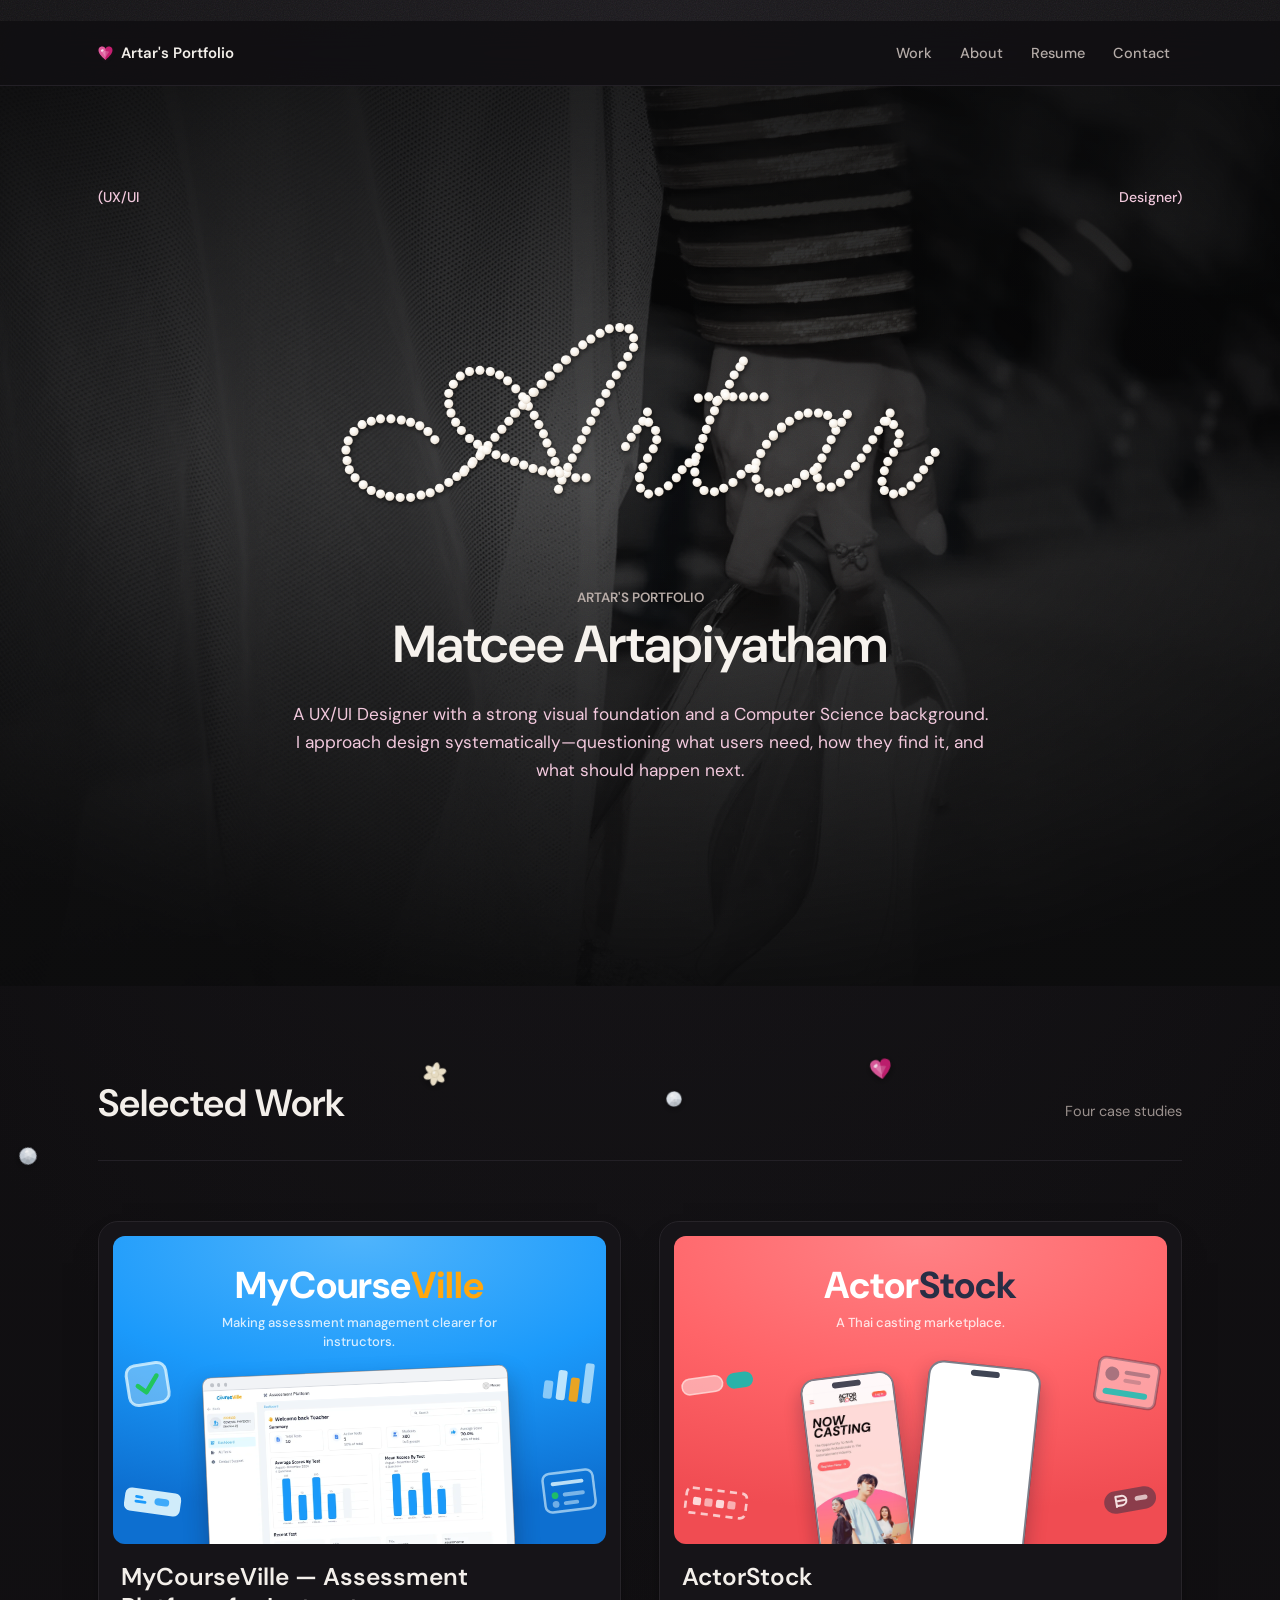
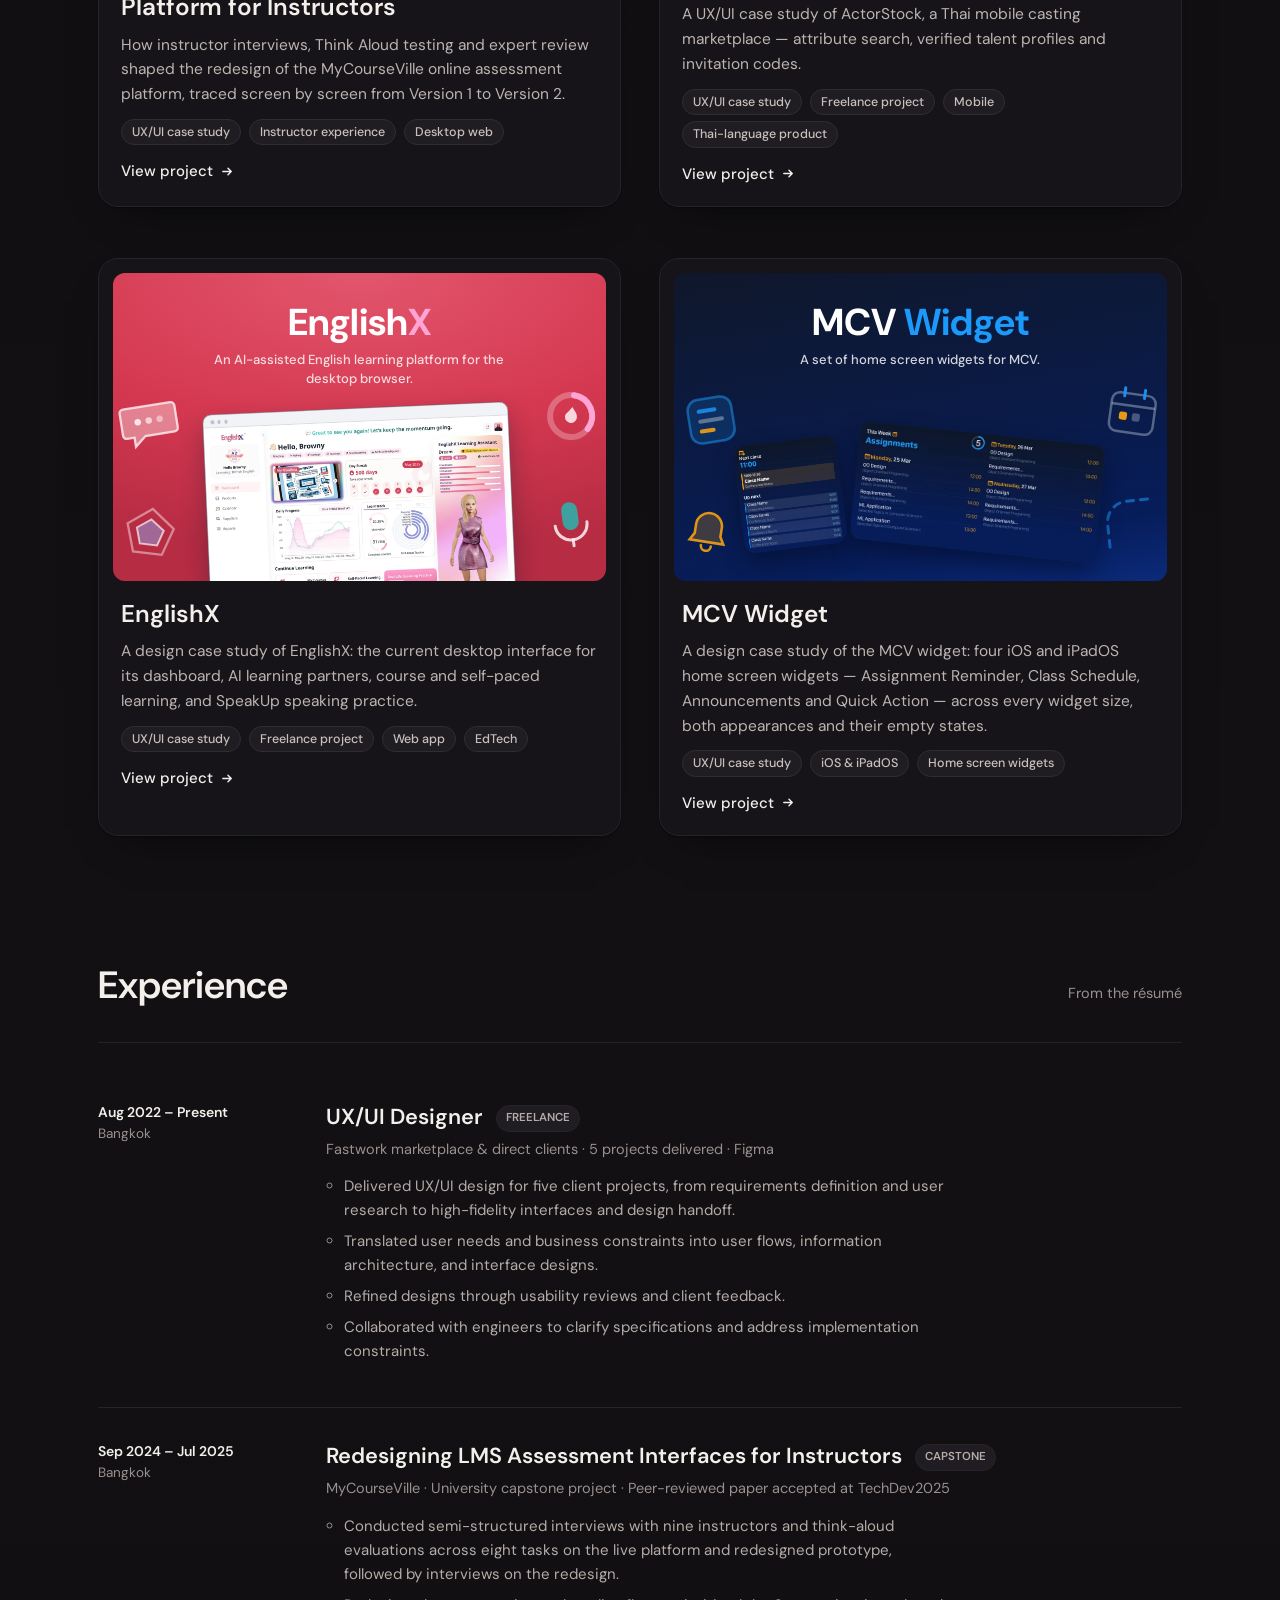
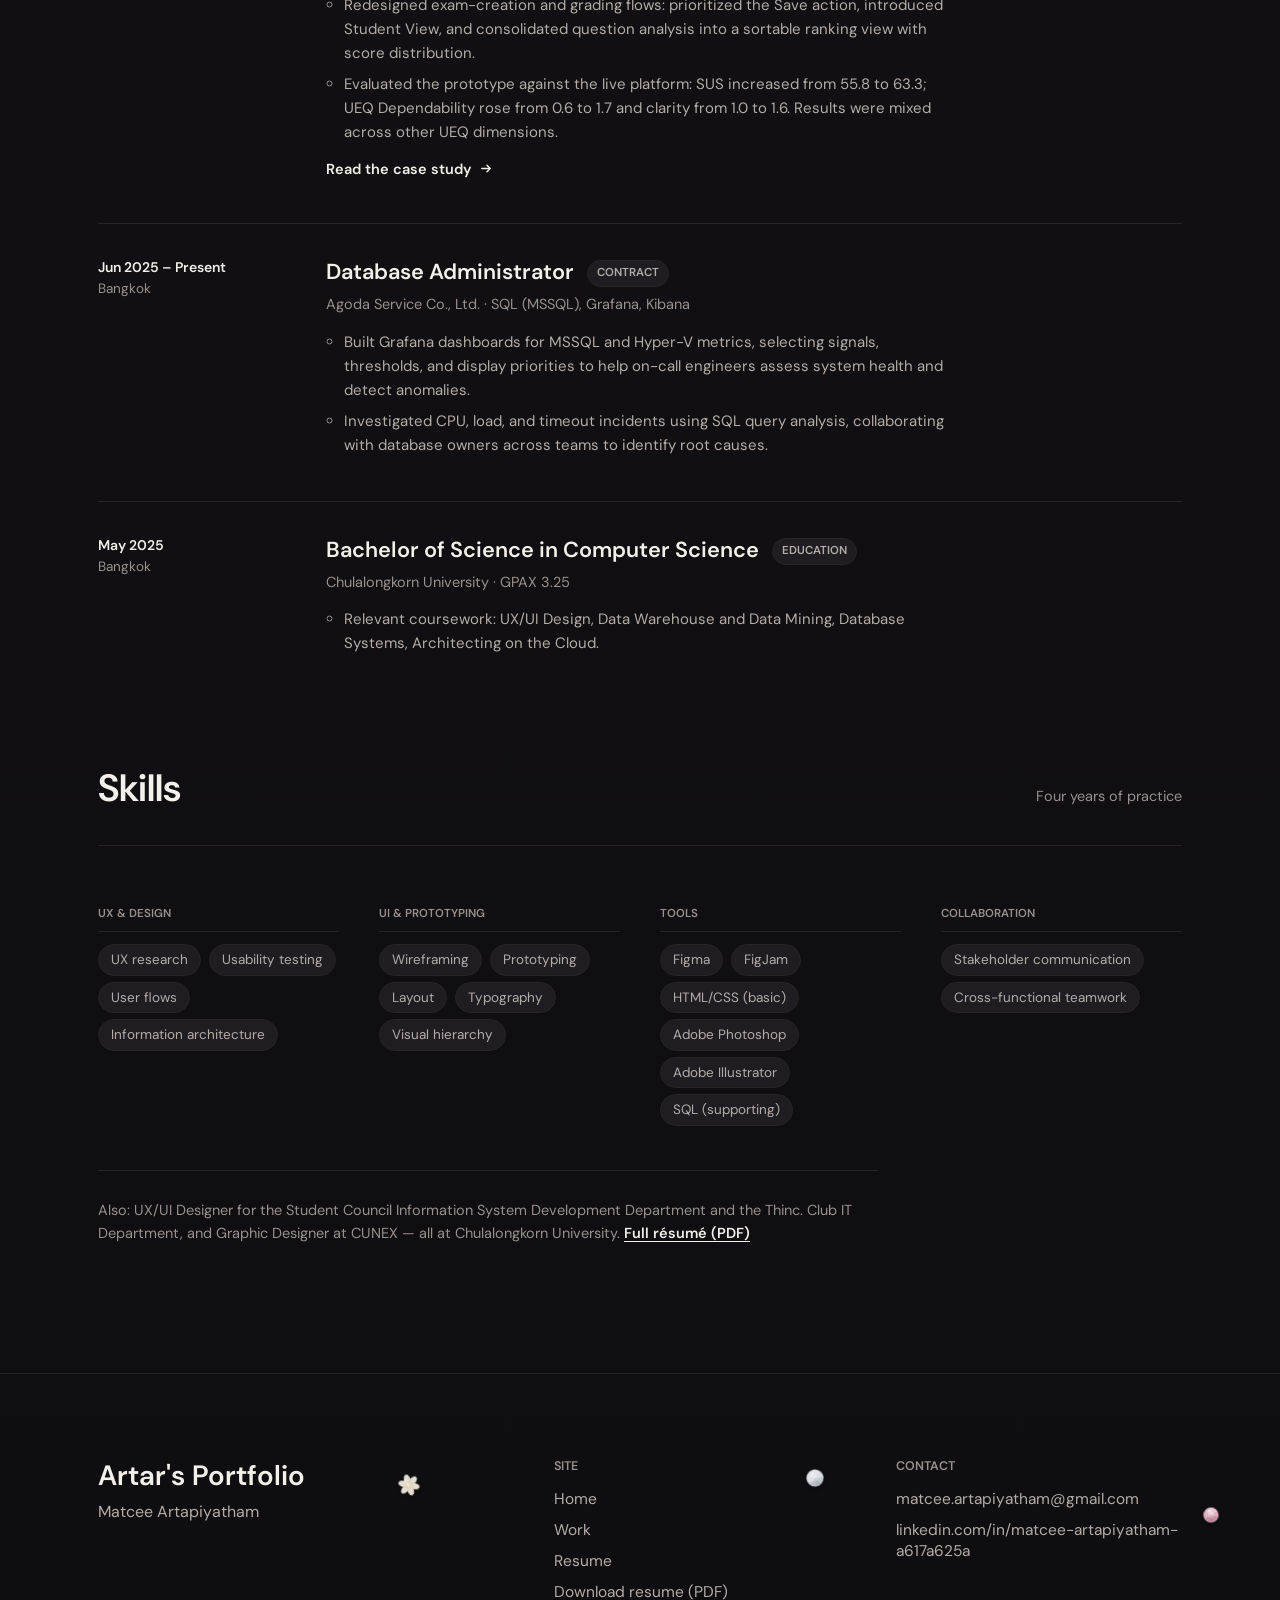
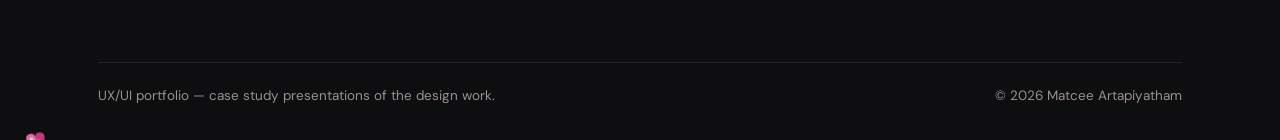
<file: index.html>
<!doctype html>
<html lang="en" class="pf-home-doc">
<head>
<meta charset="utf-8">
<meta name="viewport" content="width=device-width, initial-scale=1">
<title>Artar's Portfolio — Matcee Artapiyatham</title>
<meta name="description" content="UX/UI design portfolio of Matcee Artapiyatham — four case studies: ActorStock, EnglishX, MCV Widget and the MyCourseVille Assessment Platform for instructors.">
<link rel="preconnect" href="https://fonts.googleapis.com">
<link rel="preconnect" href="https://fonts.gstatic.com" crossorigin>
<link rel="stylesheet" href="https://fonts.googleapis.com/css2?family=DM+Sans:opsz,wght@9..40,400;9..40,500;9..40,600;9..40,700&display=swap">
<link rel="stylesheet" href="assets/css/shell.css">
<script>document.documentElement.classList.add('pf-js');</script>
<link rel="icon" href="data:image/svg+xml,<svg xmlns='http://www.w3.org/2000/svg' viewBox='0 0 100 100'><text y='.9em' font-size='90'>✳️</text></svg>">
</head>
<body class="pf-home">

<svg class="pf-gemdefs" aria-hidden="true" focusable="false" xmlns="http://www.w3.org/2000/svg">
  <defs>
  <symbol id="pf-g-daisy" viewBox="0 0 44 44">
    <ellipse cx="22.0" cy="11.5" rx="5.6" ry="9.2" fill="currentColor" stroke="#C9BFA6" stroke-opacity=".45" stroke-width="1" transform="rotate(0 22.0 11.5)"/>
    <ellipse cx="31.1" cy="16.8" rx="5.6" ry="9.2" fill="currentColor" stroke="#C9BFA6" stroke-opacity=".45" stroke-width="1" transform="rotate(60 31.1 16.8)"/>
    <ellipse cx="31.1" cy="27.2" rx="5.6" ry="9.2" fill="currentColor" stroke="#C9BFA6" stroke-opacity=".45" stroke-width="1" transform="rotate(120 31.1 27.2)"/>
    <ellipse cx="22.0" cy="32.5" rx="5.6" ry="9.2" fill="currentColor" stroke="#C9BFA6" stroke-opacity=".45" stroke-width="1" transform="rotate(180 22.0 32.5)"/>
    <ellipse cx="12.9" cy="27.3" rx="5.6" ry="9.2" fill="currentColor" stroke="#C9BFA6" stroke-opacity=".45" stroke-width="1" transform="rotate(240 12.9 27.3)"/>
    <ellipse cx="12.9" cy="16.8" rx="5.6" ry="9.2" fill="currentColor" stroke="#C9BFA6" stroke-opacity=".45" stroke-width="1" transform="rotate(300 12.9 16.8)"/>
    <ellipse cx="18.4" cy="13.6" rx="2.6" ry="4.2" fill="#fff" fill-opacity=".6" transform="rotate(-18 18.4 13.6)"/>
    <circle cx="22" cy="22" r="6.4" fill="#EFE3C8"/>
    <circle cx="22" cy="22" r="6.4" fill="none" stroke="#C2B393" stroke-opacity=".55" stroke-width="1"/>
    <circle cx="19.9" cy="19.9" r="2.1" fill="#fff" fill-opacity=".85"/>
  </symbol>
  <symbol id="pf-g-butterfly" viewBox="0 0 44 36">
    <g>
      <path d="M21 17C17.5 5.5 9 1.5 5.5 6.5 2 11.5 11 16 21 17Z" fill="currentColor" stroke="#B9B2CC" stroke-opacity=".5" stroke-width="1"/>
      <path d="M21 17C18 25.5 12.5 31 8.5 27.5 5 24.5 13 19.5 21 17Z" fill="currentColor" fill-opacity=".82" stroke="#B9B2CC" stroke-opacity=".5" stroke-width="1"/>
      <path d="M17 6.5C13 4 9 3.5 7 6" stroke="#fff" stroke-opacity=".7" stroke-width="1.6" fill="none" stroke-linecap="round"/>
    </g>
    <g transform="translate(44 0) scale(-1 1)">
      <path d="M21 17C17.5 5.5 9 1.5 5.5 6.5 2 11.5 11 16 21 17Z" fill="currentColor" fill-opacity=".9" stroke="#B9B2CC" stroke-opacity=".5" stroke-width="1"/>
      <path d="M21 17C18 25.5 12.5 31 8.5 27.5 5 24.5 13 19.5 21 17Z" fill="currentColor" fill-opacity=".72" stroke="#B9B2CC" stroke-opacity=".5" stroke-width="1"/>
    </g>
    <ellipse cx="22" cy="18" rx="1.7" ry="7" fill="#9C93AE"/>
    <path d="M22 11.5 19 6.5M22 11.5 25 6.5" stroke="#9C93AE" stroke-width="1.2" stroke-linecap="round"/>
  </symbol>
  <symbol id="pf-g-cherries" viewBox="0 0 44 44">
    <path d="M15 31C19 21 22 14 24 8" stroke="#7E5C3A" stroke-width="2" fill="none" stroke-linecap="round"/>
    <path d="M31 33C30 24 27 15 24 8" stroke="#7E5C3A" stroke-width="2" fill="none" stroke-linecap="round"/>
    <path d="M24 8C28 3 35 3 38 6 34 11 27 11 24 8Z" fill="#2E7D4F" stroke="#215B39" stroke-opacity=".7" stroke-width="1"/>
    <circle cx="14" cy="33" r="9" fill="currentColor"/>
    <path d="M14 24a9 9 0 0 0-9 9 9 9 0 0 0 9 9Z" fill="#fff" fill-opacity=".25"/>
    <ellipse cx="10.6" cy="29.4" rx="2.8" ry="1.8" fill="#fff" fill-opacity=".8" transform="rotate(-35 10.6 29.4)"/>
    <circle cx="31" cy="35" r="7.6" fill="currentColor"/>
    <path d="M31 27.4a7.6 7.6 0 0 0-7.6 7.6 7.6 7.6 0 0 0 7.6 7.6Z" fill="#fff" fill-opacity=".22"/>
    <ellipse cx="28.2" cy="31.6" rx="2.3" ry="1.5" fill="#fff" fill-opacity=".75" transform="rotate(-35 28.2 31.6)"/>
  </symbol>
  <symbol id="pf-g-heart" viewBox="0 0 40 38">
    <path d="M20 37C6.2 26 1.5 18.4 1.5 11.6A9.6 9.6 0 0 1 20 7.4 9.6 9.6 0 0 1 38.5 11.6C38.5 18.4 33.8 26 20 37Z" fill="currentColor"/>
    <path d="M20 37C6.2 26 1.5 18.4 1.5 11.6A9.6 9.6 0 0 1 20 7.4Z" fill="#fff" fill-opacity=".26"/>
    <path d="M20 7.4A9.6 9.6 0 0 1 38.5 11.6C38.5 18.4 33.8 26 20 37Z" fill="#000" fill-opacity=".08"/>
    <path d="M20 12.5 30 15.5 20 30 10 15.5Z" fill="#fff" fill-opacity=".22"/>
    <ellipse cx="11.5" cy="12" rx="4.2" ry="2.7" fill="#fff" fill-opacity=".8" transform="rotate(-30 11.5 12)"/>
  </symbol>
  <symbol id="pf-g-round" viewBox="0 0 40 40">
    <circle cx="20" cy="20" r="19" fill="currentColor"/>
    <path d="M20 1 32.4 6.1 20 20Z" fill="#fff" fill-opacity=".5"/>
    <path d="M32.4 6.1 39 20 20 20Z" fill="#fff" fill-opacity=".2"/>
    <path d="M39 20 32.4 33.9 20 20Z" fill="#000" fill-opacity=".09"/>
    <path d="M32.4 33.9 20 39 20 20Z" fill="#000" fill-opacity=".16"/>
    <path d="M20 39 7.6 33.9 20 20Z" fill="#000" fill-opacity=".11"/>
    <path d="M7.6 33.9 1 20 20 20Z" fill="#fff" fill-opacity=".16"/>
    <path d="M1 20 7.6 6.1 20 20Z" fill="#fff" fill-opacity=".3"/>
    <path d="M7.6 6.1 20 1 20 20Z" fill="#fff" fill-opacity=".55"/>
    <circle cx="20" cy="20" r="8" fill="#fff" fill-opacity=".3"/>
    <circle cx="20" cy="20" r="18.4" fill="none" stroke="#A9AEB8" stroke-opacity=".55" stroke-width="1.1"/>
    <ellipse cx="13.6" cy="11.8" rx="4.4" ry="2.6" fill="#fff" fill-opacity=".9" transform="rotate(-38 13.6 11.8)"/>
  </symbol>
  </defs>
</svg>

<a class="pf-skip" href="#main">Skip to content</a>

<!-- ============================ SITE HEADER ============================ -->
<header class="pf-header">
  <div class="pf-header__inner">
    <a class="pf-brand" href="./" aria-current="page"><svg class="pf-brand__gem" viewBox="0 0 40 38" aria-hidden="true" focusable="false"><path d="M20 37C6.2 26 1.5 18.4 1.5 11.6A9.6 9.6 0 0 1 20 7.4 9.6 9.6 0 0 1 38.5 11.6C38.5 18.4 33.8 26 20 37Z" fill="currentColor"/><path d="M20 37C6.2 26 1.5 18.4 1.5 11.6A9.6 9.6 0 0 1 20 7.4Z" fill="#fff" fill-opacity=".26"/><path d="M20 7.4A9.6 9.6 0 0 1 38.5 11.6C38.5 18.4 33.8 26 20 37Z" fill="#000" fill-opacity=".08"/><path d="M20 12.5 30 15.5 20 30 10 15.5Z" fill="#fff" fill-opacity=".22"/><ellipse cx="11.5" cy="12" rx="4.2" ry="2.7" fill="#fff" fill-opacity=".8" transform="rotate(-30 11.5 12)"/></svg><span class="pf-brand__name">Artar's Portfolio</span></a>

    <nav aria-label="Main">
      <ul class="pf-nav">
        <li><a href="#work">Work</a></li>
        <li><a href="#about">About</a></li>
        <li><a href="assets/resume/Matcee-Artapiyatham-Resume-UXUI.pdf" target="_blank" rel="noopener">Resume</a></li>
        <li><a href="#contact">Contact</a></li>
      </ul>
    </nav>

    <button class="pf-menubtn" type="button" data-pf-menu-button aria-expanded="false" aria-controls="pf-menu">
      <span class="pf-menubtn__bars" aria-hidden="true"><span></span><span></span><span></span></span>
      Menu
    </button>
  </div>
</header>

<div class="pf-menu" id="pf-menu" data-pf-menu hidden>
  <nav aria-label="Main, mobile">
    <ul>
      <li><a href="#work">Work</a></li>
      <li><a href="#about">About</a></li>
      <li><a href="assets/resume/Matcee-Artapiyatham-Resume-UXUI.pdf" target="_blank" rel="noopener">Resume</a></li>
      <li><a href="#contact">Contact</a></li>
    </ul>
  </nav>
</div>

<main id="main">

  <!-- ============================ INTRODUCTION ============================ -->
  <section class="pf-intro" id="about">
    <div class="pf-intro__wash" aria-hidden="true"></div>
      <div class="pf-gems" aria-hidden="true">
        <span class="pf-gem" style="--x:5%;--y:5%;--s:30px;--c:#F2E7CE;--r:-8deg;--o:0.96;--t:5.4s;--d:0.0s"><svg aria-hidden="true"><use href="#pf-g-daisy"/></svg></span>
        <span class="pf-gem" style="--x:24%;--y:9%;--s:24px;--c:#D6217A;--r:12deg;--o:0.95;--t:6.2s;--d:0.7s"><svg aria-hidden="true"><use href="#pf-g-heart"/></svg></span>
        <span class="pf-gem" data-drop="sm" style="--x:41%;--y:3%;--s:20px;--c:#DCE3EB;--r:18deg;--o:0.95;--t:5.2s;--d:0.4s"><svg aria-hidden="true"><use href="#pf-g-round"/></svg></span>
        <span class="pf-gem" style="--x:58%;--y:11%;--s:32px;--c:#F7F1E3;--r:6deg;--o:0.96;--t:5.8s;--d:1.4s"><svg aria-hidden="true"><use href="#pf-g-daisy"/></svg></span>
        <span class="pf-gem" data-drop="sm" style="--x:76%;--y:4%;--s:28px;--c:#E6E1F1;--r:-6deg;--o:0.92;--t:5.5s;--d:1.6s"><svg aria-hidden="true"><use href="#pf-g-butterfly"/></svg></span>
        <span class="pf-gem" style="--x:91%;--y:10%;--s:22px;--c:#D6217A;--r:0deg;--o:0.95;--t:6.4s;--d:0.2s"><svg aria-hidden="true"><use href="#pf-g-round"/></svg></span>
        <span class="pf-gem" data-drop="md" style="--x:86%;--y:30%;--s:32px;--c:#E23F8C;--r:-12deg;--o:0.95;--t:5.9s;--d:0.9s"><svg aria-hidden="true"><use href="#pf-g-cherries"/></svg></span>
        <span class="pf-gem" data-drop="md" style="--x:80%;--y:46%;--s:18px;--c:#C9D2DD;--r:-10deg;--o:0.95;--t:5.0s;--d:1.8s"><svg aria-hidden="true"><use href="#pf-g-round"/></svg></span>
        <span class="pf-gem" data-drop="md" style="--x:92%;--y:56%;--s:28px;--c:#F2E7CE;--r:10deg;--o:0.96;--t:5.6s;--d:1.1s"><svg aria-hidden="true"><use href="#pf-g-daisy"/></svg></span>
        <span class="pf-gem" data-drop="md" style="--x:82%;--y:68%;--s:24px;--c:#E6E1F1;--r:8deg;--o:0.92;--t:6.8s;--d:2.9s"><svg aria-hidden="true"><use href="#pf-g-butterfly"/></svg></span>
        <span class="pf-gem" style="--x:8%;--y:88%;--s:24px;--c:#E23F8C;--r:-14deg;--o:0.95;--t:5.7s;--d:2.0s"><svg aria-hidden="true"><use href="#pf-g-heart"/></svg></span>
        <span class="pf-gem" data-drop="sm" style="--x:27%;--y:93%;--s:20px;--c:#DCE3EB;--r:16deg;--o:0.95;--t:6.1s;--d:2.3s"><svg aria-hidden="true"><use href="#pf-g-round"/></svg></span>
        <span class="pf-gem" style="--x:46%;--y:86%;--s:26px;--c:#EDE6DA;--r:-5deg;--o:0.96;--t:6.0s;--d:2.6s"><svg aria-hidden="true"><use href="#pf-g-daisy"/></svg></span>
        <span class="pf-gem" style="--x:67%;--y:92%;--s:22px;--c:#E8A9BE;--r:9deg;--o:0.95;--t:6.3s;--d:0.5s"><svg aria-hidden="true"><use href="#pf-g-round"/></svg></span>
        <span class="pf-gem" data-drop="sm" style="--x:88%;--y:85%;--s:26px;--c:#E6E1F1;--r:22deg;--o:0.92;--t:6.7s;--d:1.7s"><svg aria-hidden="true"><use href="#pf-g-butterfly"/></svg></span>
      </div>
    <div class="pf-wrap">
      <p class="pf-intro__kicker pf-reveal"><span>(UX/UI</span><span>Designer)</span></p>
      <svg class="pf-intro__word pf-reveal" xmlns="http://www.w3.org/2000/svg" viewBox="0 0 2077 860" width="100%" aria-hidden="true" focusable="false">
        <defs>
          <!-- bright field: the bead stays creamy and gets its edge from a narrow
               rim stop plus a warm drop shadow, not from darkening the whole pearl -->
          <radialGradient id="pf-s-pearl" cx="36%" cy="32%" r="76%">
            <stop offset="0%"  stop-color="#ffffff"/>
            <stop offset="46%" stop-color="#fbf7f1"/>
            <stop offset="84%" stop-color="#ece4d9"/>
            <stop offset="93%" stop-color="#d8cbbb"/>
            <stop offset="100%" stop-color="#b6a694"/>
          </radialGradient>
          <radialGradient id="pf-s-glint" cx="50%" cy="50%" r="50%">
            <stop offset="0%" stop-color="#ffffff" stop-opacity=".98"/>
            <stop offset="100%" stop-color="#ffffff" stop-opacity="0"/>
          </radialGradient>
          <filter id="pf-s-shadow" x="-6%" y="-6%" width="112%" height="115%">
            <feDropShadow dx="3" dy="6" stdDeviation="6" flood-color="#000000" flood-opacity=".55"/>
          </filter>
        </defs>
        <g filter="url(#pf-s-shadow)">
      <circle cx="446.7" cy="506.7" r="13.0" fill="url(#pf-s-pearl)"/>
      <circle cx="442.8" cy="502.0" r="4.2" fill="url(#pf-s-glint)"/>
      <circle cx="426.7" cy="483.3" r="13.0" fill="url(#pf-s-pearl)"/>
      <circle cx="422.8" cy="478.7" r="4.2" fill="url(#pf-s-glint)"/>
      <circle cx="403.3" cy="466.7" r="13.0" fill="url(#pf-s-pearl)"/>
      <circle cx="399.4" cy="462.0" r="4.2" fill="url(#pf-s-glint)"/>
      <circle cx="376.7" cy="456.7" r="13.0" fill="url(#pf-s-pearl)"/>
      <circle cx="372.8" cy="452.0" r="4.2" fill="url(#pf-s-glint)"/>
      <circle cx="350.0" cy="450.0" r="13.0" fill="url(#pf-s-pearl)"/>
      <circle cx="346.1" cy="445.3" r="4.2" fill="url(#pf-s-glint)"/>
      <circle cx="320.0" cy="446.7" r="13.0" fill="url(#pf-s-pearl)"/>
      <circle cx="316.1" cy="442.0" r="4.2" fill="url(#pf-s-glint)"/>
      <circle cx="290.0" cy="446.7" r="13.0" fill="url(#pf-s-pearl)"/>
      <circle cx="286.1" cy="442.0" r="4.2" fill="url(#pf-s-glint)"/>
      <circle cx="263.3" cy="453.3" r="13.0" fill="url(#pf-s-pearl)"/>
      <circle cx="259.4" cy="448.7" r="4.2" fill="url(#pf-s-glint)"/>
      <circle cx="236.7" cy="463.3" r="13.0" fill="url(#pf-s-pearl)"/>
      <circle cx="232.8" cy="458.7" r="4.2" fill="url(#pf-s-glint)"/>
      <circle cx="213.3" cy="483.3" r="13.0" fill="url(#pf-s-pearl)"/>
      <circle cx="209.4" cy="478.7" r="4.2" fill="url(#pf-s-glint)"/>
      <circle cx="196.7" cy="510.0" r="13.0" fill="url(#pf-s-pearl)"/>
      <circle cx="192.8" cy="505.3" r="4.2" fill="url(#pf-s-glint)"/>
      <circle cx="190.0" cy="536.7" r="13.0" fill="url(#pf-s-pearl)"/>
      <circle cx="186.1" cy="532.0" r="4.2" fill="url(#pf-s-glint)"/>
      <circle cx="193.3" cy="566.7" r="13.0" fill="url(#pf-s-pearl)"/>
      <circle cx="189.4" cy="562.0" r="4.2" fill="url(#pf-s-glint)"/>
      <circle cx="200.0" cy="593.3" r="13.0" fill="url(#pf-s-pearl)"/>
      <circle cx="196.1" cy="588.7" r="4.2" fill="url(#pf-s-glint)"/>
      <circle cx="216.7" cy="616.7" r="13.0" fill="url(#pf-s-pearl)"/>
      <circle cx="212.8" cy="612.0" r="4.2" fill="url(#pf-s-glint)"/>
      <circle cx="240.0" cy="636.7" r="13.0" fill="url(#pf-s-pearl)"/>
      <circle cx="236.1" cy="632.0" r="4.2" fill="url(#pf-s-glint)"/>
      <circle cx="263.3" cy="653.3" r="13.0" fill="url(#pf-s-pearl)"/>
      <circle cx="259.4" cy="648.7" r="4.2" fill="url(#pf-s-glint)"/>
      <circle cx="290.0" cy="663.3" r="13.0" fill="url(#pf-s-pearl)"/>
      <circle cx="286.1" cy="658.7" r="4.2" fill="url(#pf-s-glint)"/>
      <circle cx="316.7" cy="670.0" r="13.0" fill="url(#pf-s-pearl)"/>
      <circle cx="312.8" cy="665.3" r="4.2" fill="url(#pf-s-glint)"/>
      <circle cx="346.7" cy="673.3" r="13.0" fill="url(#pf-s-pearl)"/>
      <circle cx="342.8" cy="668.7" r="4.2" fill="url(#pf-s-glint)"/>
      <circle cx="376.7" cy="673.3" r="13.0" fill="url(#pf-s-pearl)"/>
      <circle cx="372.8" cy="668.7" r="4.2" fill="url(#pf-s-glint)"/>
      <circle cx="406.7" cy="666.7" r="13.0" fill="url(#pf-s-pearl)"/>
      <circle cx="402.8" cy="662.0" r="4.2" fill="url(#pf-s-glint)"/>
      <circle cx="433.3" cy="660.0" r="13.0" fill="url(#pf-s-pearl)"/>
      <circle cx="429.4" cy="655.3" r="4.2" fill="url(#pf-s-glint)"/>
      <circle cx="460.0" cy="646.7" r="13.0" fill="url(#pf-s-pearl)"/>
      <circle cx="456.1" cy="642.0" r="4.2" fill="url(#pf-s-glint)"/>
      <circle cx="486.7" cy="630.0" r="13.0" fill="url(#pf-s-pearl)"/>
      <circle cx="482.8" cy="625.3" r="4.2" fill="url(#pf-s-glint)"/>
      <circle cx="510.0" cy="613.3" r="13.0" fill="url(#pf-s-pearl)"/>
      <circle cx="506.1" cy="608.7" r="4.2" fill="url(#pf-s-glint)"/>
      <circle cx="533.3" cy="593.3" r="13.0" fill="url(#pf-s-pearl)"/>
      <circle cx="529.4" cy="588.7" r="4.2" fill="url(#pf-s-glint)"/>
      <circle cx="556.7" cy="570.0" r="13.0" fill="url(#pf-s-pearl)"/>
      <circle cx="552.8" cy="565.3" r="4.2" fill="url(#pf-s-glint)"/>
      <circle cx="580.0" cy="546.7" r="13.0" fill="url(#pf-s-pearl)"/>
      <circle cx="576.1" cy="542.0" r="4.2" fill="url(#pf-s-glint)"/>
      <circle cx="600.0" cy="523.3" r="13.0" fill="url(#pf-s-pearl)"/>
      <circle cx="596.1" cy="518.7" r="4.2" fill="url(#pf-s-glint)"/>
      <circle cx="620.0" cy="500.0" r="13.0" fill="url(#pf-s-pearl)"/>
      <circle cx="616.1" cy="495.3" r="4.2" fill="url(#pf-s-glint)"/>
      <circle cx="640.0" cy="476.7" r="13.0" fill="url(#pf-s-pearl)"/>
      <circle cx="636.1" cy="472.0" r="4.2" fill="url(#pf-s-glint)"/>
      <circle cx="660.0" cy="453.3" r="13.0" fill="url(#pf-s-pearl)"/>
      <circle cx="656.1" cy="448.7" r="4.2" fill="url(#pf-s-glint)"/>
      <circle cx="680.0" cy="430.0" r="13.0" fill="url(#pf-s-pearl)"/>
      <circle cx="676.1" cy="425.3" r="4.2" fill="url(#pf-s-glint)"/>
      <circle cx="703.3" cy="406.7" r="13.0" fill="url(#pf-s-pearl)"/>
      <circle cx="699.4" cy="402.0" r="4.2" fill="url(#pf-s-glint)"/>
      <circle cx="700.0" cy="383.3" r="13.0" fill="url(#pf-s-pearl)"/>
      <circle cx="696.1" cy="378.7" r="4.2" fill="url(#pf-s-glint)"/>
      <circle cx="680.0" cy="360.0" r="13.0" fill="url(#pf-s-pearl)"/>
      <circle cx="676.1" cy="355.3" r="4.2" fill="url(#pf-s-glint)"/>
      <circle cx="656.7" cy="336.7" r="13.0" fill="url(#pf-s-pearl)"/>
      <circle cx="652.8" cy="332.0" r="4.2" fill="url(#pf-s-glint)"/>
      <circle cx="633.3" cy="320.0" r="13.0" fill="url(#pf-s-pearl)"/>
      <circle cx="629.4" cy="315.3" r="4.2" fill="url(#pf-s-glint)"/>
      <circle cx="606.7" cy="310.0" r="13.0" fill="url(#pf-s-pearl)"/>
      <circle cx="602.8" cy="305.3" r="4.2" fill="url(#pf-s-glint)"/>
      <circle cx="576.7" cy="306.7" r="13.0" fill="url(#pf-s-pearl)"/>
      <circle cx="572.8" cy="302.0" r="4.2" fill="url(#pf-s-glint)"/>
      <circle cx="546.7" cy="310.0" r="13.0" fill="url(#pf-s-pearl)"/>
      <circle cx="542.8" cy="305.3" r="4.2" fill="url(#pf-s-glint)"/>
      <circle cx="520.0" cy="323.3" r="13.0" fill="url(#pf-s-pearl)"/>
      <circle cx="516.1" cy="318.7" r="4.2" fill="url(#pf-s-glint)"/>
      <circle cx="500.0" cy="346.7" r="13.0" fill="url(#pf-s-pearl)"/>
      <circle cx="496.1" cy="342.0" r="4.2" fill="url(#pf-s-glint)"/>
      <circle cx="486.7" cy="373.3" r="13.0" fill="url(#pf-s-pearl)"/>
      <circle cx="482.8" cy="368.7" r="4.2" fill="url(#pf-s-glint)"/>
      <circle cx="486.7" cy="403.3" r="13.0" fill="url(#pf-s-pearl)"/>
      <circle cx="482.8" cy="398.7" r="4.2" fill="url(#pf-s-glint)"/>
      <circle cx="493.3" cy="430.0" r="13.0" fill="url(#pf-s-pearl)"/>
      <circle cx="489.4" cy="425.3" r="4.2" fill="url(#pf-s-glint)"/>
      <circle cx="506.7" cy="456.7" r="13.0" fill="url(#pf-s-pearl)"/>
      <circle cx="502.8" cy="452.0" r="4.2" fill="url(#pf-s-glint)"/>
      <circle cx="523.3" cy="480.0" r="13.0" fill="url(#pf-s-pearl)"/>
      <circle cx="519.4" cy="475.3" r="4.2" fill="url(#pf-s-glint)"/>
      <circle cx="546.7" cy="503.3" r="13.0" fill="url(#pf-s-pearl)"/>
      <circle cx="542.8" cy="498.7" r="4.2" fill="url(#pf-s-glint)"/>
      <circle cx="570.0" cy="520.0" r="13.0" fill="url(#pf-s-pearl)"/>
      <circle cx="566.1" cy="515.3" r="4.2" fill="url(#pf-s-glint)"/>
      <circle cx="583.3" cy="536.7" r="13.0" fill="url(#pf-s-pearl)"/>
      <circle cx="579.4" cy="532.0" r="4.2" fill="url(#pf-s-glint)"/>
      <circle cx="803.3" cy="650.0" r="13.0" fill="url(#pf-s-pearl)"/>
      <circle cx="799.4" cy="645.3" r="4.2" fill="url(#pf-s-glint)"/>
      <circle cx="813.3" cy="623.3" r="13.0" fill="url(#pf-s-pearl)"/>
      <circle cx="809.4" cy="618.7" r="4.2" fill="url(#pf-s-glint)"/>
      <circle cx="803.3" cy="596.7" r="13.0" fill="url(#pf-s-pearl)"/>
      <circle cx="799.4" cy="592.0" r="4.2" fill="url(#pf-s-glint)"/>
      <circle cx="793.3" cy="570.0" r="13.0" fill="url(#pf-s-pearl)"/>
      <circle cx="789.4" cy="565.3" r="4.2" fill="url(#pf-s-glint)"/>
      <circle cx="783.3" cy="543.3" r="13.0" fill="url(#pf-s-pearl)"/>
      <circle cx="779.4" cy="538.7" r="4.2" fill="url(#pf-s-glint)"/>
      <circle cx="770.0" cy="516.7" r="13.0" fill="url(#pf-s-pearl)"/>
      <circle cx="766.1" cy="512.0" r="4.2" fill="url(#pf-s-glint)"/>
      <circle cx="760.0" cy="490.0" r="13.0" fill="url(#pf-s-pearl)"/>
      <circle cx="756.1" cy="485.3" r="4.2" fill="url(#pf-s-glint)"/>
      <circle cx="746.7" cy="463.3" r="13.0" fill="url(#pf-s-pearl)"/>
      <circle cx="742.8" cy="458.7" r="4.2" fill="url(#pf-s-glint)"/>
      <circle cx="733.3" cy="436.7" r="13.0" fill="url(#pf-s-pearl)"/>
      <circle cx="729.4" cy="432.0" r="4.2" fill="url(#pf-s-glint)"/>
      <circle cx="716.7" cy="410.0" r="13.0" fill="url(#pf-s-pearl)"/>
      <circle cx="712.8" cy="405.3" r="4.2" fill="url(#pf-s-glint)"/>
      <circle cx="883.3" cy="616.7" r="13.0" fill="url(#pf-s-pearl)"/>
      <circle cx="879.4" cy="612.0" r="4.2" fill="url(#pf-s-glint)"/>
      <circle cx="853.3" cy="616.7" r="13.0" fill="url(#pf-s-pearl)"/>
      <circle cx="849.4" cy="612.0" r="4.2" fill="url(#pf-s-glint)"/>
      <circle cx="826.7" cy="603.3" r="13.0" fill="url(#pf-s-pearl)"/>
      <circle cx="822.8" cy="598.7" r="4.2" fill="url(#pf-s-glint)"/>
      <circle cx="996.7" cy="526.7" r="13.0" fill="url(#pf-s-pearl)"/>
      <circle cx="992.8" cy="522.0" r="4.2" fill="url(#pf-s-glint)"/>
      <circle cx="1013.3" cy="500.0" r="13.0" fill="url(#pf-s-pearl)"/>
      <circle cx="1009.4" cy="495.3" r="4.2" fill="url(#pf-s-glint)"/>
      <circle cx="1030.0" cy="476.7" r="13.0" fill="url(#pf-s-pearl)"/>
      <circle cx="1026.1" cy="472.0" r="4.2" fill="url(#pf-s-glint)"/>
      <circle cx="1046.7" cy="453.3" r="13.0" fill="url(#pf-s-pearl)"/>
      <circle cx="1042.8" cy="448.7" r="4.2" fill="url(#pf-s-glint)"/>
      <circle cx="1060.0" cy="426.7" r="13.0" fill="url(#pf-s-pearl)"/>
      <circle cx="1056.1" cy="422.0" r="4.2" fill="url(#pf-s-glint)"/>
      <circle cx="1206.7" cy="386.7" r="13.0" fill="url(#pf-s-pearl)"/>
      <circle cx="1202.8" cy="382.0" r="4.2" fill="url(#pf-s-glint)"/>
      <circle cx="1236.7" cy="383.3" r="13.0" fill="url(#pf-s-pearl)"/>
      <circle cx="1232.8" cy="378.7" r="4.2" fill="url(#pf-s-glint)"/>
      <circle cx="1263.3" cy="393.3" r="13.0" fill="url(#pf-s-pearl)"/>
      <circle cx="1259.4" cy="388.7" r="4.2" fill="url(#pf-s-glint)"/>
      <circle cx="1283.3" cy="373.3" r="13.0" fill="url(#pf-s-pearl)"/>
      <circle cx="1279.4" cy="368.7" r="4.2" fill="url(#pf-s-glint)"/>
      <circle cx="1296.7" cy="346.7" r="13.0" fill="url(#pf-s-pearl)"/>
      <circle cx="1292.8" cy="342.0" r="4.2" fill="url(#pf-s-glint)"/>
      <circle cx="1310.0" cy="320.0" r="13.0" fill="url(#pf-s-pearl)"/>
      <circle cx="1306.1" cy="315.3" r="4.2" fill="url(#pf-s-glint)"/>
      <circle cx="1326.7" cy="296.7" r="13.0" fill="url(#pf-s-pearl)"/>
      <circle cx="1322.8" cy="292.0" r="4.2" fill="url(#pf-s-glint)"/>
      <circle cx="1336.7" cy="280.0" r="13.0" fill="url(#pf-s-pearl)"/>
      <circle cx="1332.8" cy="275.3" r="4.2" fill="url(#pf-s-glint)"/>
      <circle cx="1396.7" cy="383.3" r="13.0" fill="url(#pf-s-pearl)"/>
      <circle cx="1392.8" cy="378.7" r="4.2" fill="url(#pf-s-glint)"/>
      <circle cx="1366.7" cy="383.3" r="13.0" fill="url(#pf-s-pearl)"/>
      <circle cx="1362.8" cy="378.7" r="4.2" fill="url(#pf-s-glint)"/>
      <circle cx="1336.7" cy="383.3" r="13.0" fill="url(#pf-s-pearl)"/>
      <circle cx="1332.8" cy="378.7" r="4.2" fill="url(#pf-s-glint)"/>
      <circle cx="1306.7" cy="383.3" r="13.0" fill="url(#pf-s-pearl)"/>
      <circle cx="1302.8" cy="378.7" r="4.2" fill="url(#pf-s-glint)"/>
      <circle cx="1286.7" cy="380.0" r="13.0" fill="url(#pf-s-pearl)"/>
      <circle cx="1282.8" cy="375.3" r="4.2" fill="url(#pf-s-glint)"/>
      <circle cx="1636.7" cy="433.3" r="13.0" fill="url(#pf-s-pearl)"/>
      <circle cx="1632.8" cy="428.7" r="4.2" fill="url(#pf-s-glint)"/>
      <circle cx="1620.0" cy="456.7" r="13.0" fill="url(#pf-s-pearl)"/>
      <circle cx="1616.1" cy="452.0" r="4.2" fill="url(#pf-s-glint)"/>
      <circle cx="1603.3" cy="480.0" r="13.0" fill="url(#pf-s-pearl)"/>
      <circle cx="1599.4" cy="475.3" r="4.2" fill="url(#pf-s-glint)"/>
      <circle cx="1590.0" cy="506.7" r="13.0" fill="url(#pf-s-pearl)"/>
      <circle cx="1586.1" cy="502.0" r="4.2" fill="url(#pf-s-glint)"/>
      <circle cx="1576.7" cy="533.3" r="13.0" fill="url(#pf-s-pearl)"/>
      <circle cx="1572.8" cy="528.7" r="4.2" fill="url(#pf-s-glint)"/>
      <circle cx="1563.3" cy="560.0" r="13.0" fill="url(#pf-s-pearl)"/>
      <circle cx="1559.4" cy="555.3" r="4.2" fill="url(#pf-s-glint)"/>
      <circle cx="1550.0" cy="586.7" r="13.0" fill="url(#pf-s-pearl)"/>
      <circle cx="1546.1" cy="582.0" r="4.2" fill="url(#pf-s-glint)"/>
      <circle cx="1550.0" cy="616.7" r="13.0" fill="url(#pf-s-pearl)"/>
      <circle cx="1546.1" cy="612.0" r="4.2" fill="url(#pf-s-glint)"/>
      <circle cx="1560.0" cy="643.3" r="13.0" fill="url(#pf-s-pearl)"/>
      <circle cx="1556.1" cy="638.7" r="4.2" fill="url(#pf-s-glint)"/>
      <circle cx="1590.0" cy="643.3" r="13.0" fill="url(#pf-s-pearl)"/>
      <circle cx="1586.1" cy="638.7" r="4.2" fill="url(#pf-s-glint)"/>
      <circle cx="1616.7" cy="630.0" r="13.0" fill="url(#pf-s-pearl)"/>
      <circle cx="1612.8" cy="625.3" r="4.2" fill="url(#pf-s-glint)"/>
      <circle cx="1640.0" cy="606.7" r="13.0" fill="url(#pf-s-pearl)"/>
      <circle cx="1636.1" cy="602.0" r="4.2" fill="url(#pf-s-glint)"/>
      <circle cx="1660.0" cy="583.3" r="13.0" fill="url(#pf-s-pearl)"/>
      <circle cx="1656.1" cy="578.7" r="4.2" fill="url(#pf-s-glint)"/>
      <circle cx="1676.7" cy="560.0" r="13.0" fill="url(#pf-s-pearl)"/>
      <circle cx="1672.8" cy="555.3" r="4.2" fill="url(#pf-s-glint)"/>
      <circle cx="1693.3" cy="533.3" r="13.0" fill="url(#pf-s-pearl)"/>
      <circle cx="1689.4" cy="528.7" r="4.2" fill="url(#pf-s-glint)"/>
      <circle cx="1710.0" cy="506.7" r="13.0" fill="url(#pf-s-pearl)"/>
      <circle cx="1706.1" cy="502.0" r="4.2" fill="url(#pf-s-glint)"/>
      <circle cx="1726.7" cy="480.0" r="13.0" fill="url(#pf-s-pearl)"/>
      <circle cx="1722.8" cy="475.3" r="4.2" fill="url(#pf-s-glint)"/>
      <circle cx="1743.3" cy="453.3" r="13.0" fill="url(#pf-s-pearl)"/>
      <circle cx="1739.4" cy="448.7" r="4.2" fill="url(#pf-s-glint)"/>
      <circle cx="1760.0" cy="430.0" r="13.0" fill="url(#pf-s-pearl)"/>
      <circle cx="1756.1" cy="425.3" r="4.2" fill="url(#pf-s-glint)"/>
      <circle cx="1890.0" cy="543.3" r="13.0" fill="url(#pf-s-pearl)"/>
      <circle cx="1886.1" cy="538.7" r="4.2" fill="url(#pf-s-glint)"/>
      <circle cx="1873.3" cy="566.7" r="13.0" fill="url(#pf-s-pearl)"/>
      <circle cx="1869.4" cy="562.0" r="4.2" fill="url(#pf-s-glint)"/>
      <circle cx="1856.7" cy="593.3" r="13.0" fill="url(#pf-s-pearl)"/>
      <circle cx="1852.8" cy="588.7" r="4.2" fill="url(#pf-s-glint)"/>
      <circle cx="1840.0" cy="616.7" r="13.0" fill="url(#pf-s-pearl)"/>
      <circle cx="1836.1" cy="612.0" r="4.2" fill="url(#pf-s-glint)"/>
      <circle cx="1820.0" cy="640.0" r="13.0" fill="url(#pf-s-pearl)"/>
      <circle cx="1816.1" cy="635.3" r="4.2" fill="url(#pf-s-glint)"/>
      <circle cx="1796.7" cy="656.7" r="13.0" fill="url(#pf-s-pearl)"/>
      <circle cx="1792.8" cy="652.0" r="4.2" fill="url(#pf-s-glint)"/>
      <circle cx="1770.0" cy="663.3" r="13.0" fill="url(#pf-s-pearl)"/>
      <circle cx="1766.1" cy="658.7" r="4.2" fill="url(#pf-s-glint)"/>
      <circle cx="1743.3" cy="653.3" r="13.0" fill="url(#pf-s-pearl)"/>
      <circle cx="1739.4" cy="648.7" r="4.2" fill="url(#pf-s-glint)"/>
      <circle cx="1736.7" cy="626.7" r="13.0" fill="url(#pf-s-pearl)"/>
      <circle cx="1732.8" cy="622.0" r="4.2" fill="url(#pf-s-glint)"/>
      <circle cx="1743.3" cy="596.7" r="13.0" fill="url(#pf-s-pearl)"/>
      <circle cx="1739.4" cy="592.0" r="4.2" fill="url(#pf-s-glint)"/>
      <circle cx="1753.3" cy="570.0" r="13.0" fill="url(#pf-s-pearl)"/>
      <circle cx="1749.4" cy="565.3" r="4.2" fill="url(#pf-s-glint)"/>
      <circle cx="1770.0" cy="543.3" r="13.0" fill="url(#pf-s-pearl)"/>
      <circle cx="1766.1" cy="538.7" r="4.2" fill="url(#pf-s-glint)"/>
      <circle cx="1783.3" cy="516.7" r="13.0" fill="url(#pf-s-pearl)"/>
      <circle cx="1779.4" cy="512.0" r="4.2" fill="url(#pf-s-glint)"/>
      <circle cx="1786.7" cy="490.0" r="13.0" fill="url(#pf-s-pearl)"/>
      <circle cx="1782.8" cy="485.3" r="4.2" fill="url(#pf-s-glint)"/>
      <circle cx="1770.0" cy="463.3" r="13.0" fill="url(#pf-s-pearl)"/>
      <circle cx="1766.1" cy="458.7" r="4.2" fill="url(#pf-s-glint)"/>
      <circle cx="1750.0" cy="453.3" r="13.0" fill="url(#pf-s-pearl)"/>
      <circle cx="1746.1" cy="448.7" r="4.2" fill="url(#pf-s-glint)"/>
      <circle cx="530.0" cy="600.0" r="13.0" fill="url(#pf-s-pearl)"/>
      <circle cx="526.1" cy="595.3" r="4.2" fill="url(#pf-s-glint)"/>
      <circle cx="553.3" cy="576.7" r="13.0" fill="url(#pf-s-pearl)"/>
      <circle cx="549.4" cy="572.0" r="4.2" fill="url(#pf-s-glint)"/>
      <circle cx="576.7" cy="553.3" r="13.0" fill="url(#pf-s-pearl)"/>
      <circle cx="572.8" cy="548.7" r="4.2" fill="url(#pf-s-glint)"/>
      <circle cx="596.7" cy="536.7" r="13.0" fill="url(#pf-s-pearl)"/>
      <circle cx="592.8" cy="532.0" r="4.2" fill="url(#pf-s-glint)"/>
      <circle cx="623.3" cy="550.0" r="13.0" fill="url(#pf-s-pearl)"/>
      <circle cx="619.4" cy="545.3" r="4.2" fill="url(#pf-s-glint)"/>
      <circle cx="650.0" cy="560.0" r="13.0" fill="url(#pf-s-pearl)"/>
      <circle cx="646.1" cy="555.3" r="4.2" fill="url(#pf-s-glint)"/>
      <circle cx="676.7" cy="570.0" r="13.0" fill="url(#pf-s-pearl)"/>
      <circle cx="672.8" cy="565.3" r="4.2" fill="url(#pf-s-glint)"/>
      <circle cx="703.3" cy="580.0" r="13.0" fill="url(#pf-s-pearl)"/>
      <circle cx="699.4" cy="575.3" r="4.2" fill="url(#pf-s-glint)"/>
      <circle cx="730.0" cy="590.0" r="13.0" fill="url(#pf-s-pearl)"/>
      <circle cx="726.1" cy="585.3" r="4.2" fill="url(#pf-s-glint)"/>
      <circle cx="756.7" cy="596.7" r="13.0" fill="url(#pf-s-pearl)"/>
      <circle cx="752.8" cy="592.0" r="4.2" fill="url(#pf-s-glint)"/>
      <circle cx="783.3" cy="603.3" r="13.0" fill="url(#pf-s-pearl)"/>
      <circle cx="779.4" cy="598.7" r="4.2" fill="url(#pf-s-glint)"/>
      <circle cx="806.7" cy="603.3" r="13.0" fill="url(#pf-s-pearl)"/>
      <circle cx="802.8" cy="598.7" r="4.2" fill="url(#pf-s-glint)"/>
      <circle cx="676.7" cy="430.0" r="13.0" fill="url(#pf-s-pearl)"/>
      <circle cx="672.8" cy="425.3" r="4.2" fill="url(#pf-s-glint)"/>
      <circle cx="700.0" cy="406.7" r="13.0" fill="url(#pf-s-pearl)"/>
      <circle cx="696.1" cy="402.0" r="4.2" fill="url(#pf-s-glint)"/>
      <circle cx="710.0" cy="390.0" r="13.0" fill="url(#pf-s-pearl)"/>
      <circle cx="706.1" cy="385.3" r="4.2" fill="url(#pf-s-glint)"/>
      <circle cx="733.3" cy="370.0" r="13.0" fill="url(#pf-s-pearl)"/>
      <circle cx="729.4" cy="365.3" r="4.2" fill="url(#pf-s-glint)"/>
      <circle cx="756.7" cy="346.7" r="13.0" fill="url(#pf-s-pearl)"/>
      <circle cx="752.8" cy="342.0" r="4.2" fill="url(#pf-s-glint)"/>
      <circle cx="780.0" cy="323.3" r="13.0" fill="url(#pf-s-pearl)"/>
      <circle cx="776.1" cy="318.7" r="4.2" fill="url(#pf-s-glint)"/>
      <circle cx="803.3" cy="300.0" r="13.0" fill="url(#pf-s-pearl)"/>
      <circle cx="799.4" cy="295.3" r="4.2" fill="url(#pf-s-glint)"/>
      <circle cx="826.7" cy="276.7" r="13.0" fill="url(#pf-s-pearl)"/>
      <circle cx="822.8" cy="272.0" r="4.2" fill="url(#pf-s-glint)"/>
      <circle cx="850.0" cy="253.3" r="13.0" fill="url(#pf-s-pearl)"/>
      <circle cx="846.1" cy="248.7" r="4.2" fill="url(#pf-s-glint)"/>
      <circle cx="873.3" cy="233.3" r="13.0" fill="url(#pf-s-pearl)"/>
      <circle cx="869.4" cy="228.7" r="4.2" fill="url(#pf-s-glint)"/>
      <circle cx="896.7" cy="216.7" r="13.0" fill="url(#pf-s-pearl)"/>
      <circle cx="892.8" cy="212.0" r="4.2" fill="url(#pf-s-glint)"/>
      <circle cx="923.3" cy="200.0" r="13.0" fill="url(#pf-s-pearl)"/>
      <circle cx="919.4" cy="195.3" r="4.2" fill="url(#pf-s-glint)"/>
      <circle cx="950.0" cy="186.7" r="13.0" fill="url(#pf-s-pearl)"/>
      <circle cx="946.1" cy="182.0" r="4.2" fill="url(#pf-s-glint)"/>
      <circle cx="980.0" cy="183.3" r="13.0" fill="url(#pf-s-pearl)"/>
      <circle cx="976.1" cy="178.7" r="4.2" fill="url(#pf-s-glint)"/>
      <circle cx="1006.7" cy="186.7" r="13.0" fill="url(#pf-s-pearl)"/>
      <circle cx="1002.8" cy="182.0" r="4.2" fill="url(#pf-s-glint)"/>
      <circle cx="1020.0" cy="213.3" r="13.0" fill="url(#pf-s-pearl)"/>
      <circle cx="1016.1" cy="208.7" r="4.2" fill="url(#pf-s-glint)"/>
      <circle cx="1020.0" cy="240.0" r="13.0" fill="url(#pf-s-pearl)"/>
      <circle cx="1016.1" cy="235.3" r="4.2" fill="url(#pf-s-glint)"/>
      <circle cx="1003.3" cy="266.7" r="13.0" fill="url(#pf-s-pearl)"/>
      <circle cx="999.4" cy="262.0" r="4.2" fill="url(#pf-s-glint)"/>
      <circle cx="986.7" cy="293.3" r="13.0" fill="url(#pf-s-pearl)"/>
      <circle cx="982.8" cy="288.7" r="4.2" fill="url(#pf-s-glint)"/>
      <circle cx="970.0" cy="320.0" r="13.0" fill="url(#pf-s-pearl)"/>
      <circle cx="966.1" cy="315.3" r="4.2" fill="url(#pf-s-glint)"/>
      <circle cx="953.3" cy="346.7" r="13.0" fill="url(#pf-s-pearl)"/>
      <circle cx="949.4" cy="342.0" r="4.2" fill="url(#pf-s-glint)"/>
      <circle cx="940.0" cy="373.3" r="13.0" fill="url(#pf-s-pearl)"/>
      <circle cx="936.1" cy="368.7" r="4.2" fill="url(#pf-s-glint)"/>
      <circle cx="923.3" cy="400.0" r="13.0" fill="url(#pf-s-pearl)"/>
      <circle cx="919.4" cy="395.3" r="4.2" fill="url(#pf-s-glint)"/>
      <circle cx="910.0" cy="426.7" r="13.0" fill="url(#pf-s-pearl)"/>
      <circle cx="906.1" cy="422.0" r="4.2" fill="url(#pf-s-glint)"/>
      <circle cx="896.7" cy="453.3" r="13.0" fill="url(#pf-s-pearl)"/>
      <circle cx="892.8" cy="448.7" r="4.2" fill="url(#pf-s-glint)"/>
      <circle cx="883.3" cy="480.0" r="13.0" fill="url(#pf-s-pearl)"/>
      <circle cx="879.4" cy="475.3" r="4.2" fill="url(#pf-s-glint)"/>
      <circle cx="870.0" cy="506.7" r="13.0" fill="url(#pf-s-pearl)"/>
      <circle cx="866.1" cy="502.0" r="4.2" fill="url(#pf-s-glint)"/>
      <circle cx="856.7" cy="533.3" r="13.0" fill="url(#pf-s-pearl)"/>
      <circle cx="852.8" cy="528.7" r="4.2" fill="url(#pf-s-glint)"/>
      <circle cx="843.3" cy="560.0" r="13.0" fill="url(#pf-s-pearl)"/>
      <circle cx="839.4" cy="555.3" r="4.2" fill="url(#pf-s-glint)"/>
      <circle cx="830.0" cy="586.7" r="13.0" fill="url(#pf-s-pearl)"/>
      <circle cx="826.1" cy="582.0" r="4.2" fill="url(#pf-s-glint)"/>
      <circle cx="730.0" cy="370.0" r="13.0" fill="url(#pf-s-pearl)"/>
      <circle cx="726.1" cy="365.3" r="4.2" fill="url(#pf-s-glint)"/>
      <circle cx="753.3" cy="346.7" r="13.0" fill="url(#pf-s-pearl)"/>
      <circle cx="749.4" cy="342.0" r="4.2" fill="url(#pf-s-glint)"/>
      <circle cx="776.7" cy="323.3" r="13.0" fill="url(#pf-s-pearl)"/>
      <circle cx="772.8" cy="318.7" r="4.2" fill="url(#pf-s-glint)"/>
      <circle cx="800.0" cy="300.0" r="13.0" fill="url(#pf-s-pearl)"/>
      <circle cx="796.1" cy="295.3" r="4.2" fill="url(#pf-s-glint)"/>
      <circle cx="823.3" cy="276.7" r="13.0" fill="url(#pf-s-pearl)"/>
      <circle cx="819.4" cy="272.0" r="4.2" fill="url(#pf-s-glint)"/>
      <circle cx="1036.7" cy="613.3" r="13.0" fill="url(#pf-s-pearl)"/>
      <circle cx="1032.8" cy="608.7" r="4.2" fill="url(#pf-s-glint)"/>
      <circle cx="1046.7" cy="586.7" r="13.0" fill="url(#pf-s-pearl)"/>
      <circle cx="1042.8" cy="582.0" r="4.2" fill="url(#pf-s-glint)"/>
      <circle cx="1060.0" cy="560.0" r="13.0" fill="url(#pf-s-pearl)"/>
      <circle cx="1056.1" cy="555.3" r="4.2" fill="url(#pf-s-glint)"/>
      <circle cx="1076.7" cy="533.3" r="13.0" fill="url(#pf-s-pearl)"/>
      <circle cx="1072.8" cy="528.7" r="4.2" fill="url(#pf-s-glint)"/>
      <circle cx="1086.7" cy="506.7" r="13.0" fill="url(#pf-s-pearl)"/>
      <circle cx="1082.8" cy="502.0" r="4.2" fill="url(#pf-s-glint)"/>
      <circle cx="1083.3" cy="480.0" r="13.0" fill="url(#pf-s-pearl)"/>
      <circle cx="1079.4" cy="475.3" r="4.2" fill="url(#pf-s-glint)"/>
      <circle cx="1063.3" cy="456.7" r="13.0" fill="url(#pf-s-pearl)"/>
      <circle cx="1059.4" cy="452.0" r="4.2" fill="url(#pf-s-glint)"/>
      <circle cx="1036.7" cy="616.7" r="13.0" fill="url(#pf-s-pearl)"/>
      <circle cx="1032.8" cy="612.0" r="4.2" fill="url(#pf-s-glint)"/>
      <circle cx="1040.0" cy="646.7" r="13.0" fill="url(#pf-s-pearl)"/>
      <circle cx="1036.1" cy="642.0" r="4.2" fill="url(#pf-s-glint)"/>
      <circle cx="1063.3" cy="663.3" r="13.0" fill="url(#pf-s-pearl)"/>
      <circle cx="1059.4" cy="658.7" r="4.2" fill="url(#pf-s-glint)"/>
      <circle cx="1093.3" cy="656.7" r="13.0" fill="url(#pf-s-pearl)"/>
      <circle cx="1089.4" cy="652.0" r="4.2" fill="url(#pf-s-glint)"/>
      <circle cx="1120.0" cy="640.0" r="13.0" fill="url(#pf-s-pearl)"/>
      <circle cx="1116.1" cy="635.3" r="4.2" fill="url(#pf-s-glint)"/>
      <circle cx="1143.3" cy="616.7" r="13.0" fill="url(#pf-s-pearl)"/>
      <circle cx="1139.4" cy="612.0" r="4.2" fill="url(#pf-s-glint)"/>
      <circle cx="1160.0" cy="593.3" r="13.0" fill="url(#pf-s-pearl)"/>
      <circle cx="1156.1" cy="588.7" r="4.2" fill="url(#pf-s-glint)"/>
      <circle cx="1180.0" cy="573.3" r="13.0" fill="url(#pf-s-pearl)"/>
      <circle cx="1176.1" cy="568.7" r="4.2" fill="url(#pf-s-glint)"/>
      <circle cx="1200.0" cy="556.7" r="13.0" fill="url(#pf-s-pearl)"/>
      <circle cx="1196.1" cy="552.0" r="4.2" fill="url(#pf-s-glint)"/>
      <circle cx="1210.0" cy="530.0" r="13.0" fill="url(#pf-s-pearl)"/>
      <circle cx="1206.1" cy="525.3" r="4.2" fill="url(#pf-s-glint)"/>
      <circle cx="1220.0" cy="503.3" r="13.0" fill="url(#pf-s-pearl)"/>
      <circle cx="1216.1" cy="498.7" r="4.2" fill="url(#pf-s-glint)"/>
      <circle cx="1230.0" cy="476.7" r="13.0" fill="url(#pf-s-pearl)"/>
      <circle cx="1226.1" cy="472.0" r="4.2" fill="url(#pf-s-glint)"/>
      <circle cx="1240.0" cy="450.0" r="13.0" fill="url(#pf-s-pearl)"/>
      <circle cx="1236.1" cy="445.3" r="4.2" fill="url(#pf-s-glint)"/>
      <circle cx="1253.3" cy="423.3" r="13.0" fill="url(#pf-s-pearl)"/>
      <circle cx="1249.4" cy="418.7" r="4.2" fill="url(#pf-s-glint)"/>
      <circle cx="1260.0" cy="396.7" r="13.0" fill="url(#pf-s-pearl)"/>
      <circle cx="1256.1" cy="392.0" r="4.2" fill="url(#pf-s-glint)"/>
      <circle cx="1196.7" cy="570.0" r="13.0" fill="url(#pf-s-pearl)"/>
      <circle cx="1192.8" cy="565.3" r="4.2" fill="url(#pf-s-glint)"/>
      <circle cx="1196.7" cy="600.0" r="13.0" fill="url(#pf-s-pearl)"/>
      <circle cx="1192.8" cy="595.3" r="4.2" fill="url(#pf-s-glint)"/>
      <circle cx="1203.3" cy="630.0" r="13.0" fill="url(#pf-s-pearl)"/>
      <circle cx="1199.4" cy="625.3" r="4.2" fill="url(#pf-s-glint)"/>
      <circle cx="1223.3" cy="653.3" r="13.0" fill="url(#pf-s-pearl)"/>
      <circle cx="1219.4" cy="648.7" r="4.2" fill="url(#pf-s-glint)"/>
      <circle cx="1253.3" cy="656.7" r="13.0" fill="url(#pf-s-pearl)"/>
      <circle cx="1249.4" cy="652.0" r="4.2" fill="url(#pf-s-glint)"/>
      <circle cx="1280.0" cy="646.7" r="13.0" fill="url(#pf-s-pearl)"/>
      <circle cx="1276.1" cy="642.0" r="4.2" fill="url(#pf-s-glint)"/>
      <circle cx="1306.7" cy="630.0" r="13.0" fill="url(#pf-s-pearl)"/>
      <circle cx="1302.8" cy="625.3" r="4.2" fill="url(#pf-s-glint)"/>
      <circle cx="1330.0" cy="606.7" r="13.0" fill="url(#pf-s-pearl)"/>
      <circle cx="1326.1" cy="602.0" r="4.2" fill="url(#pf-s-glint)"/>
      <circle cx="1353.3" cy="590.0" r="13.0" fill="url(#pf-s-pearl)"/>
      <circle cx="1349.4" cy="585.3" r="4.2" fill="url(#pf-s-glint)"/>
      <circle cx="1373.3" cy="573.3" r="13.0" fill="url(#pf-s-pearl)"/>
      <circle cx="1369.4" cy="568.7" r="4.2" fill="url(#pf-s-glint)"/>
      <circle cx="1386.7" cy="546.7" r="13.0" fill="url(#pf-s-pearl)"/>
      <circle cx="1382.8" cy="542.0" r="4.2" fill="url(#pf-s-glint)"/>
      <circle cx="1403.3" cy="520.0" r="13.0" fill="url(#pf-s-pearl)"/>
      <circle cx="1399.4" cy="515.3" r="4.2" fill="url(#pf-s-glint)"/>
      <circle cx="1423.3" cy="496.7" r="13.0" fill="url(#pf-s-pearl)"/>
      <circle cx="1419.4" cy="492.0" r="4.2" fill="url(#pf-s-glint)"/>
      <circle cx="1446.7" cy="473.3" r="13.0" fill="url(#pf-s-pearl)"/>
      <circle cx="1442.8" cy="468.7" r="4.2" fill="url(#pf-s-glint)"/>
      <circle cx="1470.0" cy="453.3" r="13.0" fill="url(#pf-s-pearl)"/>
      <circle cx="1466.1" cy="448.7" r="4.2" fill="url(#pf-s-glint)"/>
      <circle cx="1496.7" cy="436.7" r="13.0" fill="url(#pf-s-pearl)"/>
      <circle cx="1492.8" cy="432.0" r="4.2" fill="url(#pf-s-glint)"/>
      <circle cx="1523.3" cy="430.0" r="13.0" fill="url(#pf-s-pearl)"/>
      <circle cx="1519.4" cy="425.3" r="4.2" fill="url(#pf-s-glint)"/>
      <circle cx="1553.3" cy="430.0" r="13.0" fill="url(#pf-s-pearl)"/>
      <circle cx="1549.4" cy="425.3" r="4.2" fill="url(#pf-s-glint)"/>
      <circle cx="1580.0" cy="436.7" r="13.0" fill="url(#pf-s-pearl)"/>
      <circle cx="1576.1" cy="432.0" r="4.2" fill="url(#pf-s-glint)"/>
      <circle cx="1596.7" cy="460.0" r="13.0" fill="url(#pf-s-pearl)"/>
      <circle cx="1592.8" cy="455.3" r="4.2" fill="url(#pf-s-glint)"/>
      <circle cx="1370.0" cy="590.0" r="13.0" fill="url(#pf-s-pearl)"/>
      <circle cx="1366.1" cy="585.3" r="4.2" fill="url(#pf-s-glint)"/>
      <circle cx="1373.3" cy="620.0" r="13.0" fill="url(#pf-s-pearl)"/>
      <circle cx="1369.4" cy="615.3" r="4.2" fill="url(#pf-s-glint)"/>
      <circle cx="1383.3" cy="646.7" r="13.0" fill="url(#pf-s-pearl)"/>
      <circle cx="1379.4" cy="642.0" r="4.2" fill="url(#pf-s-glint)"/>
      <circle cx="1410.0" cy="660.0" r="13.0" fill="url(#pf-s-pearl)"/>
      <circle cx="1406.1" cy="655.3" r="4.2" fill="url(#pf-s-glint)"/>
      <circle cx="1440.0" cy="656.7" r="13.0" fill="url(#pf-s-pearl)"/>
      <circle cx="1436.1" cy="652.0" r="4.2" fill="url(#pf-s-glint)"/>
      <circle cx="1466.7" cy="646.7" r="13.0" fill="url(#pf-s-pearl)"/>
      <circle cx="1462.8" cy="642.0" r="4.2" fill="url(#pf-s-glint)"/>
      <circle cx="1490.0" cy="630.0" r="13.0" fill="url(#pf-s-pearl)"/>
      <circle cx="1486.1" cy="625.3" r="4.2" fill="url(#pf-s-glint)"/>
      <circle cx="1513.3" cy="606.7" r="13.0" fill="url(#pf-s-pearl)"/>
      <circle cx="1509.4" cy="602.0" r="4.2" fill="url(#pf-s-glint)"/>
      <circle cx="1540.0" cy="596.7" r="13.0" fill="url(#pf-s-pearl)"/>
      <circle cx="1536.1" cy="592.0" r="4.2" fill="url(#pf-s-glint)"/>
      <circle cx="1423.3" cy="493.3" r="13.0" fill="url(#pf-s-pearl)"/>
      <circle cx="1419.4" cy="488.7" r="4.2" fill="url(#pf-s-glint)"/>
      <circle cx="1446.7" cy="470.0" r="13.0" fill="url(#pf-s-pearl)"/>
      <circle cx="1442.8" cy="465.3" r="4.2" fill="url(#pf-s-glint)"/>
      <circle cx="1490.0" cy="633.3" r="13.0" fill="url(#pf-s-pearl)"/>
      <circle cx="1486.1" cy="628.7" r="4.2" fill="url(#pf-s-glint)"/>
      <circle cx="1513.3" cy="610.0" r="13.0" fill="url(#pf-s-pearl)"/>
      <circle cx="1509.4" cy="605.3" r="4.2" fill="url(#pf-s-glint)"/>
        </g>
      </svg>
      <p class="pf-intro__eyebrow pf-reveal">Artar's Portfolio</p>
      <h1 class="pf-intro__name pf-reveal">Matcee Artapiyatham</h1>
      <p class="pf-intro__lede pf-reveal">A UX/UI Designer with a strong visual foundation and a Computer Science background. I approach design systematically—questioning what users need, how they find it, and what should happen next.</p>
      <div class="pf-intro__actions pf-reveal">
        <a class="pf-btn pf-btn--primary" href="#work">View my work</a>
        <a class="pf-btn pf-btn--ghost" href="assets/resume/Matcee-Artapiyatham-Resume-UXUI.pdf" target="_blank" rel="noopener">View resume</a>
      </div>
    </div>
  </section>

  <!-- ============================ SELECTED WORK ============================ -->
  <section class="pf-work" id="work">
      <div class="pf-gems" aria-hidden="true">
        <span class="pf-gem" style="--x:33%;--y:0.8%;--s:26px;--c:#F2E7CE;--r:11deg;--o:0.96;--t:5.6s;--d:1.2s"><svg aria-hidden="true"><use href="#pf-g-daisy"/></svg></span>
        <span class="pf-gem" data-drop="md" style="--x:52%;--y:2.4%;--s:16px;--c:#DCE3EB;--r:4deg;--o:0.95;--t:5.3s;--d:2.2s"><svg aria-hidden="true"><use href="#pf-g-round"/></svg></span>
        <span class="pf-gem" data-drop="sm" style="--x:68%;--y:0.5%;--s:22px;--c:#D6217A;--r:-9deg;--o:0.95;--t:6.0s;--d:0.3s"><svg aria-hidden="true"><use href="#pf-g-heart"/></svg></span>
        <span class="pf-gem" data-drop="sm" style="--x:1.5%;--y:6%;--s:18px;--c:#C9D2DD;--r:22deg;--o:0.95;--t:6.7s;--d:1.7s"><svg aria-hidden="true"><use href="#pf-g-round"/></svg></span>
        <span class="pf-gem" style="--x:93%;--y:5%;--s:28px;--c:#F7F1E3;--r:-7deg;--o:0.96;--t:6.4s;--d:0.8s"><svg aria-hidden="true"><use href="#pf-g-daisy"/></svg></span>
      </div>
    <div class="pf-wrap">
      <div class="pf-work__head pf-reveal">
        <h2 class="pf-work__title">Selected Work</h2>
        <p class="pf-work__count">Four case studies</p>
      </div>

      <ul class="pf-cardgrid pf-cardgrid--2">

        <!-- ActorStock -->
        <li class="pf-card pf-reveal">
          <a class="pf-card__link" href="projects/assessment-platform/">
            <div class="pf-card__media pf-card__media--cover">
              <div class="pf-cover pf-cover--assessment-platform pf-cover--motif">
              <div class="pf-cover__motifs" aria-hidden="true"><svg class="" style="left:2%;top:41%;width:10cqw;transform:rotate(-9deg)" viewBox="0 0 44 44" width="44" height="44" fill="none" xmlns="http://www.w3.org/2000/svg" aria-hidden="true"><rect x="2" y="2" width="40" height="40" rx="9" fill="#E6FAFF" fill-opacity=".35" stroke="#E6FAFF" stroke-opacity=".75" stroke-width="3"/><path d="M12 22.5 19.5 30 32 15" stroke="#22C55E" stroke-width="4.5" stroke-linecap="round" stroke-linejoin="round"/></svg><svg class="" style="right:2%;top:38%;width:11cqw;transform:rotate(7deg)" viewBox="0 0 52 50" width="52" height="50" fill="none" xmlns="http://www.w3.org/2000/svg" aria-hidden="true"><rect x="2" y="30" width="9" height="18" rx="2.5" fill="#E6FAFF" fill-opacity=".55"/><rect x="15" y="18" width="9" height="30" rx="2.5" fill="#E6FAFF" fill-opacity=".8"/><rect x="28" y="24" width="9" height="24" rx="2.5" fill="#FFA70F" fill-opacity=".9"/><rect x="41" y="8" width="9" height="40" rx="2.5" fill="#E6FAFF" fill-opacity=".65"/></svg><svg class="" style="left:2%;bottom:9%;width:12cqw;transform:rotate(8deg)" viewBox="0 0 64 28" width="64" height="28" fill="none" xmlns="http://www.w3.org/2000/svg" aria-hidden="true"><rect x="1.5" y="1.5" width="61" height="25" rx="7" fill="#E6FAFF" fill-opacity=".9"/><path d="M14 10.5h6m-6 5h10" stroke="#1B9AFB" stroke-width="3" stroke-linecap="round"/><rect x="34" y="9" width="16" height="8" rx="4" fill="#1B9AFB" fill-opacity=".8"/></svg><svg class="" style="right:2%;bottom:10%;width:11cqw;transform:rotate(-7deg)" viewBox="0 0 56 44" width="56" height="44" fill="none" xmlns="http://www.w3.org/2000/svg" aria-hidden="true"><rect x="2" y="2" width="52" height="40" rx="7" fill="none" stroke="#E6FAFF" stroke-opacity=".6" stroke-width="2.6"/><rect x="10" y="11" width="34" height="4" rx="2" fill="#E6FAFF" fill-opacity=".8"/><circle cx="13" cy="25" r="3.5" fill="#22C55E" fill-opacity=".9"/><rect x="21" y="23" width="23" height="4" rx="2" fill="#E6FAFF" fill-opacity=".5"/><circle cx="13" cy="34" r="3.5" fill="#E6FAFF" fill-opacity=".45"/><rect x="21" y="32" width="16" height="4" rx="2" fill="#E6FAFF" fill-opacity=".5"/></svg></div>
                <div class="pf-cover__head">
                  <p class="pf-cover__mark">MyCourse<em>Ville</em></p>
                  <p class="pf-cover__tag">Making assessment management clearer for instructors.</p>
                </div>
                <div class="pf-cover__stage"><div class="pf-cover__browser pf-cover__tilt-c"><span></span><span></span><span></span><img src="projects/assessment-platform/assets/img/v2-dashboard-960.webp" width="960" height="737" loading="lazy" decoding="async" alt="The Version 2 dashboard of the MyCourseVille Assessment Platform"></div></div>
              </div>
            </div>
            <div class="pf-card__body">
              <h3 class="pf-card__title">MyCourseVille — Assessment Platform for Instructors</h3>
              <p class="pf-card__desc">How instructor interviews, Think Aloud testing and expert review shaped the redesign of the MyCourseVille online assessment platform, traced screen by screen from Version 1 to Version 2.</p>
              <ul class="pf-card__labels">
                <li>UX/UI case study</li>
                <li>Instructor experience</li>
                <li>Desktop web</li>
              </ul>
              <span class="pf-card__cta">View project
                <svg width="15" height="15" viewBox="0 0 16 16" fill="none" aria-hidden="true"><path d="M3 8h9M8.5 4.5 12 8l-3.5 3.5" stroke="currentColor" stroke-width="1.5" stroke-linecap="round" stroke-linejoin="round"/></svg>
              </span>
            </div>
          </a>
        </li>

        <li class="pf-card pf-reveal">
          <a class="pf-card__link" href="projects/actorstock/">
            <div class="pf-card__media pf-card__media--cover">
              <div class="pf-cover pf-cover--actorstock pf-cover--motif">
              <div class="pf-cover__motifs" aria-hidden="true"><svg class="" style="left:1.5%;top:44%;width:15cqw;transform:rotate(-8deg)" viewBox="0 0 94 23" width="94" height="23" fill="none" xmlns="http://www.w3.org/2000/svg" aria-hidden="true"><rect x="1" y="1" width="52" height="20" rx="10" fill="#FFF2F1" fill-opacity=".5" stroke="#FFDFDC" stroke-opacity=".8" stroke-width="2"/><rect x="58" y="1" width="34" height="20" rx="10" fill="#07C1B6" fill-opacity=".85"/></svg><svg class="" style="right:1.5%;top:40%;width:13cqw;transform:rotate(9deg)" viewBox="0 0 64 48" width="64" height="48" fill="none" xmlns="http://www.w3.org/2000/svg" aria-hidden="true"><rect x="1.5" y="1.5" width="61" height="45" rx="7" fill="#FFF2F1" fill-opacity=".45" stroke="#282E45" stroke-opacity=".35" stroke-width="3"/><circle cx="16" cy="17" r="7" fill="#282E45" fill-opacity=".4"/><rect x="28" y="12" width="26" height="4" rx="2" fill="#282E45" fill-opacity=".35"/><rect x="28" y="20" width="18" height="4" rx="2" fill="#282E45" fill-opacity=".22"/><rect x="9" y="32" width="45" height="6" rx="3" fill="#07C1B6" fill-opacity=".8"/></svg><svg class="" style="left:2%;bottom:8%;width:13cqw;transform:rotate(7deg)" viewBox="0 0 72 32" width="72" height="32" fill="none" xmlns="http://www.w3.org/2000/svg" aria-hidden="true"><rect x="2" y="2" width="68" height="28" rx="6" fill="none" stroke="#FFF2F1" stroke-opacity=".75" stroke-width="3" stroke-dasharray="8 6"/><rect x="10" y="12" width="9" height="9" rx="2" fill="#FFF2F1" fill-opacity=".85"/><rect x="23" y="12" width="9" height="9" rx="2" fill="#FFF2F1" fill-opacity=".6"/><rect x="36" y="12" width="9" height="9" rx="2" fill="#FFF2F1" fill-opacity=".85"/><rect x="49" y="12" width="9" height="9" rx="2" fill="#FFF2F1" fill-opacity=".6"/></svg><svg class="" style="right:2%;bottom:10%;width:11cqw;transform:rotate(-10deg)" viewBox="0 0 58 26" width="58" height="26" fill="none" xmlns="http://www.w3.org/2000/svg" aria-hidden="true"><rect x="1" y="1" width="56" height="24" rx="12" fill="#282E45" fill-opacity=".5"/><path d="M14 7h6a5 5 0 0 1 0 10h-6m0-5h9m-9-5v11" stroke="#FFF2F1" stroke-opacity=".9" stroke-width="2.2" stroke-linecap="round"/><rect x="34" y="10" width="14" height="5" rx="2.5" fill="#FFF2F1" fill-opacity=".7"/></svg></div>
                <div class="pf-cover__head">
                  <p class="pf-cover__mark">Actor<em>Stock</em></p>
                  <p class="pf-cover__tag">A Thai casting marketplace.</p>
                </div>
                <div class="pf-cover__stage"><div class="pf-cover__phone pf-cover__phone--back pf-cover__tilt-l"><img src="projects/actorstock/assets/screens/home.webp" width="440" height="9436" loading="lazy" decoding="async" alt="The ActorStock home screen"></div><div class="pf-cover__phone pf-cover__phone--lead pf-cover__tilt-r"><img src="projects/actorstock/assets/screens/job-search.webp" width="464" height="2414" loading="lazy" decoding="async" alt="The ActorStock job search screen"></div></div>
              </div>
            </div>
            <div class="pf-card__body">
              <h3 class="pf-card__title">ActorStock</h3>
              <p class="pf-card__desc">A UX/UI case study of ActorStock, a Thai mobile casting marketplace — attribute search, verified talent profiles and invitation codes.</p>
              <ul class="pf-card__labels">
                <li>UX/UI case study</li>
                <li>Freelance project</li>
                <li>Mobile</li>
                <li>Thai-language product</li>
              </ul>
              <span class="pf-card__cta">View project
                <svg width="15" height="15" viewBox="0 0 16 16" fill="none" aria-hidden="true"><path d="M3 8h9M8.5 4.5 12 8l-3.5 3.5" stroke="currentColor" stroke-width="1.5" stroke-linecap="round" stroke-linejoin="round"/></svg>
              </span>
            </div>
          </a>
        </li>

        <li class="pf-card pf-reveal">
          <a class="pf-card__link" href="projects/englishx/">
            <div class="pf-card__media pf-card__media--cover">
              <div class="pf-cover pf-cover--englishx pf-cover--motif">
              <div class="pf-cover__motifs" aria-hidden="true"><svg class="" style="left:1.5%;top:42%;width:12cqw;transform:rotate(-9deg)" viewBox="0 0 64 48" width="64" height="48" fill="none" xmlns="http://www.w3.org/2000/svg" aria-hidden="true"><path d="M6 2h52a4 4 0 0 1 4 4v24a4 4 0 0 1-4 4H26l-12 10V34H6a4 4 0 0 1-4-4V6a4 4 0 0 1 4-4Z" fill="#FFF3F4" fill-opacity=".4" stroke="#FFF3F4" stroke-opacity=".8" stroke-width="2.5"/><circle cx="20" cy="18" r="3.5" fill="#FFF3F4" fill-opacity=".9"/><circle cx="32" cy="18" r="3.5" fill="#FFF3F4" fill-opacity=".7"/><circle cx="44" cy="18" r="3.5" fill="#FFF3F4" fill-opacity=".5"/></svg><svg class="" style="right:1.5%;top:38%;width:11cqw;transform:rotate(8deg)" viewBox="0 0 52 52" width="52" height="52" fill="none" xmlns="http://www.w3.org/2000/svg" aria-hidden="true"><circle cx="26" cy="26" r="21" stroke="#FFF3F4" stroke-opacity=".28" stroke-width="6"/><path d="M26 5a21 21 0 0 1 18.2 31.5" stroke="#FEA5D5" stroke-width="6" stroke-linecap="round"/><path d="M26 17c3 4 6 6 6 10a6 6 0 0 1-12 0c0-3 3-4 6-10Z" fill="#FFF3F4" fill-opacity=".85"/></svg><svg class="" style="left:2%;bottom:8%;width:11cqw;transform:rotate(7deg)" viewBox="0 0 56 50" width="56" height="50" fill="none" xmlns="http://www.w3.org/2000/svg" aria-hidden="true"><path d="M28 2 52 20l-9 28H13L4 20 28 2Z" stroke="#FFF3F4" stroke-opacity=".45" stroke-width="2.4"/><path d="M28 13 42 23l-5 16H19l-5-16L28 13Z" fill="#9098D9" fill-opacity=".55" stroke="#FFF3F4" stroke-opacity=".7" stroke-width="2"/></svg><svg class="" style="right:2.5%;bottom:10%;width:9cqw;transform:rotate(-8deg)" viewBox="0 0 44 50" width="44" height="50" fill="none" xmlns="http://www.w3.org/2000/svg" aria-hidden="true"><rect x="14" y="2" width="16" height="28" rx="8" fill="#20BFB6" fill-opacity=".8"/><path d="M6 24a16 16 0 0 0 32 0" stroke="#FFF3F4" stroke-opacity=".85" stroke-width="3" stroke-linecap="round"/><path d="M22 40v6" stroke="#FFF3F4" stroke-opacity=".85" stroke-width="3" stroke-linecap="round"/></svg></div>
                <div class="pf-cover__head">
                  <p class="pf-cover__mark">English<em>X</em></p>
                  <p class="pf-cover__tag">An AI-assisted English learning platform for the desktop browser.</p>
                </div>
                <div class="pf-cover__stage"><div class="pf-cover__browser pf-cover__tilt-c"><span></span><span></span><span></span><img src="projects/englishx/assets/img/dashboard-1120.webp" width="1120" height="796" loading="lazy" decoding="async" alt="The EnglishX learning dashboard"></div></div>
              </div>
            </div>
            <div class="pf-card__body">
              <h3 class="pf-card__title">EnglishX</h3>
              <p class="pf-card__desc">A design case study of EnglishX: the current desktop interface for its dashboard, AI learning partners, course and self-paced learning, and SpeakUp speaking practice.</p>
              <ul class="pf-card__labels">
                <li>UX/UI case study</li>
                <li>Freelance project</li>
                <li>Web app</li>
                <li>EdTech</li>
              </ul>
              <span class="pf-card__cta">View project
                <svg width="15" height="15" viewBox="0 0 16 16" fill="none" aria-hidden="true"><path d="M3 8h9M8.5 4.5 12 8l-3.5 3.5" stroke="currentColor" stroke-width="1.5" stroke-linecap="round" stroke-linejoin="round"/></svg>
              </span>
            </div>
          </a>
        </li>

        <li class="pf-card pf-reveal">
          <a class="pf-card__link" href="projects/mcv-widget/">
            <div class="pf-card__media pf-card__media--cover">
              <div class="pf-cover pf-cover--mcv-widget pf-cover--motif">
              <div class="pf-cover__motifs" aria-hidden="true"><svg class="" style="left:2%;top:40%;width:11cqw;transform:rotate(-9deg)" viewBox="0 0 48 48" width="48" height="48" fill="none" xmlns="http://www.w3.org/2000/svg" aria-hidden="true"><rect x="2" y="2" width="44" height="44" rx="11" fill="#1B9AFB" fill-opacity=".16" stroke="#1B9AFB" stroke-opacity=".5" stroke-width="2.5"/><rect x="11" y="12" width="20" height="4" rx="2" fill="#1B9AFB" fill-opacity=".8"/><rect x="11" y="22" width="26" height="4" rx="2" fill="#94A3B8" fill-opacity=".6"/><rect x="11" y="32" width="16" height="4" rx="2" fill="#FFA70F" fill-opacity=".85"/></svg><svg class="" style="right:2%;top:37%;width:10cqw;transform:rotate(8deg)" viewBox="0 0 48 48" width="48" height="48" fill="none" xmlns="http://www.w3.org/2000/svg" aria-hidden="true"><rect x="2" y="7" width="44" height="39" rx="8" stroke="#94A3B8" stroke-opacity=".55" stroke-width="2.5"/><path d="M2 19h44" stroke="#94A3B8" stroke-opacity=".55" stroke-width="2.5"/><path d="M14 2v8M34 2v8" stroke="#1B9AFB" stroke-opacity=".9" stroke-width="3" stroke-linecap="round"/><rect x="11" y="26" width="8" height="8" rx="2" fill="#FFA70F" fill-opacity=".9"/><rect x="24" y="26" width="8" height="8" rx="2" fill="#94A3B8" fill-opacity=".45"/></svg><svg class="" style="left:2.5%;bottom:9%;width:9cqw;transform:rotate(9deg)" viewBox="0 0 44 44" width="44" height="44" fill="none" xmlns="http://www.w3.org/2000/svg" aria-hidden="true"><path d="M22 4a13 13 0 0 1 13 13v9l4 7H5l4-7v-9A13 13 0 0 1 22 4Z" fill="#FFA70F" fill-opacity=".22" stroke="#FFA70F" stroke-opacity=".85" stroke-width="2.6"/><path d="M17 37a5 5 0 0 0 10 0" stroke="#FFA70F" stroke-opacity=".85" stroke-width="2.6" stroke-linecap="round"/></svg><svg class="" style="right:2.5%;bottom:11%;width:10cqw;transform:rotate(-6deg)" viewBox="0 0 48 48" width="48" height="48" fill="none" xmlns="http://www.w3.org/2000/svg" aria-hidden="true"><path d="M2 46V23A21 21 0 0 1 23 2h23" stroke="#1B9AFB" stroke-opacity=".55" stroke-width="3" stroke-linecap="round" stroke-dasharray="7 7"/></svg></div>
                <div class="pf-cover__head">
                  <p class="pf-cover__mark">MCV <em>Widget</em></p>
                  <p class="pf-cover__tag">A set of home screen widgets for MCV.</p>
                </div>
                <div class="pf-cover__stage"><div class="pf-cover__widget pf-cover__widget--tall pf-cover__tilt-l"><img src="projects/mcv-widget/assets/img/cs-iphone-large-dark.webp" width="676" height="708" loading="lazy" decoding="async" alt="The Class Schedule widget for iPhone, dark appearance"></div><div class="pf-cover__widget pf-cover__widget--wide pf-cover__tilt-r"><img src="projects/mcv-widget/assets/img/ar-ipad-xl-dark-628.webp" width="628" height="300" loading="lazy" decoding="async" alt="The Extra Large Assignment Reminder widget for iPad, dark appearance"></div></div>
              </div>
            </div>
            <div class="pf-card__body">
              <h3 class="pf-card__title">MCV Widget</h3>
              <p class="pf-card__desc">A design case study of the MCV widget: four iOS and iPadOS home screen widgets — Assignment Reminder, Class Schedule, Announcements and Quick Action — across every widget size, both appearances and their empty states.</p>
              <ul class="pf-card__labels">
                <li>UX/UI case study</li>
                <li>iOS &amp; iPadOS</li>
                <li>Home screen widgets</li>
              </ul>
              <span class="pf-card__cta">View project
                <svg width="15" height="15" viewBox="0 0 16 16" fill="none" aria-hidden="true"><path d="M3 8h9M8.5 4.5 12 8l-3.5 3.5" stroke="currentColor" stroke-width="1.5" stroke-linecap="round" stroke-linejoin="round"/></svg>
              </span>
            </div>
          </a>
        </li>

      </ul>
    </div>
  </section>


<!-- ===================== EXPERIENCE (from the CV) ===================== -->
<section class="pf-cv" id="experience">
  <div class="pf-wrap">
    <div class="pf-work__head pf-reveal">
      <h2 class="pf-work__title">Experience</h2>
      <p class="pf-work__count">From the résumé</p>
    </div>

    <ol class="pf-cv__list">
      <li class="pf-cv__item pf-reveal">
        <div class="pf-cv__meta">
          <p class="pf-cv__when">Aug 2022 &ndash; Present</p>
          <p class="pf-cv__where">Bangkok</p>
        </div>
        <div class="pf-cv__body">
          <h3 class="pf-cv__role">UX/UI Designer <span class="pf-cv__kind">Freelance</span></h3>
          <p class="pf-cv__org">Fastwork marketplace &amp; direct clients · 5 projects delivered · Figma</p>
          <ul class="pf-cv__points">
            <li>Delivered UX/UI design for five client projects, from requirements definition and
                user research to high-fidelity interfaces and design handoff.</li>
            <li>Translated user needs and business constraints into user flows, information
                architecture, and interface designs.</li>
            <li>Refined designs through usability reviews and client feedback.</li>
            <li>Collaborated with engineers to clarify specifications and address implementation
                constraints.</li>
          </ul>
        </div>
      </li>

      <li class="pf-cv__item pf-reveal">
        <div class="pf-cv__meta">
          <p class="pf-cv__when">Sep 2024 &ndash; Jul 2025</p>
          <p class="pf-cv__where">Bangkok</p>
        </div>
        <div class="pf-cv__body">
          <h3 class="pf-cv__role">Redesigning LMS Assessment Interfaces for Instructors
            <span class="pf-cv__kind">Capstone</span></h3>
          <p class="pf-cv__org">MyCourseVille · University capstone project · Peer-reviewed paper
             accepted at TechDev2025</p>
          <ul class="pf-cv__points">
            <li>Conducted semi-structured interviews with nine instructors and think-aloud
                evaluations across eight tasks on the live platform and redesigned prototype,
                followed by interviews on the redesign.</li>
            <li>Redesigned exam-creation and grading flows: prioritized the Save action,
                introduced Student View, and consolidated question analysis into a sortable
                ranking view with score distribution.</li>
            <li>Evaluated the prototype against the live platform: SUS increased from 55.8 to
                63.3; UEQ Dependability rose from 0.6 to 1.7 and clarity from 1.0 to 1.6. Results
                were mixed across other UEQ dimensions.</li>
          </ul>
          <p class="pf-cv__link"><a href="projects/assessment-platform/">Read the case study
            <svg width="15" height="15" viewBox="0 0 16 16" fill="none" aria-hidden="true"><path d="M3 8h9M8.5 4.5 12 8l-3.5 3.5" stroke="currentColor" stroke-width="1.5" stroke-linecap="round" stroke-linejoin="round"/></svg></a></p>
        </div>
      </li>

      <li class="pf-cv__item pf-reveal">
        <div class="pf-cv__meta">
          <p class="pf-cv__when">Jun 2025 &ndash; Present</p>
          <p class="pf-cv__where">Bangkok</p>
        </div>
        <div class="pf-cv__body">
          <h3 class="pf-cv__role">Database Administrator <span class="pf-cv__kind">Contract</span></h3>
          <p class="pf-cv__org">Agoda Service Co., Ltd. · SQL (MSSQL), Grafana, Kibana</p>
          <ul class="pf-cv__points">
            <li>Built Grafana dashboards for MSSQL and Hyper-V metrics, selecting signals,
                thresholds, and display priorities to help on-call engineers assess system health
                and detect anomalies.</li>
            <li>Investigated CPU, load, and timeout incidents using SQL query analysis,
                collaborating with database owners across teams to identify root causes.</li>
          </ul>
        </div>
      </li>

      <li class="pf-cv__item pf-reveal">
        <div class="pf-cv__meta">
          <p class="pf-cv__when">May 2025</p>
          <p class="pf-cv__where">Bangkok</p>
        </div>
        <div class="pf-cv__body">
          <h3 class="pf-cv__role">Bachelor of Science in Computer Science
            <span class="pf-cv__kind">Education</span></h3>
          <p class="pf-cv__org">Chulalongkorn University · GPAX 3.25</p>
          <ul class="pf-cv__points">
            <li>Relevant coursework: UX/UI Design, Data Warehouse and Data Mining, Database
                Systems, Architecting on the Cloud.</li>
          </ul>
        </div>
      </li>
    </ol>
  </div>
</section>

<!-- ======================= SKILLS (from the CV) ======================= -->
<section class="pf-cv pf-cv--skills" id="skills">
  <div class="pf-wrap">
    <div class="pf-work__head pf-reveal">
      <h2 class="pf-work__title">Skills</h2>
      <p class="pf-work__count">Four years of practice</p>
    </div>

    <dl class="pf-skills">
      <div class="pf-skills__group pf-reveal">
        <dt>UX &amp; Design</dt>
        <dd><ul><li>UX research</li><li>Usability testing</li><li>User flows</li><li>Information architecture</li></ul></dd>
      </div>
      <div class="pf-skills__group pf-reveal">
        <dt>UI &amp; Prototyping</dt>
        <dd><ul><li>Wireframing</li><li>Prototyping</li><li>Layout</li><li>Typography</li><li>Visual hierarchy</li></ul></dd>
      </div>
      <div class="pf-skills__group pf-reveal">
        <dt>Tools</dt>
        <dd><ul><li>Figma</li><li>FigJam</li><li>HTML/CSS (basic)</li><li>Adobe Photoshop</li><li>Adobe Illustrator</li><li>SQL (supporting)</li></ul></dd>
      </div>
      <div class="pf-skills__group pf-reveal">
        <dt>Collaboration</dt>
        <dd><ul><li>Stakeholder communication</li><li>Cross-functional teamwork</li></ul></dd>
      </div>
    </dl>

    <p class="pf-cv__foot pf-reveal">
      Also: UX/UI Designer for the Student Council Information System Development Department and
      the Thinc. Club IT Department, and Graphic Designer at CUNEX &mdash; all at Chulalongkorn
      University.
      <a href="assets/resume/Matcee-Artapiyatham-Resume-UXUI.pdf" target="_blank" rel="noopener">Full résumé (PDF)</a>
    </p>
  </div>
</section>

</main>

<!-- ============================ SITE FOOTER ============================ -->
<footer class="pf-footer" id="contact">
  <div class="pf-gems" aria-hidden="true">
    <span class="pf-gem" data-drop="sm" style="--x:31%;--y:10%;--s:24px;--c:#EDE6DA;--r:-18deg;--o:0.96;--t:6.2s;--d:0.6s"><svg aria-hidden="true"><use href="#pf-g-daisy"/></svg></span>
    <span class="pf-gem" data-drop="md" style="--x:63%;--y:8%;--s:18px;--c:#DCE3EB;--r:-4deg;--o:0.95;--t:6.5s;--d:2.4s"><svg aria-hidden="true"><use href="#pf-g-round"/></svg></span>
    <span class="pf-gem" style="--x:47%;--y:84%;--s:26px;--c:#E6E1F1;--r:7deg;--o:0.92;--t:5.8s;--d:1.5s"><svg aria-hidden="true"><use href="#pf-g-butterfly"/></svg></span>
    <span class="pf-gem" style="--x:94%;--y:18%;--s:16px;--c:#E8A9BE;--r:14deg;--o:0.95;--t:5.4s;--d:1.0s"><svg aria-hidden="true"><use href="#pf-g-round"/></svg></span>
    <span class="pf-gem" data-drop="sm" style="--x:2%;--y:80%;--s:20px;--c:#E23F8C;--r:-9deg;--o:0.95;--t:6.9s;--d:3.1s"><svg aria-hidden="true"><use href="#pf-g-heart"/></svg></span>
    <span class="pf-gem" data-drop="md" style="--x:78%;--y:86%;--s:24px;--c:#D6217A;--r:0deg;--o:0.95;--t:5.1s;--d:1.9s"><svg aria-hidden="true"><use href="#pf-g-cherries"/></svg></span>
  </div>
  <div class="pf-wrap">
    <div class="pf-footer__grid">
      <div>
        <p class="pf-footer__brand">Artar's Portfolio</p>
        <p class="pf-footer__name">Matcee Artapiyatham</p>
      </div>

      <div>
        <h2>Site</h2>
        <ul>
          <li><a href="./">Home</a></li>
          <li><a href="#work">Work</a></li>
          <li><a href="assets/resume/Matcee-Artapiyatham-Resume-UXUI.pdf" target="_blank" rel="noopener">Resume</a></li>
          <li><a href="assets/resume/Matcee-Artapiyatham-Resume-UXUI.pdf" download="Matcee-Artapiyatham-Resume-UXUI.pdf">Download resume (PDF)</a></li>
        </ul>
      </div>

      <div>
        <h2>Contact</h2>
        <ul>
          <li><a href="mailto:matcee.artapiyatham@gmail.com">matcee.artapiyatham@gmail.com</a></li>
          <li><a href="https://www.linkedin.com/in/matcee-artapiyatham-a617a625a" target="_blank" rel="noopener">linkedin.com/in/matcee-artapiyatham-a617a625a</a></li>
        </ul>
      </div>
    </div>

    <div class="pf-footer__bottom">
      <p>UX/UI portfolio — case study presentations of the design work.</p>
      <p>© 2026 Matcee Artapiyatham</p>
    </div>
  </div>
</footer>

<script src="assets/js/shell.js" defer></script>
</body>
</html>
</file>
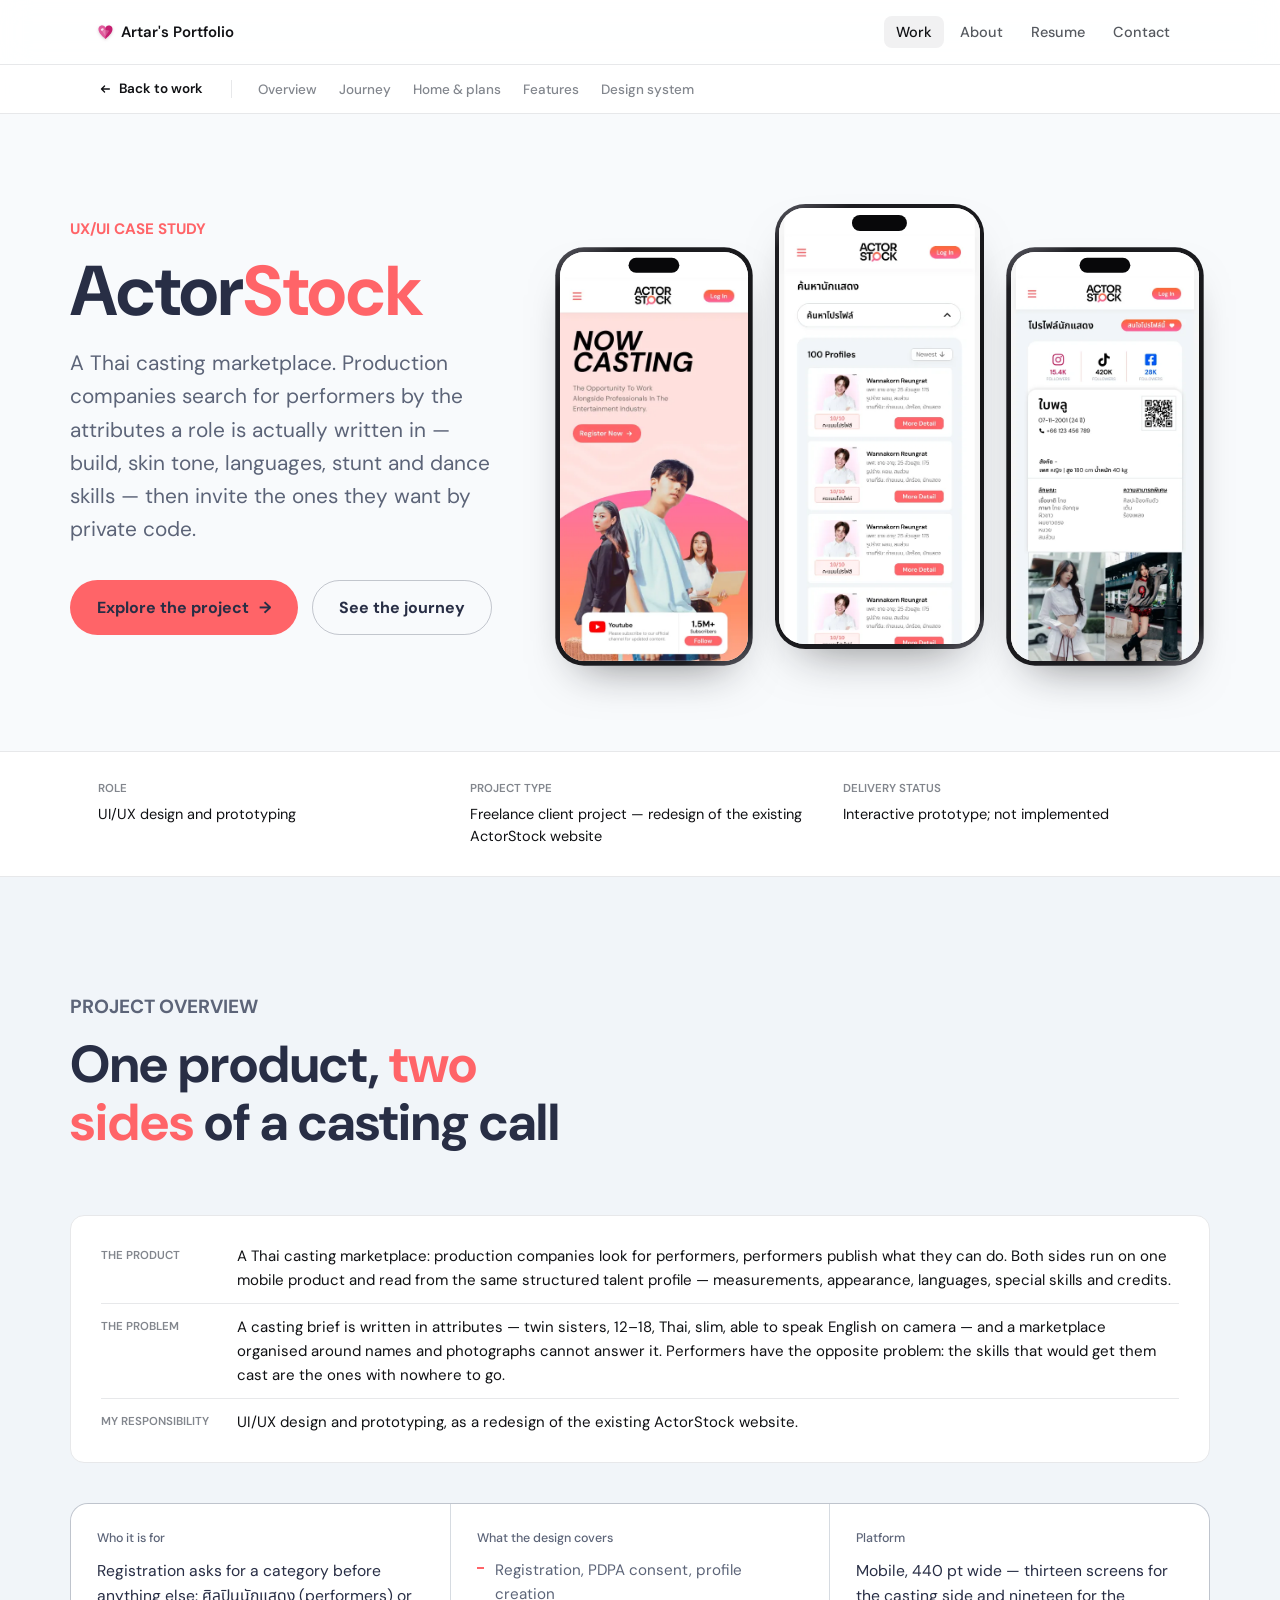
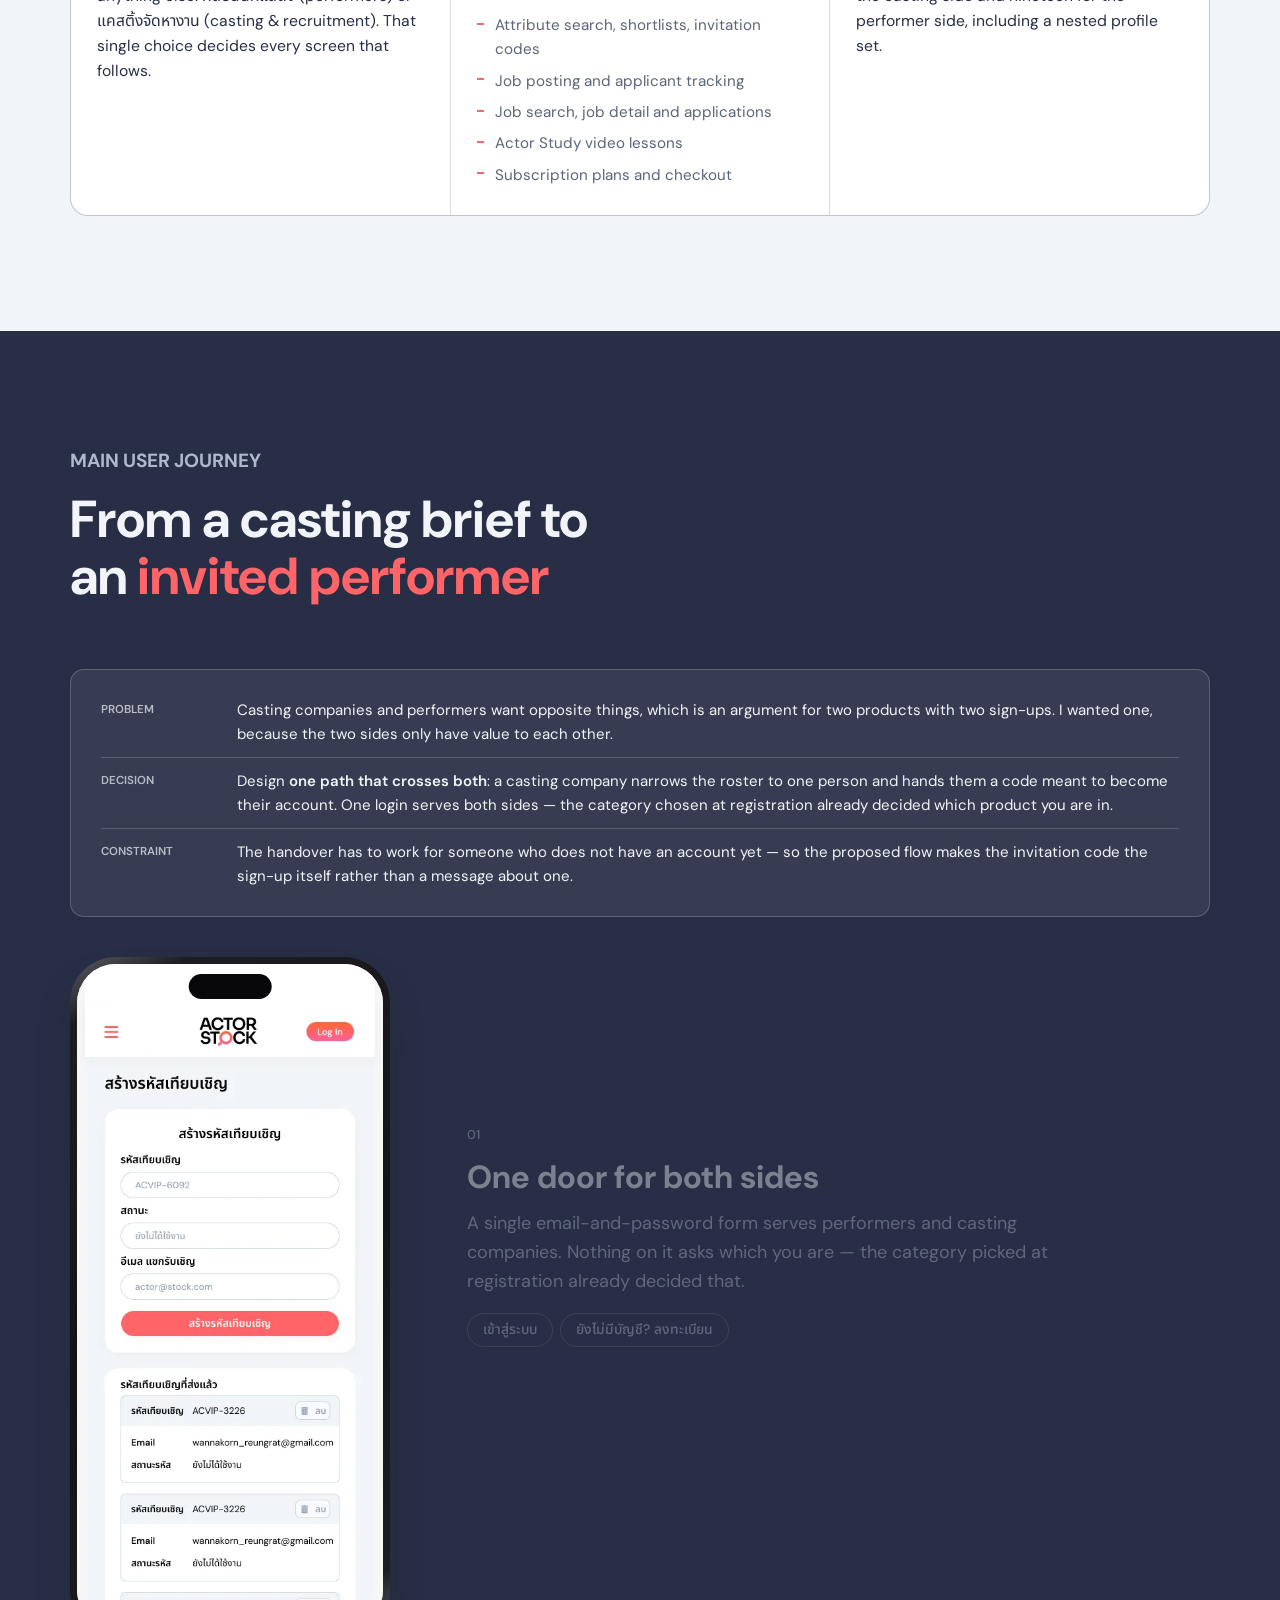
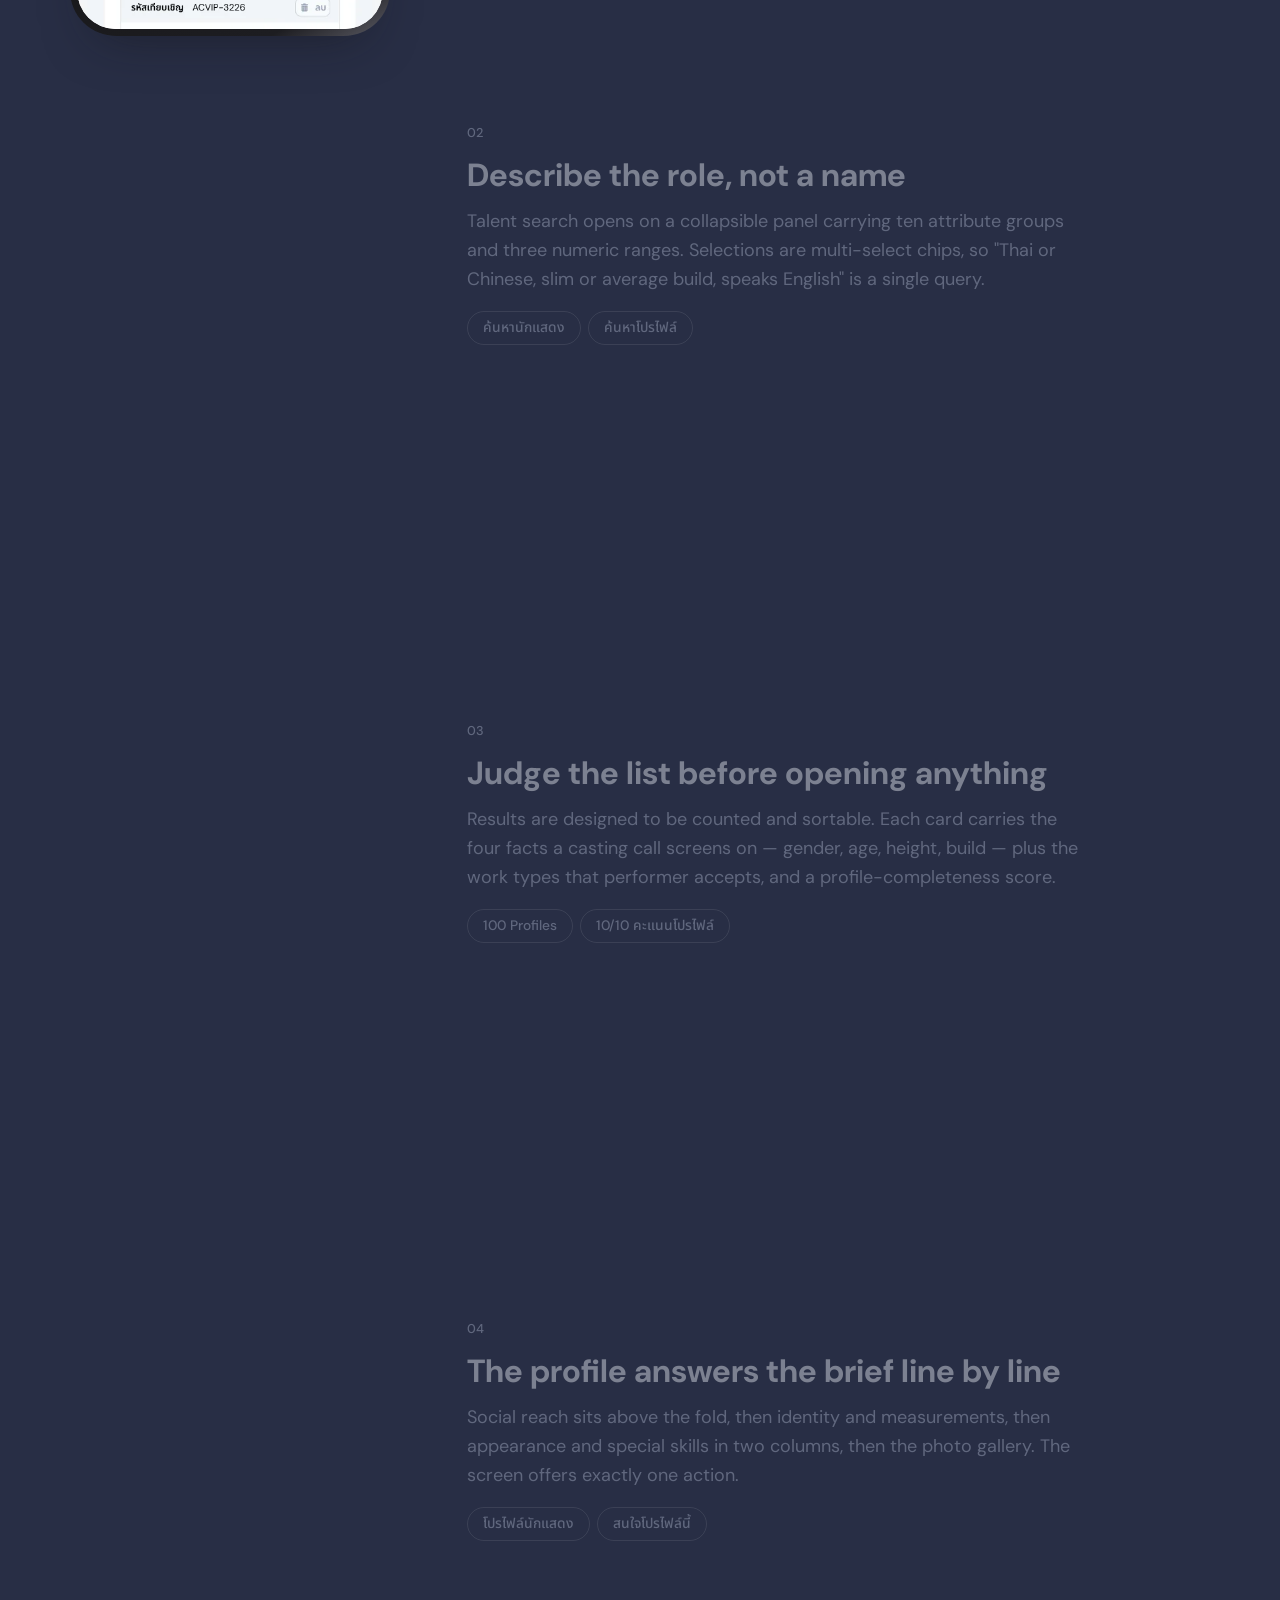
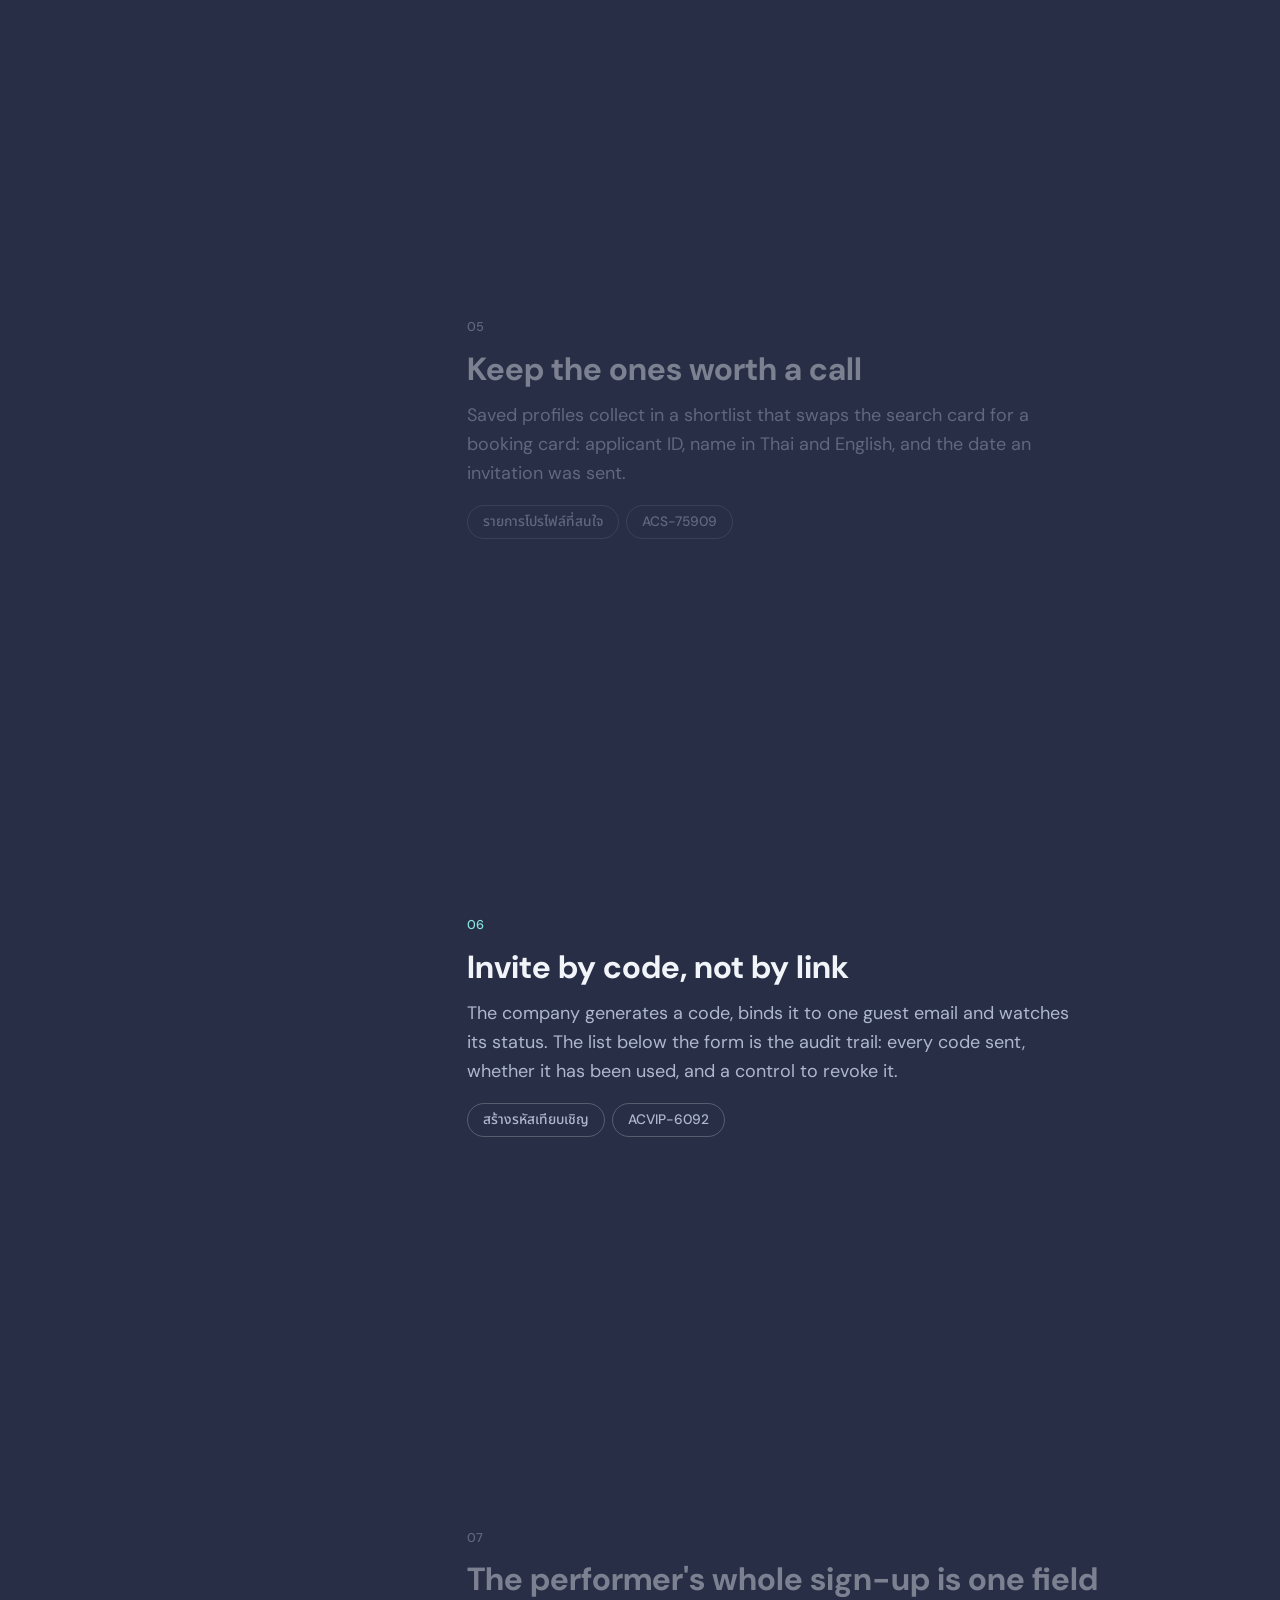
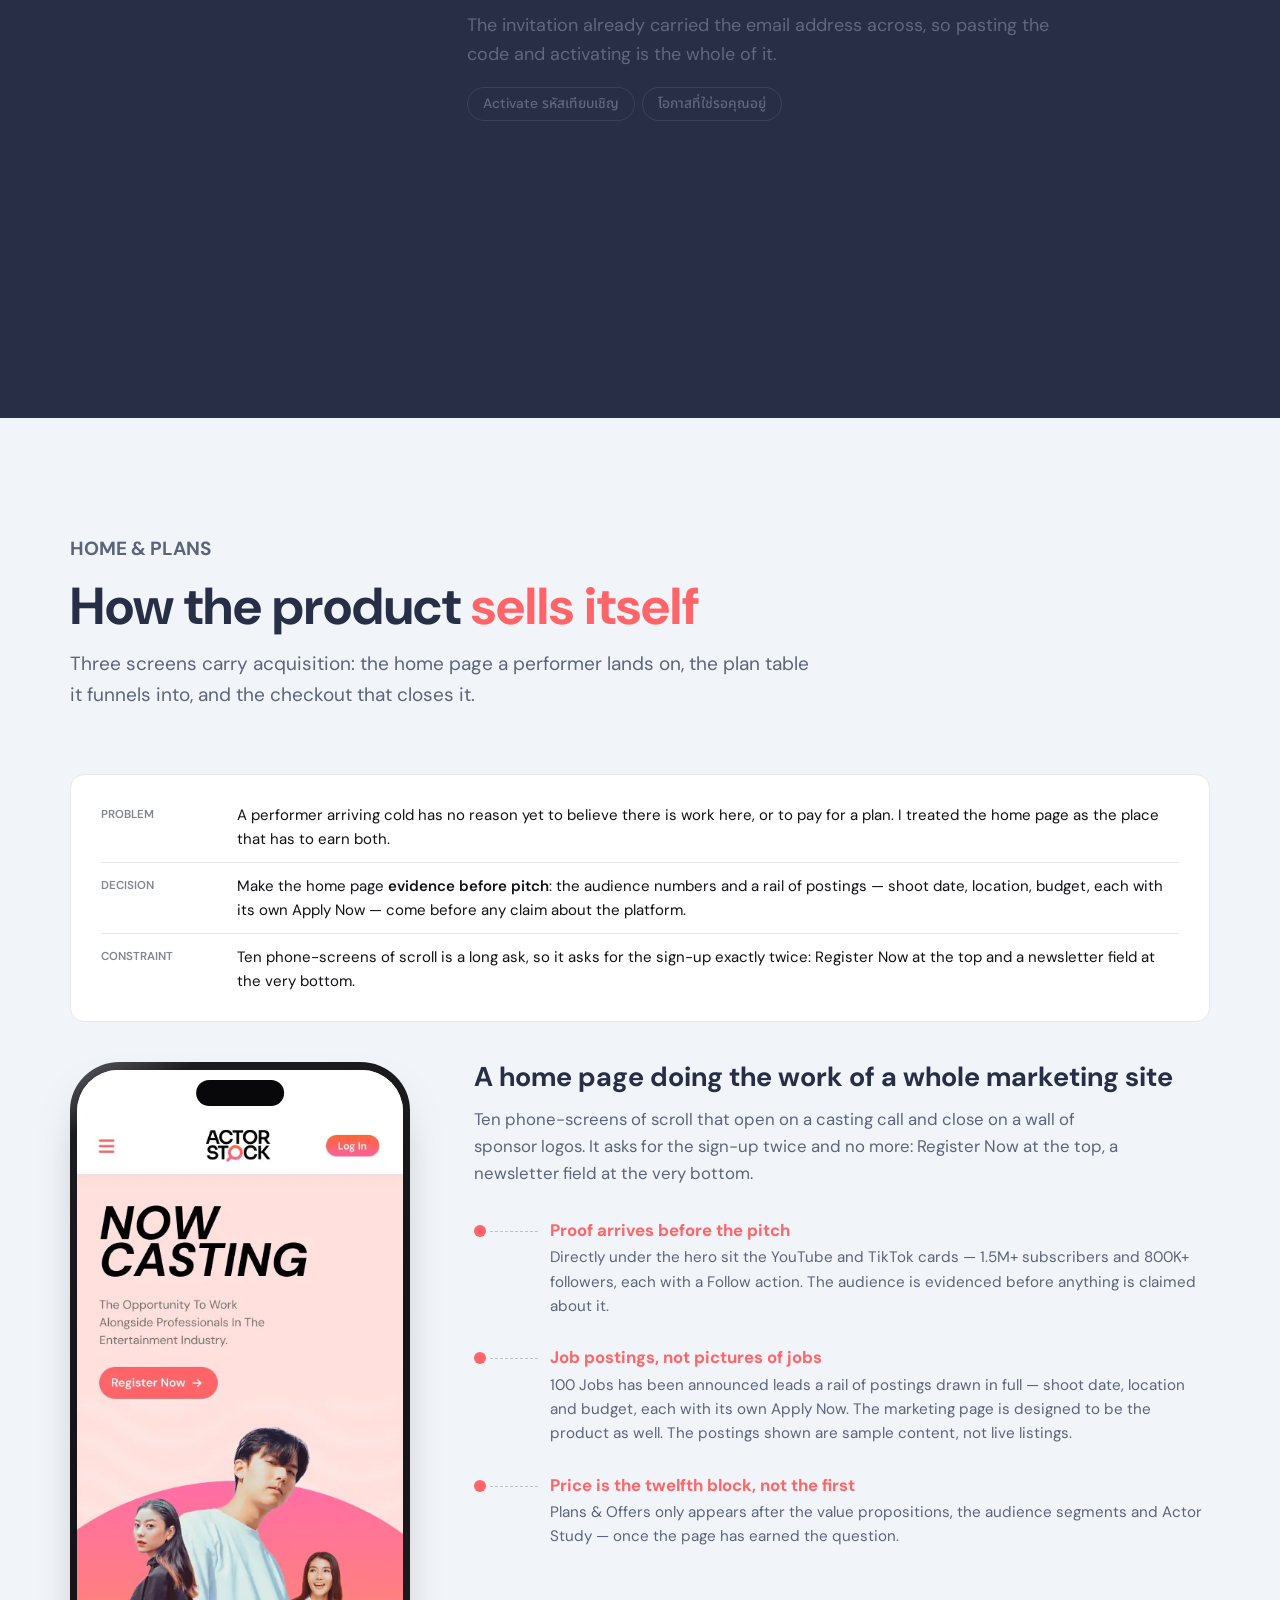
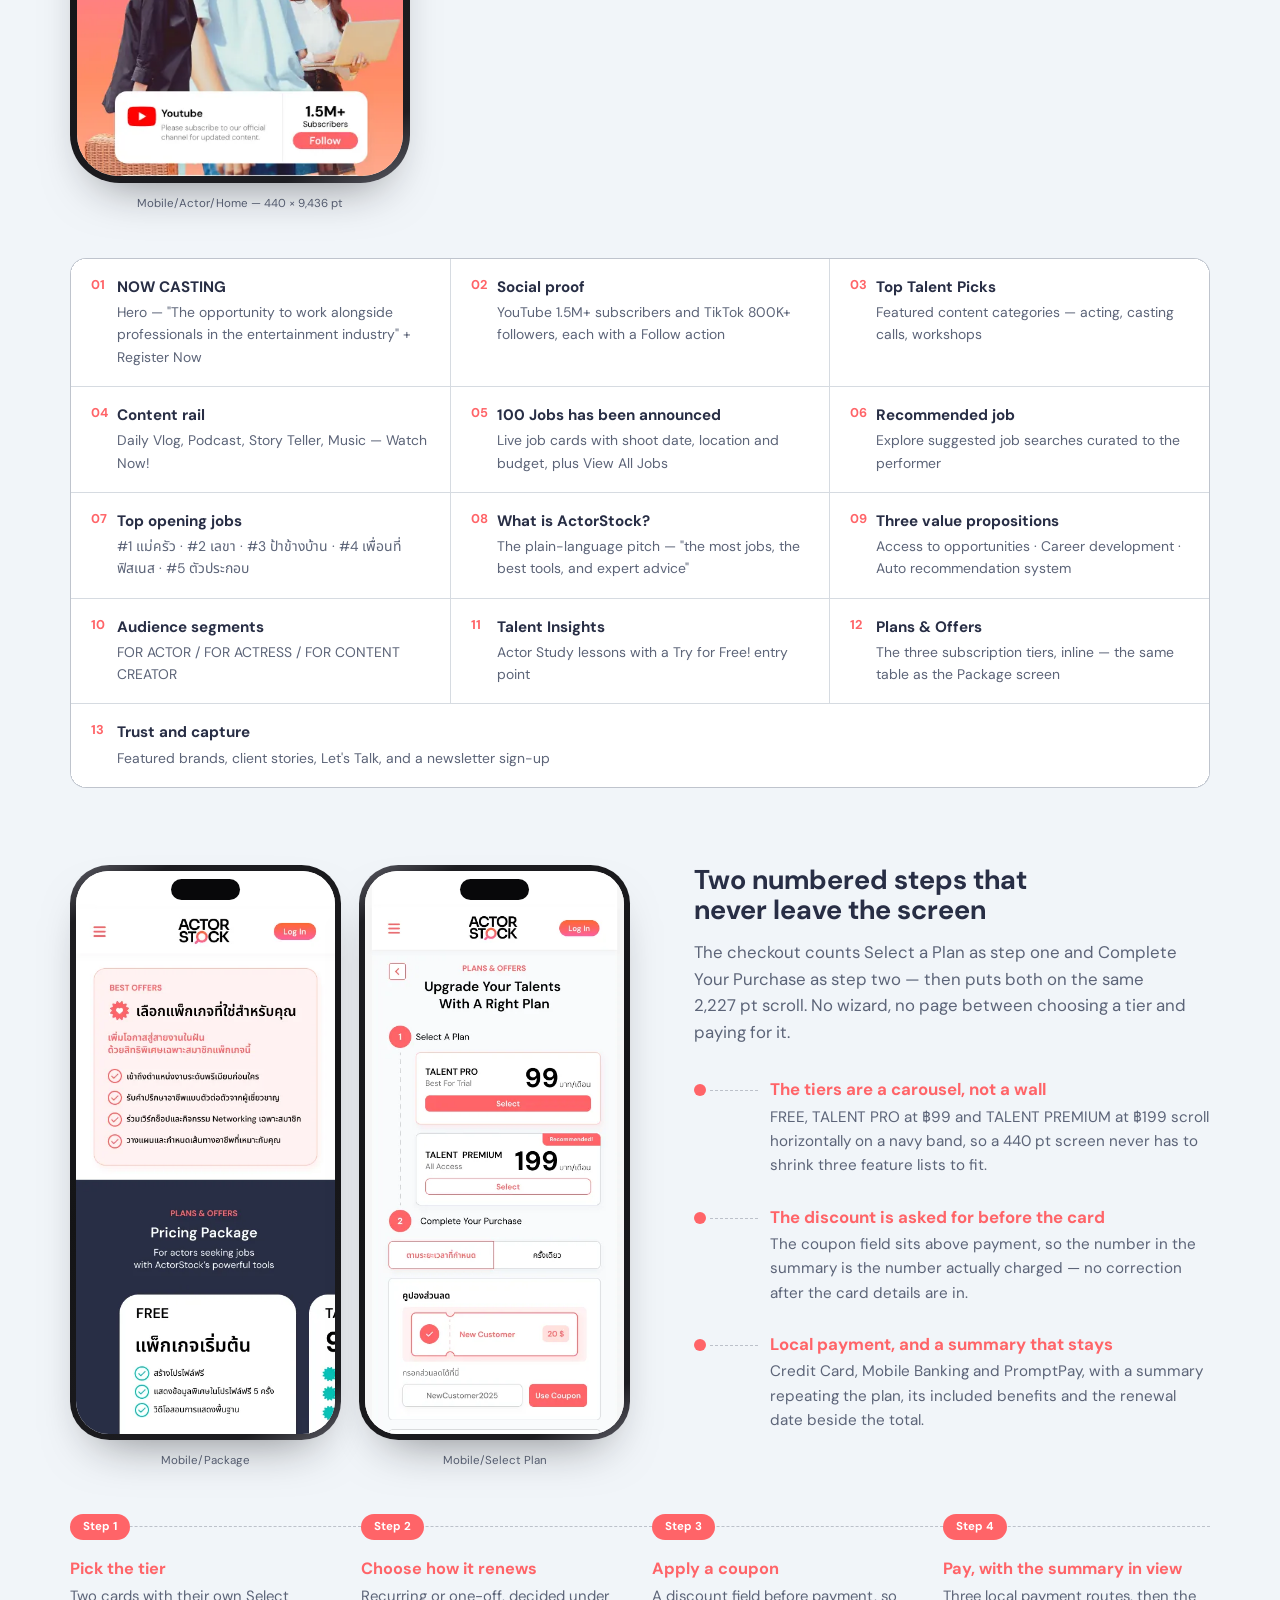
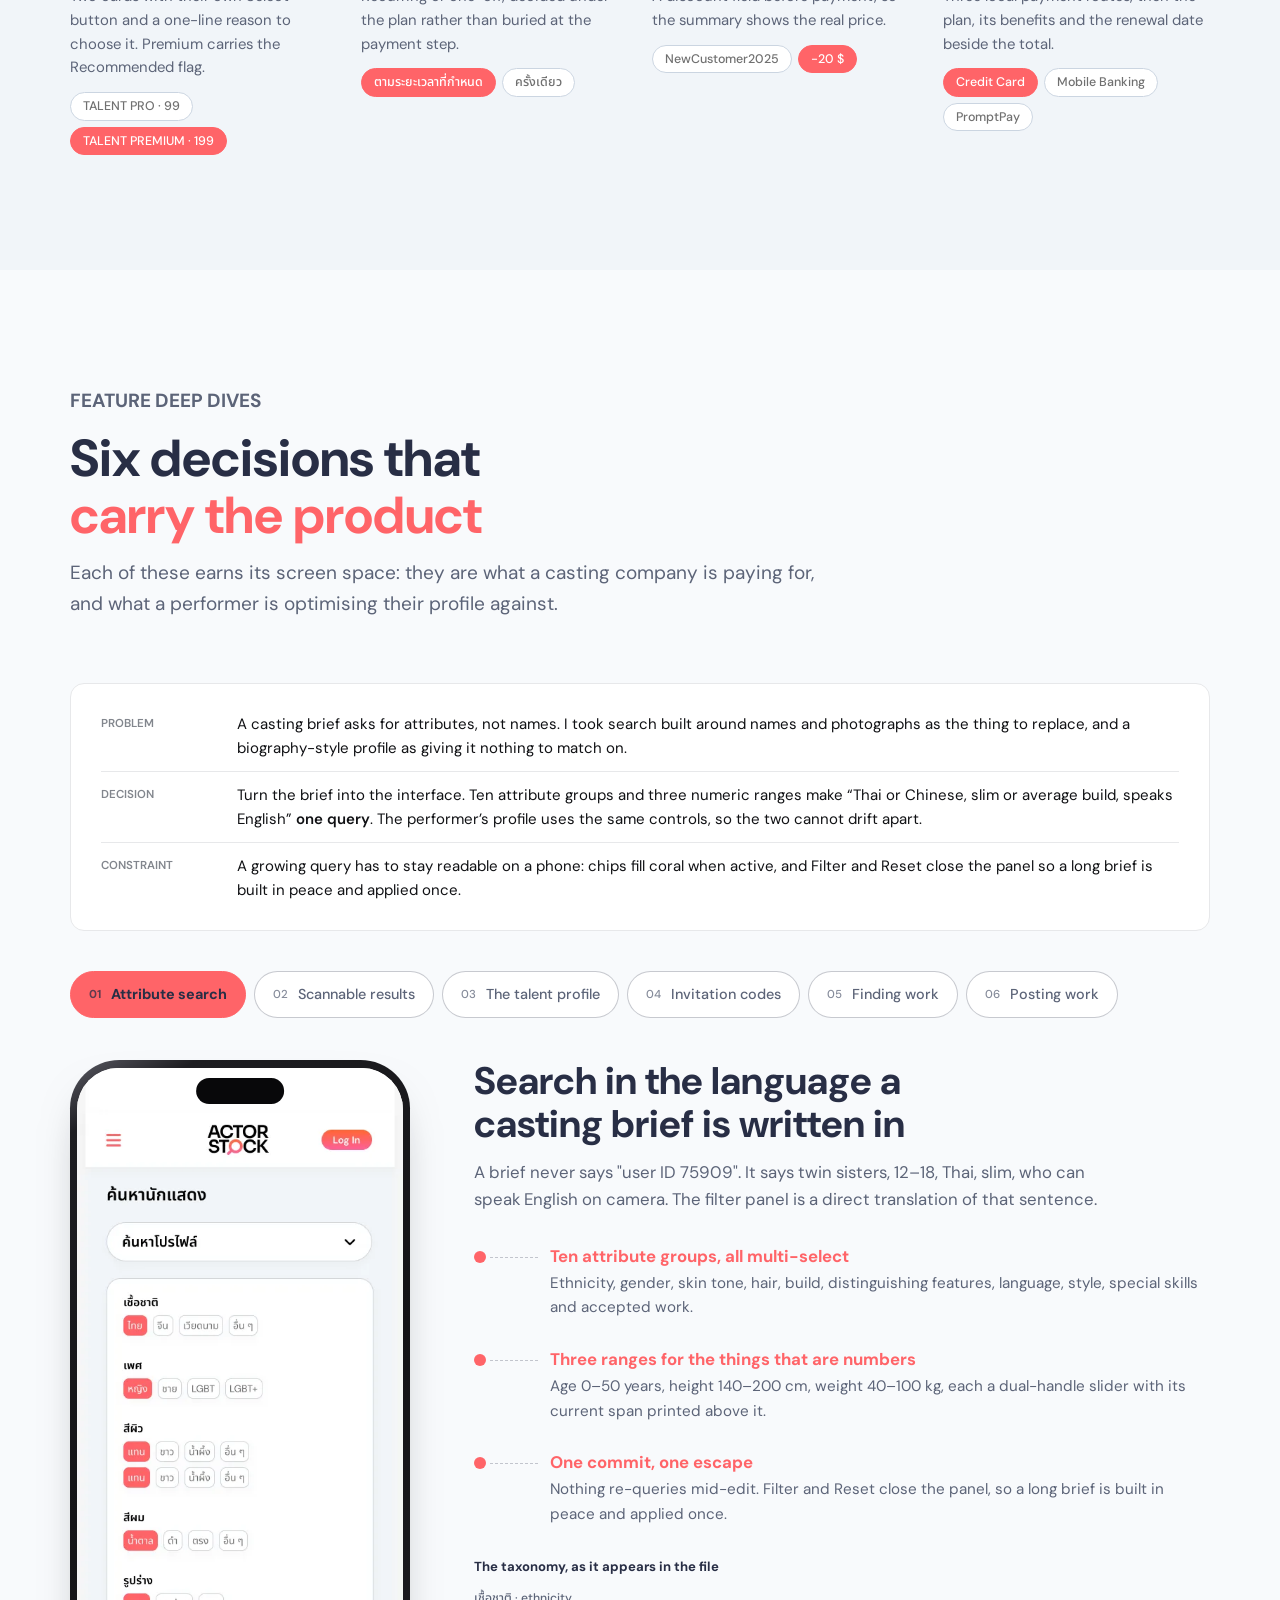
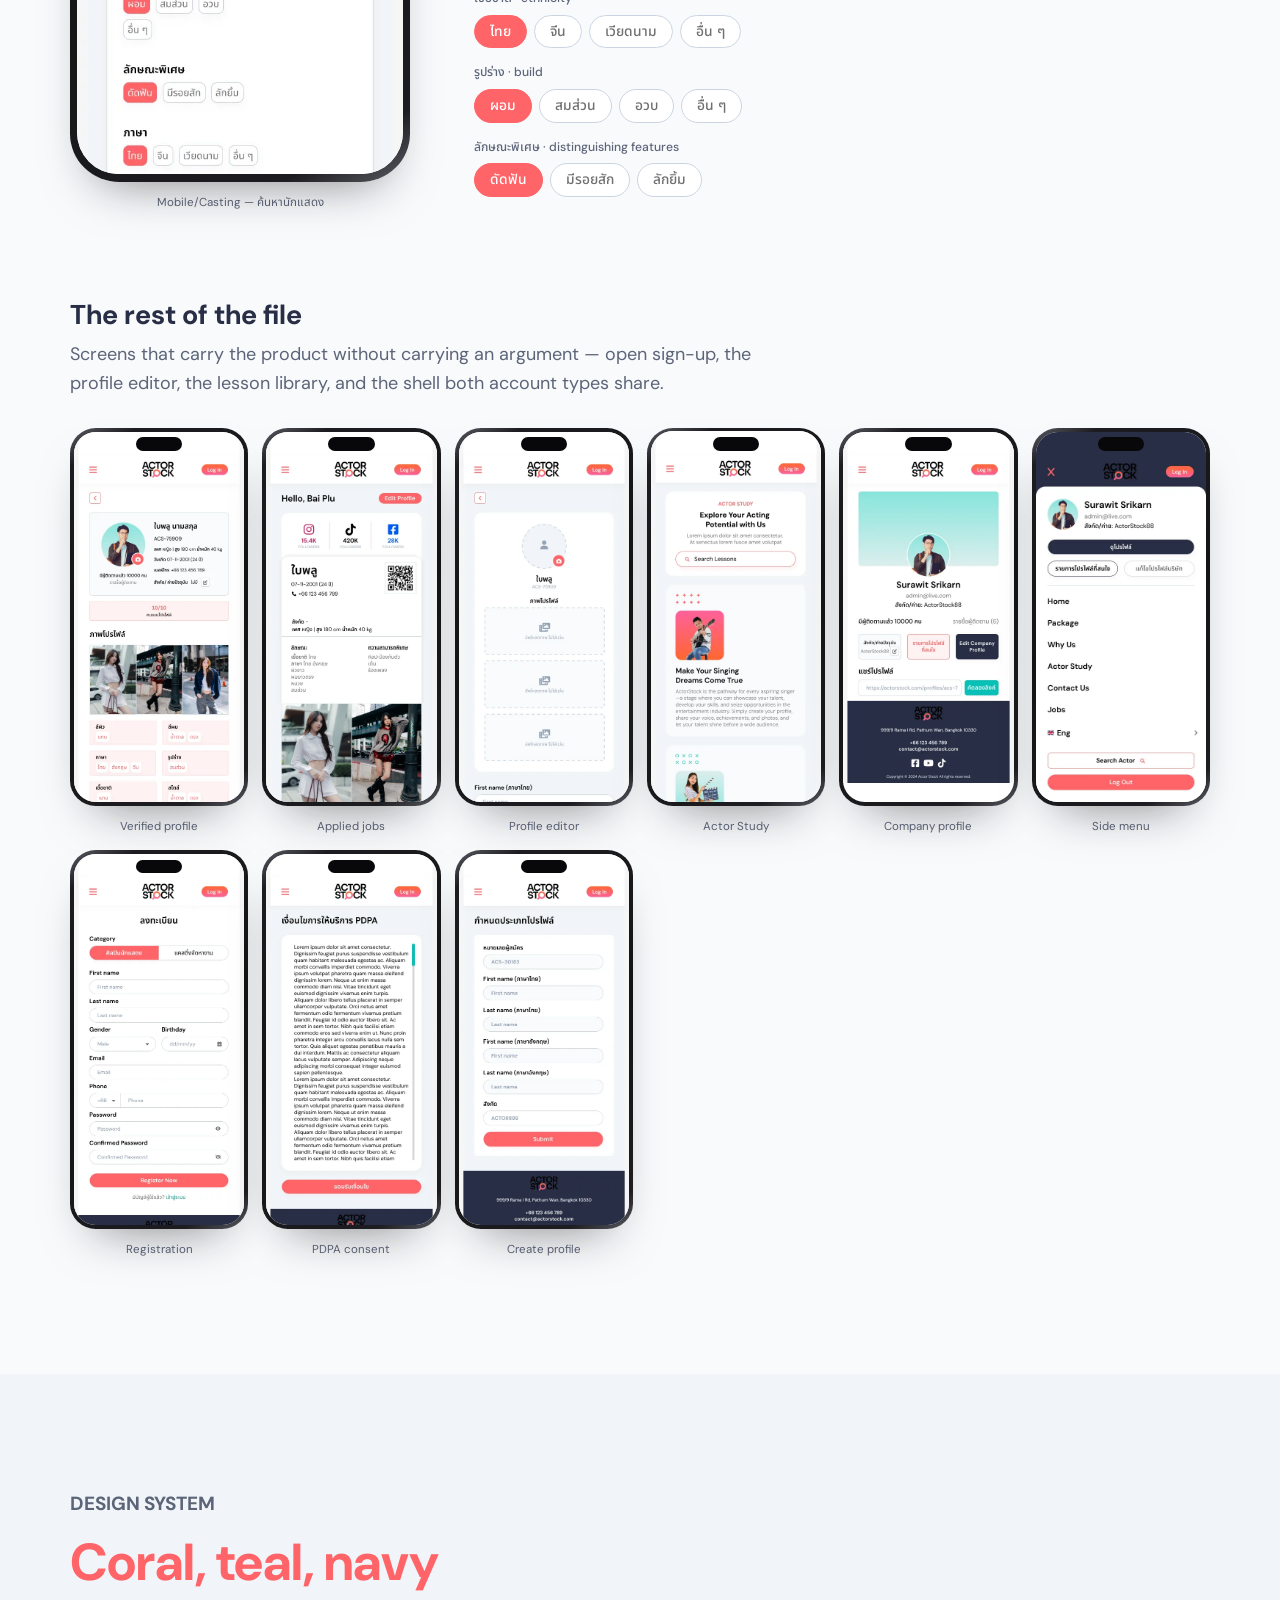
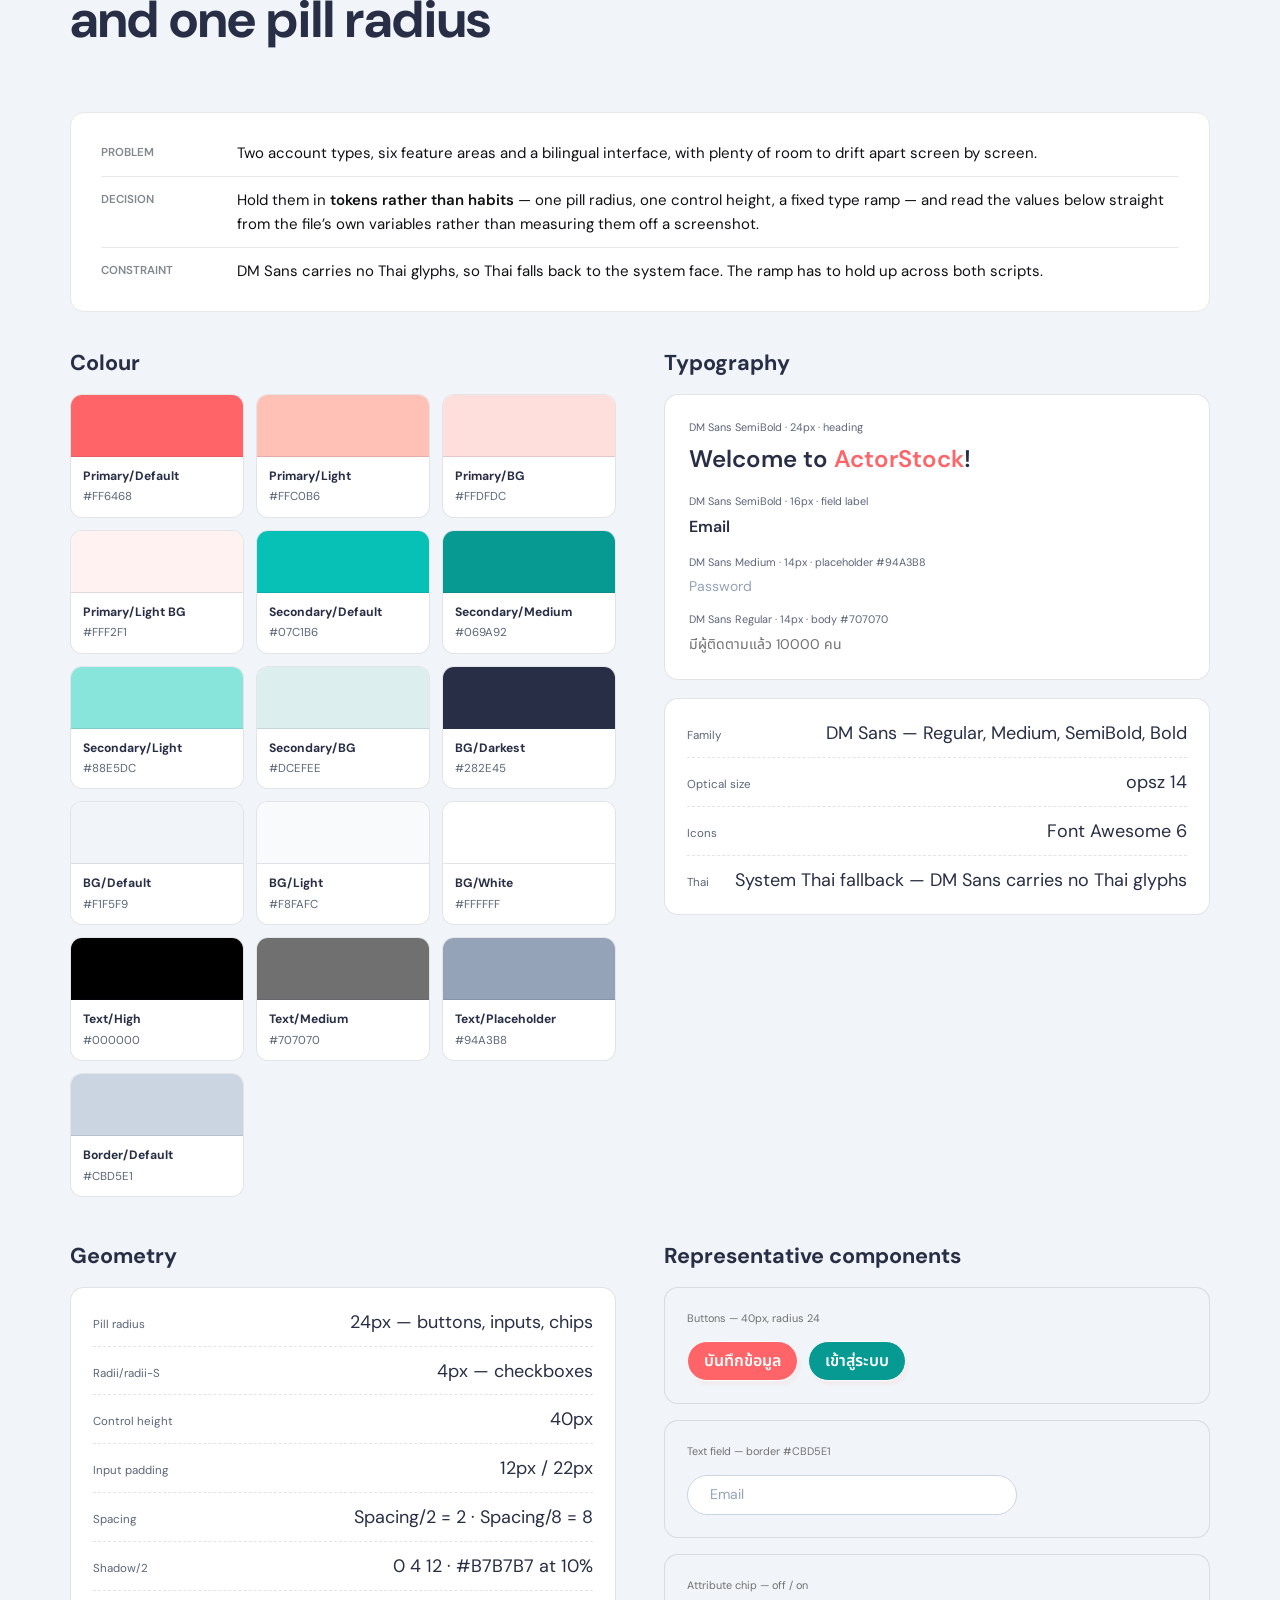
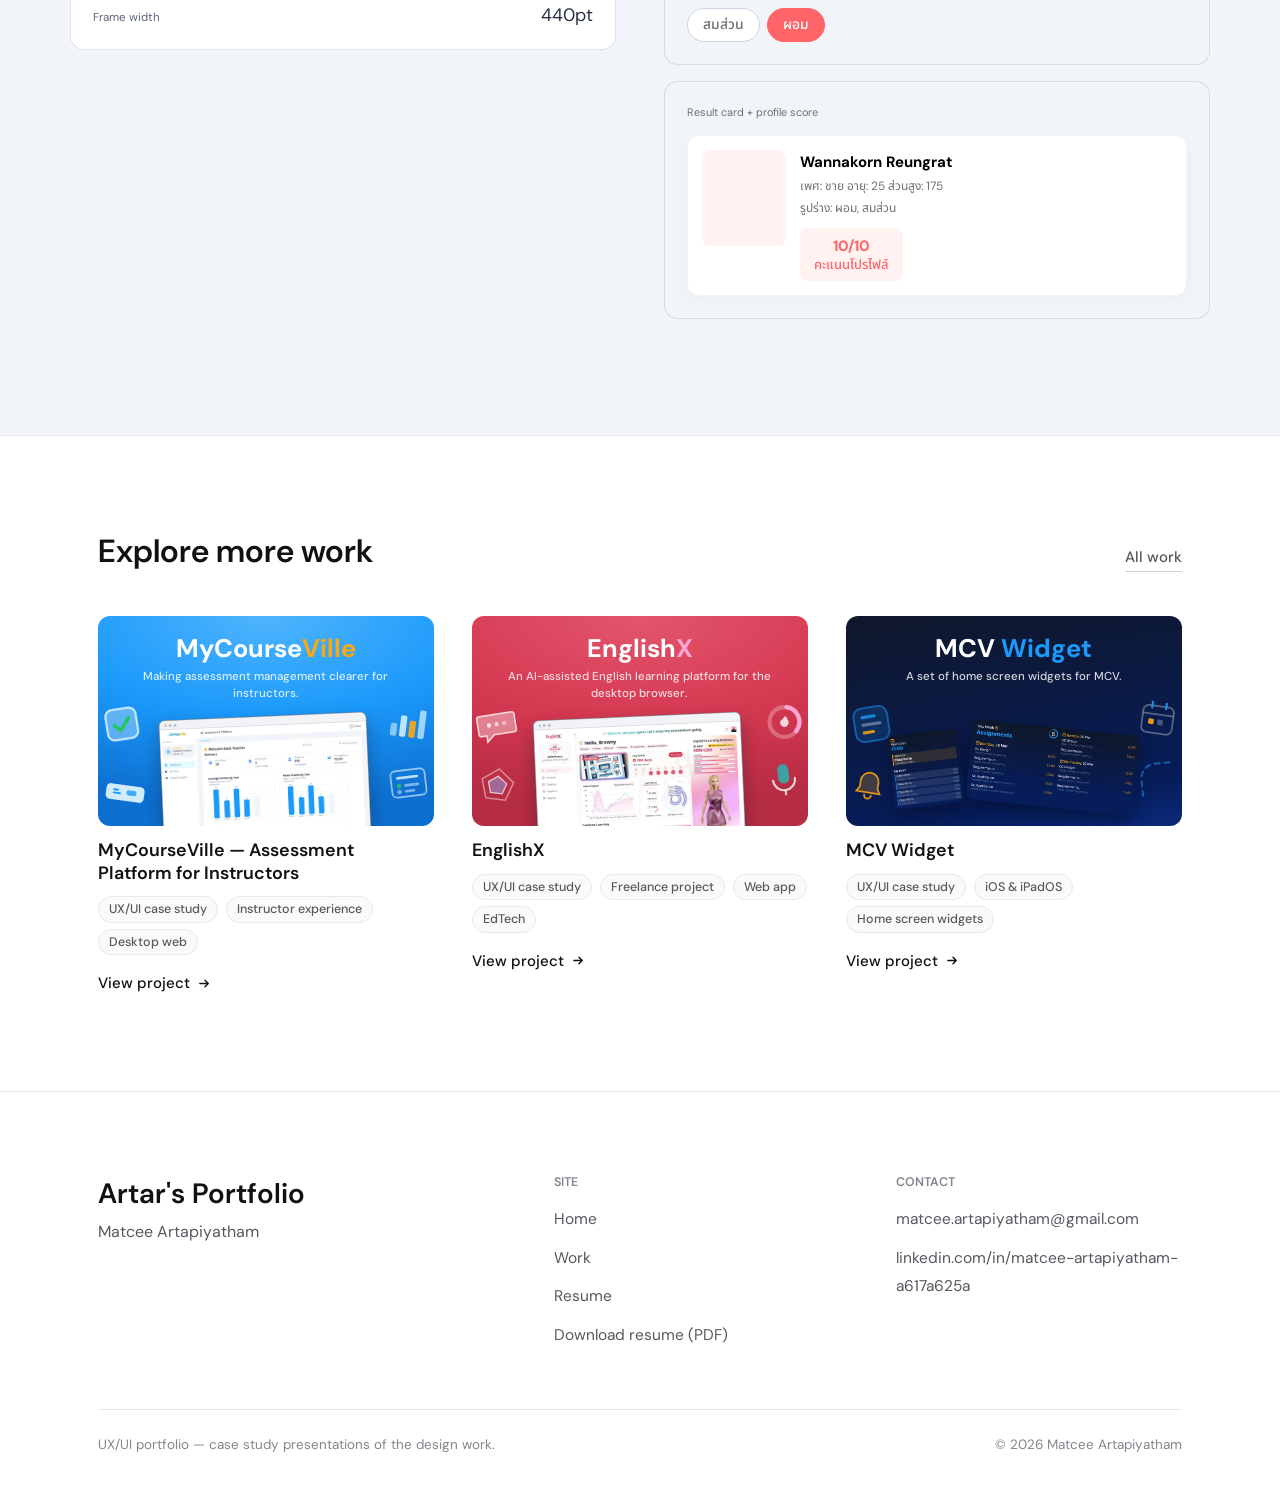
<file: projects/actorstock/index.html>
<!doctype html>
<html lang="en" data-theme="light">
<head>
<meta charset="utf-8">
<meta name="viewport" content="width=device-width, initial-scale=1, viewport-fit=cover">
<title>ActorStock Casting Case Study</title>
<meta name="description" content="A UX/UI case study of ActorStock, a Thai mobile casting marketplace — attribute search, verified talent profiles and invitation codes.">
<link rel="preconnect" href="https://fonts.googleapis.com">
<link rel="preconnect" href="https://fonts.gstatic.com" crossorigin>
<link rel="stylesheet" href="https://fonts.googleapis.com/css2?family=DM+Sans:opsz,wght@9..40,400;9..40,500;9..40,600;9..40,700&family=Noto+Sans+Thai:wght@400;500;700&display=swap">
<link rel="stylesheet" href="../../assets/css/shell.css">
<script>document.documentElement.classList.add('pf-js');</script>
<link rel="stylesheet" href="styles.css">
</head>
<body>

<a class="skip" href="#main">Skip to content</a>

<!-- ===================== SHARED SITE HEADER ===================== -->
<header class="pf-header">
  <div class="pf-header__inner">
    <a class="pf-brand" href="../../"><svg class="pf-brand__gem" viewBox="0 0 40 38" aria-hidden="true" focusable="false"><path d="M20 37C6.2 26 1.5 18.4 1.5 11.6A9.6 9.6 0 0 1 20 7.4 9.6 9.6 0 0 1 38.5 11.6C38.5 18.4 33.8 26 20 37Z" fill="currentColor"/><path d="M20 37C6.2 26 1.5 18.4 1.5 11.6A9.6 9.6 0 0 1 20 7.4Z" fill="#fff" fill-opacity=".26"/><path d="M20 7.4A9.6 9.6 0 0 1 38.5 11.6C38.5 18.4 33.8 26 20 37Z" fill="#000" fill-opacity=".08"/><path d="M20 12.5 30 15.5 20 30 10 15.5Z" fill="#fff" fill-opacity=".22"/><ellipse cx="11.5" cy="12" rx="4.2" ry="2.7" fill="#fff" fill-opacity=".8" transform="rotate(-30 11.5 12)"/></svg><span class="pf-brand__name">Artar's Portfolio</span></a>

    <nav aria-label="Main">
      <ul class="pf-nav">
        <li><a href="../../#work" aria-current="page">Work</a></li>
        <li><a href="../../#about">About</a></li>
        <li><a href="../../assets/resume/Matcee-Artapiyatham-Resume-UXUI.pdf" target="_blank" rel="noopener">Resume</a></li>
        <li><a href="#contact">Contact</a></li>
      </ul>
    </nav>

    <button class="pf-menubtn" type="button" data-pf-menu-button aria-expanded="false" aria-controls="pf-menu">
      <span class="pf-menubtn__bars" aria-hidden="true"><span></span><span></span><span></span></span>
      Menu
    </button>
  </div>
</header>

<div class="pf-menu" id="pf-menu" data-pf-menu hidden>
  <nav aria-label="Main, mobile">
    <ul>
      <li><a href="../../#work" aria-current="page">Work</a></li>
      <li><a href="../../#about">About</a></li>
      <li><a href="../../assets/resume/Matcee-Artapiyatham-Resume-UXUI.pdf" target="_blank" rel="noopener">Resume</a></li>
      <li><a href="#contact">Contact</a></li>
    </ul>
  </nav>
</div>

<!-- ================ LOCAL CASE-STUDY SECTION MENU ================ -->
<nav class="pf-sectionnav" data-pf-sectionnav aria-label="Sections in this case study">
  <div class="pf-sectionnav__inner">
    <a class="pf-sectionnav__back" href="../../#work" aria-label="Back to work">
      <svg width="14" height="14" viewBox="0 0 16 16" fill="none" aria-hidden="true"><path d="M13 8H4M7.5 11.5 4 8l3.5-3.5" stroke="currentColor" stroke-width="1.5" stroke-linecap="round" stroke-linejoin="round"/></svg>
      <span class="pf-sectionnav__back-label">Back to work</span>
    </a>
    <span class="pf-sectionnav__rule" aria-hidden="true"></span>
    <ul class="pf-sectionnav__list">
        <li><a href="#overview">Overview</a></li>
        <li><a href="#journey">Journey</a></li>
        <li><a href="#landing">Home &amp; plans</a></li>
        <li><a href="#features">Features</a></li>
        <li><a href="#system">Design system</a></li>
    </ul>
  </div>
</nav>

<main id="main">

<!-- ============ 1. HERO ============ -->
<section class="band hero band--paper" id="top">
  <div class="wrap hero__grid">
    <div>
      <p class="eyebrow">UX/UI case study</p>
      <h1 class="hero__title">Actor<em>Stock</em></h1>
      <p class="hero__lede">
        A Thai casting marketplace. Production companies search for performers by the
        attributes a role is actually written in — build, skin tone, languages, stunt and
        dance skills — then invite the ones they want by private code.
      </p>
      <div class="hero__cta">
        <a class="btn btn--primary" href="#overview">Explore the project <span class="btn__arrow" aria-hidden="true">→</span></a>
        <a class="btn btn--ghost" href="#journey">See the journey</a>
      </div>
    </div>

    <div class="compo">
      <button class="shot compo__side compo__side--l" type="button"
              data-src="assets/screens/home.webp" data-title="Home page — Mobile/Actor/Home">
        <span class="phone"><span class="phone__screen">
          <img src="assets/screens/home.webp" width="440" height="9436" fetchpriority="high"
               alt="ActorStock home page, a long marketing scroll from a casting-call hero to a sponsor logo wall.">
          <span class="phone__island"></span>
        </span></span>
        <span class="shot__hint">Enlarge</span>
      </button>

      <button class="shot" type="button"
              data-src="assets/screens/results.webp" data-title="Search results — 100 Profiles">
        <span class="phone"><span class="phone__screen">
          <img src="assets/screens/results.webp" width="464" height="1517" fetchpriority="high"
               alt="ActorStock search results listing performer cards with profile scores.">
          <span class="phone__island"></span>
        </span></span>
        <span class="shot__hint">Enlarge</span>
      </button>

      <button class="shot compo__side compo__side--r" type="button"
              data-src="assets/screens/profile.webp" data-title="Talent profile — โปรไฟล์นักแสดง">
        <span class="phone"><span class="phone__screen">
          <img src="assets/screens/profile.webp" width="464" height="1686" fetchpriority="high"
               alt="ActorStock performer profile showing follower counts, measurements and a photo gallery.">
          <span class="phone__island"></span>
        </span></span>
        <span class="shot__hint">Enlarge</span>
      </button>
    </div>
  </div>
</section>

<!-- ============ 2. OVERVIEW ============ -->
<!-- ========================================== PROJECT SUMMARY (shell) ===
     Role / Team / Timeline / Project type / Delivery status. Every value
     here comes from this case study or from the CV; nothing is inferred.
     Still to confirm, deliberately left out rather than guessed:
     Team, Timeline, Delivery status. -->
<aside class="pf-meta" aria-label="Project summary">
  <div class="pf-wrap">
    <dl class="pf-meta__list">
        <div class="pf-meta__item"><dt>Role</dt><dd>UI/UX design and prototyping</dd></div>
        <div class="pf-meta__item"><dt>Project type</dt><dd>Freelance client project — redesign of the existing ActorStock website</dd></div>
        <div class="pf-meta__item"><dt>Delivery status</dt><dd>Interactive prototype; not implemented</dd></div>
    </dl>
  </div>
</aside>

<section class="band band--alt" id="overview">
  <div class="wrap">
    <div class="section-head">
      <p class="eyebrow">Project overview</p>
      <h2>One product, <em>two sides</em> of a casting call</h2>
    </div>

    <dl class="pf-lead">
      <div class="pf-lead__row">
        <dt>The product</dt>
        <dd>A Thai casting marketplace: production companies look for performers, performers publish what they can do. Both sides run on one mobile product and read from the same structured talent profile — measurements, appearance, languages, special skills and credits.</dd>
      </div>
      <div class="pf-lead__row">
        <dt>The problem</dt>
        <dd>A casting brief is written in attributes — twin sisters, 12–18, Thai, slim, able to speak English on camera — and a marketplace organised around names and photographs cannot answer it. Performers have the opposite problem: the skills that would get them cast are the ones with nowhere to go.</dd>
      </div>
      <div class="pf-lead__row">
        <dt>My responsibility</dt>
        <dd>UI/UX design and prototyping, as a redesign of the existing ActorStock website.</dd>
      </div>
    </dl>


    <div class="ov-grid">
      <article class="ov">
        <h3>Who it is for</h3>
        <p>Registration asks for a category before anything else:
           <span class="th">ศิลปินนักแสดง</span> (performers) or
           <span class="th">แคสติ้งจัดหางาน</span> (casting &amp; recruitment).
           That single choice decides every screen that follows.</p>
      </article>

      <article class="ov">
        <h3>What the design covers</h3>
        <ul>
          <li>Registration, PDPA consent, profile creation</li>
          <li>Attribute search, shortlists, invitation codes</li>
          <li>Job posting and applicant tracking</li>
          <li>Job search, job detail and applications</li>
          <li>Actor Study video lessons</li>
          <li>Subscription plans and checkout</li>
        </ul>
      </article>

      <article class="ov">
        <h3>Platform</h3>
        <p>Mobile, 440&nbsp;pt wide — thirteen screens for the casting side and nineteen for
           the performer side, including a nested profile set.</p>
      </article>
    </div>

  </div>
</section>

<!-- ============ 3. MAIN USER JOURNEY ============ -->
<section class="band band--ink" id="journey">
  <div class="wrap">
    <div class="section-head">
      <p class="eyebrow">Main user journey</p>
      <h2>From a casting brief to an <em>invited performer</em></h2>
    </div>

    <dl class="pf-lead">
      <div class="pf-lead__row">
        <dt>Problem</dt>
        <dd>Casting companies and performers want opposite things, which is an argument for two products with two sign-ups. I wanted one, because the two sides only have value to each other.</dd>
      </div>
      <div class="pf-lead__row">
        <dt>Decision</dt>
        <dd>Design <strong>one path that crosses both</strong>: a casting company narrows the roster to one person and hands them a code meant to become their account. One login serves both sides — the category chosen at registration already decided which product you are in.</dd>
      </div>
      <div class="pf-lead__row">
        <dt>Constraint</dt>
        <dd>The handover has to work for someone who does not have an account yet — so the proposed flow makes the invitation code the sign-up itself rather than a message about one.</dd>
      </div>
    </dl>


    <div class="journey">
      <div class="journey__stage">
        <button class="shot" type="button" id="stageShot" data-title="Sign in — เข้าสู่ระบบ"
                data-src="assets/screens/login.webp">
          <span class="phone"><span class="phone__screen">
            <img class="is-active" data-step="1" src="assets/screens/login.webp" width="438" height="900" loading="lazy" decoding="async" alt="ActorStock sign-in screen.">
            <img data-step="2" src="assets/screens/search.webp" width="464" height="2147" loading="lazy" decoding="async" alt="Talent search screen with attribute filters.">
            <img data-step="3" src="assets/screens/results.webp" width="464" height="1517" loading="lazy" decoding="async" alt="Search results with performer cards.">
            <img data-step="4" src="assets/screens/profile.webp" width="464" height="1686" loading="lazy" decoding="async" alt="Full performer profile.">
            <img data-step="5" src="assets/screens/shortlist.webp" width="464" height="1575" loading="lazy" decoding="async" alt="Saved profiles shortlist.">
            <img data-step="6" src="assets/screens/invite-create.webp" width="464" height="1522" loading="lazy" decoding="async" alt="Create invitation code screen.">
            <img data-step="7" src="assets/screens/invite-activate.webp" width="464" height="1012" loading="lazy" decoding="async" alt="Activate invitation code screen.">
            <span class="phone__island"></span>
          </span></span>
          <span class="shot__hint">Enlarge</span>
        </button>
      </div>

      <ol class="steps">
        <li class="step is-active" data-step="1">
          <p class="step__num">01</p>
          <h3>One door for both sides</h3>
          <p>A single email-and-password form serves performers and casting companies. Nothing on it
             asks which you are — the category picked at registration already decided that.</p>
          <div class="step__tags"><span class="chip chip--ghost th">เข้าสู่ระบบ</span><span class="chip chip--ghost th">ยังไม่มีบัญชี? ลงทะเบียน</span></div>
          <div class="step__phone">
            <button class="shot" type="button" data-src="assets/screens/login.webp" data-title="Sign in — เข้าสู่ระบบ">
              <span class="phone"><span class="phone__screen">
                <img src="assets/screens/login.webp" width="438" height="900" loading="lazy" decoding="async" alt="ActorStock sign-in screen.">
                <span class="phone__island"></span>
              </span></span>
              <span class="shot__hint">Tap to enlarge</span>
            </button>
          </div>
        </li>

        <li class="step" data-step="2">
          <p class="step__num">02</p>
          <h3>Describe the role, not a name</h3>
          <p>Talent search opens on a collapsible panel carrying ten attribute groups and three
             numeric ranges. Selections are multi-select chips, so "Thai or Chinese, slim or
             average build, speaks English" is a single query.</p>
          <div class="step__tags"><span class="chip chip--ghost th">ค้นหานักแสดง</span><span class="chip chip--ghost th">ค้นหาโปรไฟล์</span></div>
          <div class="step__phone">
            <button class="shot" type="button" data-src="assets/screens/search.webp" data-title="Talent search — ค้นหานักแสดง">
              <span class="phone"><span class="phone__screen">
                <img src="assets/screens/search.webp" width="464" height="2147" loading="lazy" decoding="async" alt="Talent search screen with attribute filter chips.">
                <span class="phone__island"></span>
              </span></span>
              <span class="shot__hint">Tap to enlarge</span>
            </button>
          </div>
        </li>

        <li class="step" data-step="3">
          <p class="step__num">03</p>
          <h3>Judge the list before opening anything</h3>
          <p>Results are designed to be counted and sortable. Each card carries the four facts a casting call
             screens on — gender, age, height, build — plus the work types that performer accepts,
             and a profile-completeness score.</p>
          <div class="step__tags"><span class="chip chip--ghost">100 Profiles</span><span class="chip chip--ghost th">10/10 คะแนนโปรไฟล์</span></div>
          <div class="step__phone">
            <button class="shot" type="button" data-src="assets/screens/results.webp" data-title="Search results — 100 Profiles">
              <span class="phone"><span class="phone__screen">
                <img src="assets/screens/results.webp" width="464" height="1517" loading="lazy" decoding="async" alt="Search results with performer cards and profile scores.">
                <span class="phone__island"></span>
              </span></span>
              <span class="shot__hint">Tap to enlarge</span>
            </button>
          </div>
        </li>

        <li class="step" data-step="4">
          <p class="step__num">04</p>
          <h3>The profile answers the brief line by line</h3>
          <p>Social reach sits above the fold, then identity and measurements, then appearance and
             special skills in two columns, then the photo gallery. The screen offers exactly one
             action.</p>
          <div class="step__tags"><span class="chip chip--ghost th">โปรไฟล์นักแสดง</span><span class="chip chip--ghost th">สนใจโปรไฟล์นี้</span></div>
          <div class="step__phone">
            <button class="shot" type="button" data-src="assets/screens/profile.webp" data-title="Talent profile — โปรไฟล์นักแสดง">
              <span class="phone"><span class="phone__screen">
                <img src="assets/screens/profile.webp" width="464" height="1686" loading="lazy" decoding="async" alt="Full performer profile with reach, measurements and gallery.">
                <span class="phone__island"></span>
              </span></span>
              <span class="shot__hint">Tap to enlarge</span>
            </button>
          </div>
        </li>

        <li class="step" data-step="5">
          <p class="step__num">05</p>
          <h3>Keep the ones worth a call</h3>
          <p>Saved profiles collect in a shortlist that swaps the search card for a booking card:
             applicant ID, name in Thai and English, and the date an invitation was sent.</p>
          <div class="step__tags"><span class="chip chip--ghost th">รายการโปรไฟล์ที่สนใจ</span><span class="chip chip--ghost">ACS-75909</span></div>
          <div class="step__phone">
            <button class="shot" type="button" data-src="assets/screens/shortlist.webp" data-title="Shortlist — รายการโปรไฟล์ที่สนใจ">
              <span class="phone"><span class="phone__screen">
                <img src="assets/screens/shortlist.webp" width="464" height="1575" loading="lazy" decoding="async" alt="Shortlist of saved performer profiles with applicant IDs.">
                <span class="phone__island"></span>
              </span></span>
              <span class="shot__hint">Tap to enlarge</span>
            </button>
          </div>
        </li>

        <li class="step" data-step="6">
          <p class="step__num">06</p>
          <h3>Invite by code, not by link</h3>
          <p>The company generates a code, binds it to one guest email and watches its status. The
             list below the form is the audit trail: every code sent, whether it has been used, and
             a control to revoke it.</p>
          <div class="step__tags"><span class="chip chip--ghost th">สร้างรหัสเทียบเชิญ</span><span class="chip chip--ghost">ACVIP-6092</span></div>
          <div class="step__phone">
            <button class="shot" type="button" data-src="assets/screens/invite-create.webp" data-title="Create invitation code — สร้างรหัสเทียบเชิญ">
              <span class="phone"><span class="phone__screen">
                <img src="assets/screens/invite-create.webp" width="464" height="1522" loading="lazy" decoding="async" alt="Create invitation code form with a list of codes already sent.">
                <span class="phone__island"></span>
              </span></span>
              <span class="shot__hint">Tap to enlarge</span>
            </button>
          </div>
        </li>

        <li class="step" data-step="7">
          <p class="step__num">07</p>
          <h3>The performer's whole sign-up is one field</h3>
          <p>The invitation already carried the email address across, so pasting the code and
             activating is the whole of it.</p>
          <div class="step__tags"><span class="chip chip--ghost th">Activate รหัสเทียบเชิญ</span><span class="chip chip--ghost th">โอกาสที่ใช่รอคุณอยู่</span></div>
          <div class="step__phone">
            <button class="shot" type="button" data-src="assets/screens/invite-activate.webp" data-title="Activate invitation code">
              <span class="phone"><span class="phone__screen">
                <img src="assets/screens/invite-activate.webp" width="464" height="1012" loading="lazy" decoding="async" alt="Activate invitation code screen with a single code field.">
                <span class="phone__island"></span>
              </span></span>
              <span class="shot__hint">Tap to enlarge</span>
            </button>
          </div>
        </li>
      </ol>
    </div>

  </div>
</section>

<!-- ============ 4. HOME & PLANS ============ -->
<section class="band band--alt" id="landing">
  <div class="wrap">
    <div class="section-head">
      <p class="eyebrow">Home &amp; plans</p>
      <h2>How the product <em>sells itself</em></h2>
      <p>
        Three screens carry acquisition: the home page a performer lands on, the plan table it
        funnels into, and the checkout that closes it.
      </p>
    </div>

    <dl class="pf-lead">
      <div class="pf-lead__row">
        <dt>Problem</dt>
        <dd>A performer arriving cold has no reason yet to believe there is work here, or to pay for a plan. I treated the home page as the place that has to earn both.</dd>
      </div>
      <div class="pf-lead__row">
        <dt>Decision</dt>
        <dd>Make the home page <strong>evidence before pitch</strong>: the audience numbers and a rail of postings — shoot date, location, budget, each with its own Apply Now — come before any claim about the platform.</dd>
      </div>
      <div class="pf-lead__row">
        <dt>Constraint</dt>
        <dd>Ten phone-screens of scroll is a long ask, so it asks for the sign-up exactly twice: Register Now at the top and a newsletter field at the very bottom.</dd>
      </div>
    </dl>


    <div class="landing-part">
      <div class="feature">
        <div class="feature__shots">
          <button class="shot" type="button" data-src="assets/screens/home.webp" data-title="Home page — Mobile/Actor/Home">
            <span class="phone"><span class="phone__screen">
              <img src="assets/screens/home.webp" width="440" height="9436" loading="lazy" decoding="async" alt="ActorStock home page, a long marketing scroll from a casting-call hero to a sponsor logo wall.">
              <span class="phone__island"></span>
            </span></span>
            <span class="shot__hint">Tap to enlarge</span>
            <span class="shot__cap">Mobile/Actor/Home — 440 × 9,436 pt</span>
          </button>
        </div>
        <div>
          <h3>A home page doing the work of a whole marketing site</h3>
          <p class="feature__lede">
            Ten phone-screens of scroll that open on a casting call and close on a wall of sponsor
            logos. It asks for the sign-up twice and no more: Register Now at the top, a newsletter
            field at the very bottom.
          </p>
          <div class="annots">
            <div class="annot">
              <span class="annot__n" aria-hidden="true">1</span>
              <div>
                <h4>Proof arrives before the pitch</h4>
                <p>Directly under the hero sit the YouTube and TikTok cards — 1.5M+ subscribers and
                   800K+ followers, each with a Follow action. The audience is evidenced before
                   anything is claimed about it.</p>
              </div>
            </div>
            <div class="annot">
              <span class="annot__n" aria-hidden="true">2</span>
              <div>
                <h4>Job postings, not pictures of jobs</h4>
                <p><span class="th">100 Jobs has been announced</span> leads a rail of postings drawn
                   in full — shoot date, location and budget, each with its own Apply Now. The
                   marketing page is designed to be the product as well. The postings shown are
                   sample content, not live listings.</p>
              </div>
            </div>
            <div class="annot">
              <span class="annot__n" aria-hidden="true">3</span>
              <div>
                <h4>Price is the twelfth block, not the first</h4>
                <p>Plans &amp; Offers only appears after the value propositions, the audience
                   segments and Actor Study — once the page has earned the question.</p>
              </div>
            </div>
          </div>
        </div>
      </div>

      <ol class="stackmap">
        <li><b>NOW CASTING</b><span>Hero — "The opportunity to work alongside professionals in the entertainment industry" + Register Now</span></li>
        <li><b>Social proof</b><span>YouTube 1.5M+ subscribers and TikTok 800K+ followers, each with a Follow action</span></li>
        <li><b>Top Talent Picks</b><span>Featured content categories — acting, casting calls, workshops</span></li>
        <li><b>Content rail</b><span>Daily Vlog, Podcast, Story Teller, Music — Watch Now!</span></li>
        <li><b>100 Jobs has been announced</b><span>Live job cards with shoot date, location and budget, plus View All Jobs</span></li>
        <li><b>Recommended job</b><span>Explore suggested job searches curated to the performer</span></li>
        <li><b>Top opening jobs</b><span class="th">#1 แม่ครัว · #2 เลขา · #3 ป้าข้างบ้าน · #4 เพื่อนที่ฟิสเนส · #5 ตัวประกอบ</span></li>
        <li><b>What is ActorStock?</b><span>The plain-language pitch — "the most jobs, the best tools, and expert advice"</span></li>
        <li><b>Three value propositions</b><span>Access to opportunities · Career development · Auto recommendation system</span></li>
        <li><b>Audience segments</b><span>FOR ACTOR / FOR ACTRESS / FOR CONTENT CREATOR</span></li>
        <li><b>Talent Insights</b><span>Actor Study lessons with a Try for Free! entry point</span></li>
        <li><b>Plans &amp; Offers</b><span>The three subscription tiers, inline — the same table as the Package screen</span></li>
        <li><b>Trust and capture</b><span>Featured brands, client stories, Let's Talk, and a newsletter sign-up</span></li>
      </ol>
    </div>

    <div class="landing-part">
      <div class="feature feature--wide">
        <div class="feature__shots">
          <button class="shot" type="button" data-src="assets/screens/package.webp" data-title="Plans — Mobile/Package">
            <span class="phone"><span class="phone__screen">
              <img src="assets/screens/package.webp" width="440" height="1494" loading="lazy" decoding="async" alt="ActorStock package screen with three subscription tiers on a navy band.">
              <span class="phone__island"></span>
            </span></span>
            <span class="shot__hint">Enlarge</span>
            <span class="shot__cap">Mobile/Package</span>
          </button>
          <button class="shot" type="button" data-src="assets/screens/select-plan.webp" data-title="Checkout — Mobile/Select Plan">
            <span class="phone"><span class="phone__screen">
              <img src="assets/screens/select-plan.webp" width="464" height="2227" loading="lazy" decoding="async" alt="ActorStock checkout screen with plan selection, coupon, payment methods and order summary.">
              <span class="phone__island"></span>
            </span></span>
            <span class="shot__hint">Enlarge</span>
            <span class="shot__cap">Mobile/Select Plan</span>
          </button>
        </div>
        <div>
          <h3>Two numbered steps that never leave the screen</h3>
          <p class="feature__lede">
            The checkout counts <span class="th">Select a Plan</span> as step one and
            <span class="th">Complete Your Purchase</span> as step two — then puts both on the same
            2,227&nbsp;pt scroll. No wizard, no page between choosing a tier and paying for it.
          </p>
          <div class="annots">
            <div class="annot">
              <span class="annot__n" aria-hidden="true">1</span>
              <div>
                <h4>The tiers are a carousel, not a wall</h4>
                <p>FREE, TALENT PRO at ฿99 and TALENT PREMIUM at ฿199 scroll horizontally on a navy
                   band, so a 440&nbsp;pt screen never has to shrink three feature lists to fit.</p>
              </div>
            </div>
            <div class="annot">
              <span class="annot__n" aria-hidden="true">2</span>
              <div>
                <h4>The discount is asked for before the card</h4>
                <p>The coupon field sits above payment, so the number in the summary is the number
                   actually charged — no correction after the card details are in.</p>
              </div>
            </div>
            <div class="annot">
              <span class="annot__n" aria-hidden="true">3</span>
              <div>
                <h4>Local payment, and a summary that stays</h4>
                <p>Credit Card, Mobile Banking and PromptPay, with a summary repeating the plan, its
                   included benefits and the renewal date beside the total.</p>
              </div>
            </div>
          </div>
        </div>
      </div>

      <ol class="flow">
        <li class="flow__item">
          <span class="flow__tag">Step 1</span>
          <h4>Pick the tier</h4>
          <p>Two cards with their own Select button and a one-line reason to choose it. Premium
             carries the Recommended flag.</p>
          <div class="flow__chips">
            <span class="chip">TALENT PRO · 99</span>
            <span class="chip chip--on">TALENT PREMIUM · 199</span>
          </div>
        </li>
        <li class="flow__item">
          <span class="flow__tag">Step 2</span>
          <h4>Choose how it renews</h4>
          <p>Recurring or one-off, decided under the plan rather than buried at the payment step.</p>
          <div class="flow__chips">
            <span class="chip chip--on th">ตามระยะเวลาที่กำหนด</span>
            <span class="chip th">ครั้งเดียว</span>
          </div>
        </li>
        <li class="flow__item">
          <span class="flow__tag">Step 3</span>
          <h4>Apply a coupon</h4>
          <p>A discount field before payment, so the summary shows the real price.</p>
          <div class="flow__chips">
            <span class="chip">NewCustomer2025</span>
            <span class="chip chip--on">−20&nbsp;$</span>
          </div>
        </li>
        <li class="flow__item">
          <span class="flow__tag">Step 4</span>
          <h4>Pay, with the summary in view</h4>
          <p>Three local payment routes, then the plan, its benefits and the renewal date beside the
             total.</p>
          <div class="flow__chips">
            <span class="chip chip--on">Credit Card</span>
            <span class="chip">Mobile Banking</span>
            <span class="chip">PromptPay</span>
          </div>
        </li>
      </ol>
    </div>
  </div>
</section>

<!-- ============ 5. FEATURE DEEP DIVES ============ -->
<section class="band band--paper" id="features">
  <div class="wrap">
    <div class="section-head">
      <p class="eyebrow">Feature deep dives</p>
      <h2>Six decisions that <em>carry the product</em></h2>
      <p>Each of these earns its screen space: they are what a casting company is paying for, and
         what a performer is optimising their profile against.</p>
    </div>

    <dl class="pf-lead">
      <div class="pf-lead__row">
        <dt>Problem</dt>
        <dd>A casting brief asks for attributes, not names. I took search built around names and photographs as the thing to replace, and a biography-style profile as giving it nothing to match on.</dd>
      </div>
      <div class="pf-lead__row">
        <dt>Decision</dt>
        <dd>Turn the brief into the interface. Ten attribute groups and three numeric ranges make &ldquo;Thai or Chinese, slim or average build, speaks English&rdquo; <strong>one query</strong>. The performer&rsquo;s profile uses the same controls, so the two cannot drift apart.</dd>
      </div>
      <div class="pf-lead__row">
        <dt>Constraint</dt>
        <dd>A growing query has to stay readable on a phone: chips fill coral when active, and Filter and Reset close the panel so a long brief is built in peace and applied once.</dd>
      </div>
    </dl>


    <div class="tablist" role="tablist" aria-label="Feature deep dives">
      <button class="tab" role="tab" id="tab-1" aria-controls="panel-1" aria-selected="true"><span class="tab__n">01</span> Attribute search</button>
      <button class="tab" role="tab" id="tab-2" aria-controls="panel-2" aria-selected="false" tabindex="-1"><span class="tab__n">02</span> Scannable results</button>
      <button class="tab" role="tab" id="tab-3" aria-controls="panel-3" aria-selected="false" tabindex="-1"><span class="tab__n">03</span> The talent profile</button>
      <button class="tab" role="tab" id="tab-4" aria-controls="panel-4" aria-selected="false" tabindex="-1"><span class="tab__n">04</span> Invitation codes</button>
      <button class="tab" role="tab" id="tab-5" aria-controls="panel-5" aria-selected="false" tabindex="-1"><span class="tab__n">05</span> Finding work</button>
      <button class="tab" role="tab" id="tab-6" aria-controls="panel-6" aria-selected="false" tabindex="-1"><span class="tab__n">06</span> Posting work</button>
    </div>

    <!-- panel 1 -->
    <div class="panel" id="panel-1" role="tabpanel" aria-labelledby="tab-1" tabindex="0">
      <div class="feature">
        <div class="feature__shots">
          <button class="shot" type="button" data-src="assets/screens/search.webp" data-title="Talent search — ค้นหานักแสดง">
            <span class="phone"><span class="phone__screen">
              <img src="assets/screens/search.webp" width="464" height="2147" loading="lazy" decoding="async" alt="Talent search filter panel with ten chip groups and three range sliders.">
              <span class="phone__island"></span>
            </span></span>
            <span class="shot__hint">Tap to enlarge</span>
            <span class="shot__cap">Mobile/Casting — ค้นหานักแสดง</span>
          </button>
        </div>
        <div>
          <h3>Search in the language a casting brief is written in</h3>
          <p class="feature__lede">
            A brief never says "user ID 75909". It says twin sisters, 12–18, Thai, slim, who can
            speak English on camera. The filter panel is a direct translation of that sentence.
          </p>

          <div class="annots">
            <div class="annot">
              <span class="annot__n" aria-hidden="true">1</span>
              <div>
                <h4>Ten attribute groups, all multi-select</h4>
                <p>Ethnicity, gender, skin tone, hair, build, distinguishing features, language,
                   style, special skills and accepted work.</p>
              </div>
            </div>
            <div class="annot">
              <span class="annot__n" aria-hidden="true">2</span>
              <div>
                <h4>Three ranges for the things that are numbers</h4>
                <p>Age 0–50 years, height 140–200&nbsp;cm, weight 40–100&nbsp;kg, each a dual-handle
                   slider with its current span printed above it.</p>
              </div>
            </div>
            <div class="annot">
              <span class="annot__n" aria-hidden="true">3</span>
              <div>
                <h4>One commit, one escape</h4>
                <p>Nothing re-queries mid-edit. <span class="th">Filter</span> and
                   <span class="th">Reset</span> close the panel, so a long brief is built in
                   peace and applied once.</p>
              </div>
            </div>
          </div>

          <div class="chipgroup" style="margin-top:34px;gap:18px;">
            <h4>The taxonomy, as it appears in the file</h4>
            <div class="chipgroup">
              <h4 class="th" style="font-size:.76rem;color:var(--text-muted);font-weight:500;">เชื้อชาติ · ethnicity</h4>
              <div class="chipset">
                <span class="chip chip--on th">ไทย</span><span class="chip th">จีน</span><span class="chip th">เวียดนาม</span><span class="chip th">อื่น ๆ</span>
              </div>
            </div>
            <div class="chipgroup">
              <h4 class="th" style="font-size:.76rem;color:var(--text-muted);font-weight:500;">รูปร่าง · build</h4>
              <div class="chipset">
                <span class="chip chip--on th">ผอม</span><span class="chip th">สมส่วน</span><span class="chip th">อวบ</span><span class="chip th">อื่น ๆ</span>
              </div>
            </div>
            <div class="chipgroup">
              <h4 class="th" style="font-size:.76rem;color:var(--text-muted);font-weight:500;">ลักษณะพิเศษ · distinguishing features</h4>
              <div class="chipset">
                <span class="chip chip--on th">ดัดฟัน</span><span class="chip th">มีรอยสัก</span><span class="chip th">ลักยิ้ม</span>
              </div>
            </div>
          </div>
        </div>
      </div>
    </div>

    <!-- panel 2 -->
    <div class="panel" id="panel-2" role="tabpanel" aria-labelledby="tab-2" tabindex="0" hidden>
      <div class="feature">
        <div class="feature__shots">
          <button class="shot" type="button" data-src="assets/screens/results.webp" data-title="Search results — 100 Profiles">
            <span class="phone"><span class="phone__screen">
              <img src="assets/screens/results.webp" width="464" height="1517" loading="lazy" decoding="async" alt="Result cards showing portrait, vital statistics, accepted work and a profile score.">
              <span class="phone__island"></span>
            </span></span>
            <span class="shot__hint">Tap to enlarge</span>
            <span class="shot__cap">Mobile/Casting — filtered results</span>
          </button>
        </div>
        <div>
          <h3>A result card you can reject without opening it</h3>
          <p class="feature__lede">
            Casting is mostly elimination. The card is built so that the decision to keep looking
            costs one glance, not one tap and a back button.
          </p>
          <div class="annots">
            <div class="annot">
              <span class="annot__n" aria-hidden="true">1</span>
              <div>
                <h4>The count is the feedback</h4>
                <p><span class="th">100 Profiles</span> sits at the top of the list with a
                   <span class="th">Newest</span> sort beside it — the filter panel's only
                   confirmation that it did something.</p>
              </div>
            </div>
            <div class="annot">
              <span class="annot__n" aria-hidden="true">2</span>
              <div>
                <h4>Four facts, in the same place every time</h4>
                <p>Gender, age and height on one line; build on the next; accepted work types on the
                   third. Identical geometry across every card makes the column scannable vertically.</p>
              </div>
            </div>
            <div class="annot">
              <span class="annot__n" aria-hidden="true">3</span>
              <div>
                <h4>Profile completeness is public</h4>
                <p>A <span class="th">10/10 คะแนนโปรไฟล์</span> badge on the card tells the casting
                   side how much to trust the data — and gives the performer a visible reason to
                   finish their profile.</p>
              </div>
            </div>
          </div>
        </div>
      </div>
    </div>

    <!-- panel 3 -->
    <div class="panel" id="panel-3" role="tabpanel" aria-labelledby="tab-3" tabindex="0" hidden>
      <div class="feature">
        <div class="feature__shots">
          <button class="shot" type="button" data-src="assets/screens/profile.webp" data-title="Talent profile — โปรไฟล์นักแสดง">
            <span class="phone"><span class="phone__screen">
              <img src="assets/screens/profile.webp" width="464" height="1686" loading="lazy" decoding="async" alt="Performer profile with social reach, identity card, appearance and skills columns and a photo gallery.">
              <span class="phone__island"></span>
            </span></span>
            <span class="shot__hint">Tap to enlarge</span>
            <span class="shot__cap">Mobile/Casting — โปรไฟล์นักแสดง</span>
          </button>
        </div>
        <div>
          <h3>Reach, facts, skills, faces — in that order</h3>
          <p class="feature__lede">
            The profile is stacked in the order a casting decision is actually made, and it ends in
            a single button rather than a menu.
          </p>
          <div class="annots">
            <div class="annot">
              <span class="annot__n" aria-hidden="true">1</span>
              <div>
                <h4>Audience before appearance</h4>
                <p>Instagram, TikTok and Facebook follower counts occupy the first band of the
                   screen. For brand and influencer work that number is the casting criterion.</p>
              </div>
            </div>
            <div class="annot">
              <span class="annot__n" aria-hidden="true">2</span>
              <div>
                <h4>Appearance and ability are separated</h4>
                <p><span class="th">ลักษณะ</span> holds ethnicity, languages, skin, hair and build;
                   <span class="th">ความสามารถพิเศษ</span> holds martial arts, dance, singing. Two
                   columns, so a brief can be checked against each without re-reading prose.</p>
              </div>
            </div>
            <div class="annot">
              <span class="annot__n" aria-hidden="true">3</span>
              <div>
                <h4>One action, and a QR code to leave with</h4>
                <p>The only control is <span class="th">สนใจโปรไฟล์นี้</span> — add to shortlist. A
                   QR code in the identity card carries the profile out of the app and into a
                   production meeting.</p>
              </div>
            </div>
          </div>
        </div>
      </div>
    </div>

    <!-- panel 4 -->
    <div class="panel" id="panel-4" role="tabpanel" aria-labelledby="tab-4" tabindex="0" hidden>
      <div class="feature feature--wide">
        <div class="feature__shots">
          <button class="shot" type="button" data-src="assets/screens/invite-create.webp" data-title="Create invitation code — สร้างรหัสเทียบเชิญ">
            <span class="phone"><span class="phone__screen">
              <img src="assets/screens/invite-create.webp" width="464" height="1522" loading="lazy" decoding="async" alt="Invitation code form above a list of codes already sent, each with a status.">
              <span class="phone__island"></span>
            </span></span>
            <span class="shot__hint">Enlarge</span>
            <span class="shot__cap">Company side</span>
          </button>
          <button class="shot" type="button" data-src="assets/screens/invite-activate.webp" data-title="Activate invitation code">
            <span class="phone"><span class="phone__screen">
              <img src="assets/screens/invite-activate.webp" width="464" height="1012" loading="lazy" decoding="async" alt="Activate invitation code screen with one field and an Activate button.">
              <span class="phone__island"></span>
            </span></span>
            <span class="shot__hint">Enlarge</span>
            <span class="shot__cap">Performer side</span>
          </button>
        </div>
        <div>
          <h3>A private door into a public marketplace</h3>
          <p class="feature__lede">
            Agencies bring their own talent. The invitation code lets a company seed the platform
            with people it already represents, without opening a back channel.
          </p>
          <div class="annots">
            <div class="annot">
              <span class="annot__n" aria-hidden="true">1</span>
              <div>
                <h4>One code, one email, one use</h4>
                <p>A generated code such as <span class="th">ACVIP-6092</span> is bound to a guest
                   email address at creation, and carries a status from the moment it exists.</p>
              </div>
            </div>
            <div class="annot">
              <span class="annot__n" aria-hidden="true">2</span>
              <div>
                <h4>The sent list is the audit trail</h4>
                <p>Below the form, every issued code shows its recipient and whether it is still
                   <span class="th">ยังไม่ได้ใช้งาน</span> — unused — with a control to delete it.</p>
              </div>
            </div>
            <div class="annot">
              <span class="annot__n" aria-hidden="true">3</span>
              <div>
                <h4>Arrival costs one field</h4>
                <p>The invited performer never sees a registration form. The code screen is the
                   sign-up, which is what makes the handoff worth building.</p>
              </div>
            </div>
          </div>
        </div>
      </div>
    </div>

    <!-- panel 5 -->
    <div class="panel" id="panel-5" role="tabpanel" aria-labelledby="tab-5" tabindex="0" hidden>
      <div class="feature feature--wide">
        <div class="feature__shots">
          <button class="shot" type="button" data-src="assets/screens/job-search.webp" data-title="Job search — Mobile/Job Search">
            <span class="phone"><span class="phone__screen">
              <img src="assets/screens/job-search.webp" width="464" height="2414" loading="lazy" decoding="async" alt="ActorStock job search screen with budget and province filters and job cards.">
              <span class="phone__island"></span>
            </span></span>
            <span class="shot__hint">Enlarge</span>
            <span class="shot__cap">Search and filter</span>
          </button>
          <button class="shot" type="button" data-src="assets/screens/job-detail.webp" data-title="Job detail — Mobile/Job Search/Detail">
            <span class="phone"><span class="phone__screen">
              <img src="assets/screens/job-detail.webp" width="464" height="2010" loading="lazy" decoding="async" alt="ActorStock job detail screen with the full Thai casting brief and an Apply Now button.">
              <span class="phone__island"></span>
            </span></span>
            <span class="shot__hint">Enlarge</span>
            <span class="shot__cap">The full brief</span>
          </button>
        </div>
        <div>
          <h3>The performer's side filters on money and travel</h3>
          <p class="feature__lede">
            The same two-screen pattern as the casting side — search, then detail — but the facets
            change completely, because what varies between roles is not what varies between people.
          </p>
          <div class="annots">
            <div class="annot">
              <span class="annot__n" aria-hidden="true">1</span>
              <div>
                <h4>Two filters, not twenty</h4>
                <p>Budget range and province. A performer decides on fee and how far they will
                   travel; the twenty attribute facets belong to whoever is casting them.</p>
              </div>
            </div>
            <div class="annot">
              <span class="annot__n" aria-hidden="true">2</span>
              <div>
                <h4>Top Opening Jobs skips the search</h4>
                <p>A coral card of the five most-posted roles — <span class="th">#1 แม่ครัว</span>
                   through <span class="th">#5 ตัวประกอบ</span> — sits above the filters, so the
                   common case is one tap rather than a query.</p>
              </div>
            </div>
            <div class="annot">
              <span class="annot__n" aria-hidden="true">3</span>
              <div>
                <h4>The brief is the page</h4>
                <p>Job detail carries the real casting call in full — eligibility, what to submit,
                   per-file size limits — with Apply Now pinned above it and related roles below.</p>
              </div>
            </div>
          </div>
        </div>
      </div>
    </div>

    <!-- panel 6 -->
    <div class="panel" id="panel-6" role="tabpanel" aria-labelledby="tab-6" tabindex="0" hidden>
      <div class="feature feature--wide">
        <div class="feature__shots">
          <button class="shot" type="button" data-src="assets/screens/post-job.webp" data-title="Post a job — Mobile/Casting/Annouce Job">
            <span class="phone"><span class="phone__screen">
              <img src="assets/screens/post-job.webp" width="464" height="1533" loading="lazy" decoding="async" alt="ActorStock job posting form with fields for title, agency, brief, location, date, budget and headcount.">
              <span class="phone__island"></span>
            </span></span>
            <span class="shot__hint">Enlarge</span>
            <span class="shot__cap">Post a role</span>
          </button>
          <button class="shot" type="button" data-src="assets/screens/my-jobs.webp" data-title="Posted jobs — Mobile/Casting/Job">
            <span class="phone"><span class="phone__screen">
              <img src="assets/screens/my-jobs.webp" width="464" height="1541" loading="lazy" decoding="async" alt="ActorStock posted-jobs list showing application counts and status for each role.">
              <span class="phone__island"></span>
            </span></span>
            <span class="shot__hint">Enlarge</span>
            <span class="shot__cap">Watch it fill</span>
          </button>
        </div>
        <div>
          <h3>Posting a role, then watching it fill</h3>
          <p class="feature__lede">
            The other half of the casting account: put a role out, then track it without opening it.
          </p>
          <div class="annots">
            <div class="annot">
              <span class="annot__n" aria-hidden="true">1</span>
              <div>
                <h4>One form, eight fields</h4>
                <p>Title, agency, brief, location, shoot date, budget, headcount and an image upload.
                   Save (<span class="th">บันทึกงาน</span>) and clear
                   (<span class="th">ล้างฟอร์ม</span>) are told apart by colour, not position.</p>
              </div>
            </div>
            <div class="annot">
              <span class="annot__n" aria-hidden="true">2</span>
              <div>
                <h4>The count is the status</h4>
                <p>Each posted role shows <span class="th">จำนวนที่สมัคร</span> as 3/99 —
                   applications against the cap — so a role that is not filling is visible from the
                   list.</p>
              </div>
            </div>
            <div class="annot">
              <span class="annot__n" aria-hidden="true">3</span>
              <div>
                <h4>Everything else is on the card</h4>
                <p>Active status, <span class="th">ดูรายชื่อผู้สมัคร</span> to open the applicant
                   list, and a shareable job link — no detail screen needed to manage a posting.</p>
              </div>
            </div>
          </div>
        </div>
      </div>
    </div>

    <div class="library-head">
      <h3>The rest of the file</h3>
      <p>Screens that carry the product without carrying an argument — open sign-up, the profile
         editor, the lesson library, and the shell both account types share.</p>
    </div>
    <div class="library">
      <button class="shot" type="button" data-src="assets/screens/verified.webp" data-title="Verified profile — ยืนยันโดย ActorStock">
            <span class="phone"><span class="phone__screen">
              <img src="assets/screens/verified.webp" width="464" height="1609" loading="lazy" decoding="async" alt="ActorStock verified performer profile with attribute chips and credits.">
              <span class="phone__island"></span>
            </span></span>
            <span class="shot__hint">Enlarge</span>
            <span class="shot__cap">Verified profile</span>
          </button>
      <button class="shot" type="button" data-src="assets/screens/applied.webp" data-title="Performer home — รายการงานที่สมัคร">
            <span class="phone"><span class="phone__screen">
              <img src="assets/screens/applied.webp" width="464" height="2235" loading="lazy" decoding="async" alt="ActorStock performer home screen listing the jobs they have applied to.">
              <span class="phone__island"></span>
            </span></span>
            <span class="shot__hint">Enlarge</span>
            <span class="shot__cap">Applied jobs</span>
          </button>
      <button class="shot" type="button" data-src="assets/screens/edit-profile.webp" data-title="Profile editor — Mobile/Edit Profile">
            <span class="phone"><span class="phone__screen">
              <img src="assets/screens/edit-profile.webp" width="464" height="3239" loading="lazy" decoding="async" alt="ActorStock profile editor with the full attribute set and credits table.">
              <span class="phone__island"></span>
            </span></span>
            <span class="shot__hint">Enlarge</span>
            <span class="shot__cap">Profile editor</span>
          </button>
      <button class="shot" type="button" data-src="assets/screens/actor-study.webp" data-title="Actor Study — Mobile/Actor Study">
            <span class="phone"><span class="phone__screen">
              <img src="assets/screens/actor-study.webp" width="464" height="3461" loading="lazy" decoding="async" alt="ActorStock Actor Study lesson library.">
              <span class="phone__island"></span>
            </span></span>
            <span class="shot__hint">Enlarge</span>
            <span class="shot__cap">Actor Study</span>
          </button>
      <button class="shot" type="button" data-src="assets/screens/casting-home.webp" data-title="Company profile — Mobile/Casting/Profile/Home">
            <span class="phone"><span class="phone__screen">
              <img src="assets/screens/casting-home.webp" width="464" height="956" loading="lazy" decoding="async" alt="ActorStock casting company profile with follower count and shortlist entry.">
              <span class="phone__island"></span>
            </span></span>
            <span class="shot__hint">Enlarge</span>
            <span class="shot__cap">Company profile</span>
          </button>
      <button class="shot" type="button" data-src="assets/screens/sidemenu.webp" data-title="Side menu — Mobile/Casting/Profile/SideMenu">
            <span class="phone"><span class="phone__screen">
              <img src="assets/screens/sidemenu.webp" width="440" height="956" loading="lazy" decoding="async" alt="ActorStock side navigation menu.">
              <span class="phone__island"></span>
            </span></span>
            <span class="shot__hint">Enlarge</span>
            <span class="shot__cap">Side menu</span>
          </button>
      <button class="shot" type="button" data-src="assets/screens/register.webp" data-title="Registration — ลงทะเบียน">
            <span class="phone"><span class="phone__screen">
              <img src="assets/screens/register.webp" width="464" height="1239" loading="lazy" decoding="async" alt="ActorStock registration form with a performer or casting company category choice.">
              <span class="phone__island"></span>
            </span></span>
            <span class="shot__hint">Enlarge</span>
            <span class="shot__cap">Registration</span>
          </button>
      <button class="shot" type="button" data-src="assets/screens/pdpa.webp" data-title="PDPA consent — เงื่อนไขการให้บริการ PDPA">
            <span class="phone"><span class="phone__screen">
              <img src="assets/screens/pdpa.webp" width="464" height="1190" loading="lazy" decoding="async" alt="ActorStock PDPA terms of service screen with an accept button.">
              <span class="phone__island"></span>
            </span></span>
            <span class="shot__hint">Enlarge</span>
            <span class="shot__cap">PDPA consent</span>
          </button>
      <button class="shot" type="button" data-src="assets/screens/create-profile.webp" data-title="Create profile — กำหนดประเภทโปรไฟล์">
            <span class="phone"><span class="phone__screen">
              <img src="assets/screens/create-profile.webp" width="464" height="1085" loading="lazy" decoding="async" alt="ActorStock create profile screen showing an assigned applicant number.">
              <span class="phone__island"></span>
            </span></span>
            <span class="shot__hint">Enlarge</span>
            <span class="shot__cap">Create profile</span>
          </button>
    </div>
  </div>
</section>

<!-- ============ 6. DESIGN SYSTEM ============ -->
<section class="band band--alt" id="system">
  <div class="wrap">
    <div class="section-head">
      <p class="eyebrow">Design system</p>
      <h2><em>Coral, teal, navy</em> and one pill radius</h2>
    </div>

    <dl class="pf-lead">
      <div class="pf-lead__row">
        <dt>Problem</dt>
        <dd>Two account types, six feature areas and a bilingual interface, with plenty of room to drift apart screen by screen.</dd>
      </div>
      <div class="pf-lead__row">
        <dt>Decision</dt>
        <dd>Hold them in <strong>tokens rather than habits</strong> — one pill radius, one control height, a fixed type ramp — and read the values below straight from the file&rsquo;s own variables rather than measuring them off a screenshot.</dd>
      </div>
      <div class="pf-lead__row">
        <dt>Constraint</dt>
        <dd>DM Sans carries no Thai glyphs, so Thai falls back to the system face. The ramp has to hold up across both scripts.</dd>
      </div>
    </dl>


    <div class="ds-grid">
      <div class="ds-block">
        <h3>Colour</h3>
        <div class="swatches" id="swatches"></div>
      </div>

      <div class="ds-block">
        <h3>Typography</h3>
        <div class="type-sample">
          <div>
            <p class="ts-meta">DM Sans SemiBold · 24px · heading</p>
            <p class="ts-24">Welcome to <span style="color:var(--as-primary)">ActorStock</span>!</p>
          </div>
          <div>
            <p class="ts-meta">DM Sans SemiBold · 16px · field label</p>
            <p class="ts-16">Email</p>
          </div>
          <div>
            <p class="ts-meta">DM Sans Medium · 14px · placeholder #94A3B8</p>
            <p class="ts-14" style="color:var(--as-placeholder)">Password</p>
          </div>
          <div>
            <p class="ts-meta">DM Sans Regular · 14px · body #707070</p>
            <p class="ts-14 th">มีผู้ติดตามแล้ว 10000 คน</p>
          </div>
        </div>
        <div class="spec">
          <div class="spec__row"><span class="spec__label">Family</span><span class="spec__val">DM Sans — Regular, Medium, SemiBold, Bold</span></div>
          <div class="spec__row"><span class="spec__label">Optical size</span><span class="spec__val">opsz 14</span></div>
          <div class="spec__row"><span class="spec__label">Icons</span><span class="spec__val">Font Awesome 6</span></div>
          <div class="spec__row"><span class="spec__label">Thai</span><span class="spec__val">System Thai fallback — DM Sans carries no Thai glyphs</span></div>
        </div>
      </div>

      <div class="ds-block">
        <h3>Geometry</h3>
        <div class="spec">
          <div class="spec__row"><span class="spec__label">Pill radius</span><span class="spec__val">24px — buttons, inputs, chips</span></div>
          <div class="spec__row"><span class="spec__label">Radii/radii-S</span><span class="spec__val">4px — checkboxes</span></div>
          <div class="spec__row"><span class="spec__label">Control height</span><span class="spec__val">40px</span></div>
          <div class="spec__row"><span class="spec__label">Input padding</span><span class="spec__val">12px / 22px</span></div>
          <div class="spec__row"><span class="spec__label">Spacing</span><span class="spec__val">Spacing/2 = 2 · Spacing/8 = 8</span></div>
          <div class="spec__row"><span class="spec__label">Shadow/2</span><span class="spec__val">0 4 12 · #B7B7B7 at 10%</span></div>
          <div class="spec__row"><span class="spec__label">Frame width</span><span class="spec__val">440pt</span></div>
        </div>
      </div>

      <div class="ds-block">
        <h3>Representative components</h3>
        <div class="comp-grid">
          <div class="comp">
            <span class="comp__label">Buttons — 40px, radius 24</span>
            <div style="display:flex;gap:10px;flex-wrap:wrap;">
              <span class="as-btn th">บันทึกข้อมูล</span>
              <span class="as-btn as-btn--teal th">เข้าสู่ระบบ</span>
            </div>
          </div>
          <div class="comp">
            <span class="comp__label">Text field — border #CBD5E1</span>
            <span class="as-input">Email</span>
          </div>
          <div class="comp">
            <span class="comp__label">Attribute chip — off / on</span>
            <div class="chipset">
              <span class="chip th">สมส่วน</span>
              <span class="chip chip--on th">ผอม</span>
            </div>
          </div>
          <div class="comp">
            <span class="comp__label">Result card + profile score</span>
            <div class="as-card">
              <span class="as-card__thumb"></span>
              <span class="as-card__body">
                <span class="as-card__name">Wannakorn Reungrat</span>
                <span class="as-card__meta th">เพศ: ชาย อายุ: 25 ส่วนสูง: 175</span>
                <span class="as-card__meta th">รูปร่าง: ผอม, สมส่วน</span>
                <span class="as-score" style="margin-top:6px;justify-self:start;"><b>10/10</b><span class="th">คะแนนโปรไฟล์</span></span>
              </span>
            </div>
          </div>
        </div>
      </div>
    </div>
  </div>
</section>


</main>

<!-- ============ 8. CONTACT / FOOTER ============ -->
<!-- lightbox -->

<!-- ===================== EXPLORE MORE WORK ===================== -->
<section class="pf-related" aria-labelledby="pf-related-title">
  <div class="pf-wrap">
    <div class="pf-related__head pf-reveal">
      <h2 class="pf-related__title" id="pf-related-title">Explore more work</h2>
      <a class="pf-related__all" href="../../#work">All work</a>
    </div>
    <ul class="pf-cardgrid pf-cardgrid--3">
        <li class="pf-card pf-card--sm pf-reveal">
          <a class="pf-card__link" href="../assessment-platform/">
            <div class="pf-card__media pf-card__media--cover">
              <div class="pf-cover pf-cover--assessment-platform pf-cover--motif">
              <div class="pf-cover__motifs" aria-hidden="true"><svg class="" style="left:2%;top:41%;width:10cqw;transform:rotate(-9deg)" viewBox="0 0 44 44" width="44" height="44" fill="none" xmlns="http://www.w3.org/2000/svg" aria-hidden="true"><rect x="2" y="2" width="40" height="40" rx="9" fill="#E6FAFF" fill-opacity=".35" stroke="#E6FAFF" stroke-opacity=".75" stroke-width="3"/><path d="M12 22.5 19.5 30 32 15" stroke="#22C55E" stroke-width="4.5" stroke-linecap="round" stroke-linejoin="round"/></svg><svg class="" style="right:2%;top:38%;width:11cqw;transform:rotate(7deg)" viewBox="0 0 52 50" width="52" height="50" fill="none" xmlns="http://www.w3.org/2000/svg" aria-hidden="true"><rect x="2" y="30" width="9" height="18" rx="2.5" fill="#E6FAFF" fill-opacity=".55"/><rect x="15" y="18" width="9" height="30" rx="2.5" fill="#E6FAFF" fill-opacity=".8"/><rect x="28" y="24" width="9" height="24" rx="2.5" fill="#FFA70F" fill-opacity=".9"/><rect x="41" y="8" width="9" height="40" rx="2.5" fill="#E6FAFF" fill-opacity=".65"/></svg><svg class="" style="left:2%;bottom:9%;width:12cqw;transform:rotate(8deg)" viewBox="0 0 64 28" width="64" height="28" fill="none" xmlns="http://www.w3.org/2000/svg" aria-hidden="true"><rect x="1.5" y="1.5" width="61" height="25" rx="7" fill="#E6FAFF" fill-opacity=".9"/><path d="M14 10.5h6m-6 5h10" stroke="#1B9AFB" stroke-width="3" stroke-linecap="round"/><rect x="34" y="9" width="16" height="8" rx="4" fill="#1B9AFB" fill-opacity=".8"/></svg><svg class="" style="right:2%;bottom:10%;width:11cqw;transform:rotate(-7deg)" viewBox="0 0 56 44" width="56" height="44" fill="none" xmlns="http://www.w3.org/2000/svg" aria-hidden="true"><rect x="2" y="2" width="52" height="40" rx="7" fill="none" stroke="#E6FAFF" stroke-opacity=".6" stroke-width="2.6"/><rect x="10" y="11" width="34" height="4" rx="2" fill="#E6FAFF" fill-opacity=".8"/><circle cx="13" cy="25" r="3.5" fill="#22C55E" fill-opacity=".9"/><rect x="21" y="23" width="23" height="4" rx="2" fill="#E6FAFF" fill-opacity=".5"/><circle cx="13" cy="34" r="3.5" fill="#E6FAFF" fill-opacity=".45"/><rect x="21" y="32" width="16" height="4" rx="2" fill="#E6FAFF" fill-opacity=".5"/></svg></div>
                <div class="pf-cover__head">
                  <p class="pf-cover__mark">MyCourse<em>Ville</em></p>
                  <p class="pf-cover__tag">Making assessment management clearer for instructors.</p>
                </div>
                <div class="pf-cover__stage"><div class="pf-cover__browser pf-cover__tilt-c"><span></span><span></span><span></span><img src="../assessment-platform/assets/img/v2-dashboard-960.webp" width="960" height="737" loading="lazy" decoding="async" alt="The Version 2 dashboard of the MyCourseVille Assessment Platform"></div></div>
              </div>
            </div>
            <div class="pf-card__body">
              <h3 class="pf-card__title">MyCourseVille — Assessment Platform for Instructors</h3>
              <ul class="pf-card__labels">
                <li>UX/UI case study</li>
                <li>Instructor experience</li>
                <li>Desktop web</li>
              </ul>
              <span class="pf-card__cta">View project <svg width="15" height="15" viewBox="0 0 16 16" fill="none" aria-hidden="true"><path d="M3 8h9M8.5 4.5 12 8l-3.5 3.5" stroke="currentColor" stroke-width="1.5" stroke-linecap="round" stroke-linejoin="round"/></svg></span>
            </div>
          </a>
        </li>

        <li class="pf-card pf-card--sm pf-reveal">
          <a class="pf-card__link" href="../englishx/">
            <div class="pf-card__media pf-card__media--cover">
              <div class="pf-cover pf-cover--englishx pf-cover--motif">
              <div class="pf-cover__motifs" aria-hidden="true"><svg class="" style="left:1.5%;top:42%;width:12cqw;transform:rotate(-9deg)" viewBox="0 0 64 48" width="64" height="48" fill="none" xmlns="http://www.w3.org/2000/svg" aria-hidden="true"><path d="M6 2h52a4 4 0 0 1 4 4v24a4 4 0 0 1-4 4H26l-12 10V34H6a4 4 0 0 1-4-4V6a4 4 0 0 1 4-4Z" fill="#FFF3F4" fill-opacity=".4" stroke="#FFF3F4" stroke-opacity=".8" stroke-width="2.5"/><circle cx="20" cy="18" r="3.5" fill="#FFF3F4" fill-opacity=".9"/><circle cx="32" cy="18" r="3.5" fill="#FFF3F4" fill-opacity=".7"/><circle cx="44" cy="18" r="3.5" fill="#FFF3F4" fill-opacity=".5"/></svg><svg class="" style="right:1.5%;top:38%;width:11cqw;transform:rotate(8deg)" viewBox="0 0 52 52" width="52" height="52" fill="none" xmlns="http://www.w3.org/2000/svg" aria-hidden="true"><circle cx="26" cy="26" r="21" stroke="#FFF3F4" stroke-opacity=".28" stroke-width="6"/><path d="M26 5a21 21 0 0 1 18.2 31.5" stroke="#FEA5D5" stroke-width="6" stroke-linecap="round"/><path d="M26 17c3 4 6 6 6 10a6 6 0 0 1-12 0c0-3 3-4 6-10Z" fill="#FFF3F4" fill-opacity=".85"/></svg><svg class="" style="left:2%;bottom:8%;width:11cqw;transform:rotate(7deg)" viewBox="0 0 56 50" width="56" height="50" fill="none" xmlns="http://www.w3.org/2000/svg" aria-hidden="true"><path d="M28 2 52 20l-9 28H13L4 20 28 2Z" stroke="#FFF3F4" stroke-opacity=".45" stroke-width="2.4"/><path d="M28 13 42 23l-5 16H19l-5-16L28 13Z" fill="#9098D9" fill-opacity=".55" stroke="#FFF3F4" stroke-opacity=".7" stroke-width="2"/></svg><svg class="" style="right:2.5%;bottom:10%;width:9cqw;transform:rotate(-8deg)" viewBox="0 0 44 50" width="44" height="50" fill="none" xmlns="http://www.w3.org/2000/svg" aria-hidden="true"><rect x="14" y="2" width="16" height="28" rx="8" fill="#20BFB6" fill-opacity=".8"/><path d="M6 24a16 16 0 0 0 32 0" stroke="#FFF3F4" stroke-opacity=".85" stroke-width="3" stroke-linecap="round"/><path d="M22 40v6" stroke="#FFF3F4" stroke-opacity=".85" stroke-width="3" stroke-linecap="round"/></svg></div>
                <div class="pf-cover__head">
                  <p class="pf-cover__mark">English<em>X</em></p>
                  <p class="pf-cover__tag">An AI-assisted English learning platform for the desktop browser.</p>
                </div>
                <div class="pf-cover__stage"><div class="pf-cover__browser pf-cover__tilt-c"><span></span><span></span><span></span><img src="../englishx/assets/img/dashboard-1120.webp" width="1120" height="796" loading="lazy" decoding="async" alt="The EnglishX learning dashboard"></div></div>
              </div>
            </div>
            <div class="pf-card__body">
              <h3 class="pf-card__title">EnglishX</h3>
              <ul class="pf-card__labels">
                <li>UX/UI case study</li>
                <li>Freelance project</li>
                <li>Web app</li>
                <li>EdTech</li>
              </ul>
              <span class="pf-card__cta">View project <svg width="15" height="15" viewBox="0 0 16 16" fill="none" aria-hidden="true"><path d="M3 8h9M8.5 4.5 12 8l-3.5 3.5" stroke="currentColor" stroke-width="1.5" stroke-linecap="round" stroke-linejoin="round"/></svg></span>
            </div>
          </a>
        </li>

        <li class="pf-card pf-card--sm pf-reveal">
          <a class="pf-card__link" href="../mcv-widget/">
            <div class="pf-card__media pf-card__media--cover">
              <div class="pf-cover pf-cover--mcv-widget pf-cover--motif">
              <div class="pf-cover__motifs" aria-hidden="true"><svg class="" style="left:2%;top:40%;width:11cqw;transform:rotate(-9deg)" viewBox="0 0 48 48" width="48" height="48" fill="none" xmlns="http://www.w3.org/2000/svg" aria-hidden="true"><rect x="2" y="2" width="44" height="44" rx="11" fill="#1B9AFB" fill-opacity=".16" stroke="#1B9AFB" stroke-opacity=".5" stroke-width="2.5"/><rect x="11" y="12" width="20" height="4" rx="2" fill="#1B9AFB" fill-opacity=".8"/><rect x="11" y="22" width="26" height="4" rx="2" fill="#94A3B8" fill-opacity=".6"/><rect x="11" y="32" width="16" height="4" rx="2" fill="#FFA70F" fill-opacity=".85"/></svg><svg class="" style="right:2%;top:37%;width:10cqw;transform:rotate(8deg)" viewBox="0 0 48 48" width="48" height="48" fill="none" xmlns="http://www.w3.org/2000/svg" aria-hidden="true"><rect x="2" y="7" width="44" height="39" rx="8" stroke="#94A3B8" stroke-opacity=".55" stroke-width="2.5"/><path d="M2 19h44" stroke="#94A3B8" stroke-opacity=".55" stroke-width="2.5"/><path d="M14 2v8M34 2v8" stroke="#1B9AFB" stroke-opacity=".9" stroke-width="3" stroke-linecap="round"/><rect x="11" y="26" width="8" height="8" rx="2" fill="#FFA70F" fill-opacity=".9"/><rect x="24" y="26" width="8" height="8" rx="2" fill="#94A3B8" fill-opacity=".45"/></svg><svg class="" style="left:2.5%;bottom:9%;width:9cqw;transform:rotate(9deg)" viewBox="0 0 44 44" width="44" height="44" fill="none" xmlns="http://www.w3.org/2000/svg" aria-hidden="true"><path d="M22 4a13 13 0 0 1 13 13v9l4 7H5l4-7v-9A13 13 0 0 1 22 4Z" fill="#FFA70F" fill-opacity=".22" stroke="#FFA70F" stroke-opacity=".85" stroke-width="2.6"/><path d="M17 37a5 5 0 0 0 10 0" stroke="#FFA70F" stroke-opacity=".85" stroke-width="2.6" stroke-linecap="round"/></svg><svg class="" style="right:2.5%;bottom:11%;width:10cqw;transform:rotate(-6deg)" viewBox="0 0 48 48" width="48" height="48" fill="none" xmlns="http://www.w3.org/2000/svg" aria-hidden="true"><path d="M2 46V23A21 21 0 0 1 23 2h23" stroke="#1B9AFB" stroke-opacity=".55" stroke-width="3" stroke-linecap="round" stroke-dasharray="7 7"/></svg></div>
                <div class="pf-cover__head">
                  <p class="pf-cover__mark">MCV <em>Widget</em></p>
                  <p class="pf-cover__tag">A set of home screen widgets for MCV.</p>
                </div>
                <div class="pf-cover__stage"><div class="pf-cover__widget pf-cover__widget--tall pf-cover__tilt-l"><img src="../mcv-widget/assets/img/cs-iphone-large-dark.webp" width="676" height="708" loading="lazy" decoding="async" alt="The Class Schedule widget for iPhone, dark appearance"></div><div class="pf-cover__widget pf-cover__widget--wide pf-cover__tilt-r"><img src="../mcv-widget/assets/img/ar-ipad-xl-dark-628.webp" width="628" height="300" loading="lazy" decoding="async" alt="The Extra Large Assignment Reminder widget for iPad, dark appearance"></div></div>
              </div>
            </div>
            <div class="pf-card__body">
              <h3 class="pf-card__title">MCV Widget</h3>
              <ul class="pf-card__labels">
                <li>UX/UI case study</li>
                <li>iOS &amp; iPadOS</li>
                <li>Home screen widgets</li>
              </ul>
              <span class="pf-card__cta">View project <svg width="15" height="15" viewBox="0 0 16 16" fill="none" aria-hidden="true"><path d="M3 8h9M8.5 4.5 12 8l-3.5 3.5" stroke="currentColor" stroke-width="1.5" stroke-linecap="round" stroke-linejoin="round"/></svg></span>
            </div>
          </a>
        </li>
    </ul>
  </div>
</section>

<!-- ===================== SHARED SITE FOOTER ===================== -->
<footer class="pf-footer" id="contact">
  <div class="pf-wrap">
    <div class="pf-footer__grid">
      <div>
        <p class="pf-footer__brand">Artar's Portfolio</p>
        <p class="pf-footer__name">Matcee Artapiyatham</p>
      </div>

      <div>
        <h2>Site</h2>
        <ul>
          <li><a href="../../">Home</a></li>
          <li><a href="../../#work">Work</a></li>
          <li><a href="../../assets/resume/Matcee-Artapiyatham-Resume-UXUI.pdf" target="_blank" rel="noopener">Resume</a></li>
          <li><a href="../../assets/resume/Matcee-Artapiyatham-Resume-UXUI.pdf" download="Matcee-Artapiyatham-Resume-UXUI.pdf">Download resume (PDF)</a></li>
        </ul>
      </div>

      <div>
        <h2>Contact</h2>
        <ul>
          <li><a href="mailto:matcee.artapiyatham@gmail.com">matcee.artapiyatham@gmail.com</a></li>
          <li><a href="https://www.linkedin.com/in/matcee-artapiyatham-a617a625a" target="_blank" rel="noopener">linkedin.com/in/matcee-artapiyatham-a617a625a</a></li>
        </ul>
      </div>
    </div>

    <div class="pf-footer__bottom">
      <p>UX/UI portfolio — case study presentations of the design work.</p>
      <p>&copy; 2026 Matcee Artapiyatham</p>
    </div>
  </div>
</footer>

<script src="../../assets/js/shell.js" defer></script>

<div class="lb" id="lightbox" role="dialog" aria-modal="true" aria-labelledby="lbTitle" hidden>
  <div class="lb__bar">
    <p class="lb__title" id="lbTitle"></p>
    <span class="lb__count" id="lbCount"></span>
    <button class="lb__btn" type="button" id="lbPrev" aria-label="Previous screen">←</button>
    <button class="lb__btn" type="button" id="lbNext" aria-label="Next screen">→</button>
    <button class="lb__btn" type="button" id="lbClose">Close</button>
  </div>
  <div class="lb__scroll" id="lbScroll">
    <img id="lbImg" alt="">
  </div>
</div>

<script src="main.js"></script>
</body>
</html>
</file>
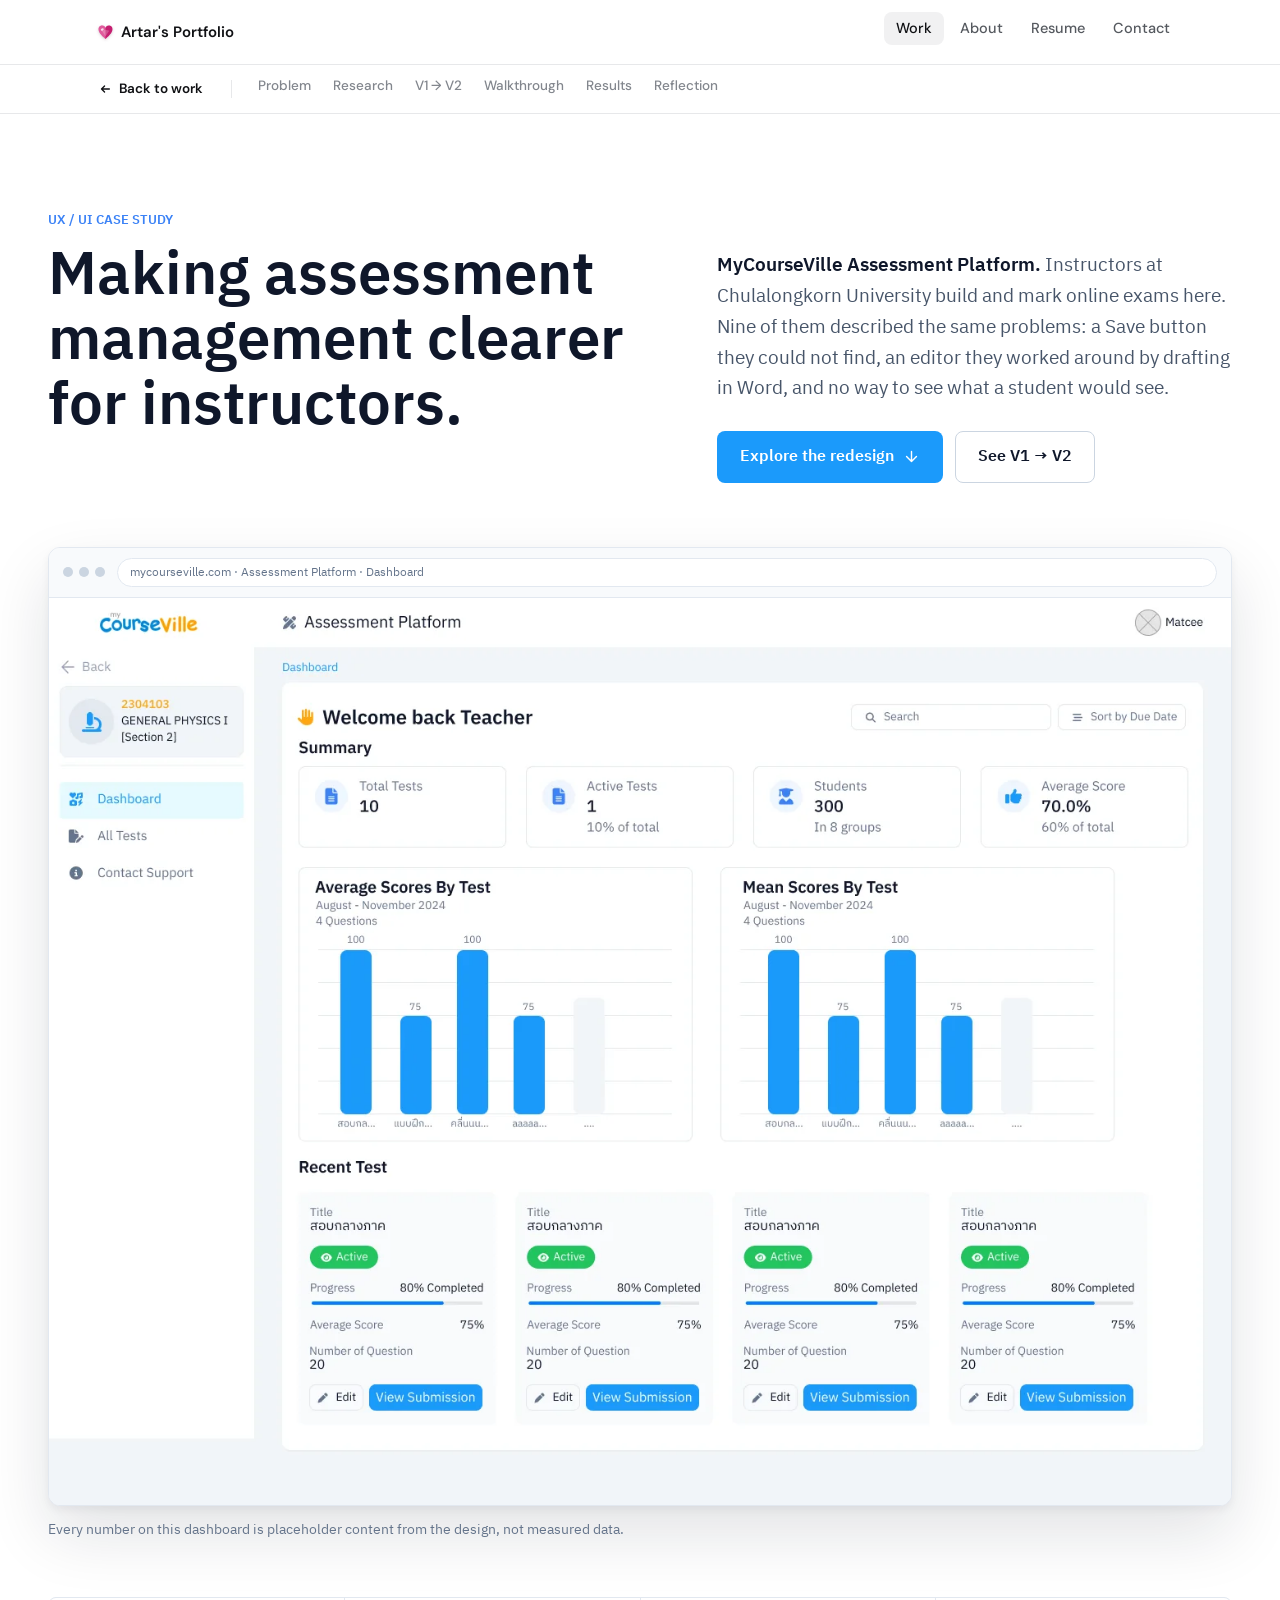
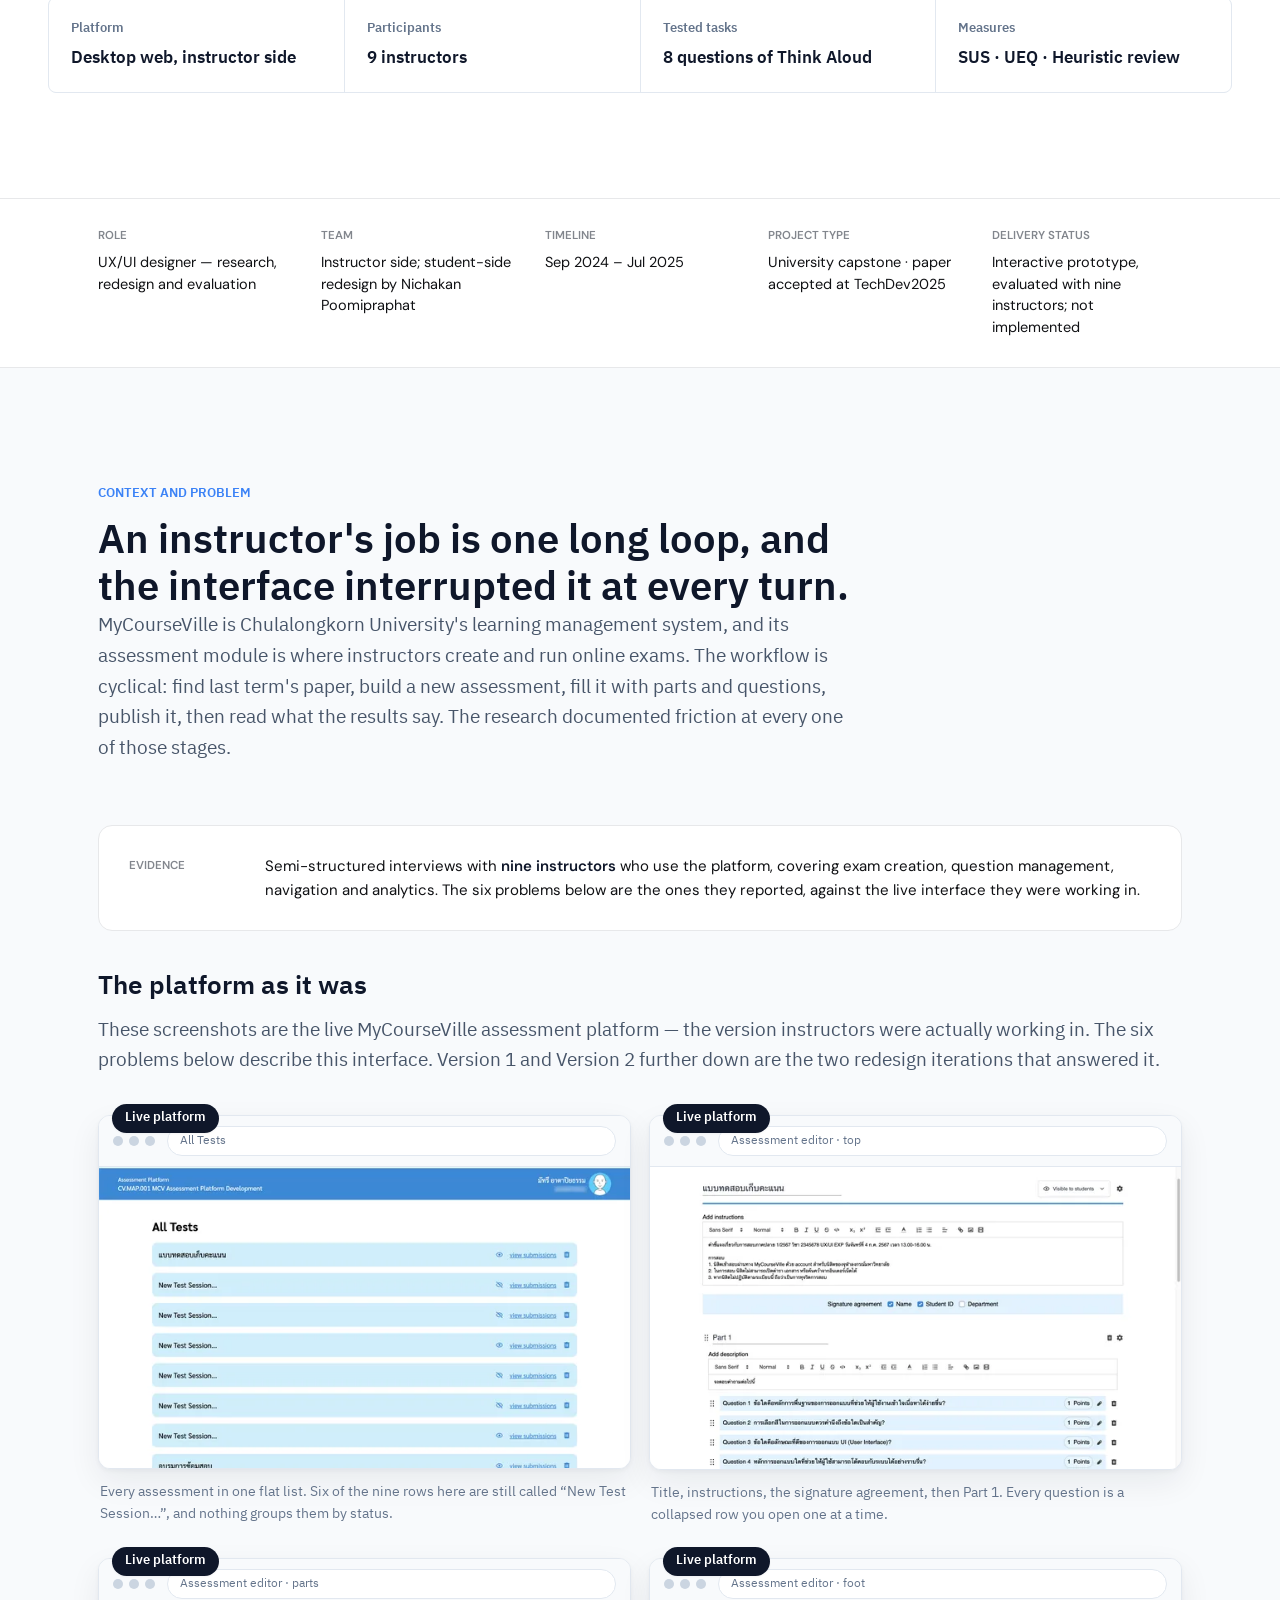
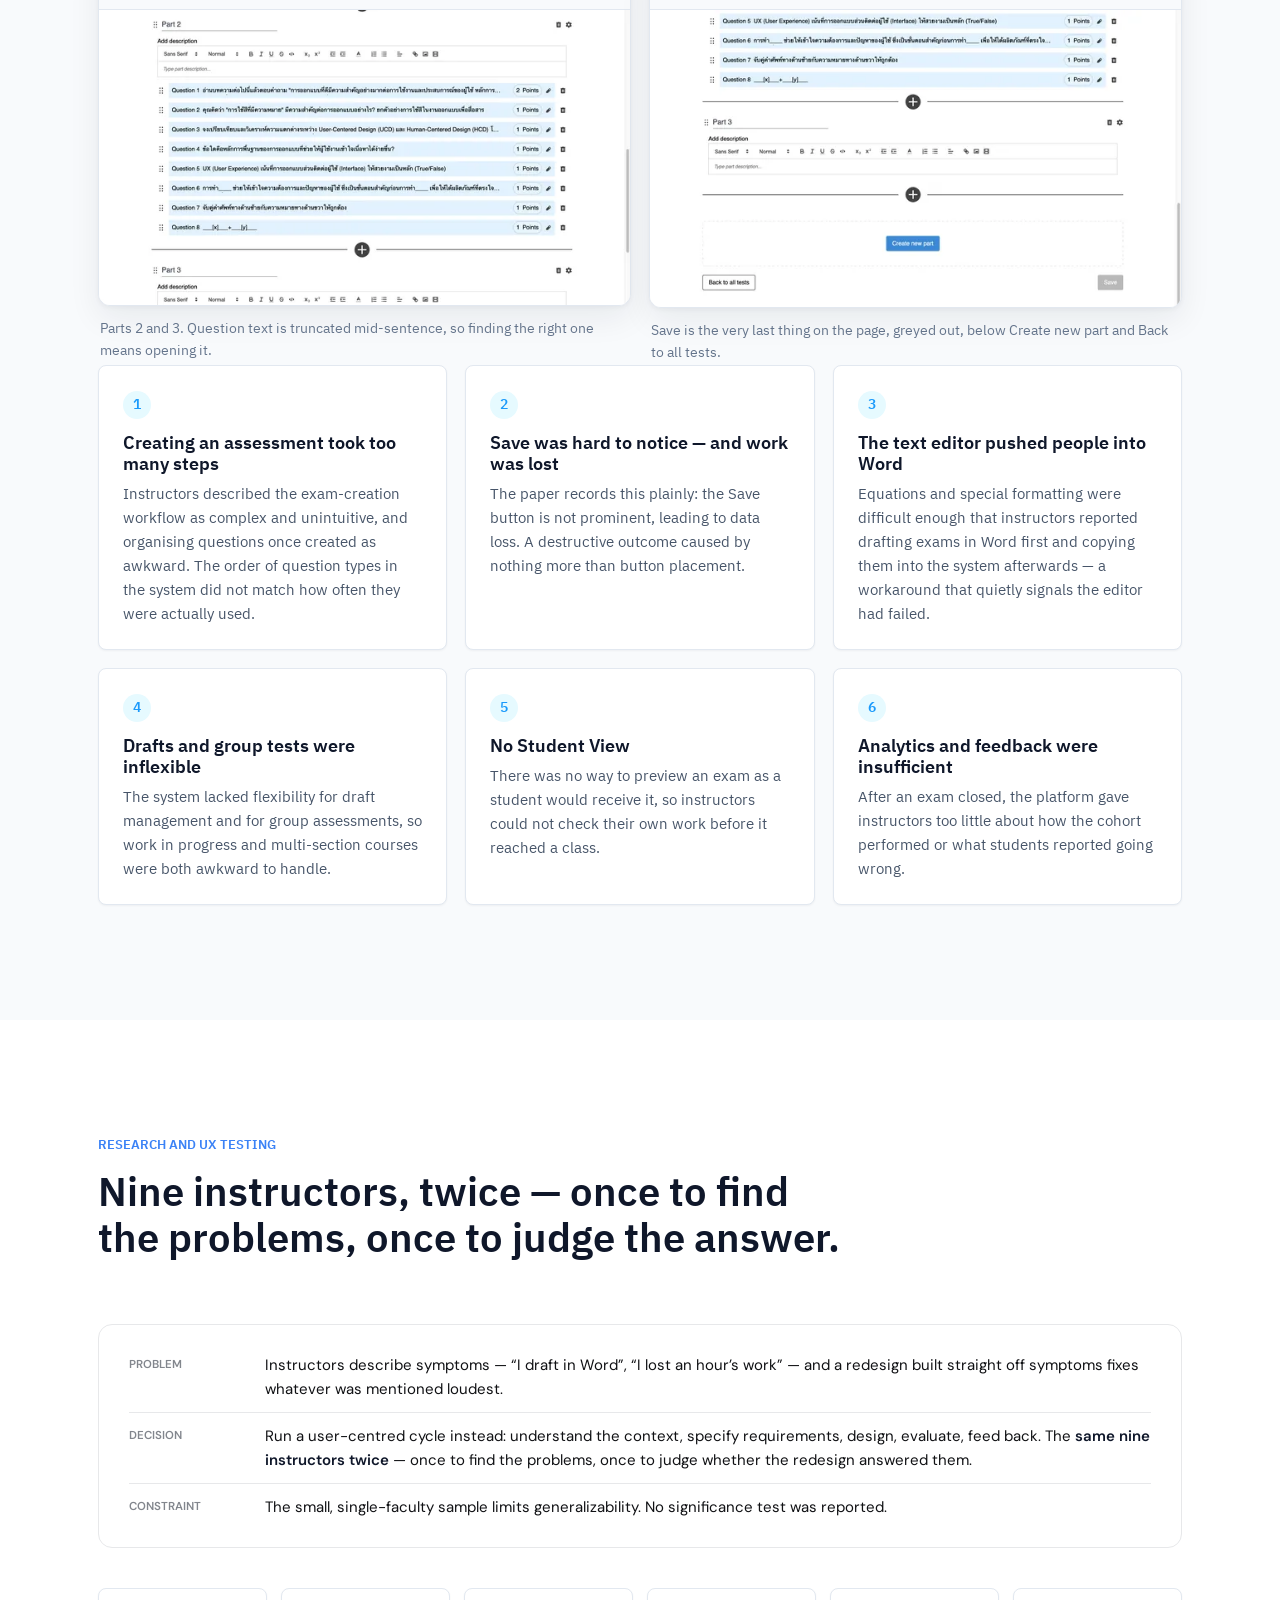
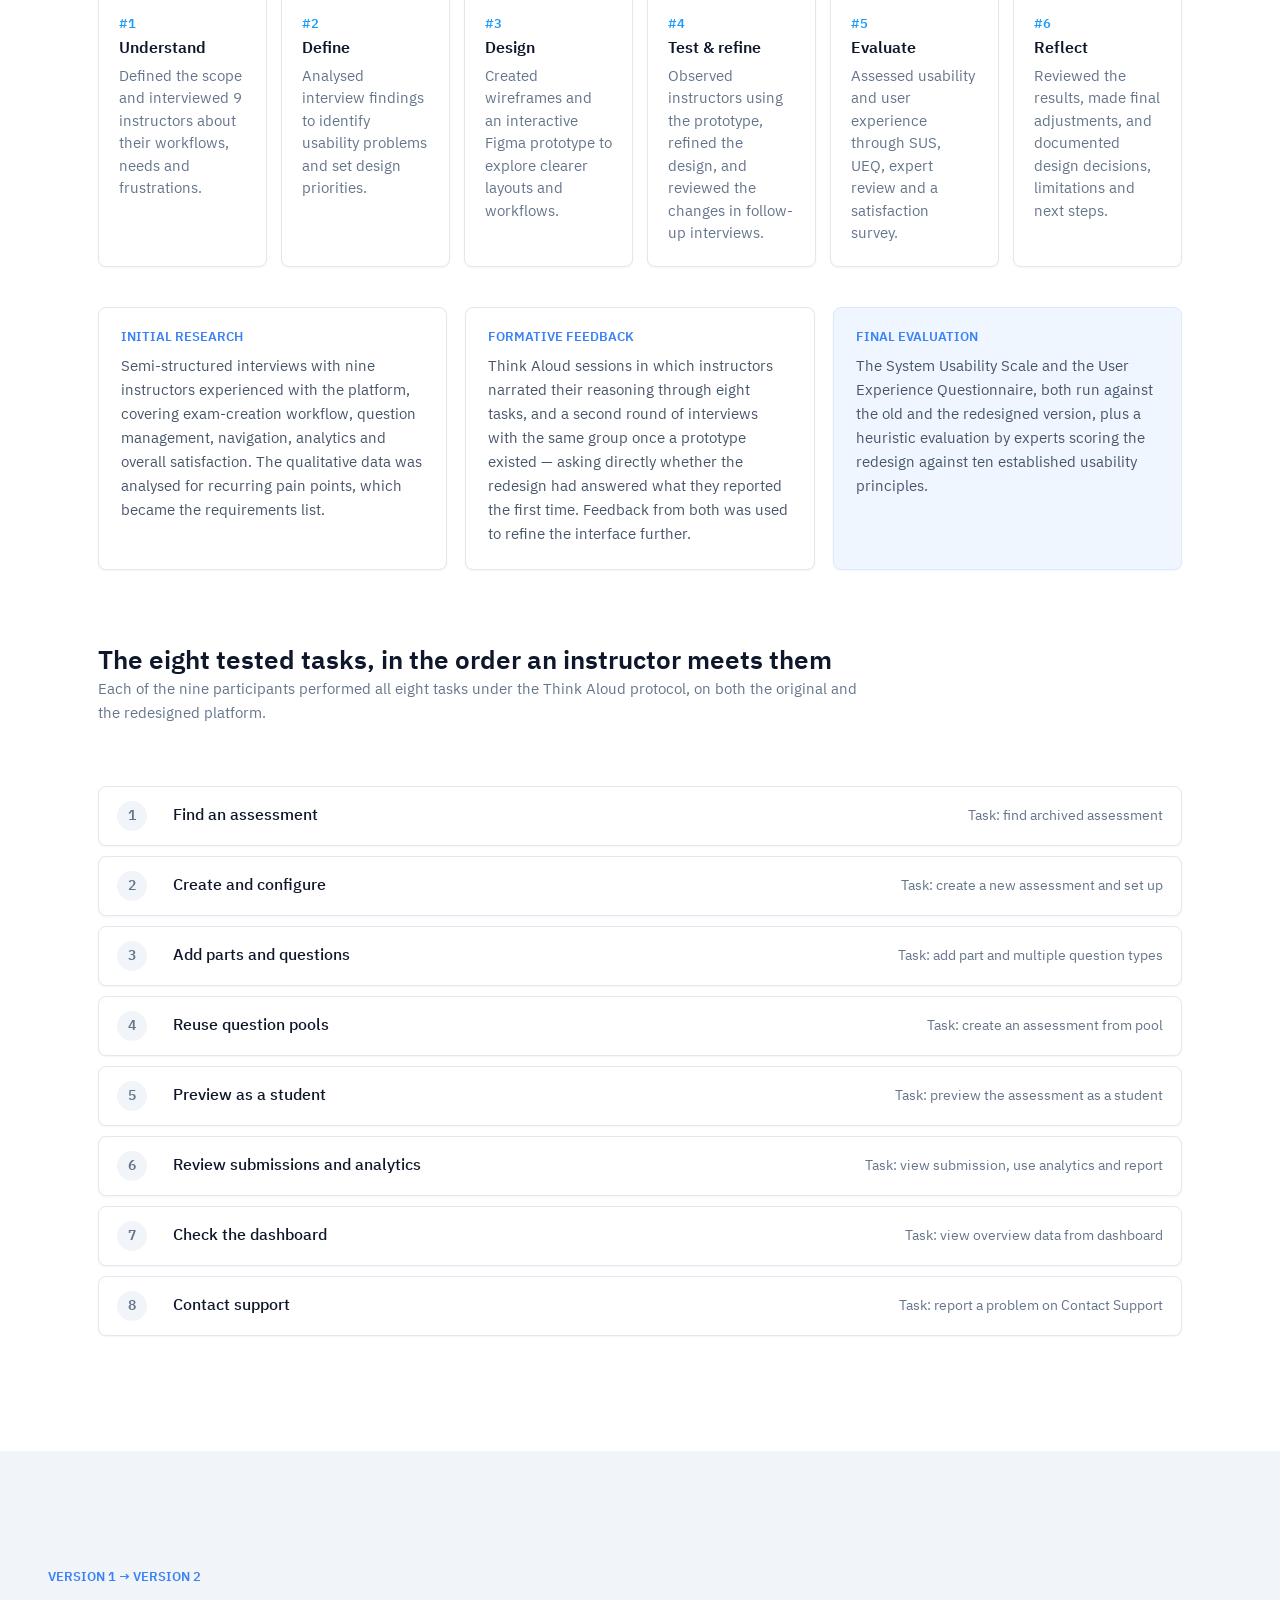
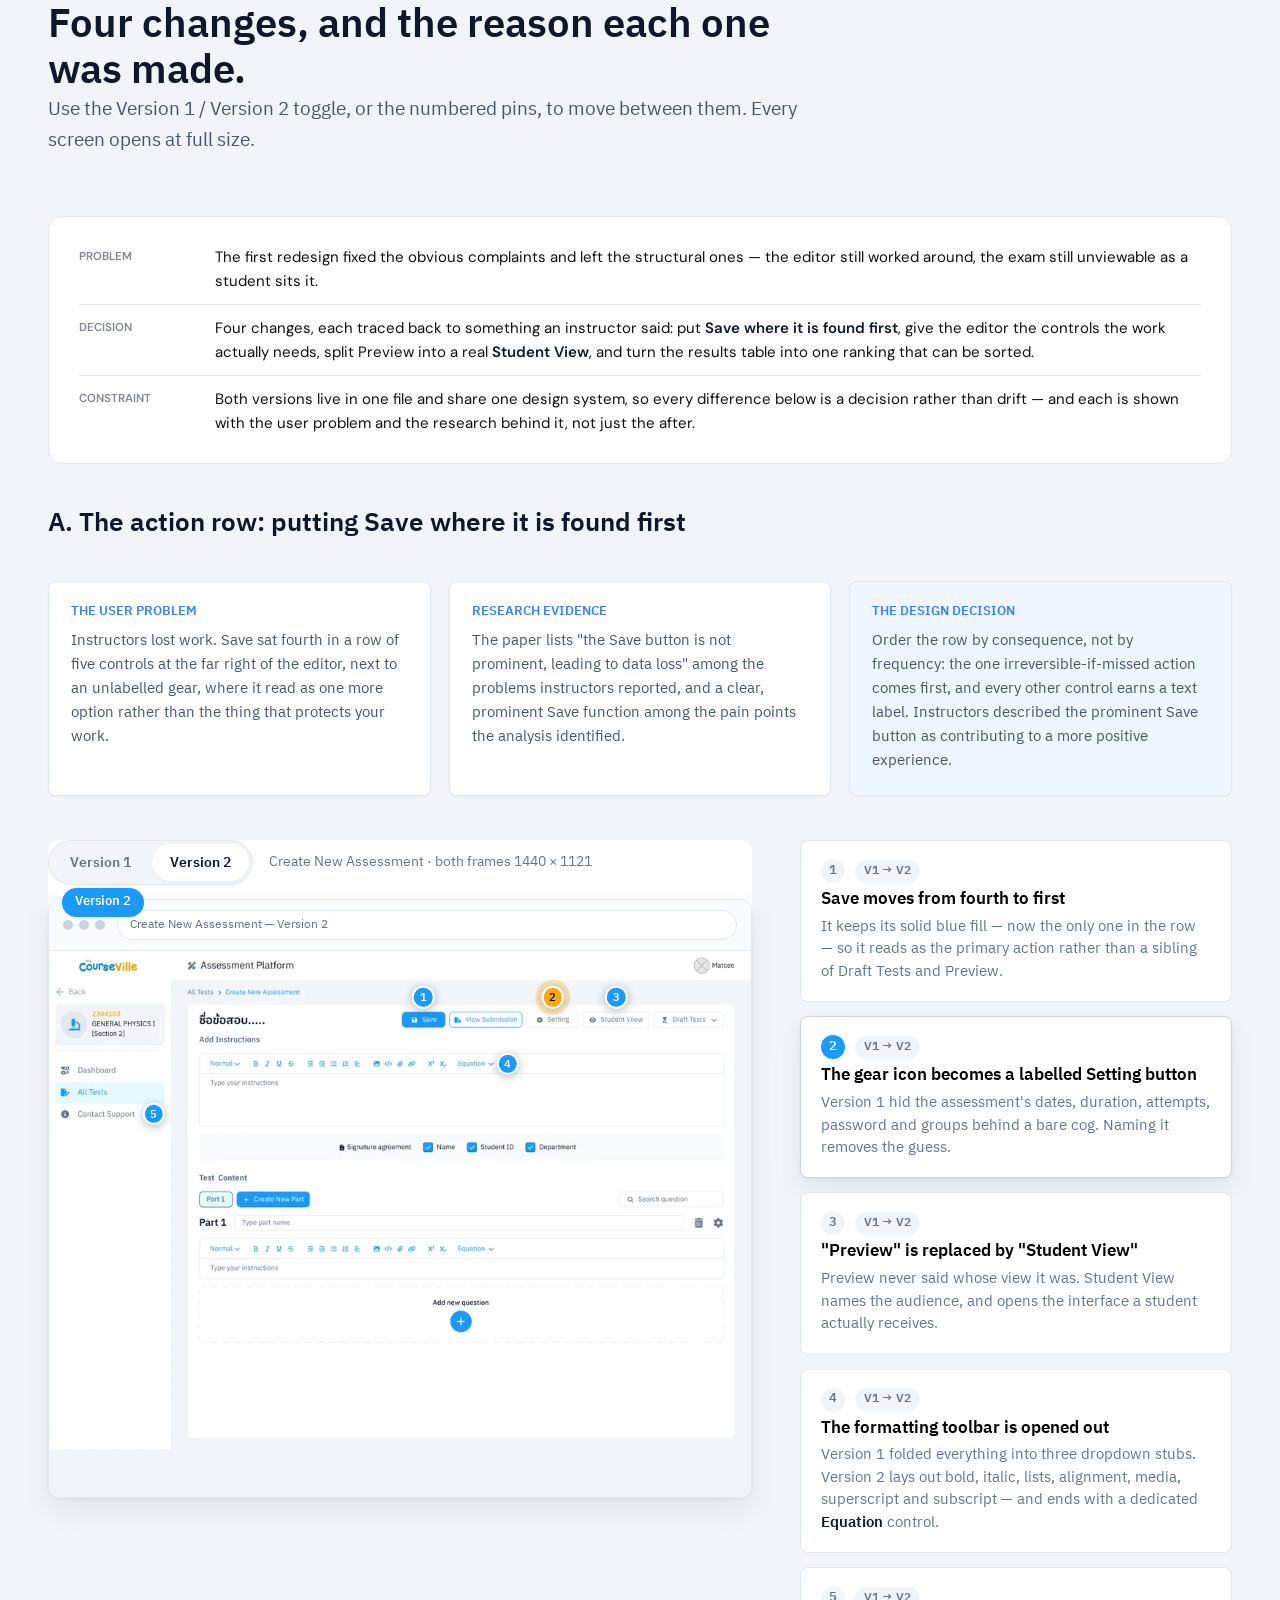
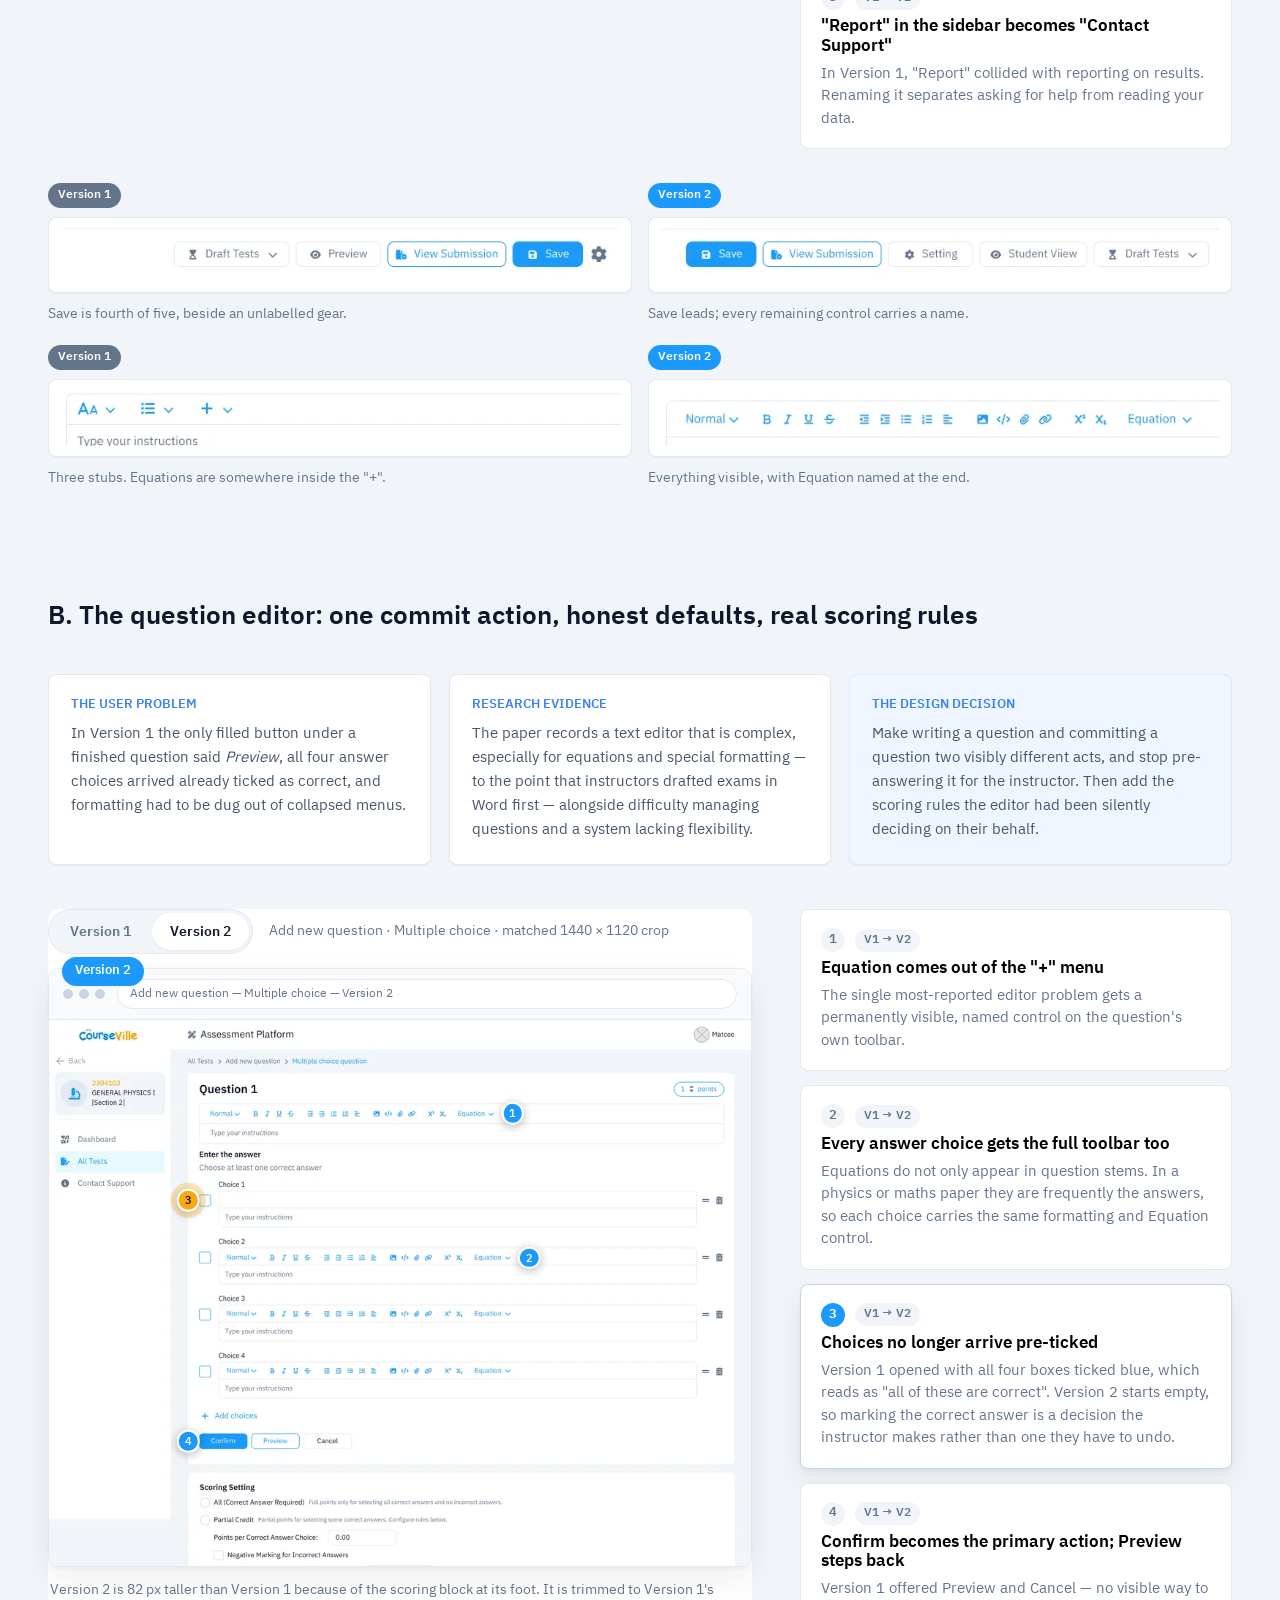
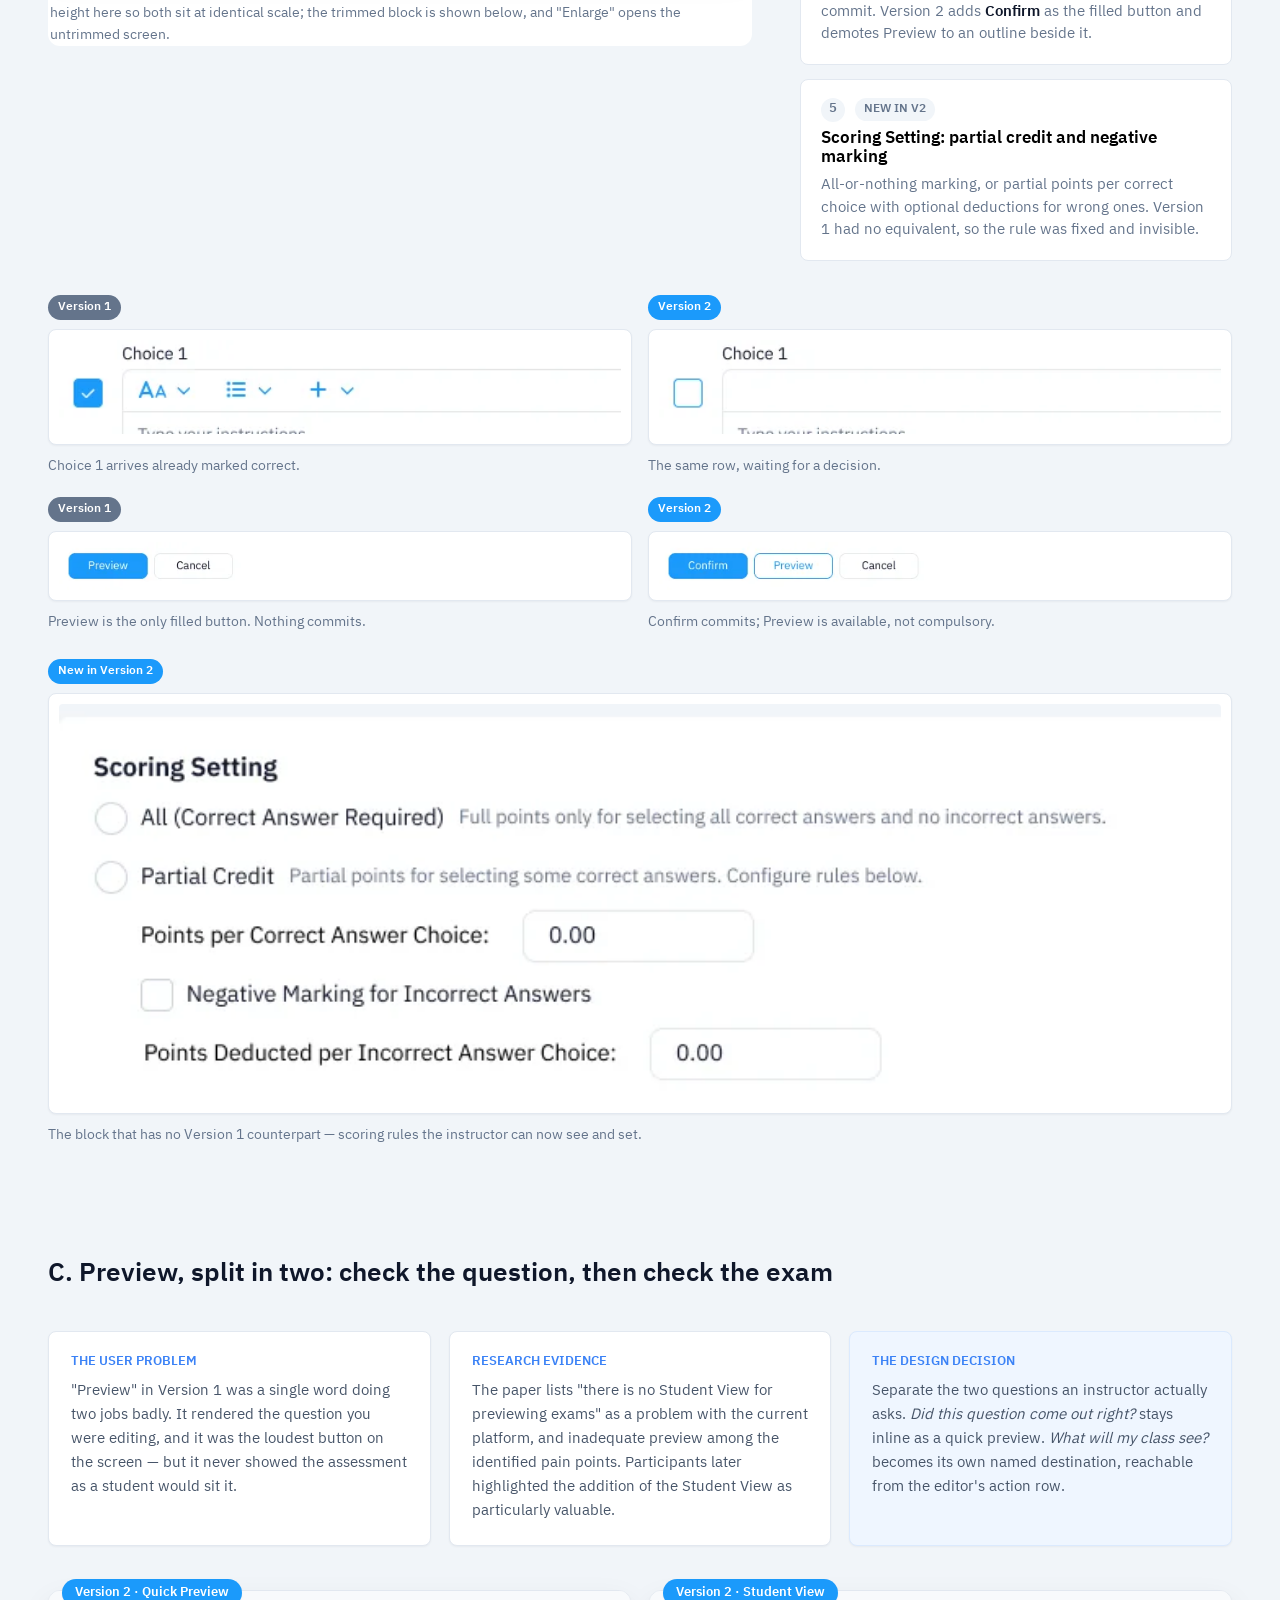
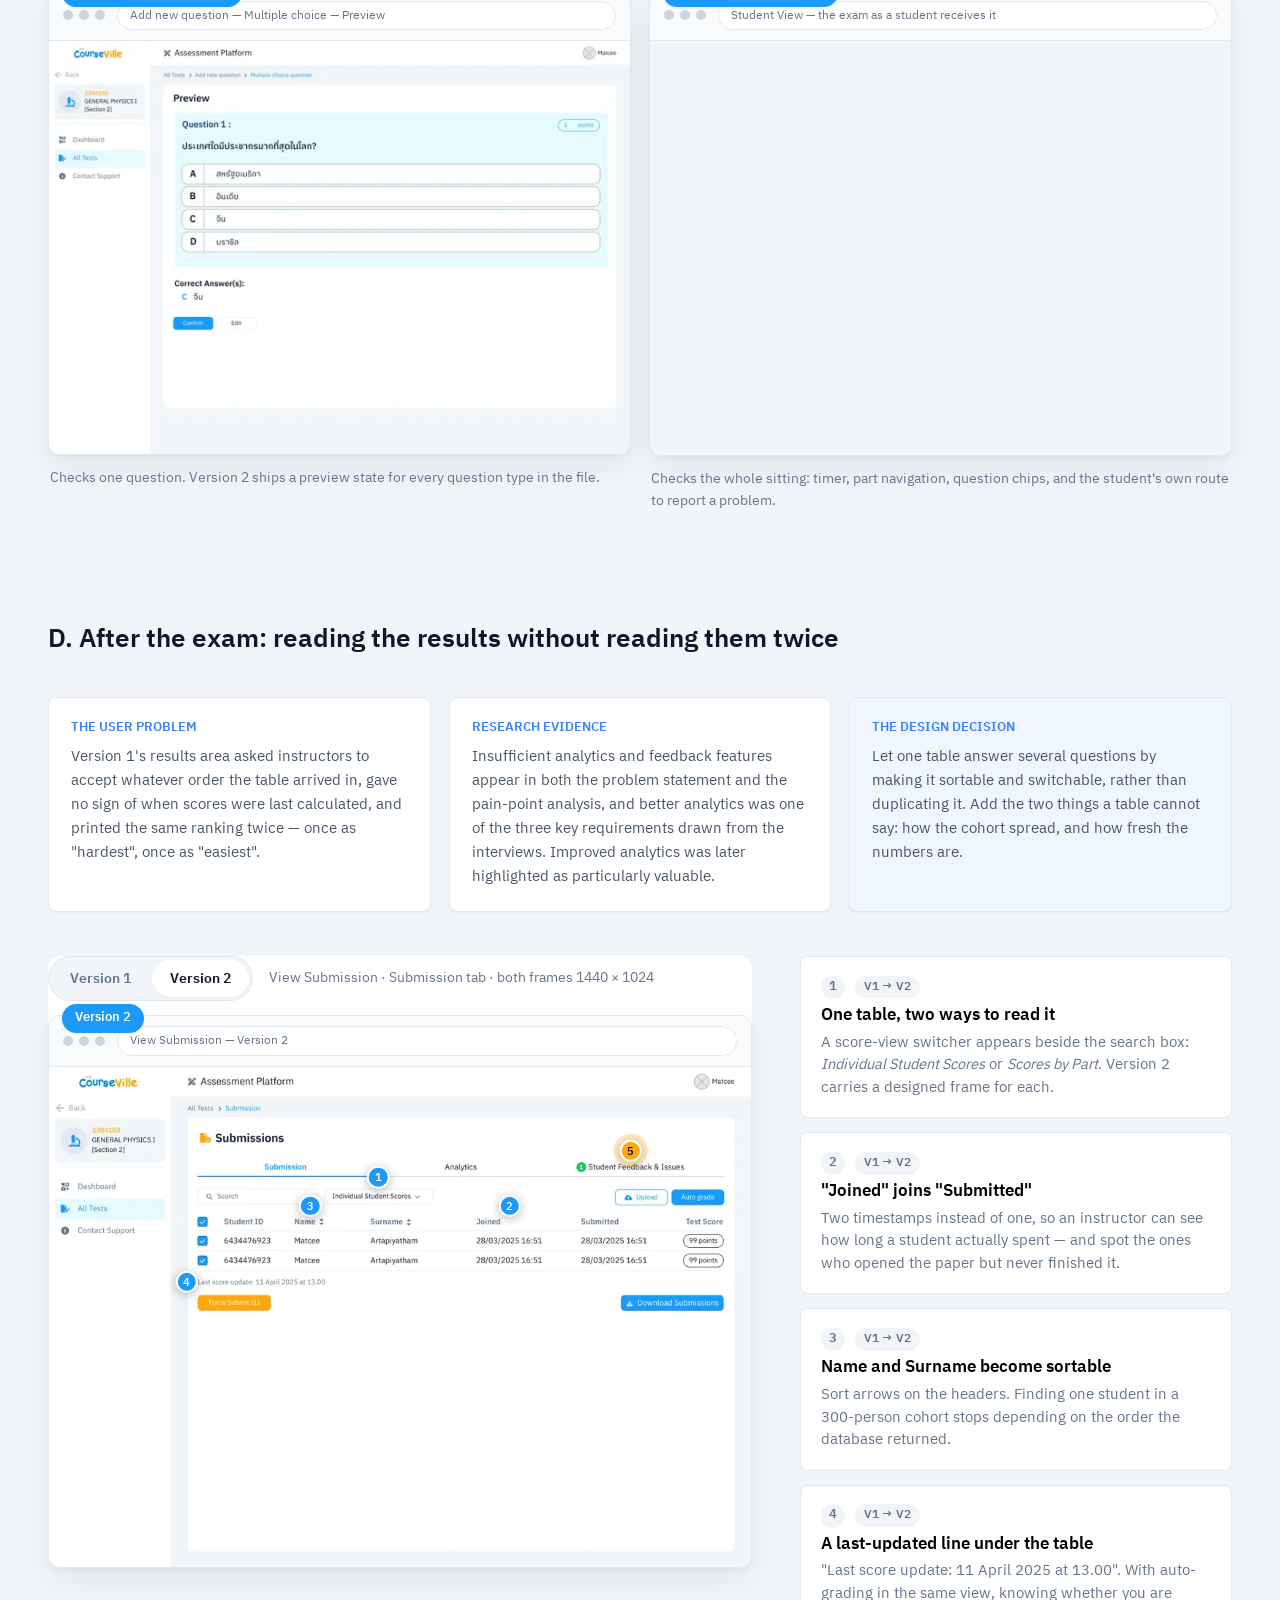
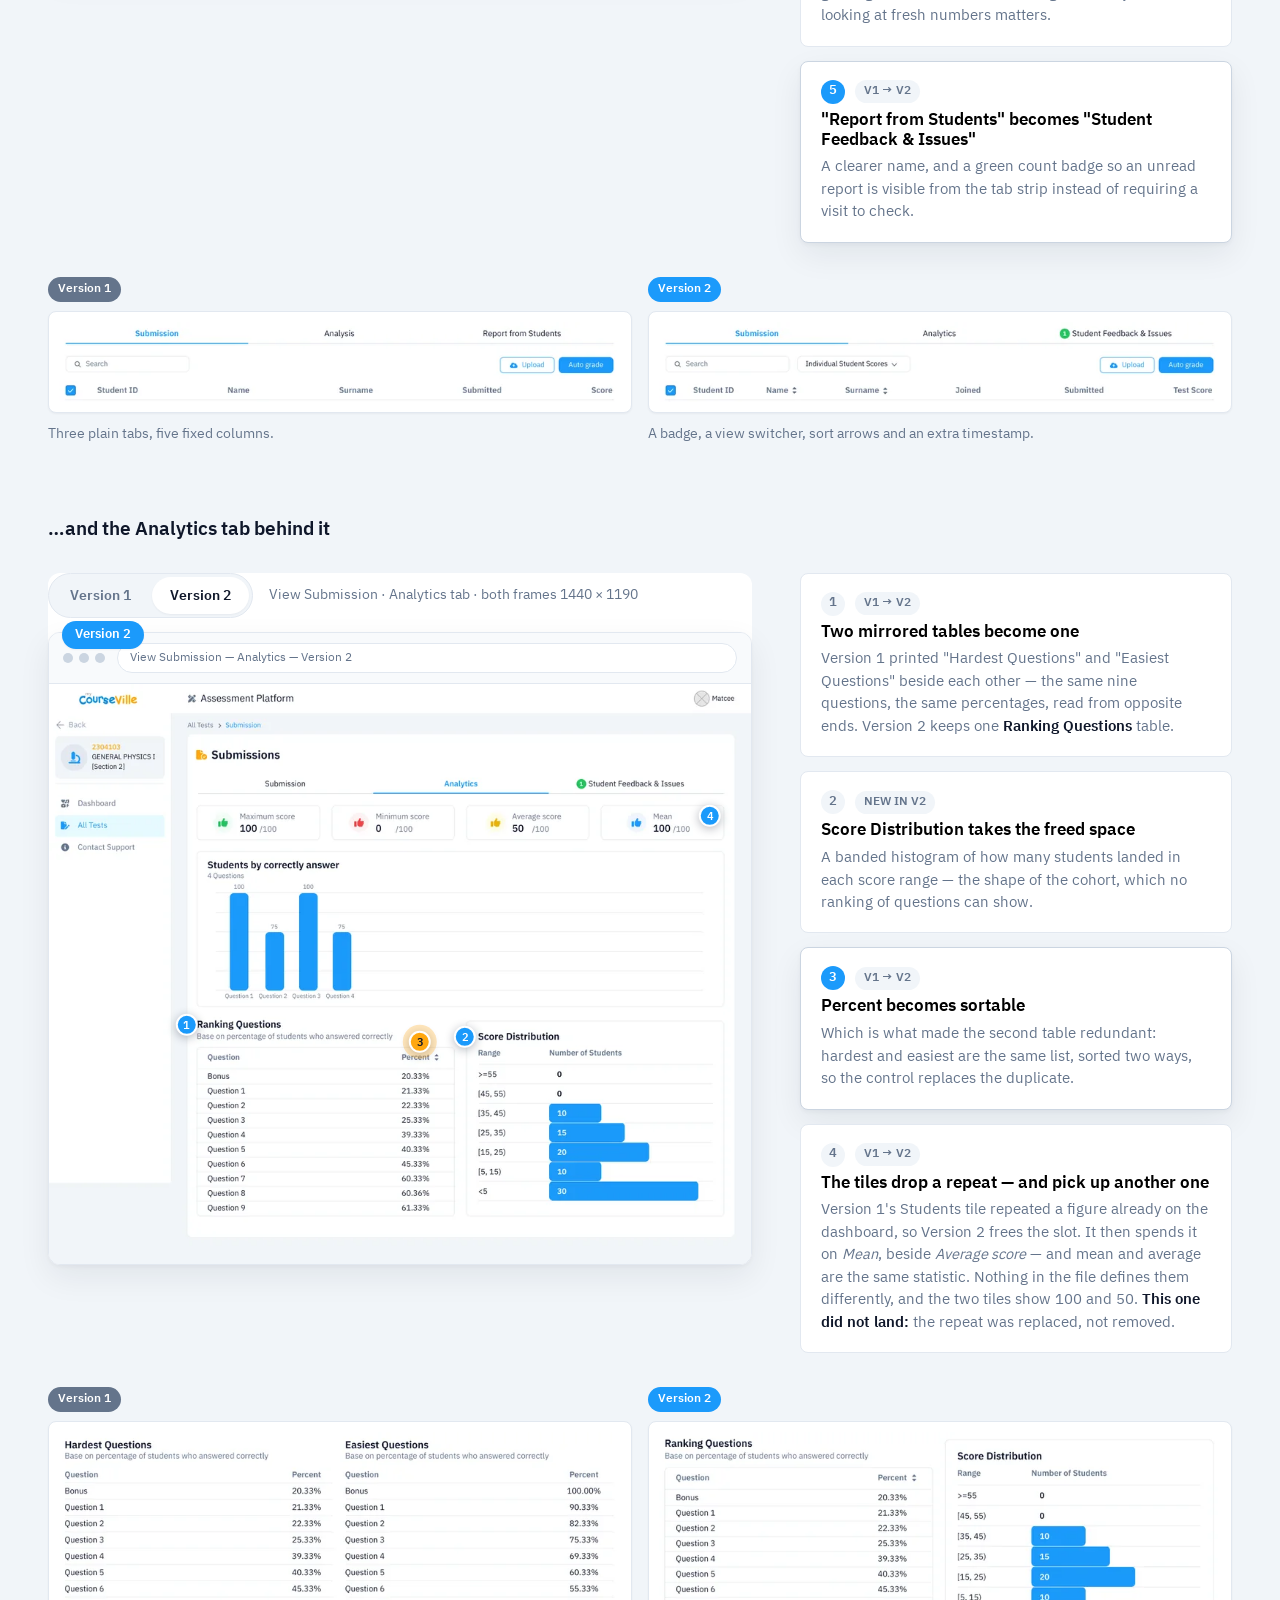
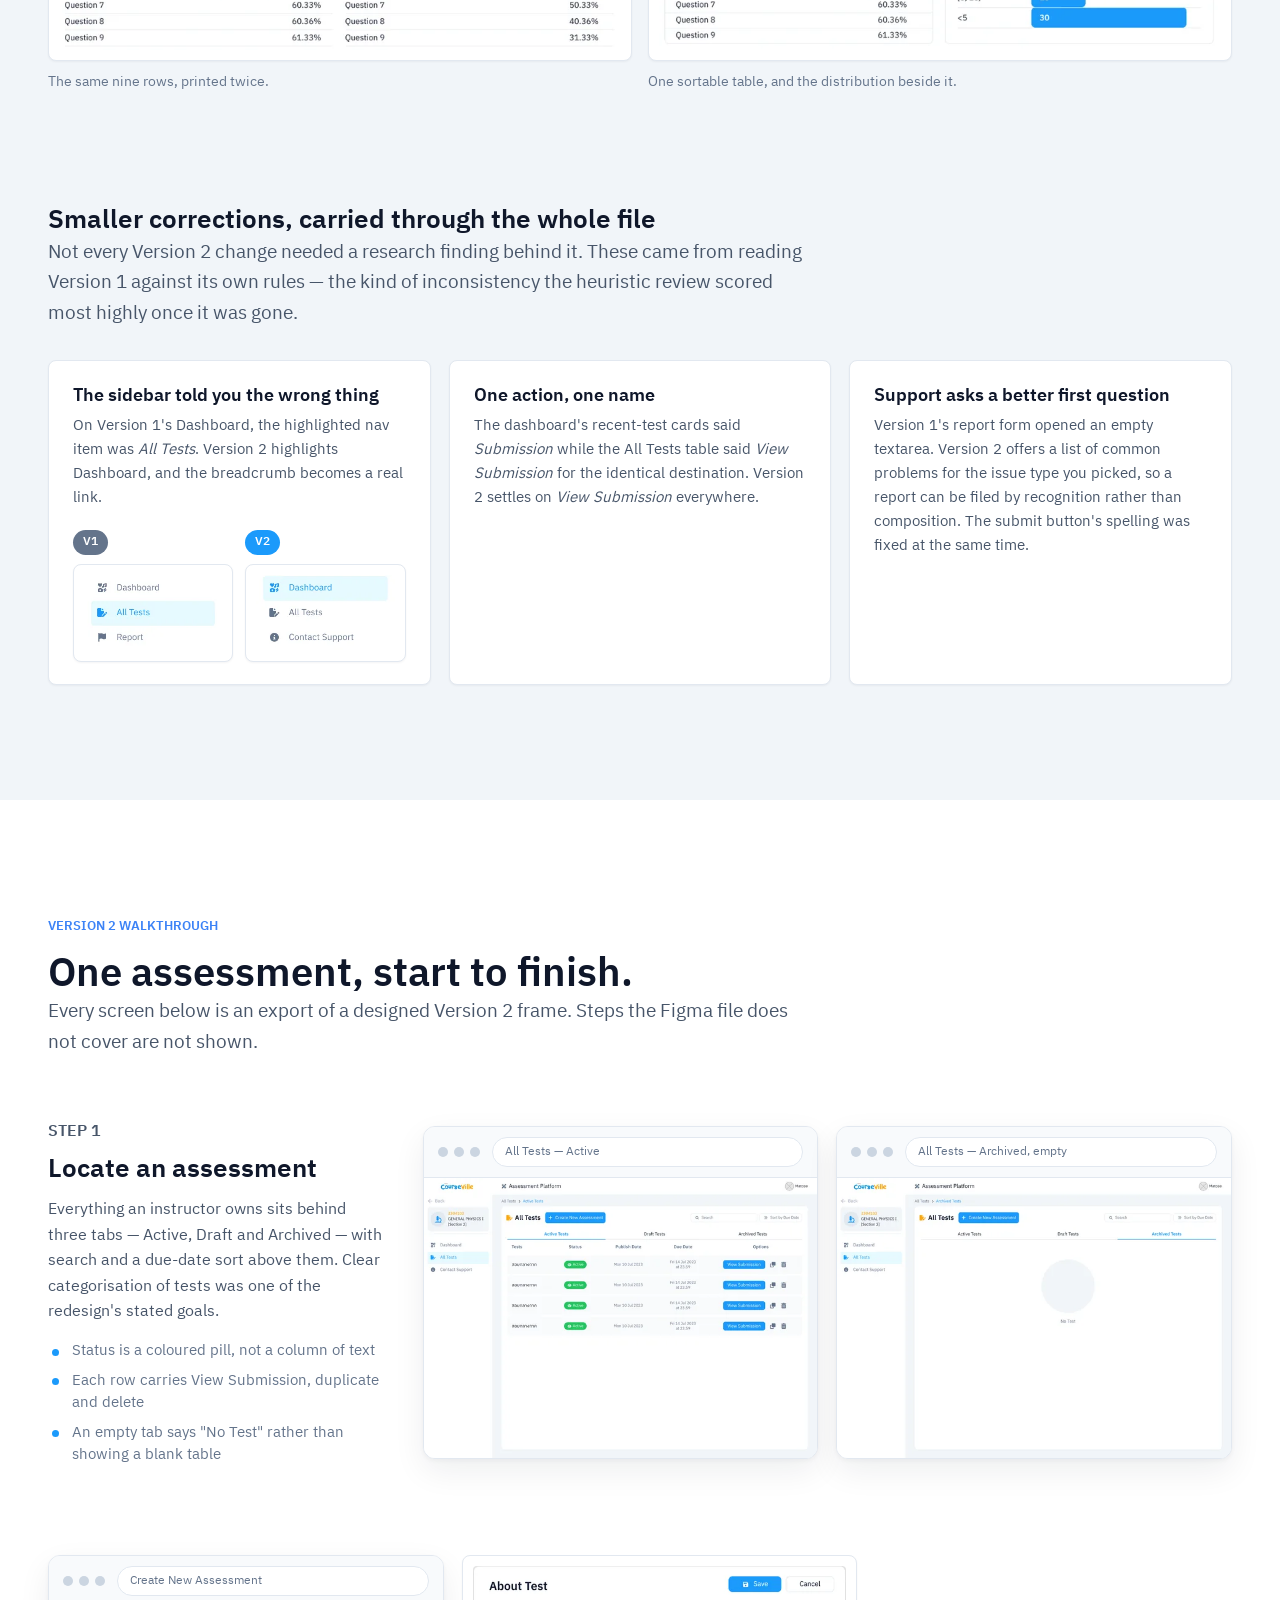
<file: projects/assessment-platform/index.html>
<!doctype html>
<html lang="en">
<head>
<meta charset="utf-8">
<meta name="viewport" content="width=device-width, initial-scale=1">
<title>MyCourseVille Assessment Platform — UX / UI case study</title>
<meta name="description" content="How instructor interviews, Think Aloud testing and expert review shaped the redesign of the MyCourseVille online assessment platform, traced screen by screen from Version 1 to Version 2.">
<link rel="preconnect" href="https://fonts.googleapis.com">
<link rel="preconnect" href="https://fonts.gstatic.com" crossorigin>
<link rel="stylesheet" href="https://fonts.googleapis.com/css2?family=IBM+Plex+Sans+Thai:wght@300;400;500;600;700&display=swap">
<link rel="stylesheet" href="https://fonts.googleapis.com/css2?family=DM+Sans:opsz,wght@9..40,400;9..40,500;9..40,600;9..40,700&display=swap">
<link rel="stylesheet" href="../../assets/css/shell.css">
<script>document.documentElement.classList.add('pf-js');</script>
<link rel="stylesheet" href="assets/css/site.css">
<link rel="icon" href="data:image/svg+xml,<svg xmlns='http://www.w3.org/2000/svg' viewBox='0 0 100 100'><text y='.9em' font-size='90'>📝</text></svg>">
<noscript><style>
  /* Nothing moves or switches without JS, so show everything at rest. */
  .anim { opacity: 1 !important; transform: none !important; }
  .story__stage { position: static !important; }
  .stack { gap: 34px; }
  .stack > .shot { grid-area: auto !important; }
  .shot[data-state="off"] { opacity: 1 !important; visibility: visible !important; }
  .anno__pin { opacity: 1 !important; transform: translate(-50%, -50%) scale(1) !important; }
  .tabs { display: none !important; }
  .zoom { cursor: default; }
  .zoom__hint { display: none !important; }
</style></noscript>
</head>
<body>

<a class="skip" href="#main">Skip to content</a>

<!-- ===================== SHARED SITE HEADER ===================== -->
<header class="pf-header">
  <div class="pf-header__inner">
    <a class="pf-brand" href="../../"><svg class="pf-brand__gem" viewBox="0 0 40 38" aria-hidden="true" focusable="false"><path d="M20 37C6.2 26 1.5 18.4 1.5 11.6A9.6 9.6 0 0 1 20 7.4 9.6 9.6 0 0 1 38.5 11.6C38.5 18.4 33.8 26 20 37Z" fill="currentColor"/><path d="M20 37C6.2 26 1.5 18.4 1.5 11.6A9.6 9.6 0 0 1 20 7.4Z" fill="#fff" fill-opacity=".26"/><path d="M20 7.4A9.6 9.6 0 0 1 38.5 11.6C38.5 18.4 33.8 26 20 37Z" fill="#000" fill-opacity=".08"/><path d="M20 12.5 30 15.5 20 30 10 15.5Z" fill="#fff" fill-opacity=".22"/><ellipse cx="11.5" cy="12" rx="4.2" ry="2.7" fill="#fff" fill-opacity=".8" transform="rotate(-30 11.5 12)"/></svg><span class="pf-brand__name">Artar's Portfolio</span></a>

    <nav aria-label="Main">
      <ul class="pf-nav">
        <li><a href="../../#work" aria-current="page">Work</a></li>
        <li><a href="../../#about">About</a></li>
        <li><a href="../../assets/resume/Matcee-Artapiyatham-Resume-UXUI.pdf" target="_blank" rel="noopener">Resume</a></li>
        <li><a href="#contact">Contact</a></li>
      </ul>
    </nav>

    <button class="pf-menubtn" type="button" data-pf-menu-button aria-expanded="false" aria-controls="pf-menu">
      <span class="pf-menubtn__bars" aria-hidden="true"><span></span><span></span><span></span></span>
      Menu
    </button>
  </div>
</header>

<div class="pf-menu" id="pf-menu" data-pf-menu hidden>
  <nav aria-label="Main, mobile">
    <ul>
      <li><a href="../../#work" aria-current="page">Work</a></li>
      <li><a href="../../#about">About</a></li>
      <li><a href="../../assets/resume/Matcee-Artapiyatham-Resume-UXUI.pdf" target="_blank" rel="noopener">Resume</a></li>
      <li><a href="#contact">Contact</a></li>
    </ul>
  </nav>
</div>

<!-- ================ LOCAL CASE-STUDY SECTION MENU ================ -->
<nav class="pf-sectionnav" data-pf-sectionnav aria-label="Sections in this case study">
  <div class="pf-sectionnav__inner">
    <a class="pf-sectionnav__back" href="../../#work" aria-label="Back to work">
      <svg width="14" height="14" viewBox="0 0 16 16" fill="none" aria-hidden="true"><path d="M13 8H4M7.5 11.5 4 8l3.5-3.5" stroke="currentColor" stroke-width="1.5" stroke-linecap="round" stroke-linejoin="round"/></svg>
      <span class="pf-sectionnav__back-label">Back to work</span>
    </a>
    <span class="pf-sectionnav__rule" aria-hidden="true"></span>
    <ul class="pf-sectionnav__list">
        <li><a href="#problem">Problem</a></li>
        <li><a href="#research">Research</a></li>
        <li><a href="#compare">V1 &rarr; V2</a></li>
        <li><a href="#walkthrough">Walkthrough</a></li>
        <li><a href="#results">Results</a></li>
        <li><a href="#reflection">Reflection</a></li>
    </ul>
  </div>
</nav>

<main id="main">

<!-- ========================================================= 1. HERO ===== -->
<header class="hero" id="top">
  <div class="wrap-wide hero__inner">
    <div class="hero__copy">
      <p class="eyebrow anim" data-anim="1">UX / UI case study</p>
      <h1 class="h-xl hero__title anim" data-anim="2">Making assessment management clearer for instructors.</h1>
      <p class="lede hero__lede anim" data-anim="3">
        <strong>MyCourseVille Assessment Platform.</strong> Instructors at Chulalongkorn
        University build and mark online exams here. Nine of them described the same
        problems: a Save button they could not find, an editor they worked around by
        drafting in Word, and no way to see what a student would see.
      </p>
      <div class="hero__actions anim" data-anim="4">
        <a class="btn btn--primary" href="#walkthrough">
          Explore the redesign
          <svg viewBox="0 0 24 24" aria-hidden="true"><path d="M12 5v14M5 12l7 7 7-7"/></svg>
        </a>
        <a class="btn btn--ghost" href="#compare">See V1 → V2</a>
      </div>
    </div>

    <figure class="hero__shot anim" data-anim="3">
      <div class="browser browser--lg">
        <div class="browser__bar" aria-hidden="true">
          <span class="browser__dots"><i></i><i></i><i></i></span>
          <span class="browser__url">mycourseville.com · Assessment Platform · Dashboard</span>
        </div>
        <div class="browser__body">
          <button type="button" class="zoom"
                  data-full="assets/img/v2-dashboard.webp" data-w="1440" data-h="1105"
                  data-alt="Version 2 Dashboard at full size."
                  data-cap="<b>Version 2 · Dashboard</b>">
            <img src="assets/img/v2-dashboard-960.webp"
                 srcset="assets/img/v2-dashboard-640.webp 640w, assets/img/v2-dashboard-960.webp 960w, assets/img/v2-dashboard.webp 1440w"
                 sizes="(min-width: 1180px) 1100px, 92vw"
                 width="1440" height="1105" fetchpriority="high" decoding="async"
                 alt="The Version 2 instructor dashboard: a welcome line, four summary tiles for total tests, active tests, students and average score, two bar charts of scores by test, and a row of recent test cards.">
            <span class="zoom__hint" aria-hidden="true">
              <svg viewBox="0 0 24 24"><circle cx="11" cy="11" r="7"/><path d="m20 20-3.5-3.5M11 8v6M8 11h6"/></svg>
              Enlarge
            </span>
          </button>
        </div>
      </div>
      <figcaption class="tiny" style="margin-top:14px">
        Every number on this dashboard is placeholder content from the design, not measured data.
      </figcaption>
    </figure>

    <dl class="hero__facts anim" data-anim="4">
      <div class="hero__fact"><dt>Platform</dt><dd>Desktop web, instructor side</dd></div>
      <div class="hero__fact"><dt>Participants</dt><dd>9 instructors</dd></div>
      <div class="hero__fact"><dt>Tested tasks</dt><dd>8 questions of Think Aloud</dd></div>
      <div class="hero__fact"><dt>Measures</dt><dd>SUS · UEQ · Heuristic review</dd></div>
    </dl>
  </div>
</header>

<!-- ============================================== 2. CONTEXT & PROBLEM === -->
<!-- ========================================== PROJECT SUMMARY (shell) ===
     Role / Team / Timeline / Project type / Delivery status. Every value
     here comes from this case study or from the CV; nothing is inferred. -->
<aside class="pf-meta" aria-label="Project summary">
  <div class="pf-wrap">
    <dl class="pf-meta__list">
        <div class="pf-meta__item"><dt>Role</dt><dd>UX/UI designer — research, redesign and evaluation</dd></div>
        <div class="pf-meta__item"><dt>Team</dt><dd>Instructor side; student-side redesign by Nichakan Poomipraphat</dd></div>
        <div class="pf-meta__item"><dt>Timeline</dt><dd>Sep 2024 – Jul 2025</dd></div>
        <div class="pf-meta__item"><dt>Project type</dt><dd>University capstone · paper accepted at TechDev2025</dd></div>
        <div class="pf-meta__item"><dt>Delivery status</dt><dd>Interactive prototype, evaluated with nine instructors; not implemented</dd></div>
    </dl>
  </div>
</aside>

<section class="section section--tint" id="problem">
  <div class="wrap">
    <div class="section__head anim" data-anim="1">
      <p class="eyebrow">Context and problem</p>
      <h2 class="h-lg">An instructor's job is one long loop, and the interface interrupted it at every turn.</h2>
      <p class="lede">
        MyCourseVille is Chulalongkorn University's learning management system, and its
        assessment module is where instructors create and run online exams. The workflow is
        cyclical: find last term's paper, build a new assessment, fill it with parts and
        questions, publish it, then read what the results say. The research documented
        friction at every one of those stages.
      </p>
    </div>

    <dl class="pf-lead">
      <div class="pf-lead__row">
        <dt>Evidence</dt>
        <dd>Semi-structured interviews with <strong>nine instructors</strong> who use the platform, covering exam creation, question management, navigation and analytics. The six problems below are the ones they reported, against the live interface they were working in.</dd>
      </div>
    </dl>


    <div class="anim" data-anim="2">
      <h3 class="h-md">The platform as it was</h3>
      <p class="lede" style="margin-top:12px">
        These screenshots are the live MyCourseVille assessment platform &mdash; the version
        instructors were actually working in. The six problems below describe this interface.
        Version&nbsp;1 and Version&nbsp;2 further down are the two redesign iterations that
        answered it.
      </p>
      <div class="walk__pair walk__pair--2" style="margin-top:clamp(24px,3.5vw,38px)">
        <figure class="shot" style="position:relative">
          <span class="shot__tag">Live platform</span>
          <div class="browser">
            <div class="browser__bar" aria-hidden="true">
              <span class="browser__dots"><i></i><i></i><i></i></span>
              <span class="browser__url">All Tests</span>
            </div>
            <div class="browser__body">
              <button type="button" class="zoom"
                      data-full="assets/img/prod-all-tests.webp" data-w="1440" data-h="818"
                      data-alt="The live All Tests screen: a single flat list of pale blue rows, most of them untitled, each with a visibility toggle, a view submissions link and a delete icon."
                      data-cap="&lt;b&gt;Live platform &middot; All Tests&lt;/b&gt; &mdash; the interface instructors were using before the redesign">
                <img src="assets/img/prod-all-tests-960.webp"
                     srcset="assets/img/prod-all-tests-640.webp 640w, assets/img/prod-all-tests-960.webp 960w, assets/img/prod-all-tests.webp 1440w"
                     sizes="(min-width: 620px) 46vw, 92vw"
                     width="1440" height="818" loading="lazy" decoding="async"
                     alt="The live All Tests screen: a single flat list of pale blue rows, most of them untitled, each with a visibility toggle, a view submissions link and a delete icon.">
                <span class="zoom__hint" aria-hidden="true"><svg viewBox="0 0 24 24"><circle cx="11" cy="11" r="7"/><path d="m20 20-3.5-3.5M11 8v6M8 11h6"/></svg>Enlarge</span>
              </button>
            </div>
          </div>
          <figcaption class="shot__cap">Every assessment in one flat list. Six of the nine rows here are still called &ldquo;New Test Session&hellip;&rdquo;, and nothing groups them by status.</figcaption>
        </figure>
        <figure class="shot" style="position:relative">
          <span class="shot__tag">Live platform</span>
          <div class="browser">
            <div class="browser__bar" aria-hidden="true">
              <span class="browser__dots"><i></i><i></i><i></i></span>
              <span class="browser__url">Assessment editor &middot; top</span>
            </div>
            <div class="browser__body">
              <button type="button" class="zoom"
                      data-full="assets/img/prod-editor-top.webp" data-w="1440" data-h="820"
                      data-alt="The live assessment editor: title field, a rich-text instructions box, a signature agreement row, and Part 1 with each question collapsed into a single blue row."
                      data-cap="&lt;b&gt;Live platform &middot; Assessment editor &middot; top&lt;/b&gt; &mdash; the interface instructors were using before the redesign">
                <img src="assets/img/prod-editor-top-960.webp"
                     srcset="assets/img/prod-editor-top-640.webp 640w, assets/img/prod-editor-top-960.webp 960w, assets/img/prod-editor-top.webp 1440w"
                     sizes="(min-width: 620px) 46vw, 92vw"
                     width="1440" height="820" loading="lazy" decoding="async"
                     alt="The live assessment editor: title field, a rich-text instructions box, a signature agreement row, and Part 1 with each question collapsed into a single blue row.">
                <span class="zoom__hint" aria-hidden="true"><svg viewBox="0 0 24 24"><circle cx="11" cy="11" r="7"/><path d="m20 20-3.5-3.5M11 8v6M8 11h6"/></svg>Enlarge</span>
              </button>
            </div>
          </div>
          <figcaption class="shot__cap">Title, instructions, the signature agreement, then Part&nbsp;1. Every question is a collapsed row you open one at a time.</figcaption>
        </figure>
      </div>
      <div class="walk__pair walk__pair--2" style="margin-top:clamp(20px,3vw,32px)">
        <figure class="shot" style="position:relative">
          <span class="shot__tag">Live platform</span>
          <div class="browser">
            <div class="browser__bar" aria-hidden="true">
              <span class="browser__dots"><i></i><i></i><i></i></span>
              <span class="browser__url">Assessment editor &middot; parts</span>
            </div>
            <div class="browser__body">
              <button type="button" class="zoom"
                      data-full="assets/img/prod-editor-parts.webp" data-w="1440" data-h="798"
                      data-alt="The live assessment editor showing Part 2 and Part 3, with question text cut off with an ellipsis inside each collapsed row."
                      data-cap="&lt;b&gt;Live platform &middot; Assessment editor &middot; parts&lt;/b&gt; &mdash; the interface instructors were using before the redesign">
                <img src="assets/img/prod-editor-parts-960.webp"
                     srcset="assets/img/prod-editor-parts-640.webp 640w, assets/img/prod-editor-parts-960.webp 960w, assets/img/prod-editor-parts.webp 1440w"
                     sizes="(min-width: 620px) 46vw, 92vw"
                     width="1440" height="798" loading="lazy" decoding="async"
                     alt="The live assessment editor showing Part 2 and Part 3, with question text cut off with an ellipsis inside each collapsed row.">
                <span class="zoom__hint" aria-hidden="true"><svg viewBox="0 0 24 24"><circle cx="11" cy="11" r="7"/><path d="m20 20-3.5-3.5M11 8v6M8 11h6"/></svg>Enlarge</span>
              </button>
            </div>
          </div>
          <figcaption class="shot__cap">Parts 2 and 3. Question text is truncated mid-sentence, so finding the right one means opening it.</figcaption>
        </figure>
        <figure class="shot" style="position:relative">
          <span class="shot__tag">Live platform</span>
          <div class="browser">
            <div class="browser__bar" aria-hidden="true">
              <span class="browser__dots"><i></i><i></i><i></i></span>
              <span class="browser__url">Assessment editor &middot; foot</span>
            </div>
            <div class="browser__body">
              <button type="button" class="zoom"
                      data-full="assets/img/prod-editor-save.webp" data-w="1440" data-h="806"
                      data-alt="The foot of the live assessment editor: an empty Part 3, a Create new part button, Back to all tests on the left and a greyed-out Save button in the bottom right corner."
                      data-cap="&lt;b&gt;Live platform &middot; Assessment editor &middot; foot&lt;/b&gt; &mdash; the interface instructors were using before the redesign">
                <img src="assets/img/prod-editor-save-960.webp"
                     srcset="assets/img/prod-editor-save-640.webp 640w, assets/img/prod-editor-save-960.webp 960w, assets/img/prod-editor-save.webp 1440w"
                     sizes="(min-width: 620px) 46vw, 92vw"
                     width="1440" height="806" loading="lazy" decoding="async"
                     alt="The foot of the live assessment editor: an empty Part 3, a Create new part button, Back to all tests on the left and a greyed-out Save button in the bottom right corner.">
                <span class="zoom__hint" aria-hidden="true"><svg viewBox="0 0 24 24"><circle cx="11" cy="11" r="7"/><path d="m20 20-3.5-3.5M11 8v6M8 11h6"/></svg>Enlarge</span>
              </button>
            </div>
          </div>
          <figcaption class="shot__cap">Save is the very last thing on the page, greyed out, below Create new part and Back to all tests.</figcaption>
        </figure>
      </div>
    </div>

    <div class="grid grid--2 anim" data-anim="2">
      <article class="card">
        <span class="card__n">1</span>
        <h3>Creating an assessment took too many steps</h3>
        <p class="small">
          Instructors described the exam-creation workflow as complex and unintuitive, and
          organising questions once created as awkward. The order of question types in the
          system did not match how often they were actually used.
        </p>
      </article>
      <article class="card">
        <span class="card__n">2</span>
        <h3>Save was hard to notice — and work was lost</h3>
        <p class="small">
          The paper records this plainly: the Save button is not prominent, leading to data
          loss. A destructive outcome caused by nothing more than button placement.
        </p>
      </article>
      <article class="card">
        <span class="card__n">3</span>
        <h3>The text editor pushed people into Word</h3>
        <p class="small">
          Equations and special formatting were difficult enough that instructors reported
          drafting exams in Word first and copying them into the system afterwards — a
          workaround that quietly signals the editor had failed.
        </p>
      </article>
      <article class="card">
        <span class="card__n">4</span>
        <h3>Drafts and group tests were inflexible</h3>
        <p class="small">
          The system lacked flexibility for draft management and for group assessments,
          so work in progress and multi-section courses were both awkward to handle.
        </p>
      </article>
      <article class="card">
        <span class="card__n">5</span>
        <h3>No Student View</h3>
        <p class="small">
          There was no way to preview an exam as a student would receive it, so instructors
          could not check their own work before it reached a class.
        </p>
      </article>
      <article class="card">
        <span class="card__n">6</span>
        <h3>Analytics and feedback were insufficient</h3>
        <p class="small">
          After an exam closed, the platform gave instructors too little about how the
          cohort performed or what students reported going wrong.
        </p>
      </article>
    </div>

  </div>
</section>

<!-- ============================================ 3. RESEARCH & TESTING ==== -->
<section class="section" id="research">
  <div class="wrap">
    <div class="section__head anim" data-anim="1">
      <p class="eyebrow">Research and UX testing</p>
      <h2 class="h-lg">Nine instructors, twice — once to find the problems, once to judge the answer.</h2>
    </div>

    <dl class="pf-lead">
      <div class="pf-lead__row">
        <dt>Problem</dt>
        <dd>Instructors describe symptoms — &ldquo;I draft in Word&rdquo;, &ldquo;I lost an hour&rsquo;s work&rdquo; — and a redesign built straight off symptoms fixes whatever was mentioned loudest.</dd>
      </div>
      <div class="pf-lead__row">
        <dt>Decision</dt>
        <dd>Run a user-centred cycle instead: understand the context, specify requirements, design, evaluate, feed back. The <strong>same nine instructors twice</strong> — once to find the problems, once to judge whether the redesign answered them.</dd>
      </div>
      <div class="pf-lead__row">
        <dt>Constraint</dt>
        <dd>The small, single-faculty sample limits generalizability. No significance test was reported.</dd>
      </div>
    </dl>


    <ol class="rail anim" data-anim="2">
      <li><div class="rail__step"><span class="rail__n">#1</span><h3>Understand</h3><p>Defined the scope and interviewed 9 instructors about their workflows, needs and frustrations.</p></div></li>
      <li><div class="rail__step"><span class="rail__n">#2</span><h3>Define</h3><p>Analysed interview findings to identify usability problems and set design priorities.</p></div></li>
      <li><div class="rail__step"><span class="rail__n">#3</span><h3>Design</h3><p>Created wireframes and an interactive Figma prototype to explore clearer layouts and workflows.</p></div></li>
      <li><div class="rail__step"><span class="rail__n">#4</span><h3>Test &amp; refine</h3><p>Observed instructors using the prototype, refined the design, and reviewed the changes in follow-up interviews.</p></div></li>
      <li><div class="rail__step"><span class="rail__n">#5</span><h3>Evaluate</h3><p>Assessed usability and user experience through SUS, UEQ, expert review and a satisfaction survey.</p></div></li>
      <li><div class="rail__step"><span class="rail__n">#6</span><h3>Reflect</h3><p>Reviewed the results, made final adjustments, and documented design decisions, limitations and next steps.</p></div></li>
    </ol>

    <div class="reason anim" data-anim="3">
      <div class="reason__box">
        <h4>Initial research</h4>
        <p>
          Semi-structured interviews with nine instructors experienced with the platform,
          covering exam-creation workflow, question management, navigation, analytics and
          overall satisfaction. The qualitative data was analysed for recurring pain points,
          which became the requirements list.
        </p>
      </div>
      <div class="reason__box">
        <h4>Formative feedback</h4>
        <p>
          Think Aloud sessions in which instructors narrated their reasoning through eight
          tasks, and a second round of interviews with the same group once a prototype
          existed — asking directly whether the redesign had answered what they reported the
          first time. Feedback from both was used to refine the interface further.
        </p>
      </div>
      <div class="reason__box reason__box--out">
        <h4>Final evaluation</h4>
        <p>
          The System Usability Scale and the User Experience Questionnaire, both run against
          the old and the redesigned version, plus a heuristic evaluation by experts scoring
          the redesign against ten established usability principles.
        </p>
      </div>
    </div>

    <div class="section__head anim" data-anim="2" style="margin-top:clamp(48px,6vw,76px)">
      <h3 class="h-md">The eight tested tasks, in the order an instructor meets them</h3>
      <p class="small muted">
        Each of the nine participants performed all eight tasks under the Think Aloud
        protocol, on both the original and the redesigned platform.
      </p>
    </div>

    <ol class="journey anim" data-anim="3">
      <li><div class="journey__row"><span class="journey__n">1</span><span class="journey__label">Find an assessment</span><span class="journey__task">Task: find archived assessment</span></div></li>
      <li><div class="journey__row"><span class="journey__n">2</span><span class="journey__label">Create and configure</span><span class="journey__task">Task: create a new assessment and set up</span></div></li>
      <li><div class="journey__row"><span class="journey__n">3</span><span class="journey__label">Add parts and questions</span><span class="journey__task">Task: add part and multiple question types</span></div></li>
      <li><div class="journey__row"><span class="journey__n">4</span><span class="journey__label">Reuse question pools</span><span class="journey__task">Task: create an assessment from pool</span></div></li>
      <li><div class="journey__row"><span class="journey__n">5</span><span class="journey__label">Preview as a student</span><span class="journey__task">Task: preview the assessment as a student</span></div></li>
      <li><div class="journey__row"><span class="journey__n">6</span><span class="journey__label">Review submissions and analytics</span><span class="journey__task">Task: view submission, use analytics and report</span></div></li>
      <li><div class="journey__row"><span class="journey__n">7</span><span class="journey__label">Check the dashboard</span><span class="journey__task">Task: view overview data from dashboard</span></div></li>
      <li><div class="journey__row"><span class="journey__n">8</span><span class="journey__label">Contact support</span><span class="journey__task">Task: report a problem on Contact Support</span></div></li>
    </ol>

  </div>
</section>

<!-- =================================== 4. V1 → V2, THE MAIN SHOWCASE ===== -->
<section class="section section--deep" id="compare">
  <div class="wrap-wide">
    <div class="section__head anim" data-anim="1">
      <p class="eyebrow">Version 1 → Version 2</p>
      <h2 class="h-lg">Four changes, and the reason each one was made.</h2>
      <p class="lede">
        Use the Version&nbsp;1 / Version&nbsp;2 toggle, or the numbered pins, to move between
        them. Every screen opens at full size.
      </p>
    </div>

    <dl class="pf-lead">
      <div class="pf-lead__row">
        <dt>Problem</dt>
        <dd>The first redesign fixed the obvious complaints and left the structural ones — the editor still worked around, the exam still unviewable as a student sits it.</dd>
      </div>
      <div class="pf-lead__row">
        <dt>Decision</dt>
        <dd>Four changes, each traced back to something an instructor said: put <strong>Save where it is found first</strong>, give the editor the controls the work actually needs, split Preview into a real <strong>Student View</strong>, and turn the results table into one ranking that can be sorted.</dd>
      </div>
      <div class="pf-lead__row">
        <dt>Constraint</dt>
        <dd>Both versions live in one file and share one design system, so every difference below is a decision rather than drift — and each is shown with the user problem and the research behind it, not just the after.</dd>
      </div>
    </dl>


    <!-- ------------------------------------------------ A. Save & toolbar -->
    <div class="compare anim" data-anim="2" id="compare-action-row">
      <h3 class="h-md">A. The action row: putting Save where it is found first</h3>

      <div class="reason">
        <div class="reason__box">
          <h4>The user problem</h4>
          <p>
            Instructors lost work. Save sat fourth in a row of five controls at the far right
            of the editor, next to an unlabelled gear, where it read as one more option
            rather than the thing that protects your work.
          </p>
        </div>
        <div class="reason__box">
          <h4>Research evidence</h4>
          <p>
            The paper lists "the Save button is not prominent, leading to data loss" among
            the problems instructors reported, and a clear, prominent Save function among
            the pain points the analysis identified.
          </p>
        </div>
        <div class="reason__box reason__box--out">
          <h4>The design decision</h4>
          <p>
            Order the row by consequence, not by frequency: the one irreversible-if-missed
            action comes first, and every other control earns a text label. Instructors
            described the prominent Save button as contributing to a more positive experience.
          </p>
        </div>
      </div>

      <div class="story" style="margin-top:clamp(28px,4vw,44px)">
        <div class="story__stage">
          <div class="viewer">
            <div class="viewer__head">
              <div class="tabs" role="group" aria-label="Show Version 1 or Version 2 of the assessment editor">
                <button type="button" data-v="v1" aria-pressed="false">Version 1</button>
                <button type="button" data-v="v2" aria-pressed="true">Version 2</button>
              </div>
              <p class="viewer__note">Create New Assessment · both frames 1440&nbsp;×&nbsp;1121</p>
            </div>
            <div class="stack">

              <figure class="shot" data-v="v1" data-state="off">
                <span class="shot__tag">Version 1</span>
                <div class="browser">
                  <div class="browser__bar" aria-hidden="true">
                    <span class="browser__dots"><i></i><i></i><i></i></span>
                    <span class="browser__url">Create New Assessment — Version 1</span>
                  </div>
                  <div class="browser__body">
                    <button type="button" class="zoom"
                            data-full="assets/img/v1-create.webp" data-w="1440" data-h="1121"
                            data-alt="Version 1 of the Create New Assessment screen at full size."
                            data-cap="<b>Version 1 · Create New Assessment</b> — Save sits fourth from the left in the action row">
                      <img src="assets/img/v1-create-960.webp"
                           srcset="assets/img/v1-create-640.webp 640w, assets/img/v1-create-960.webp 960w, assets/img/v1-create.webp 1440w"
                           sizes="(min-width: 1000px) 60vw, 92vw"
                           width="1440" height="1121" loading="lazy" decoding="async"
                           alt="Version 1 of the assessment editor. The top row reads Draft Tests, Preview, View Submission, Save and an unlabelled gear icon. The instructions field has a collapsed formatting toolbar.">
                      <span class="zoom__hint" aria-hidden="true"><svg viewBox="0 0 24 24"><circle cx="11" cy="11" r="7"/><path d="m20 20-3.5-3.5M11 8v6M8 11h6"/></svg>Enlarge</span>
                    </button>
                    <div class="anno">
                      <button type="button" class="anno__pin" data-n="1" style="--x:90.8%;--y:8.5%">1</button>
                      <button type="button" class="anno__pin" data-n="2" style="--x:95.3%;--y:8.5%">2</button>
                      <button type="button" class="anno__pin" data-n="3" style="--x:72.4%;--y:8.5%">3</button>
                      <button type="button" class="anno__pin" data-n="4" style="--x:36.1%;--y:19.6%">4</button>
                      <button type="button" class="anno__pin" data-n="5" style="--x:14.9%;--y:29.8%">5</button>
                    </div>
                  </div>
                </div>
              </figure>

              <figure class="shot" data-v="v2" data-state="on">
                <span class="shot__tag">Version 2</span>
                <div class="browser">
                  <div class="browser__bar" aria-hidden="true">
                    <span class="browser__dots"><i></i><i></i><i></i></span>
                    <span class="browser__url">Create New Assessment — Version 2</span>
                  </div>
                  <div class="browser__body">
                    <button type="button" class="zoom"
                            data-full="assets/img/v2-create.webp" data-w="1440" data-h="1121"
                            data-alt="Version 2 of the Create New Assessment screen at full size."
                            data-cap="<b>Version 2 · Create New Assessment</b> — Save leads the action row, every control is labelled">
                      <img src="assets/img/v2-create-960.webp"
                           srcset="assets/img/v2-create-640.webp 640w, assets/img/v2-create-960.webp 960w, assets/img/v2-create.webp 1440w"
                           sizes="(min-width: 1000px) 60vw, 92vw"
                           width="1440" height="1121" loading="lazy" decoding="async"
                           alt="Version 2 of the assessment editor. The top row now begins with a blue Save button, followed by View Submission, Setting, Student View and Draft Tests. The instructions field shows a full formatting toolbar ending in an Equation control.">
                      <span class="zoom__hint" aria-hidden="true"><svg viewBox="0 0 24 24"><circle cx="11" cy="11" r="7"/><path d="m20 20-3.5-3.5M11 8v6M8 11h6"/></svg>Enlarge</span>
                    </button>
                    <div class="anno">
                      <button type="button" class="anno__pin" data-n="1" style="--x:53.3%;--y:8.5%">1</button>
                      <button type="button" class="anno__pin" data-n="2" style="--x:71.7%;--y:8.5%">2</button>
                      <button type="button" class="anno__pin" data-n="3" style="--x:80.8%;--y:8.5%">3</button>
                      <button type="button" class="anno__pin" data-n="4" style="--x:65.3%;--y:20.6%">4</button>
                      <button type="button" class="anno__pin" data-n="5" style="--x:14.9%;--y:29.8%">5</button>
                    </div>
                  </div>
                </div>
              </figure>

            </div>
          </div>
        </div>

        <ol class="steps">
          <li><button type="button" class="step" data-v="v2" data-n="1">
            <span class="step__top"><span class="step__n">1</span><span class="step__v">V1 → V2</span></span>
            <h4>Save moves from fourth to first</h4>
            <p>It keeps its solid blue fill — now the only one in the row — so it reads as the primary action rather than a sibling of Draft Tests and Preview.</p>
          </button></li>
          <li><button type="button" class="step" data-v="v2" data-n="2">
            <span class="step__top"><span class="step__n">2</span><span class="step__v">V1 → V2</span></span>
            <h4>The gear icon becomes a labelled Setting button</h4>
            <p>Version 1 hid the assessment's dates, duration, attempts, password and groups behind a bare cog. Naming it removes the guess.</p>
          </button></li>
          <li><button type="button" class="step" data-v="v2" data-n="3">
            <span class="step__top"><span class="step__n">3</span><span class="step__v">V1 → V2</span></span>
            <h4>"Preview" is replaced by "Student View"</h4>
            <p>Preview never said whose view it was. Student View names the audience, and opens the interface a student actually receives.</p>
          </button></li>
          <li><button type="button" class="step" data-v="v2" data-n="4">
            <span class="step__top"><span class="step__n">4</span><span class="step__v">V1 → V2</span></span>
            <h4>The formatting toolbar is opened out</h4>
            <p>Version 1 folded everything into three dropdown stubs. Version 2 lays out bold, italic, lists, alignment, media, superscript and subscript — and ends with a dedicated <strong>Equation</strong> control.</p>
          </button></li>
          <li><button type="button" class="step" data-v="v2" data-n="5">
            <span class="step__top"><span class="step__n">5</span><span class="step__v">V1 → V2</span></span>
            <h4>"Report" in the sidebar becomes "Contact Support"</h4>
            <p>In Version 1, "Report" collided with reporting on results. Renaming it separates asking for help from reading your data.</p>
          </button></li>
        </ol>
      </div>

      <div class="crops crops--2" style="margin-top:30px">
        <figure class="crop crop--v1">
          <span class="crop__tag">Version 1</span>
          <div class="crop__frame">
            <img src="assets/img/v1-crop-toolbar.webp" srcset="assets/img/v1-crop-toolbar-760.webp 760w, assets/img/v1-crop-toolbar.webp 710w" sizes="(min-width: 760px) 46vw, 92vw" width="710" height="68" loading="lazy" decoding="async" alt="Version 1 action row: Draft Tests, Preview, View Submission, Save, then a grey gear icon.">
          </div>
          <figcaption>Save is fourth of five, beside an unlabelled gear.</figcaption>
        </figure>
        <figure class="crop crop--v2">
          <span class="crop__tag">Version 2</span>
          <div class="crop__frame">
            <img src="assets/img/v2-crop-toolbar.webp" srcset="assets/img/v2-crop-toolbar-760.webp 760w, assets/img/v2-crop-toolbar.webp 710w" sizes="(min-width: 760px) 46vw, 92vw" width="710" height="68" loading="lazy" decoding="async" alt="Version 2 action row: a blue Save button first, then View Submission, Setting, Student View and Draft Tests.">
          </div>
          <figcaption>Save leads; every remaining control carries a name.</figcaption>
        </figure>
        <figure class="crop crop--v1">
          <span class="crop__tag">Version 1</span>
          <div class="crop__frame">
            <img src="assets/img/v1-crop-editor.webp" srcset="assets/img/v1-crop-editor-760.webp 760w, assets/img/v1-crop-editor.webp 646w" sizes="(min-width: 760px) 46vw, 92vw" width="646" height="64" loading="lazy" decoding="async" alt="Version 1 formatting toolbar: three collapsed dropdown stubs.">
          </div>
          <figcaption>Three stubs. Equations are somewhere inside the "+".</figcaption>
        </figure>
        <figure class="crop crop--v2">
          <span class="crop__tag">Version 2</span>
          <div class="crop__frame">
            <img src="assets/img/v2-crop-editor.webp" srcset="assets/img/v2-crop-editor-760.webp 760w, assets/img/v2-crop-editor.webp 646w" sizes="(min-width: 760px) 46vw, 92vw" width="646" height="64" loading="lazy" decoding="async" alt="Version 2 formatting toolbar, fully expanded, ending with a labelled Equation control.">
          </div>
          <figcaption>Everything visible, with Equation named at the end.</figcaption>
        </figure>
      </div>

    </div>

    <!-- --------------------------------------- B. Question editor & scoring -->
    <div class="compare anim" data-anim="2" style="margin-top:clamp(64px,9vw,112px)" id="compare-question-editor">
      <h3 class="h-md">B. The question editor: one commit action, honest defaults, real scoring rules</h3>

      <div class="reason">
        <div class="reason__box">
          <h4>The user problem</h4>
          <p>
            In Version 1 the only filled button under a finished question said
            <em>Preview</em>, all four answer choices arrived already ticked as correct, and
            formatting had to be dug out of collapsed menus.
          </p>
        </div>
        <div class="reason__box">
          <h4>Research evidence</h4>
          <p>
            The paper records a text editor that is complex, especially for equations and
            special formatting — to the point that instructors drafted exams in Word first —
            alongside difficulty managing questions and a system lacking flexibility.
          </p>
        </div>
        <div class="reason__box reason__box--out">
          <h4>The design decision</h4>
          <p>
            Make writing a question and committing a question two visibly different acts,
            and stop pre-answering it for the instructor. Then add the scoring rules the
            editor had been silently deciding on their behalf.
          </p>
        </div>
      </div>

      <div class="story" style="margin-top:clamp(28px,4vw,44px)">
        <div class="story__stage">
          <div class="viewer">
            <div class="viewer__head">
              <div class="tabs" role="group" aria-label="Show Version 1 or Version 2 of the multiple choice editor">
                <button type="button" data-v="v1" aria-pressed="false">Version 1</button>
                <button type="button" data-v="v2" aria-pressed="true">Version 2</button>
              </div>
              <p class="viewer__note">Add new question · Multiple choice · matched 1440&nbsp;×&nbsp;1120 crop</p>
            </div>
            <div class="stack">

              <figure class="shot" data-v="v1" data-state="off">
                <span class="shot__tag">Version 1</span>
                <div class="browser">
                  <div class="browser__bar" aria-hidden="true">
                    <span class="browser__dots"><i></i><i></i><i></i></span>
                    <span class="browser__url">Add new question — Multiple choice — Version 1</span>
                  </div>
                  <div class="browser__body">
                    <button type="button" class="zoom"
                            data-full="assets/img/v1-q-mc.webp" data-w="1440" data-h="1120"
                            data-alt="Version 1 of the multiple choice question editor at full size."
                            data-cap="<b>Version 1 · Multiple choice</b> — every choice pre-ticked, Preview is the only primary action">
                      <img src="assets/img/v1-q-mc-960.webp"
                           srcset="assets/img/v1-q-mc-640.webp 640w, assets/img/v1-q-mc-960.webp 960w, assets/img/v1-q-mc.webp 1440w"
                           sizes="(min-width: 1000px) 60vw, 92vw"
                           width="1440" height="1120" loading="lazy" decoding="async"
                           alt="Version 1 multiple choice editor. Four answer choices, each with a blue ticked checkbox and a collapsed formatting toolbar. At the bottom, a blue Preview button and a Cancel button.">
                      <span class="zoom__hint" aria-hidden="true"><svg viewBox="0 0 24 24"><circle cx="11" cy="11" r="7"/><path d="m20 20-3.5-3.5M11 8v6M8 11h6"/></svg>Enlarge</span>
                    </button>
                    <div class="anno">
                      <button type="button" class="anno__pin" data-n="1" style="--x:37.5%;--y:16.8%">1</button>
                      <button type="button" class="anno__pin" data-n="2" style="--x:40.6%;--y:43.2%">2</button>
                      <button type="button" class="anno__pin" data-n="3" style="--x:19.8%;--y:33.0%">3</button>
                      <button type="button" class="anno__pin" data-n="4" style="--x:19.8%;--y:77.1%">4</button>
                    </div>
                  </div>
                </div>
              </figure>

              <figure class="shot" data-v="v2" data-state="on">
                <span class="shot__tag">Version 2</span>
                <div class="browser">
                  <div class="browser__bar" aria-hidden="true">
                    <span class="browser__dots"><i></i><i></i><i></i></span>
                    <span class="browser__url">Add new question — Multiple choice — Version 2</span>
                  </div>
                  <div class="browser__body">
                    <button type="button" class="zoom"
                            data-full="assets/img/v2-q-mc.webp" data-w="1440" data-h="1202"
                            data-alt="Version 2 of the multiple choice question editor at full size, including the scoring settings."
                            data-cap="<b>Version 2 · Multiple choice</b> — shown here at its full height, including the Scoring Setting block">
                      <img src="assets/img/v2-q-mc-top-960.webp"
                           srcset="assets/img/v2-q-mc-top-640.webp 640w, assets/img/v2-q-mc-top-960.webp 960w, assets/img/v2-q-mc-top.webp 1440w"
                           sizes="(min-width: 1000px) 60vw, 92vw"
                           width="1440" height="1120" loading="lazy" decoding="async"
                           alt="Version 2 multiple choice editor. Each choice has an empty checkbox and its own full formatting toolbar ending in Equation. At the bottom, a blue Confirm button, an outlined Preview button and Cancel.">
                      <span class="zoom__hint" aria-hidden="true"><svg viewBox="0 0 24 24"><circle cx="11" cy="11" r="7"/><path d="m20 20-3.5-3.5M11 8v6M8 11h6"/></svg>Enlarge</span>
                    </button>
                    <div class="anno">
                      <button type="button" class="anno__pin" data-n="1" style="--x:66.0%;--y:17.1%">1</button>
                      <button type="button" class="anno__pin" data-n="2" style="--x:68.4%;--y:43.5%">2</button>
                      <button type="button" class="anno__pin" data-n="3" style="--x:19.8%;--y:33.0%">3</button>
                      <button type="button" class="anno__pin" data-n="4" style="--x:19.8%;--y:77.1%">4</button>
                    </div>
                  </div>
                </div>
              </figure>

            </div>
            <p class="shot__cap">
              Version 2 is 82&nbsp;px taller than Version 1 because of the scoring block at its
              foot. It is trimmed to Version 1's height here so both sit at identical scale;
              the trimmed block is shown below, and "Enlarge" opens the untrimmed screen.
            </p>
          </div>
        </div>

        <ol class="steps">
          <li><button type="button" class="step" data-v="v2" data-n="1">
            <span class="step__top"><span class="step__n">1</span><span class="step__v">V1 → V2</span></span>
            <h4>Equation comes out of the "+" menu</h4>
            <p>The single most-reported editor problem gets a permanently visible, named control on the question's own toolbar.</p>
          </button></li>
          <li><button type="button" class="step" data-v="v2" data-n="2">
            <span class="step__top"><span class="step__n">2</span><span class="step__v">V1 → V2</span></span>
            <h4>Every answer choice gets the full toolbar too</h4>
            <p>Equations do not only appear in question stems. In a physics or maths paper they are frequently the answers, so each choice carries the same formatting and Equation control.</p>
          </button></li>
          <li><button type="button" class="step" data-v="v2" data-n="3">
            <span class="step__top"><span class="step__n">3</span><span class="step__v">V1 → V2</span></span>
            <h4>Choices no longer arrive pre-ticked</h4>
            <p>Version 1 opened with all four boxes ticked blue, which reads as "all of these are correct". Version 2 starts empty, so marking the correct answer is a decision the instructor makes rather than one they have to undo.</p>
          </button></li>
          <li><button type="button" class="step" data-v="v2" data-n="4">
            <span class="step__top"><span class="step__n">4</span><span class="step__v">V1 → V2</span></span>
            <h4>Confirm becomes the primary action; Preview steps back</h4>
            <p>Version 1 offered Preview and Cancel — no visible way to commit. Version 2 adds <strong>Confirm</strong> as the filled button and demotes Preview to an outline beside it.</p>
          </button></li>
          <li><button type="button" class="step" data-v="v2" data-n="5">
            <span class="step__top"><span class="step__n">5</span><span class="step__v">New in V2</span></span>
            <h4>Scoring Setting: partial credit and negative marking</h4>
            <p>All-or-nothing marking, or partial points per correct choice with optional deductions for wrong ones. Version 1 had no equivalent, so the rule was fixed and invisible.</p>
          </button></li>
        </ol>
      </div>

      <div class="crops crops--2" style="margin-top:30px">
        <figure class="crop crop--v1">
          <span class="crop__tag">Version 1</span>
          <div class="crop__frame">
            <img src="assets/img/v1-crop-choices.webp" srcset="assets/img/v1-crop-choices-760.webp 760w, assets/img/v1-crop-choices.webp 464w" sizes="(min-width: 760px) 46vw, 92vw" width="464" height="78" loading="lazy" decoding="async" alt="Version 1 choice row with a blue ticked checkbox beside it.">
          </div>
          <figcaption>Choice 1 arrives already marked correct.</figcaption>
        </figure>
        <figure class="crop crop--v2">
          <span class="crop__tag">Version 2</span>
          <div class="crop__frame">
            <img src="assets/img/v2-crop-choices.webp" srcset="assets/img/v2-crop-choices-760.webp 760w, assets/img/v2-crop-choices.webp 464w" sizes="(min-width: 760px) 46vw, 92vw" width="464" height="78" loading="lazy" decoding="async" alt="Version 2 choice row with an empty checkbox beside it.">
          </div>
          <figcaption>The same row, waiting for a decision.</figcaption>
        </figure>
        <figure class="crop crop--v1">
          <span class="crop__tag">Version 1</span>
          <div class="crop__frame">
            <img src="assets/img/v1-crop-actions.webp" srcset="assets/img/v1-crop-actions-760.webp 760w, assets/img/v1-crop-actions.webp 704w" sizes="(min-width: 760px) 46vw, 92vw" width="704" height="60" loading="lazy" decoding="async" alt="Version 1 action row under the choices: a blue Preview button and a Cancel button.">
          </div>
          <figcaption>Preview is the only filled button. Nothing commits.</figcaption>
        </figure>
        <figure class="crop crop--v2">
          <span class="crop__tag">Version 2</span>
          <div class="crop__frame">
            <img src="assets/img/v2-crop-actions.webp" srcset="assets/img/v2-crop-actions-760.webp 760w, assets/img/v2-crop-actions.webp 704w" sizes="(min-width: 760px) 46vw, 92vw" width="704" height="60" loading="lazy" decoding="async" alt="Version 2 action row: a blue Confirm button, an outlined Preview button and a Cancel button.">
          </div>
          <figcaption>Confirm commits; Preview is available, not compulsory.</figcaption>
        </figure>
      </div>

      <figure class="crop crop--v2" style="margin-top:22px">
        <span class="crop__tag">New in Version 2</span>
        <div class="crop__frame">
          <img src="assets/img/v2-crop-scoring.webp" srcset="assets/img/v2-crop-scoring-760.webp 760w, assets/img/v2-crop-scoring.webp 712w" sizes="(min-width: 900px) 700px, 92vw" width="712" height="244" loading="lazy" decoding="async" alt="Version 2 Scoring Setting block: radio buttons for All (Correct Answer Required) and Partial Credit, a points-per-correct-answer field, a negative marking checkbox and a points-deducted field.">
        </div>
        <figcaption>The block that has no Version 1 counterpart — scoring rules the instructor can now see and set.</figcaption>
      </figure>

    </div>

    <!-- --------------------------------------- C. Quick Preview & Student View -->
    <div class="compare anim" data-anim="2" style="margin-top:clamp(64px,9vw,112px)" id="compare-preview">
      <h3 class="h-md">C. Preview, split in two: check the question, then check the exam</h3>

      <div class="reason">
        <div class="reason__box">
          <h4>The user problem</h4>
          <p>
            "Preview" in Version 1 was a single word doing two jobs badly. It rendered the
            question you were editing, and it was the loudest button on the screen — but it
            never showed the assessment as a student would sit it.
          </p>
        </div>
        <div class="reason__box">
          <h4>Research evidence</h4>
          <p>
            The paper lists "there is no Student View for previewing exams" as a problem with
            the current platform, and inadequate preview among the identified pain points.
            Participants later highlighted the addition of the Student View as particularly
            valuable.
          </p>
        </div>
        <div class="reason__box reason__box--out">
          <h4>The design decision</h4>
          <p>
            Separate the two questions an instructor actually asks. <em>Did this question come
            out right?</em> stays inline as a quick preview. <em>What will my class see?</em>
            becomes its own named destination, reachable from the editor's action row.
          </p>
        </div>
      </div>

      <div class="walk__pair walk__pair--2" style="margin-top:clamp(28px,4vw,44px)">
        <figure class="shot" data-v="v2" data-state="on" style="position:relative">
          <span class="shot__tag">Version 2 · Quick Preview</span>
          <div class="browser">
            <div class="browser__bar" aria-hidden="true">
              <span class="browser__dots"><i></i><i></i><i></i></span>
              <span class="browser__url">Add new question — Multiple choice — Preview</span>
            </div>
            <div class="browser__body">
              <button type="button" class="zoom"
                      data-full="assets/img/v2-q-mc-preview.webp" data-w="1440" data-h="1024"
                      data-alt="Version 2 quick preview of a multiple choice question at full size."
                      data-cap="<b>Version 2 · Quick Preview</b> — the question rendered in place, without leaving the editor">
                <img src="assets/img/v2-q-mc-preview-960.webp"
                     srcset="assets/img/v2-q-mc-preview-640.webp 640w, assets/img/v2-q-mc-preview-960.webp 960w, assets/img/v2-q-mc-preview.webp 1440w"
                     sizes="(min-width: 620px) 46vw, 92vw"
                     width="1440" height="1024" loading="lazy" decoding="async"
                     alt="Version 2 quick preview: the multiple choice question shown as rendered output inside the editor.">
                <span class="zoom__hint" aria-hidden="true"><svg viewBox="0 0 24 24"><circle cx="11" cy="11" r="7"/><path d="m20 20-3.5-3.5M11 8v6M8 11h6"/></svg>Enlarge</span>
              </button>
            </div>
          </div>
          <figcaption class="shot__cap">Checks one question. Version 2 ships a preview state for every question type in the file.</figcaption>
        </figure>

        <figure class="shot" data-v="v2" data-state="on" style="position:relative">
          <span class="shot__tag">Version 2 · Student View</span>
          <div class="browser">
            <div class="browser__bar" aria-hidden="true">
              <span class="browser__dots"><i></i><i></i><i></i></span>
              <span class="browser__url">Student View — the exam as a student receives it</span>
            </div>
            <div class="browser__body">
              <button type="button" class="zoom"
                      data-full="assets/img/v2-student-view.webp" data-w="1440" data-h="1024"
                      data-alt="The Student View exam interface at full size."
                      data-cap="<b>Version 2 · Student View</b> — design adopted from Nichakan Poomipraphat's student-side redesign">
                <img src="assets/img/v2-student-view-960.webp"
                     srcset="assets/img/v2-student-view-640.webp 640w, assets/img/v2-student-view-960.webp 960w, assets/img/v2-student-view.webp 1440w"
                     sizes="(min-width: 620px) 46vw, 92vw"
                     width="1440" height="1024" loading="lazy" decoding="async"
                     alt="The Student View: an exam header with the course name and a countdown timer, a part selector with numbered question chips and a See All control, one multiple choice question with lettered options, and a Report an Issue link.">
                <span class="zoom__hint" aria-hidden="true"><svg viewBox="0 0 24 24"><circle cx="11" cy="11" r="7"/><path d="m20 20-3.5-3.5M11 8v6M8 11h6"/></svg>Enlarge</span>
              </button>
            </div>
          </div>
          <figcaption class="shot__cap">Checks the whole sitting: timer, part navigation, question chips, and the student's own route to report a problem.</figcaption>
        </figure>
      </div>

    </div>

    <!-- ------------------------------------ D. Submissions, feedback, analytics -->
    <div class="compare anim" data-anim="2" style="margin-top:clamp(64px,9vw,112px)" id="compare-after-the-exam">
      <h3 class="h-md">D. After the exam: reading the results without reading them twice</h3>

      <div class="reason">
        <div class="reason__box">
          <h4>The user problem</h4>
          <p>
            Version 1's results area asked instructors to accept whatever order the table
            arrived in, gave no sign of when scores were last calculated, and printed the
            same ranking twice — once as "hardest", once as "easiest".
          </p>
        </div>
        <div class="reason__box">
          <h4>Research evidence</h4>
          <p>
            Insufficient analytics and feedback features appear in both the problem statement
            and the pain-point analysis, and better analytics was one of the three key
            requirements drawn from the interviews. Improved analytics was later highlighted
            as particularly valuable.
          </p>
        </div>
        <div class="reason__box reason__box--out">
          <h4>The design decision</h4>
          <p>
            Let one table answer several questions by making it sortable and switchable,
            rather than duplicating it. Add the two things a table cannot say: how the cohort
            spread, and how fresh the numbers are.
          </p>
        </div>
      </div>

      <div class="story" style="margin-top:clamp(28px,4vw,44px)">
        <div class="story__stage">
          <div class="viewer">
            <div class="viewer__head">
              <div class="tabs" role="group" aria-label="Show Version 1 or Version 2 of the submissions table">
                <button type="button" data-v="v1" aria-pressed="false">Version 1</button>
                <button type="button" data-v="v2" aria-pressed="true">Version 2</button>
              </div>
              <p class="viewer__note">View Submission · Submission tab · both frames 1440&nbsp;×&nbsp;1024</p>
            </div>
            <div class="stack">

              <figure class="shot" data-v="v1" data-state="off">
                <span class="shot__tag">Version 1</span>
                <div class="browser">
                  <div class="browser__bar" aria-hidden="true">
                    <span class="browser__dots"><i></i><i></i><i></i></span>
                    <span class="browser__url">View Submission — Version 1</span>
                  </div>
                  <div class="browser__body">
                    <button type="button" class="zoom"
                            data-full="assets/img/v1-submissions.webp" data-w="1440" data-h="1024"
                            data-alt="Version 1 of the submissions table at full size."
                            data-cap="<b>Version 1 · Submissions</b> — one fixed table, tabs read Analysis and Report from Students">
                      <img src="assets/img/v1-submissions-960.webp"
                           srcset="assets/img/v1-submissions-640.webp 640w, assets/img/v1-submissions-960.webp 960w, assets/img/v1-submissions.webp 1440w"
                           sizes="(min-width: 1000px) 60vw, 92vw"
                           width="1440" height="1024" loading="lazy" decoding="async"
                           alt="Version 1 submissions table with tabs Submission, Analysis and Report from Students. Columns are Student ID, Name, Surname, Submitted and Score, with no sorting controls.">
                      <span class="zoom__hint" aria-hidden="true"><svg viewBox="0 0 24 24"><circle cx="11" cy="11" r="7"/><path d="m20 20-3.5-3.5M11 8v6M8 11h6"/></svg>Enlarge</span>
                    </button>
                    <div class="anno">
                      <button type="button" class="anno__pin" data-n="1" style="--x:46.9%;--y:22.1%">1</button>
                      <button type="button" class="anno__pin" data-n="2" style="--x:78.2%;--y:27.8%">2</button>
                      <button type="button" class="anno__pin" data-n="3" style="--x:44.9%;--y:27.8%">3</button>
                      <button type="button" class="anno__pin" data-n="4" style="--x:19.6%;--y:43.0%">4</button>
                      <button type="button" class="anno__pin" data-n="5" style="--x:78.2%;--y:16.8%">5</button>
                    </div>
                  </div>
                </div>
              </figure>

              <figure class="shot" data-v="v2" data-state="on">
                <span class="shot__tag">Version 2</span>
                <div class="browser">
                  <div class="browser__bar" aria-hidden="true">
                    <span class="browser__dots"><i></i><i></i><i></i></span>
                    <span class="browser__url">View Submission — Version 2</span>
                  </div>
                  <div class="browser__body">
                    <button type="button" class="zoom"
                            data-full="assets/img/v2-submissions.webp" data-w="1440" data-h="1024"
                            data-alt="Version 2 of the submissions table at full size."
                            data-cap="<b>Version 2 · Submissions</b> — a score-view switcher, sortable columns, a Joined column and a last-updated stamp">
                      <img src="assets/img/v2-submissions-960.webp"
                           srcset="assets/img/v2-submissions-640.webp 640w, assets/img/v2-submissions-960.webp 960w, assets/img/v2-submissions.webp 1440w"
                           sizes="(min-width: 1000px) 60vw, 92vw"
                           width="1440" height="1024" loading="lazy" decoding="async"
                           alt="Version 2 submissions table with tabs Submission, Analytics and Student Feedback and Issues carrying a green count badge. A dropdown reads Individual Student Scores. Name and Surname headers carry sort arrows, and a Joined column sits beside Submitted. A line underneath gives the last score update time.">
                      <span class="zoom__hint" aria-hidden="true"><svg viewBox="0 0 24 24"><circle cx="11" cy="11" r="7"/><path d="m20 20-3.5-3.5M11 8v6M8 11h6"/></svg>Enlarge</span>
                    </button>
                    <div class="anno">
                      <button type="button" class="anno__pin" data-n="1" style="--x:46.9%;--y:22.1%">1</button>
                      <button type="button" class="anno__pin" data-n="2" style="--x:65.6%;--y:27.8%">2</button>
                      <button type="button" class="anno__pin" data-n="3" style="--x:37.2%;--y:27.8%">3</button>
                      <button type="button" class="anno__pin" data-n="4" style="--x:19.6%;--y:43.0%">4</button>
                      <button type="button" class="anno__pin" data-n="5" style="--x:82.8%;--y:16.8%">5</button>
                    </div>
                  </div>
                </div>
              </figure>

            </div>
          </div>
        </div>

        <ol class="steps">
          <li><button type="button" class="step" data-v="v2" data-n="1">
            <span class="step__top"><span class="step__n">1</span><span class="step__v">V1 → V2</span></span>
            <h4>One table, two ways to read it</h4>
            <p>A score-view switcher appears beside the search box: <em>Individual Student Scores</em> or <em>Scores by Part</em>. Version 2 carries a designed frame for each.</p>
          </button></li>
          <li><button type="button" class="step" data-v="v2" data-n="2">
            <span class="step__top"><span class="step__n">2</span><span class="step__v">V1 → V2</span></span>
            <h4>"Joined" joins "Submitted"</h4>
            <p>Two timestamps instead of one, so an instructor can see how long a student actually spent — and spot the ones who opened the paper but never finished it.</p>
          </button></li>
          <li><button type="button" class="step" data-v="v2" data-n="3">
            <span class="step__top"><span class="step__n">3</span><span class="step__v">V1 → V2</span></span>
            <h4>Name and Surname become sortable</h4>
            <p>Sort arrows on the headers. Finding one student in a 300-person cohort stops depending on the order the database returned.</p>
          </button></li>
          <li><button type="button" class="step" data-v="v2" data-n="4">
            <span class="step__top"><span class="step__n">4</span><span class="step__v">V1 → V2</span></span>
            <h4>A last-updated line under the table</h4>
            <p>"Last score update: 11 April 2025 at 13.00". With auto-grading in the same view, knowing whether you are looking at fresh numbers matters.</p>
          </button></li>
          <li><button type="button" class="step" data-v="v2" data-n="5">
            <span class="step__top"><span class="step__n">5</span><span class="step__v">V1 → V2</span></span>
            <h4>"Report from Students" becomes "Student Feedback &amp; Issues"</h4>
            <p>A clearer name, and a green count badge so an unread report is visible from the tab strip instead of requiring a visit to check.</p>
          </button></li>
        </ol>
      </div>

      <div class="crops crops--2" style="margin-top:30px">
        <figure class="crop crop--v1">
          <span class="crop__tag">Version 1</span>
          <div class="crop__frame">
            <img src="assets/img/v1-crop-subhead.webp" srcset="assets/img/v1-crop-subhead-760.webp 760w, assets/img/v1-crop-subhead.webp 1108w" sizes="(min-width: 760px) 46vw, 92vw" width="1108" height="158" loading="lazy" decoding="async" alt="Version 1 tabs and table header: Submission, Analysis, Report from Students; columns Student ID, Name, Surname, Submitted, Score.">
          </div>
          <figcaption>Three plain tabs, five fixed columns.</figcaption>
        </figure>
        <figure class="crop crop--v2">
          <span class="crop__tag">Version 2</span>
          <div class="crop__frame">
            <img src="assets/img/v2-crop-subhead.webp" srcset="assets/img/v2-crop-subhead-760.webp 760w, assets/img/v2-crop-subhead.webp 1108w" sizes="(min-width: 760px) 46vw, 92vw" width="1108" height="158" loading="lazy" decoding="async" alt="Version 2 tabs and table header: Submission, Analytics, Student Feedback and Issues with a count badge; a score-view dropdown; sortable Name and Surname; a Joined column.">
          </div>
          <figcaption>A badge, a view switcher, sort arrows and an extra timestamp.</figcaption>
        </figure>
      </div>

      <h4 class="h-sm" style="margin-top:clamp(44px,6vw,72px)">…and the Analytics tab behind it</h4>

      <div class="story" style="margin-top:clamp(20px,3vw,30px)">
        <div class="story__stage">
          <div class="viewer">
            <div class="viewer__head">
              <div class="tabs" role="group" aria-label="Show Version 1 or Version 2 of the analytics tab">
                <button type="button" data-v="v1" aria-pressed="false">Version 1</button>
                <button type="button" data-v="v2" aria-pressed="true">Version 2</button>
              </div>
              <p class="viewer__note">View Submission · Analytics tab · both frames 1440&nbsp;×&nbsp;1190</p>
            </div>
            <div class="stack">

              <figure class="shot" data-v="v1" data-state="off">
                <span class="shot__tag">Version 1</span>
                <div class="browser">
                  <div class="browser__bar" aria-hidden="true">
                    <span class="browser__dots"><i></i><i></i><i></i></span>
                    <span class="browser__url">View Submission — Analysis — Version 1</span>
                  </div>
                  <div class="browser__body">
                    <button type="button" class="zoom"
                            data-full="assets/img/v1-analytics.webp" data-w="1440" data-h="1190"
                            data-alt="Version 1 analysis tab at full size."
                            data-cap="<b>Version 1 · Analysis</b> — Hardest Questions and Easiest Questions side by side">
                      <img src="assets/img/v1-analytics-960.webp"
                           srcset="assets/img/v1-analytics-640.webp 640w, assets/img/v1-analytics-960.webp 960w, assets/img/v1-analytics.webp 1440w"
                           sizes="(min-width: 1000px) 60vw, 92vw"
                           width="1440" height="1190" loading="lazy" decoding="async"
                           alt="Version 1 analysis tab: four summary tiles for students, maximum, minimum and average score, a bar chart of students by correct answer, and two side-by-side tables headed Hardest Questions and Easiest Questions.">
                      <span class="zoom__hint" aria-hidden="true"><svg viewBox="0 0 24 24"><circle cx="11" cy="11" r="7"/><path d="m20 20-3.5-3.5M11 8v6M8 11h6"/></svg>Enlarge</span>
                    </button>
                    <div class="anno">
                      <button type="button" class="anno__pin" data-n="1" style="--x:19.6%;--y:58.9%">1</button>
                      <button type="button" class="anno__pin" data-n="2" style="--x:57.9%;--y:58.9%">2</button>
                      <button type="button" class="anno__pin" data-n="3" style="--x:54.2%;--y:61.3%">3</button>
                      <button type="button" class="anno__pin" data-n="4" style="--x:36.5%;--y:22.7%">4</button>
                    </div>
                  </div>
                </div>
              </figure>

              <figure class="shot" data-v="v2" data-state="on">
                <span class="shot__tag">Version 2</span>
                <div class="browser">
                  <div class="browser__bar" aria-hidden="true">
                    <span class="browser__dots"><i></i><i></i><i></i></span>
                    <span class="browser__url">View Submission — Analytics — Version 2</span>
                  </div>
                  <div class="browser__body">
                    <button type="button" class="zoom"
                            data-full="assets/img/v2-analytics.webp" data-w="1440" data-h="1190"
                            data-alt="Version 2 analytics tab at full size."
                            data-cap="<b>Version 2 · Analytics</b> — one sortable Ranking Questions table plus a Score Distribution panel">
                      <img src="assets/img/v2-analytics-960.webp"
                           srcset="assets/img/v2-analytics-640.webp 640w, assets/img/v2-analytics-960.webp 960w, assets/img/v2-analytics.webp 1440w"
                           sizes="(min-width: 1000px) 60vw, 92vw"
                           width="1440" height="1190" loading="lazy" decoding="async"
                           alt="Version 2 analytics tab: summary tiles for maximum, minimum, average and mean score, the same bar chart, then a single Ranking Questions table with a sortable Percent column beside a Score Distribution panel showing student counts per score band.">
                      <span class="zoom__hint" aria-hidden="true"><svg viewBox="0 0 24 24"><circle cx="11" cy="11" r="7"/><path d="m20 20-3.5-3.5M11 8v6M8 11h6"/></svg>Enlarge</span>
                    </button>
                    <div class="anno">
                      <button type="button" class="anno__pin" data-n="1" style="--x:19.6%;--y:58.7%">1</button>
                      <button type="button" class="anno__pin" data-n="2" style="--x:59.2%;--y:60.8%">2</button>
                      <button type="button" class="anno__pin" data-n="3" style="--x:52.8%;--y:61.7%">3</button>
                      <button type="button" class="anno__pin" data-n="4" style="--x:94.1%;--y:22.7%">4</button>
                    </div>
                  </div>
                </div>
              </figure>

            </div>
          </div>
        </div>

        <ol class="steps">
          <li><button type="button" class="step" data-v="v2" data-n="1">
            <span class="step__top"><span class="step__n">1</span><span class="step__v">V1 → V2</span></span>
            <h4>Two mirrored tables become one</h4>
            <p>Version 1 printed "Hardest Questions" and "Easiest Questions" beside each other — the same nine questions, the same percentages, read from opposite ends. Version 2 keeps one <strong>Ranking Questions</strong> table.</p>
          </button></li>
          <li><button type="button" class="step" data-v="v2" data-n="2">
            <span class="step__top"><span class="step__n">2</span><span class="step__v">New in V2</span></span>
            <h4>Score Distribution takes the freed space</h4>
            <p>A banded histogram of how many students landed in each score range — the shape of the cohort, which no ranking of questions can show.</p>
          </button></li>
          <li><button type="button" class="step" data-v="v2" data-n="3">
            <span class="step__top"><span class="step__n">3</span><span class="step__v">V1 → V2</span></span>
            <h4>Percent becomes sortable</h4>
            <p>Which is what made the second table redundant: hardest and easiest are the same list, sorted two ways, so the control replaces the duplicate.</p>
          </button></li>
          <li><button type="button" class="step" data-v="v2" data-n="4">
            <span class="step__top"><span class="step__n">4</span><span class="step__v">V1 → V2</span></span>
            <h4>The tiles drop a repeat — and pick up another one</h4>
            <p>Version 1's Students tile repeated a figure already on the dashboard, so Version 2 frees the slot. It then spends it on <em>Mean</em>, beside <em>Average score</em> — and mean and average are the same statistic. Nothing in the file defines them differently, and the two tiles show 100 and 50. <strong>This one did not land:</strong> the repeat was replaced, not removed.</p>
          </button></li>
        </ol>
      </div>

      <div class="crops crops--2" style="margin-top:30px">
        <figure class="crop crop--v1">
          <span class="crop__tag">Version 1</span>
          <div class="crop__frame">
            <img src="assets/img/v1-crop-anabody.webp" srcset="assets/img/v1-crop-anabody-760.webp 760w, assets/img/v1-crop-anabody.webp 1108w" sizes="(min-width: 760px) 46vw, 92vw" width="1108" height="428" loading="lazy" decoding="async" alt="Version 1: Hardest Questions and Easiest Questions tables side by side, listing the same nine questions.">
          </div>
          <figcaption>The same nine rows, printed twice.</figcaption>
        </figure>
        <figure class="crop crop--v2">
          <span class="crop__tag">Version 2</span>
          <div class="crop__frame">
            <img src="assets/img/v2-crop-anabody.webp" srcset="assets/img/v2-crop-anabody-760.webp 760w, assets/img/v2-crop-anabody.webp 1108w" sizes="(min-width: 760px) 46vw, 92vw" width="1108" height="428" loading="lazy" decoding="async" alt="Version 2: one Ranking Questions table with a sortable Percent column, beside a Score Distribution panel.">
          </div>
          <figcaption>One sortable table, and the distribution beside it.</figcaption>
        </figure>
      </div>

    </div>

    <!-- --------------------------------------------- smaller corrections -->
    <div class="compare anim" data-anim="2" style="margin-top:clamp(64px,9vw,112px)" id="compare-smaller-corrections">
      <h3 class="h-md">Smaller corrections, carried through the whole file</h3>
      <p class="lede" style="max-width:760px">
        Not every Version 2 change needed a research finding behind it. These came from
        reading Version 1 against its own rules — the kind of inconsistency the heuristic
        review scored most highly once it was gone.
      </p>

      <div class="grid grid--3" style="margin-top:30px">
        <article class="card">
          <h3>The sidebar told you the wrong thing</h3>
          <p class="small">On Version 1's Dashboard, the highlighted nav item was <em>All Tests</em>. Version 2 highlights Dashboard, and the breadcrumb becomes a real link.</p>
          <div class="crops crops--2" style="margin-top:16px;gap:12px">
            <figure class="crop crop--v1"><span class="crop__tag">V1</span><div class="crop__frame"><img src="assets/img/v1-crop-nav.webp" width="250" height="138" loading="lazy" decoding="async" alt="Version 1 sidebar on the Dashboard, with All Tests highlighted and a Report item."></div></figure>
            <figure class="crop crop--v2"><span class="crop__tag">V2</span><div class="crop__frame"><img src="assets/img/v2-crop-nav.webp" width="250" height="138" loading="lazy" decoding="async" alt="Version 2 sidebar on the Dashboard, with Dashboard highlighted and a Contact Support item."></div></figure>
          </div>
        </article>
        <article class="card">
          <h3>One action, one name</h3>
          <p class="small">
            The dashboard's recent-test cards said <em>Submission</em> while the All Tests
            table said <em>View Submission</em> for the identical destination. Version 2
            settles on <em>View Submission</em> everywhere.
          </p>
        </article>
        <article class="card">
          <h3>Support asks a better first question</h3>
          <p class="small">
            Version 1's report form opened an empty textarea. Version 2 offers a list of
            common problems for the issue type you picked, so a report can be filed by
            recognition rather than composition. The submit button's spelling was fixed
            at the same time.
          </p>
        </article>
      </div>

    </div>
  </div>
</section>

<!-- ============================================== 5. V2 WALKTHROUGH ====== -->
<section class="section" id="walkthrough">
  <div class="wrap-wide">
    <div class="section__head anim" data-anim="1">
      <p class="eyebrow">Version 2 walkthrough</p>
      <h2 class="h-lg">One assessment, start to finish.</h2>
      <p class="lede">
        Every screen below is an export of a designed Version&nbsp;2 frame. Steps the Figma
        file does not cover are not shown.
      </p>
    </div>

    <div class="walk">

      <article class="walk__step anim" data-anim="2">
        <div class="walk__copy">
          <p class="eyebrow eyebrow--muted">Step 1</p>
          <h3 class="h-md">Locate an assessment</h3>
          <p>
            Everything an instructor owns sits behind three tabs — Active, Draft and Archived
            — with search and a due-date sort above them. Clear categorisation of tests was
            one of the redesign's stated goals.
          </p>
          <ul class="callout">
            <li>Status is a coloured pill, not a column of text</li>
            <li>Each row carries View Submission, duplicate and delete</li>
            <li>An empty tab says "No Test" rather than showing a blank table</li>
          </ul>
        </div>
        <div class="walk__pair walk__pair--2">
          <div class="browser">
            <div class="browser__bar" aria-hidden="true"><span class="browser__dots"><i></i><i></i><i></i></span><span class="browser__url">All Tests — Active</span></div>
            <div class="browser__body">
              <button type="button" class="zoom" data-full="assets/img/v2-all-active.webp" data-w="1440" data-h="1024" data-alt="All Tests, Active tab, at full size." data-cap="<b>Version 2 · All Tests — Active</b>">
                <img src="assets/img/v2-all-active-960.webp" srcset="assets/img/v2-all-active-640.webp 640w, assets/img/v2-all-active-960.webp 960w, assets/img/v2-all-active.webp 1440w" sizes="(min-width: 620px) 44vw, 92vw" width="1440" height="1024" loading="lazy" decoding="async" alt="All Tests screen, Active tab: a table of assessments with green Active pills, publish and due dates, and per-row actions.">
                <span class="zoom__hint" aria-hidden="true"><svg viewBox="0 0 24 24"><circle cx="11" cy="11" r="7"/><path d="m20 20-3.5-3.5M11 8v6M8 11h6"/></svg>Enlarge</span>
              </button>
            </div>
          </div>
          <div class="browser">
            <div class="browser__bar" aria-hidden="true"><span class="browser__dots"><i></i><i></i><i></i></span><span class="browser__url">All Tests — Archived, empty</span></div>
            <div class="browser__body">
              <button type="button" class="zoom" data-full="assets/img/v2-all-empty.webp" data-w="1440" data-h="1024" data-alt="All Tests empty state at full size." data-cap="<b>Version 2 · All Tests — empty state</b>">
                <img src="assets/img/v2-all-empty-960.webp" srcset="assets/img/v2-all-empty-640.webp 640w, assets/img/v2-all-empty-960.webp 960w, assets/img/v2-all-empty.webp 1440w" sizes="(min-width: 620px) 44vw, 92vw" width="1440" height="1024" loading="lazy" decoding="async" alt="All Tests screen with the Archived tab selected and no results, showing a placeholder circle and the words No Test.">
                <span class="zoom__hint" aria-hidden="true"><svg viewBox="0 0 24 24"><circle cx="11" cy="11" r="7"/><path d="m20 20-3.5-3.5M11 8v6M8 11h6"/></svg>Enlarge</span>
              </button>
            </div>
          </div>
        </div>
      </article>

      <article class="walk__step walk__step--flip anim" data-anim="2">
        <div class="walk__copy">
          <p class="eyebrow eyebrow--muted">Step 2</p>
          <h3 class="h-md">Create it, then configure it</h3>
          <p>
            The editor opens with Save leading the action row. Setting — the button that was
            a bare gear in Version 1 — holds everything about how the exam runs, including
            the group assignment and secure-exam controls the research asked for.
          </p>
          <ul class="callout">
            <li>Dates, duration and attempts allowed</li>
            <li>A generated password, and assignment to groups</li>
            <li>Secure Exam Mode, off by default, with its effect spelled out</li>
          </ul>
        </div>
        <div class="walk__pair walk__pair--2">
          <div class="browser">
            <div class="browser__bar" aria-hidden="true"><span class="browser__dots"><i></i><i></i><i></i></span><span class="browser__url">Create New Assessment</span></div>
            <div class="browser__body">
              <button type="button" class="zoom" data-full="assets/img/v2-create.webp" data-w="1440" data-h="1121" data-alt="Create New Assessment at full size." data-cap="<b>Version 2 · Create New Assessment</b>">
                <img src="assets/img/v2-create-960.webp" srcset="assets/img/v2-create-640.webp 640w, assets/img/v2-create-960.webp 960w, assets/img/v2-create.webp 1440w" sizes="(min-width: 620px) 44vw, 92vw" width="1440" height="1121" loading="lazy" decoding="async" alt="Create New Assessment screen with the instructions editor, signature agreement row and an empty Part 1.">
                <span class="zoom__hint" aria-hidden="true"><svg viewBox="0 0 24 24"><circle cx="11" cy="11" r="7"/><path d="m20 20-3.5-3.5M11 8v6M8 11h6"/></svg>Enlarge</span>
              </button>
            </div>
          </div>
          <figure style="margin:0">
            <div class="crop__frame">
              <button type="button" class="zoom" data-full="assets/img/v2-setting-panel.webp" data-w="762" data-h="771" data-alt="The About Test settings panel at full size." data-cap="<b>Version 2 · Setting panel</b> — About Test">
                <img src="assets/img/v2-setting-panel-640.webp" srcset="assets/img/v2-setting-panel-640.webp 640w, assets/img/v2-setting-panel.webp 762w" sizes="(min-width: 620px) 44vw, 92vw" width="762" height="771" loading="lazy" decoding="async" alt="The About Test panel: start and due date and time, duration, attempts allowed, number of questions, password, assigned groups with an Assign to groups link, and a Secure Exam Mode toggle set to off.">
                <span class="zoom__hint" aria-hidden="true"><svg viewBox="0 0 24 24"><circle cx="11" cy="11" r="7"/><path d="m20 20-3.5-3.5M11 8v6M8 11h6"/></svg>Enlarge</span>
              </button>
            </div>
            <figcaption class="tiny" style="margin-top:10px">The Setting panel, opened over the editor.</figcaption>
          </figure>
        </div>
      </article>

      <article class="walk__step anim" data-anim="2">
        <div class="walk__copy">
          <p class="eyebrow eyebrow--muted">Step 3</p>
          <h3 class="h-md">Build the parts and questions</h3>
          <p>
            Parts become tabs across the top of Test Content, so a multi-part paper is one
            click wide rather than one long scroll. Inside a part, questions are draggable
            rows with their own points, a Show answer toggle, and edit and delete controls.
          </p>
          <ul class="callout">
            <li>Multiple choice, fill in the blank, true/false, pair matching, essay, calculated formula and question sets</li>
            <li>Points are set per question, inline</li>
            <li>Each question type has its own designed editor and preview state</li>
          </ul>
        </div>
        <div class="walk__pair walk__pair--2">
          <div class="browser">
            <div class="browser__bar" aria-hidden="true"><span class="browser__dots"><i></i><i></i><i></i></span><span class="browser__url">Create New Assessment — New Part</span></div>
            <div class="browser__body">
              <button type="button" class="zoom" data-full="assets/img/v2-create-part.webp" data-w="1440" data-h="1024" data-alt="The assessment editor with two parts and five questions, at full size." data-cap="<b>Version 2 · Part management</b>">
                <img src="assets/img/v2-create-part-960.webp" srcset="assets/img/v2-create-part-640.webp 640w, assets/img/v2-create-part-960.webp 960w, assets/img/v2-create-part.webp 1440w" sizes="(min-width: 620px) 44vw, 92vw" width="1440" height="1024" loading="lazy" decoding="async" alt="The assessment editor showing Part 1 and Part 2 tabs, and five question rows each with a drag handle, a Show answer button, a points field and edit and delete icons.">
                <span class="zoom__hint" aria-hidden="true"><svg viewBox="0 0 24 24"><circle cx="11" cy="11" r="7"/><path d="m20 20-3.5-3.5M11 8v6M8 11h6"/></svg>Enlarge</span>
              </button>
            </div>
          </div>
          <div class="browser">
            <div class="browser__bar" aria-hidden="true"><span class="browser__dots"><i></i><i></i><i></i></span><span class="browser__url">Add new question — Pair matching</span></div>
            <div class="browser__body">
              <button type="button" class="zoom" data-full="assets/img/v2-q-pair.webp" data-w="1440" data-h="1024" data-alt="The pair matching question editor at full size." data-cap="<b>Version 2 · Pair matching question</b>">
                <img src="assets/img/v2-q-pair-960.webp" srcset="assets/img/v2-q-pair-640.webp 640w, assets/img/v2-q-pair-960.webp 960w, assets/img/v2-q-pair.webp 1440w" sizes="(min-width: 620px) 44vw, 92vw" width="1440" height="1024" loading="lazy" decoding="async" alt="The pair matching question editor, showing prompt and answer columns to be paired.">
                <span class="zoom__hint" aria-hidden="true"><svg viewBox="0 0 24 24"><circle cx="11" cy="11" r="7"/><path d="m20 20-3.5-3.5M11 8v6M8 11h6"/></svg>Enlarge</span>
              </button>
            </div>
          </div>
        </div>
      </article>

      <article class="walk__step walk__step--flip anim" data-anim="2">
        <div class="walk__copy">
          <p class="eyebrow eyebrow--muted">Step 4</p>
          <h3 class="h-md">Or reuse what already exists</h3>
          <p>
            Copy from pool lists past assessments by term down the left, and expands the
            chosen one into its parts and questions on the right, each individually
            selectable. An instructor can take a whole paper, one part, or a single question.
          </p>
          <ul class="callout">
            <li>Grouped by academic term</li>
            <li>Checkboxes cascade from the paper, to the part, to the question</li>
            <li>Points come across with each question</li>
          </ul>
        </div>
        <div class="browser">
          <div class="browser__bar" aria-hidden="true"><span class="browser__dots"><i></i><i></i><i></i></span><span class="browser__url">Add new question — Copy from pool</span></div>
          <div class="browser__body">
            <button type="button" class="zoom" data-full="assets/img/v2-pool.webp" data-w="1440" data-h="1435" data-alt="Copy from pool at full size." data-cap="<b>Version 2 · Copy from pool</b> — near-identical to Version 1, kept from the earlier iteration">
              <img src="assets/img/v2-pool-960.webp" srcset="assets/img/v2-pool-640.webp 640w, assets/img/v2-pool-960.webp 960w, assets/img/v2-pool.webp 1440w" sizes="(min-width: 940px) 62vw, 92vw" width="1440" height="1435" loading="lazy" decoding="async" alt="Copy from pool: a searchable list of past assessments grouped by term on the left, and the selected paper expanded into seven parts of questions with checkboxes and points on the right.">
              <span class="zoom__hint" aria-hidden="true"><svg viewBox="0 0 24 24"><circle cx="11" cy="11" r="7"/><path d="m20 20-3.5-3.5M11 8v6M8 11h6"/></svg>Enlarge</span>
            </button>
          </div>
        </div>
      </article>

      <article class="walk__step anim" data-anim="2">
        <div class="walk__copy">
          <p class="eyebrow eyebrow--muted">Step 5</p>
          <h3 class="h-md">See it as the class will</h3>
          <p>
            Student View renders the exam the way a student receives it: the countdown, the
            part selector, numbered question chips with a See All overview, and the
            student's own Report an Issue link in the corner — which is what feeds the
            Student Feedback &amp; Issues tab further on.
          </p>
          <p class="small muted">
            Design adopted from Nichakan Poomipraphat's student-side redesign of the same
            platform, as recorded in the paper.
          </p>
        </div>
        <div class="browser">
          <div class="browser__bar" aria-hidden="true"><span class="browser__dots"><i></i><i></i><i></i></span><span class="browser__url">Student View</span></div>
          <div class="browser__body">
            <button type="button" class="zoom" data-full="assets/img/v2-student-view.webp" data-w="1440" data-h="1024" data-alt="Student View at full size." data-cap="<b>Version 2 · Student View</b>">
              <img src="assets/img/v2-student-view-960.webp" srcset="assets/img/v2-student-view-640.webp 640w, assets/img/v2-student-view-960.webp 960w, assets/img/v2-student-view.webp 1440w" sizes="(min-width: 940px) 62vw, 92vw" width="1440" height="1024" loading="lazy" decoding="async" alt="Student View: exam title bar with a three-hour countdown, part selector, five numbered question chips with a See All control, a Thai multiple choice question with four lettered options, and Next question.">
              <span class="zoom__hint" aria-hidden="true"><svg viewBox="0 0 24 24"><circle cx="11" cy="11" r="7"/><path d="m20 20-3.5-3.5M11 8v6M8 11h6"/></svg>Enlarge</span>
            </button>
          </div>
        </div>
      </article>

      <article class="walk__step walk__step--flip anim" data-anim="2">
        <div class="walk__copy">
          <p class="eyebrow eyebrow--muted">Step 6</p>
          <h3 class="h-md">Read the results</h3>
          <p>
            Submissions, Analytics and Student Feedback &amp; Issues sit under one heading.
            The table handles individual marking and bulk actions; the analytics tab answers
            how the paper performed rather than how one student did.
          </p>
          <ul class="callout">
            <li>Auto grade and upload, with a last-updated stamp</li>
            <li>Force Submit for unfinished attempts, and a submissions download</li>
            <li>Ranking Questions and Score Distribution side by side</li>
          </ul>
        </div>
        <div class="walk__pair walk__pair--2">
          <div class="browser">
            <div class="browser__bar" aria-hidden="true"><span class="browser__dots"><i></i><i></i><i></i></span><span class="browser__url">View Submission — Submission</span></div>
            <div class="browser__body">
              <button type="button" class="zoom" data-full="assets/img/v2-submissions.webp" data-w="1440" data-h="1024" data-alt="Version 2 submissions at full size." data-cap="<b>Version 2 · Submissions</b>">
                <img src="assets/img/v2-submissions-960.webp" srcset="assets/img/v2-submissions-640.webp 640w, assets/img/v2-submissions-960.webp 960w, assets/img/v2-submissions.webp 1440w" sizes="(min-width: 620px) 44vw, 92vw" width="1440" height="1024" loading="lazy" decoding="async" alt="Version 2 submissions table with the score-view dropdown, sortable columns and the last score update line.">
                <span class="zoom__hint" aria-hidden="true"><svg viewBox="0 0 24 24"><circle cx="11" cy="11" r="7"/><path d="m20 20-3.5-3.5M11 8v6M8 11h6"/></svg>Enlarge</span>
              </button>
            </div>
          </div>
          <div class="browser">
            <div class="browser__bar" aria-hidden="true"><span class="browser__dots"><i></i><i></i><i></i></span><span class="browser__url">View Submission — Analytics</span></div>
            <div class="browser__body">
              <button type="button" class="zoom" data-full="assets/img/v2-analytics.webp" data-w="1440" data-h="1190" data-alt="Version 2 analytics at full size." data-cap="<b>Version 2 · Analytics</b>">
                <img src="assets/img/v2-analytics-960.webp" srcset="assets/img/v2-analytics-640.webp 640w, assets/img/v2-analytics-960.webp 960w, assets/img/v2-analytics.webp 1440w" sizes="(min-width: 620px) 44vw, 92vw" width="1440" height="1190" loading="lazy" decoding="async" alt="Version 2 analytics tab with summary tiles, a bar chart, the Ranking Questions table and the Score Distribution panel.">
                <span class="zoom__hint" aria-hidden="true"><svg viewBox="0 0 24 24"><circle cx="11" cy="11" r="7"/><path d="m20 20-3.5-3.5M11 8v6M8 11h6"/></svg>Enlarge</span>
              </button>
            </div>
          </div>
        </div>
      </article>

      <article class="walk__step anim" data-anim="2">
        <div class="walk__copy">
          <p class="eyebrow eyebrow--muted">Step 7</p>
          <h3 class="h-md">Across every course: the dashboard</h3>
          <p>
            One level up from a single paper. Four summary tiles, two score charts across the
            term, and recent tests as cards that go straight to Edit or View Submission.
            Enhanced analytics and dashboard was one of the redesign's stated aims.
          </p>
          <p class="tiny">The figures shown are the design file's placeholder content.</p>
        </div>
        <div class="browser browser--lg">
          <div class="browser__bar" aria-hidden="true"><span class="browser__dots"><i></i><i></i><i></i></span><span class="browser__url">Dashboard</span></div>
          <div class="browser__body">
            <button type="button" class="zoom" data-full="assets/img/v2-dashboard.webp" data-w="1440" data-h="1105" data-alt="Version 2 dashboard at full size." data-cap="<b>Version 2 · Dashboard</b>">
              <img src="assets/img/v2-dashboard-960.webp" srcset="assets/img/v2-dashboard-640.webp 640w, assets/img/v2-dashboard-960.webp 960w, assets/img/v2-dashboard.webp 1440w" sizes="(min-width: 940px) 62vw, 92vw" width="1440" height="1105" loading="lazy" decoding="async" alt="Version 2 dashboard: summary tiles, Average Scores By Test and Mean Scores By Test bar charts, and four recent test cards with progress, average score and question count.">
              <span class="zoom__hint" aria-hidden="true"><svg viewBox="0 0 24 24"><circle cx="11" cy="11" r="7"/><path d="m20 20-3.5-3.5M11 8v6M8 11h6"/></svg>Enlarge</span>
            </button>
          </div>
        </div>
      </article>

      <article class="walk__step walk__step--flip anim" data-anim="2">
        <div class="walk__copy">
          <p class="eyebrow eyebrow--muted">Step 8</p>
          <h3 class="h-md">When something goes wrong</h3>
          <p>
            Contact Support asks for the issue type first — Question Creation, Exam Display,
            Grading &amp; Calculation, Security, Account, Technical Issue, Suggestion or Other
            — then offers the problems commonly reported under it. Priority sets the expected
            response window in plain words rather than in labels only the team understands.
          </p>
          <ul class="callout">
            <li>Low (1 week), Medium (1 day), High (immediately)</li>
            <li>Screenshots and files can be attached</li>
          </ul>
        </div>
        <div class="browser">
          <div class="browser__bar" aria-hidden="true"><span class="browser__dots"><i></i><i></i><i></i></span><span class="browser__url">Contact Support</span></div>
          <div class="browser__body">
            <button type="button" class="zoom" data-full="assets/img/v2-contact.webp" data-w="1440" data-h="1024" data-alt="Contact Support at full size." data-cap="<b>Version 2 · Contact Support</b>">
              <img src="assets/img/v2-contact-960.webp" srcset="assets/img/v2-contact-640.webp 640w, assets/img/v2-contact-960.webp 960w, assets/img/v2-contact.webp 1440w" sizes="(min-width: 940px) 62vw, 92vw" width="1440" height="1024" loading="lazy" decoding="async" alt="Contact Support: Report an Issue, eight issue-type chips with Question Creation selected, a dropdown of common problems, three priority radio buttons and a file upload control.">
              <span class="zoom__hint" aria-hidden="true"><svg viewBox="0 0 24 24"><circle cx="11" cy="11" r="7"/><path d="m20 20-3.5-3.5M11 8v6M8 11h6"/></svg>Enlarge</span>
            </button>
          </div>
        </div>
      </article>

    </div>
  </div>
</section>

<!-- ============================================== 6. EVALUATION ========== -->
<section class="section section--tint" id="results">
  <div class="wrap">
    <div class="section__head anim" data-anim="1">
      <p class="eyebrow">Evaluation results</p>
      <h2 class="h-lg">Measured, and mixed.</h2>
    </div>

    <dl class="pf-lead">
      <div class="pf-lead__row">
        <dt>Evidence</dt>
        <dd>All figures are the paper's own, comparing the old platform against the redesign. SUS rose from <strong>55.8 to 63.3</strong> (Poor to Fair). On the UEQ four dimensions rose, one fell and one did not move: Dependability +1.1 and Perspicuity +0.6 were the largest gains, Stimulation fell from 0.3 to 0.1. Expert heuristic review averaged <strong>7.3 / 10</strong>.</dd>
      </div>
      <div class="pf-lead__row">
        <dt>What it means</dt>
        <dd>The redesign moved exactly the dimensions a visible Save, labelled controls and a consistent nav would be expected to move — predictability and comprehensibility — and did not make the platform more engaging.</dd>
      </div>
      <div class="pf-lead__row">
        <dt>Constraint</dt>
        <dd>The small, single-faculty sample limits generalizability. No significance test was reported. The figures compare the old platform against the redesign, not Version 1 against Version 2.</dd>
      </div>
    </dl>


    <h3 class="h-md anim" data-anim="2">System Usability Scale</h3>
    <dl class="scores anim" data-anim="2" style="margin-top:20px">
      <div class="score score--old">
        <dt>Old version</dt>
        <dd><span class="score__big">55.8</span><span class="score__unit"> / 100</span></dd>
        <dd class="score__sub">Usability level: Poor</dd>
      </div>
      <div class="score score--new">
        <dt>Redesigned version</dt>
        <dd><span class="score__big">63.3</span><span class="score__unit"> / 100</span></dd>
        <dd class="score__sub">Usability level: Fair</dd>
      </div>
      <div class="score score--delta">
        <dt>Change</dt>
        <dd><span class="score__big">+7.5</span><span class="score__unit"> points</span></dd>
        <dd class="score__sub">Reported as an improvement; no significance test is given</dd>
      </div>
    </dl>
    <h3 class="h-md anim" data-anim="2" style="margin-top:clamp(48px,6vw,76px)">User Experience Questionnaire</h3>
    <p class="anim" data-anim="2" style="max-width:720px;color:var(--ink-soft)">
      Six dimensions, each rated from &minus;3 to +3. Four rose, one fell and one did not
      move — so this is not an improvement across the board, and the paper does not present
      it as one.
    </p>

    <figure class="chart-wrap anim" data-anim="3">
      <ul class="chart-key">
        <li><i style="background:var(--line-mid)"></i> Old version</li>
        <li><i style="background:var(--blue)"></i> Redesigned version</li>
      </ul>
      <svg viewBox="0 0 920 372" role="img" aria-label="Bar chart of UEQ scores for the old and redesigned versions across six dimensions, on a scale from minus 3 to plus 3. The same values are given in the table below." focusable="false">
        <!-- gridlines -->
        <g class="ueq-grid">
          <line x1="170" y1="36" x2="170" y2="340"/>
          <line x1="290" y1="36" x2="290" y2="340"/>
          <line x1="410" y1="36" x2="410" y2="340"/>
          <line x1="650" y1="36" x2="650" y2="340"/>
          <line x1="770" y1="36" x2="770" y2="340"/>
          <line x1="890" y1="36" x2="890" y2="340"/>
        </g>
        <line class="ueq-zero" x1="530" y1="36" x2="530" y2="340"/>
        <!-- axis ticks -->
        <g class="ueq-tick" text-anchor="middle">
          <text x="170" y="28">&minus;3</text><text x="290" y="28">&minus;2</text>
          <text x="410" y="28">&minus;1</text><text x="530" y="28">0</text>
          <text x="650" y="28">+1</text><text x="770" y="28">+2</text><text x="890" y="28">+3</text>
          <text x="170" y="360">&minus;3</text><text x="290" y="360">&minus;2</text>
          <text x="410" y="360">&minus;1</text><text x="530" y="360">0</text>
          <text x="650" y="360">+1</text><text x="770" y="360">+2</text><text x="890" y="360">+3</text>
        </g>
        <!-- rows -->
        <g class="ueq-label" text-anchor="end">
          <text x="152" y="73">Attractiveness</text>
          <text x="152" y="121">Perspicuity</text>
          <text x="152" y="169">Efficiency</text>
          <text x="152" y="217">Dependability</text>
          <text x="152" y="265">Stimulation</text>
          <text x="152" y="313">Novelty</text>
        </g>
        <g>
          <rect class="ueq-bar-old" x="530" y="52"  width="84"  height="14" rx="2"/>
          <rect class="ueq-bar-new" x="530" y="70"  width="96"  height="14" rx="2"/>
          <rect class="ueq-bar-old" x="530" y="100" width="120" height="14" rx="2"/>
          <rect class="ueq-bar-new" x="530" y="118" width="192" height="14" rx="2"/>
          <rect class="ueq-bar-old" x="530" y="148" width="144" height="14" rx="2"/>
          <rect class="ueq-bar-new" x="530" y="166" width="168" height="14" rx="2"/>
          <rect class="ueq-bar-old" x="530" y="196" width="72"  height="14" rx="2"/>
          <rect class="ueq-bar-new" x="530" y="214" width="204" height="14" rx="2"/>
          <rect class="ueq-bar-old" x="530" y="244" width="36"  height="14" rx="2"/>
          <rect class="ueq-bar-new" x="530" y="262" width="12"  height="14" rx="2"/>
          <rect class="ueq-bar-old" x="500" y="292" width="30"  height="14" rx="2"/>
          <rect class="ueq-bar-new" x="500" y="310" width="30"  height="14" rx="2"/>
        </g>
        <g class="ueq-val">
          <text x="622" y="63">0.7</text>   <text x="634" y="81">0.8</text>
          <text x="658" y="111">1.0</text>  <text x="730" y="129">1.6</text>
          <text x="682" y="159">1.2</text>  <text x="706" y="177">1.4</text>
          <text x="610" y="207">0.6</text>  <text x="742" y="225">1.7</text>
          <text x="574" y="255">0.3</text>  <text x="550" y="273">0.1</text>
          <text x="492" y="303" text-anchor="end">&minus;0.25</text>
          <text x="492" y="321" text-anchor="end">&minus;0.25</text>
        </g>
      </svg>
      <figcaption>UEQ scores, old versus redesigned, on the &minus;3 to +3 scale. Source: Paper.pdf, Table&nbsp;II.</figcaption>
    </figure>

    <div class="table-wrap anim" data-anim="2">
      <table>
        <caption>UEQ scores for the old and redesigned versions, with the paper's interpretation of the redesigned score. Source: Paper.pdf, Table&nbsp;II.</caption>
        <thead>
          <tr>
            <th scope="col">Scale</th>
            <th scope="col" class="num">Old version</th>
            <th scope="col" class="num">Redesigned version</th>
            <th scope="col" class="num">Change</th>
            <th scope="col">Interpretation (redesigned)</th>
          </tr>
        </thead>
        <tbody>
          <tr><th scope="row">Attractiveness</th><td class="num">0.7</td><td class="num">0.8</td><td class="num delta-up">+0.1</td><td>Good</td></tr>
          <tr><th scope="row">Perspicuity</th><td class="num">1.0</td><td class="num">1.6</td><td class="num delta-up">+0.6</td><td>Excellent</td></tr>
          <tr><th scope="row">Efficiency</th><td class="num">1.2</td><td class="num">1.4</td><td class="num delta-up">+0.2</td><td>Good</td></tr>
          <tr><th scope="row">Dependability</th><td class="num">0.6</td><td class="num">1.7</td><td class="num delta-up">+1.1</td><td>Excellent</td></tr>
          <tr><th scope="row">Stimulation</th><td class="num">0.3</td><td class="num">0.1</td><td class="num delta-down">&minus;0.2</td><td>Neutral</td></tr>
          <tr><th scope="row">Novelty</th><td class="num">&minus;0.25</td><td class="num">&minus;0.25</td><td class="num delta-flat">0.0</td><td>Neutral</td></tr>
        </tbody>
      </table>
    </div>

    <div class="grid grid--2 anim" data-anim="2" style="margin-top:26px">
      <article class="card">
        <h3>What moved most</h3>
        <p class="small">
          <strong>Dependability</strong> (+1.1) and <strong>Perspicuity</strong> (+0.6) are the
          two largest gains — whether the system feels predictable and controllable, and
          whether it is easy to understand. Those are the dimensions a visible Save, labelled
          controls and a consistent nav would be expected to move.
        </p>
      </article>
      <article class="card">
        <h3>What did not</h3>
        <p class="small">
          <strong>Stimulation fell</strong> from 0.3 to 0.1 and <strong>Novelty was
          unchanged</strong> at &minus;0.25. The redesign made the platform clearer without
          making it more engaging or more original in participants' eyes. No significance test
          was reported.
        </p>
      </article>
    </div>

    <h3 class="h-md anim" data-anim="2" style="margin-top:clamp(48px,6vw,76px)">Expert heuristic evaluation</h3>
    <p class="anim" data-anim="2" style="max-width:720px;color:var(--ink-soft)">
      The paper reports an <strong>average score of 7.3 out of 10</strong> across ten
      usability principles. It gives no evaluator count and no baseline score for the old
      version, so this is a reading of the redesign on its own, not a comparison.
    </p>

    <div class="table-wrap anim" data-anim="2">
      <table>
        <caption>Heuristic evaluation of the redesigned platform. Source: Paper.pdf, Table&nbsp;III.</caption>
        <thead>
          <tr><th scope="col">Heuristic principle</th><th scope="col" class="num">Score</th><th scope="col">Evaluator comment</th></tr>
        </thead>
        <tbody>
          <tr><th scope="row">Consistency and standards</th><td class="num">9</td><td>Excellent consistency in icons, wording and layout across the platform.</td></tr>
          <tr><th scope="row">Aesthetic and minimalist design</th><td class="num">9</td><td>The UI is aesthetically pleasing and easy to use.</td></tr>
          <tr><th scope="row">User control and freedom</th><td class="num">8</td><td>The system effectively allows users to undo or cancel actions easily.</td></tr>
          <tr><th scope="row">Recognition rather than recall</th><td class="num">8</td><td>UI design supports visibility and minimises reliance on memory.</td></tr>
          <tr><th scope="row">Match between system and the real world</th><td class="num">7</td><td>Language and terminology are appropriate for the target users.</td></tr>
          <tr><th scope="row">Error prevention</th><td class="num">7</td><td>The system prevents user errors well, though improvements are still possible.</td></tr>
          <tr><th scope="row">Help and documentation</th><td class="num">7</td><td>Help documentation is reasonably accessible but could be more intuitive to locate and use.</td></tr>
          <tr><th scope="row">Visibility of system status</th><td class="num">6</td><td>Status is generally displayed clearly, though some areas may lack full clarity.</td></tr>
          <tr><th scope="row">Flexibility and efficiency of use</th><td class="num">6</td><td>Some customisation is possible, but the system does not fully adapt to all individual preferences.</td></tr>
          <tr><th scope="row">Help users recognise, diagnose and recover from errors</th><td class="num">6</td><td>Most error messages are understandable, though some lack clarity or actionable guidance.</td></tr>
        </tbody>
      </table>
    </div>

  </div>
</section>

<!-- ============================================== 7. REFLECTION ========== -->
<section class="section" id="reflection">
  <div class="wrap">
    <div class="section__head anim" data-anim="1">
      <p class="eyebrow">Reflection and next steps</p>
      <h2 class="h-lg">Clearer, yes. Finished, no.</h2>
    </div>

    <dl class="pf-lead">
      <div class="pf-lead__row">
        <dt>What held</dt>
        <dd>The concrete problems moved. Where to save, what a control does, what the system just did, what the results mean — each was answered by a change small enough to name. Consistency scored <strong>9/10</strong> in the expert review.</dd>
      </div>
      <div class="pf-lead__row">
        <dt>What did not</dt>
        <dd>Error recovery scored <strong>6/10</strong>: most messages are understandable, some still lack a cause and a next action. The redesign is clearer, not finished.</dd>
      </div>
    </dl>


    <div class="split anim" data-anim="2">
      <div class="panel">
        <h3>What became clearer</h3>
        <ul>
          <li><strong>Where to save.</strong> Moving one button and removing its competition addressed the problem instructors described most concretely — losing work.</li>
          <li><strong>What a control does.</strong> Labelling the gear, renaming Preview to Student View and Report to Contact Support each cost nothing and removed a guess. Consistency scored 9/10 in the expert review.</li>
          <li><strong>What the system just did.</strong> A last-updated stamp and an unread count on the feedback tab let the interface answer questions instead of being asked them.</li>
          <li><strong>What the results mean.</strong> One sortable ranking and a score distribution replaced a table printed twice.</li>
        </ul>
      </div>
      <div class="panel">
        <h3>What still needs work</h3>
        <ul>
          <li><strong>Error messages.</strong> The expert review scored error recovery 6/10: most messages are understandable, but some lack clarity or actionable guidance.</li>
          <li><strong>Flexibility for different workflows.</strong> Also 6/10. Some customisation is possible, but the system does not adapt to individual instructors' preferences — and instructors in this study did not all work the same way.</li>
          <li><strong>Visibility of system status.</strong> 6/10 again. The stamps and badges added in Version 2 are a start, not a finish.</li>
          <li><strong>Engagement.</strong> Stimulation fell and novelty did not move. Clarity was won; nothing was won on how the platform feels to use.</li>
          <li><strong>Two names for one statistic.</strong> The analytics tiles show <em>Average score</em> and <em>Mean</em> side by side, and the dashboard carries <em>Average Scores By Test</em> and <em>Mean Scores By Test</em> as two charts with identical data. Mean and average are the same measure; the file never defines a difference between them. An instructor reading the two tiles — 50 and 100 — has no way to tell which number to trust. This is a defect in the redesign, not a feature of it.</li>
        </ul>
      </div>
    </div>

    <!-- A correction made after the evaluation. Kept separate from the V1 → V2
         section on purpose: the evaluated design is the one the results describe,
         and it is not edited retroactively. -->
    <div class="panel anim" data-anim="2" style="margin-top:20px">
      <h3>Correction — made after the evaluation</h3>
      <p class="small" style="color:var(--ink-soft)">
        This change is <strong>not</strong> in the version that was tested. The screens and the
        results above are the evaluated design, unedited; this is what I changed once the
        duplication was pointed out.
      </p>
      <dl class="pf-lead" style="margin-top:18px">
        <div class="pf-lead__row">
          <dt>The defect</dt>
          <dd>Four analytics tiles read Maximum score, Minimum score, <strong>Average score</strong>
              and <strong>Mean</strong>. Those last two are the same statistic, and the dashboard
              repeated the error as two charts — <em>Average Scores By Test</em> and <em>Mean Scores
              By Test</em> — drawing identical bars.</dd>
        </div>
        <div class="pf-lead__row">
          <dt>The correction</dt>
          <dd>The <em>Mean</em> tile becomes <strong>Median score</strong>, which answers a question
              the average cannot: where the middle student actually landed when a handful of zeros
              drag the mean down. Each tile carries a one-line definition, so neither is read by
              its name alone. On the dashboard the duplicate chart goes and the remaining one
              widens into the space.</dd>
        </div>
        <div class="pf-lead__row">
          <dt>Why this, not a rename</dt>
          <dd>Deleting the tile would have been the smaller change, but instructors in the
              interviews wanted to know who was struggling, not just how the paper performed
              overall — and a mean and a median that disagree is exactly that signal. The slot
              was worth keeping; it just needed a second statistic rather than a second name for
              the first one.</dd>
        </div>
        <div class="pf-lead__row">
          <dt>Still untested</dt>
          <dd>This correction has not been in front of an instructor. It is a design fix, not a
              measured improvement, and it is not counted in any figure on this page.</dd>
        </div>
      </dl>
    </div>

    <div class="panel panel--next anim" data-anim="2" style="margin-top:20px">
      <h3>Next steps — proposed, not built</h3>
      <p class="small" style="color:var(--ink-soft)">
        These follow from the limitations above and from the goals the paper lists for the
        redesign. None of them are implemented in the Figma file, and none are claimed as
        completed work.
      </p>
      <ul>
        <li>Rewrite error messages so each one names the cause and the next action, then re-run the error-recovery heuristic.</li>
        <li>Give the editor room for different working styles — the instructors who draft in Word are describing a workflow, not just a formatting problem.</li>
        <li>Order question types by how often they are actually used, which the paper records as a mismatch in the current platform and which neither Figma version resolves.</li>
        <li>Test the Scoring Setting, group assignment and Secure Exam Mode with instructors; they were added late and have no usability data of their own.</li>
        <li>Put the mean-versus-average correction above in front of instructors — a median beside an average is only worth the slot if they read the two together.</li>
        <li>Establish whether the clarity gains hold over a term of real use, rather than a single session.</li>
      </ul>
    </div>

  </div>
</section>

<!-- ============================================== 8. CONTACT ============= -->
</main>

<!-- ============================================== LIGHTBOX =============== -->

<!-- ===================== EXPLORE MORE WORK ===================== -->
<section class="pf-related" aria-labelledby="pf-related-title">
  <div class="pf-wrap">
    <div class="pf-related__head pf-reveal">
      <h2 class="pf-related__title" id="pf-related-title">Explore more work</h2>
      <a class="pf-related__all" href="../../#work">All work</a>
    </div>
    <ul class="pf-cardgrid pf-cardgrid--3">
        <li class="pf-card pf-card--sm pf-reveal">
          <a class="pf-card__link" href="../actorstock/">
            <div class="pf-card__media pf-card__media--cover">
              <div class="pf-cover pf-cover--actorstock pf-cover--motif">
              <div class="pf-cover__motifs" aria-hidden="true"><svg class="" style="left:1.5%;top:44%;width:15cqw;transform:rotate(-8deg)" viewBox="0 0 94 23" width="94" height="23" fill="none" xmlns="http://www.w3.org/2000/svg" aria-hidden="true"><rect x="1" y="1" width="52" height="20" rx="10" fill="#FFF2F1" fill-opacity=".5" stroke="#FFDFDC" stroke-opacity=".8" stroke-width="2"/><rect x="58" y="1" width="34" height="20" rx="10" fill="#07C1B6" fill-opacity=".85"/></svg><svg class="" style="right:1.5%;top:40%;width:13cqw;transform:rotate(9deg)" viewBox="0 0 64 48" width="64" height="48" fill="none" xmlns="http://www.w3.org/2000/svg" aria-hidden="true"><rect x="1.5" y="1.5" width="61" height="45" rx="7" fill="#FFF2F1" fill-opacity=".45" stroke="#282E45" stroke-opacity=".35" stroke-width="3"/><circle cx="16" cy="17" r="7" fill="#282E45" fill-opacity=".4"/><rect x="28" y="12" width="26" height="4" rx="2" fill="#282E45" fill-opacity=".35"/><rect x="28" y="20" width="18" height="4" rx="2" fill="#282E45" fill-opacity=".22"/><rect x="9" y="32" width="45" height="6" rx="3" fill="#07C1B6" fill-opacity=".8"/></svg><svg class="" style="left:2%;bottom:8%;width:13cqw;transform:rotate(7deg)" viewBox="0 0 72 32" width="72" height="32" fill="none" xmlns="http://www.w3.org/2000/svg" aria-hidden="true"><rect x="2" y="2" width="68" height="28" rx="6" fill="none" stroke="#FFF2F1" stroke-opacity=".75" stroke-width="3" stroke-dasharray="8 6"/><rect x="10" y="12" width="9" height="9" rx="2" fill="#FFF2F1" fill-opacity=".85"/><rect x="23" y="12" width="9" height="9" rx="2" fill="#FFF2F1" fill-opacity=".6"/><rect x="36" y="12" width="9" height="9" rx="2" fill="#FFF2F1" fill-opacity=".85"/><rect x="49" y="12" width="9" height="9" rx="2" fill="#FFF2F1" fill-opacity=".6"/></svg><svg class="" style="right:2%;bottom:10%;width:11cqw;transform:rotate(-10deg)" viewBox="0 0 58 26" width="58" height="26" fill="none" xmlns="http://www.w3.org/2000/svg" aria-hidden="true"><rect x="1" y="1" width="56" height="24" rx="12" fill="#282E45" fill-opacity=".5"/><path d="M14 7h6a5 5 0 0 1 0 10h-6m0-5h9m-9-5v11" stroke="#FFF2F1" stroke-opacity=".9" stroke-width="2.2" stroke-linecap="round"/><rect x="34" y="10" width="14" height="5" rx="2.5" fill="#FFF2F1" fill-opacity=".7"/></svg></div>
                <div class="pf-cover__head">
                  <p class="pf-cover__mark">Actor<em>Stock</em></p>
                  <p class="pf-cover__tag">A Thai casting marketplace.</p>
                </div>
                <div class="pf-cover__stage"><div class="pf-cover__phone pf-cover__phone--back pf-cover__tilt-l"><img src="../actorstock/assets/screens/home.webp" width="440" height="9436" loading="lazy" decoding="async" alt="The ActorStock home screen"></div><div class="pf-cover__phone pf-cover__phone--lead pf-cover__tilt-r"><img src="../actorstock/assets/screens/job-search.webp" width="464" height="2414" loading="lazy" decoding="async" alt="The ActorStock job search screen"></div></div>
              </div>
            </div>
            <div class="pf-card__body">
              <h3 class="pf-card__title">ActorStock</h3>
              <ul class="pf-card__labels">
                <li>UX/UI case study</li>
                <li>Freelance project</li>
                <li>Mobile</li>
                <li>Thai-language product</li>
              </ul>
              <span class="pf-card__cta">View project <svg width="15" height="15" viewBox="0 0 16 16" fill="none" aria-hidden="true"><path d="M3 8h9M8.5 4.5 12 8l-3.5 3.5" stroke="currentColor" stroke-width="1.5" stroke-linecap="round" stroke-linejoin="round"/></svg></span>
            </div>
          </a>
        </li>
        <li class="pf-card pf-card--sm pf-reveal">
          <a class="pf-card__link" href="../englishx/">
            <div class="pf-card__media pf-card__media--cover">
              <div class="pf-cover pf-cover--englishx pf-cover--motif">
              <div class="pf-cover__motifs" aria-hidden="true"><svg class="" style="left:1.5%;top:42%;width:12cqw;transform:rotate(-9deg)" viewBox="0 0 64 48" width="64" height="48" fill="none" xmlns="http://www.w3.org/2000/svg" aria-hidden="true"><path d="M6 2h52a4 4 0 0 1 4 4v24a4 4 0 0 1-4 4H26l-12 10V34H6a4 4 0 0 1-4-4V6a4 4 0 0 1 4-4Z" fill="#FFF3F4" fill-opacity=".4" stroke="#FFF3F4" stroke-opacity=".8" stroke-width="2.5"/><circle cx="20" cy="18" r="3.5" fill="#FFF3F4" fill-opacity=".9"/><circle cx="32" cy="18" r="3.5" fill="#FFF3F4" fill-opacity=".7"/><circle cx="44" cy="18" r="3.5" fill="#FFF3F4" fill-opacity=".5"/></svg><svg class="" style="right:1.5%;top:38%;width:11cqw;transform:rotate(8deg)" viewBox="0 0 52 52" width="52" height="52" fill="none" xmlns="http://www.w3.org/2000/svg" aria-hidden="true"><circle cx="26" cy="26" r="21" stroke="#FFF3F4" stroke-opacity=".28" stroke-width="6"/><path d="M26 5a21 21 0 0 1 18.2 31.5" stroke="#FEA5D5" stroke-width="6" stroke-linecap="round"/><path d="M26 17c3 4 6 6 6 10a6 6 0 0 1-12 0c0-3 3-4 6-10Z" fill="#FFF3F4" fill-opacity=".85"/></svg><svg class="" style="left:2%;bottom:8%;width:11cqw;transform:rotate(7deg)" viewBox="0 0 56 50" width="56" height="50" fill="none" xmlns="http://www.w3.org/2000/svg" aria-hidden="true"><path d="M28 2 52 20l-9 28H13L4 20 28 2Z" stroke="#FFF3F4" stroke-opacity=".45" stroke-width="2.4"/><path d="M28 13 42 23l-5 16H19l-5-16L28 13Z" fill="#9098D9" fill-opacity=".55" stroke="#FFF3F4" stroke-opacity=".7" stroke-width="2"/></svg><svg class="" style="right:2.5%;bottom:10%;width:9cqw;transform:rotate(-8deg)" viewBox="0 0 44 50" width="44" height="50" fill="none" xmlns="http://www.w3.org/2000/svg" aria-hidden="true"><rect x="14" y="2" width="16" height="28" rx="8" fill="#20BFB6" fill-opacity=".8"/><path d="M6 24a16 16 0 0 0 32 0" stroke="#FFF3F4" stroke-opacity=".85" stroke-width="3" stroke-linecap="round"/><path d="M22 40v6" stroke="#FFF3F4" stroke-opacity=".85" stroke-width="3" stroke-linecap="round"/></svg></div>
                <div class="pf-cover__head">
                  <p class="pf-cover__mark">English<em>X</em></p>
                  <p class="pf-cover__tag">An AI-assisted English learning platform for the desktop browser.</p>
                </div>
                <div class="pf-cover__stage"><div class="pf-cover__browser pf-cover__tilt-c"><span></span><span></span><span></span><img src="../englishx/assets/img/dashboard-1120.webp" width="1120" height="796" loading="lazy" decoding="async" alt="The EnglishX learning dashboard"></div></div>
              </div>
            </div>
            <div class="pf-card__body">
              <h3 class="pf-card__title">EnglishX</h3>
              <ul class="pf-card__labels">
                <li>UX/UI case study</li>
                <li>Freelance project</li>
                <li>Web app</li>
                <li>EdTech</li>
              </ul>
              <span class="pf-card__cta">View project <svg width="15" height="15" viewBox="0 0 16 16" fill="none" aria-hidden="true"><path d="M3 8h9M8.5 4.5 12 8l-3.5 3.5" stroke="currentColor" stroke-width="1.5" stroke-linecap="round" stroke-linejoin="round"/></svg></span>
            </div>
          </a>
        </li>
        <li class="pf-card pf-card--sm pf-reveal">
          <a class="pf-card__link" href="../mcv-widget/">
            <div class="pf-card__media pf-card__media--cover">
              <div class="pf-cover pf-cover--mcv-widget pf-cover--motif">
              <div class="pf-cover__motifs" aria-hidden="true"><svg class="" style="left:2%;top:40%;width:11cqw;transform:rotate(-9deg)" viewBox="0 0 48 48" width="48" height="48" fill="none" xmlns="http://www.w3.org/2000/svg" aria-hidden="true"><rect x="2" y="2" width="44" height="44" rx="11" fill="#1B9AFB" fill-opacity=".16" stroke="#1B9AFB" stroke-opacity=".5" stroke-width="2.5"/><rect x="11" y="12" width="20" height="4" rx="2" fill="#1B9AFB" fill-opacity=".8"/><rect x="11" y="22" width="26" height="4" rx="2" fill="#94A3B8" fill-opacity=".6"/><rect x="11" y="32" width="16" height="4" rx="2" fill="#FFA70F" fill-opacity=".85"/></svg><svg class="" style="right:2%;top:37%;width:10cqw;transform:rotate(8deg)" viewBox="0 0 48 48" width="48" height="48" fill="none" xmlns="http://www.w3.org/2000/svg" aria-hidden="true"><rect x="2" y="7" width="44" height="39" rx="8" stroke="#94A3B8" stroke-opacity=".55" stroke-width="2.5"/><path d="M2 19h44" stroke="#94A3B8" stroke-opacity=".55" stroke-width="2.5"/><path d="M14 2v8M34 2v8" stroke="#1B9AFB" stroke-opacity=".9" stroke-width="3" stroke-linecap="round"/><rect x="11" y="26" width="8" height="8" rx="2" fill="#FFA70F" fill-opacity=".9"/><rect x="24" y="26" width="8" height="8" rx="2" fill="#94A3B8" fill-opacity=".45"/></svg><svg class="" style="left:2.5%;bottom:9%;width:9cqw;transform:rotate(9deg)" viewBox="0 0 44 44" width="44" height="44" fill="none" xmlns="http://www.w3.org/2000/svg" aria-hidden="true"><path d="M22 4a13 13 0 0 1 13 13v9l4 7H5l4-7v-9A13 13 0 0 1 22 4Z" fill="#FFA70F" fill-opacity=".22" stroke="#FFA70F" stroke-opacity=".85" stroke-width="2.6"/><path d="M17 37a5 5 0 0 0 10 0" stroke="#FFA70F" stroke-opacity=".85" stroke-width="2.6" stroke-linecap="round"/></svg><svg class="" style="right:2.5%;bottom:11%;width:10cqw;transform:rotate(-6deg)" viewBox="0 0 48 48" width="48" height="48" fill="none" xmlns="http://www.w3.org/2000/svg" aria-hidden="true"><path d="M2 46V23A21 21 0 0 1 23 2h23" stroke="#1B9AFB" stroke-opacity=".55" stroke-width="3" stroke-linecap="round" stroke-dasharray="7 7"/></svg></div>
                <div class="pf-cover__head">
                  <p class="pf-cover__mark">MCV <em>Widget</em></p>
                  <p class="pf-cover__tag">A set of home screen widgets for MCV.</p>
                </div>
                <div class="pf-cover__stage"><div class="pf-cover__widget pf-cover__widget--tall pf-cover__tilt-l"><img src="../mcv-widget/assets/img/cs-iphone-large-dark.webp" width="676" height="708" loading="lazy" decoding="async" alt="The Class Schedule widget for iPhone, dark appearance"></div><div class="pf-cover__widget pf-cover__widget--wide pf-cover__tilt-r"><img src="../mcv-widget/assets/img/ar-ipad-xl-dark-628.webp" width="628" height="300" loading="lazy" decoding="async" alt="The Extra Large Assignment Reminder widget for iPad, dark appearance"></div></div>
              </div>
            </div>
            <div class="pf-card__body">
              <h3 class="pf-card__title">MCV Widget</h3>
              <ul class="pf-card__labels">
                <li>UX/UI case study</li>
                <li>iOS &amp; iPadOS</li>
                <li>Home screen widgets</li>
              </ul>
              <span class="pf-card__cta">View project <svg width="15" height="15" viewBox="0 0 16 16" fill="none" aria-hidden="true"><path d="M3 8h9M8.5 4.5 12 8l-3.5 3.5" stroke="currentColor" stroke-width="1.5" stroke-linecap="round" stroke-linejoin="round"/></svg></span>
            </div>
          </a>
        </li>
    </ul>
  </div>
</section>

<!-- ===================== SHARED SITE FOOTER ===================== -->
<footer class="pf-footer" id="contact">
  <div class="pf-wrap">
    <div class="pf-footer__grid">
      <div>
        <p class="pf-footer__brand">Artar's Portfolio</p>
        <p class="pf-footer__name">Matcee Artapiyatham</p>
      </div>

      <div>
        <h2>Site</h2>
        <ul>
          <li><a href="../../">Home</a></li>
          <li><a href="../../#work">Work</a></li>
          <li><a href="../../assets/resume/Matcee-Artapiyatham-Resume-UXUI.pdf" target="_blank" rel="noopener">Resume</a></li>
          <li><a href="../../assets/resume/Matcee-Artapiyatham-Resume-UXUI.pdf" download="Matcee-Artapiyatham-Resume-UXUI.pdf">Download resume (PDF)</a></li>
        </ul>
      </div>

      <div>
        <h2>Contact</h2>
        <ul>
          <li><a href="mailto:matcee.artapiyatham@gmail.com">matcee.artapiyatham@gmail.com</a></li>
          <li><a href="https://www.linkedin.com/in/matcee-artapiyatham-a617a625a" target="_blank" rel="noopener">linkedin.com/in/matcee-artapiyatham-a617a625a</a></li>
        </ul>
      </div>
    </div>

    <div class="pf-footer__bottom">
      <p>UX/UI portfolio — case study presentations of the design work.</p>
      <p>&copy; 2026 Matcee Artapiyatham</p>
    </div>
  </div>
</footer>

<script src="../../assets/js/shell.js" defer></script>

<div class="lb" id="lightbox" role="dialog" aria-modal="true" aria-label="Enlarged screen" aria-hidden="true">
  <div class="lb__inner">
    <div class="lb__bar">
      <p class="lb__cap" id="lightbox-cap"></p>
      <button type="button" class="lb__close" id="lightbox-close">
        <svg viewBox="0 0 24 24" aria-hidden="true"><path d="M6 6l12 12M18 6L6 18"/></svg>
        Close
      </button>
    </div>
    <div class="lb__scroll"><img id="lightbox-img" alt=""></div>
  </div>
</div>

<script src="assets/js/site.js" defer></script>
</body>
</html>
</file>
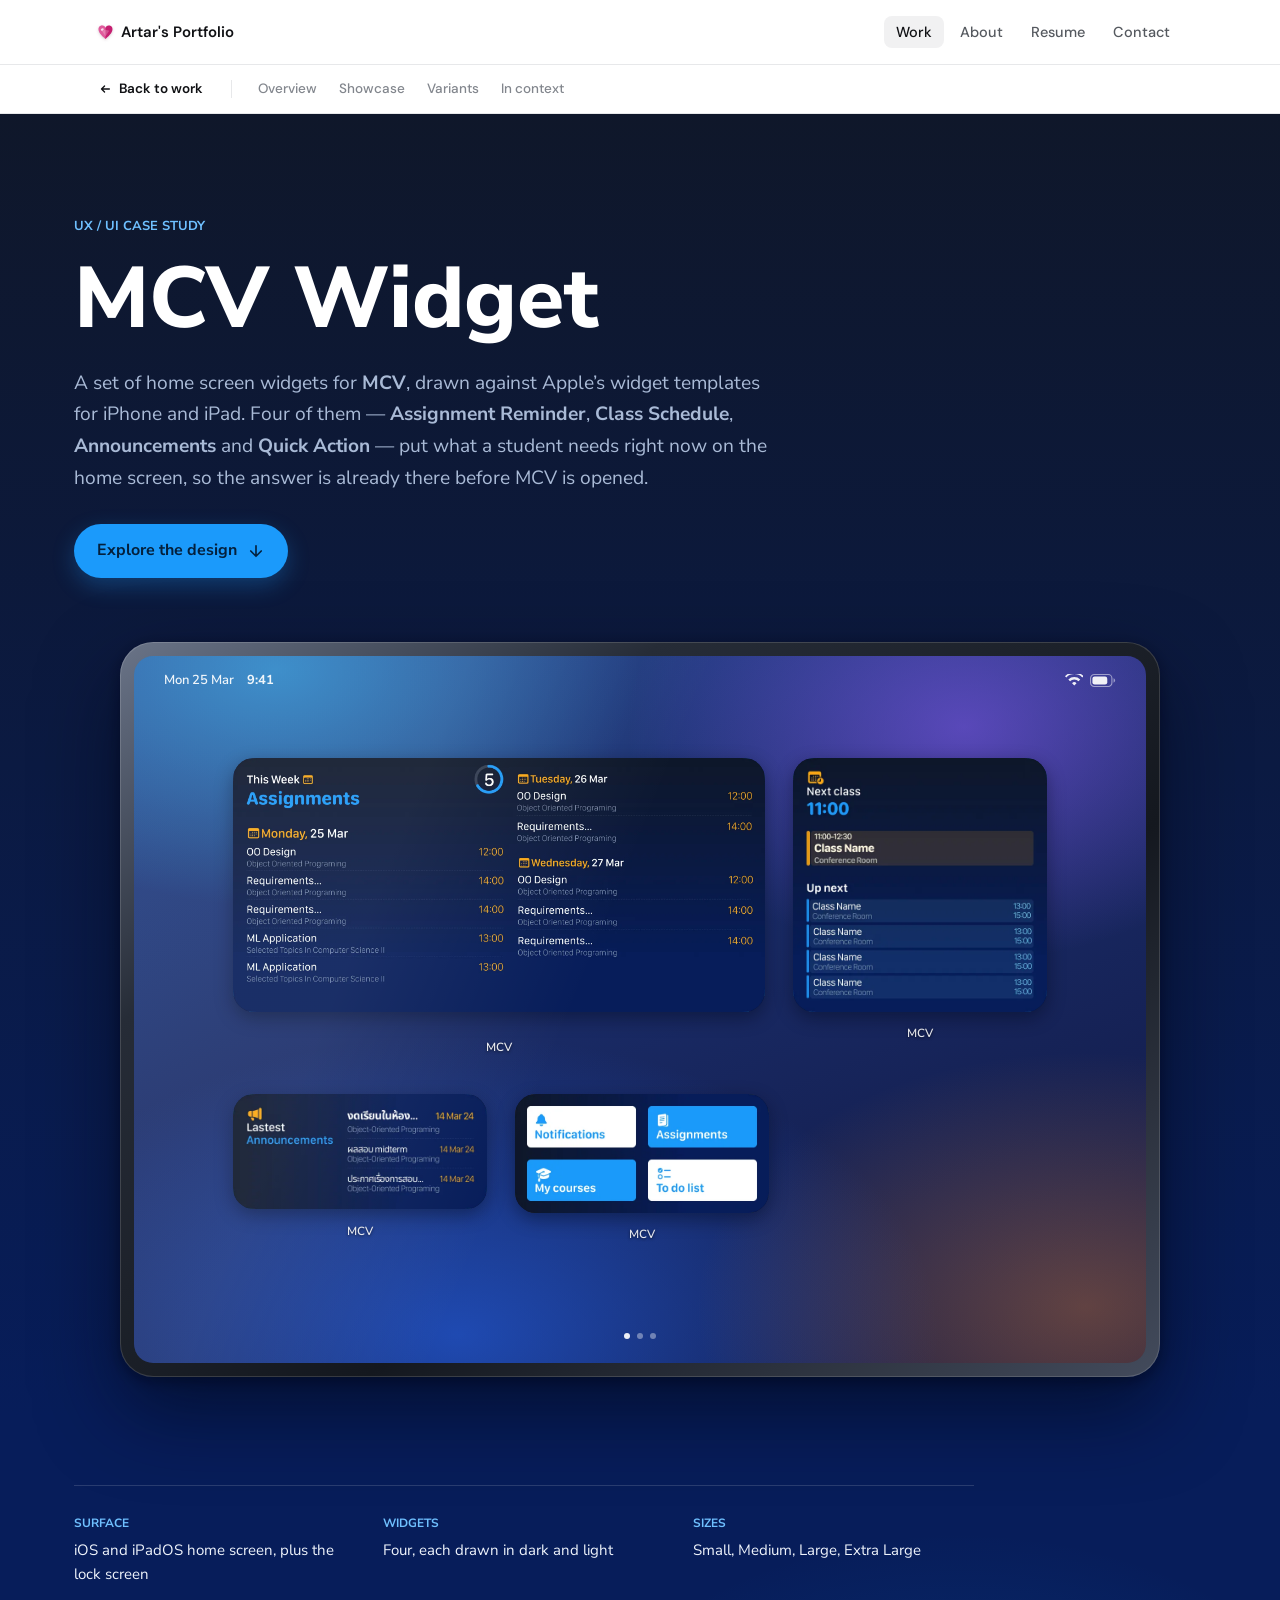
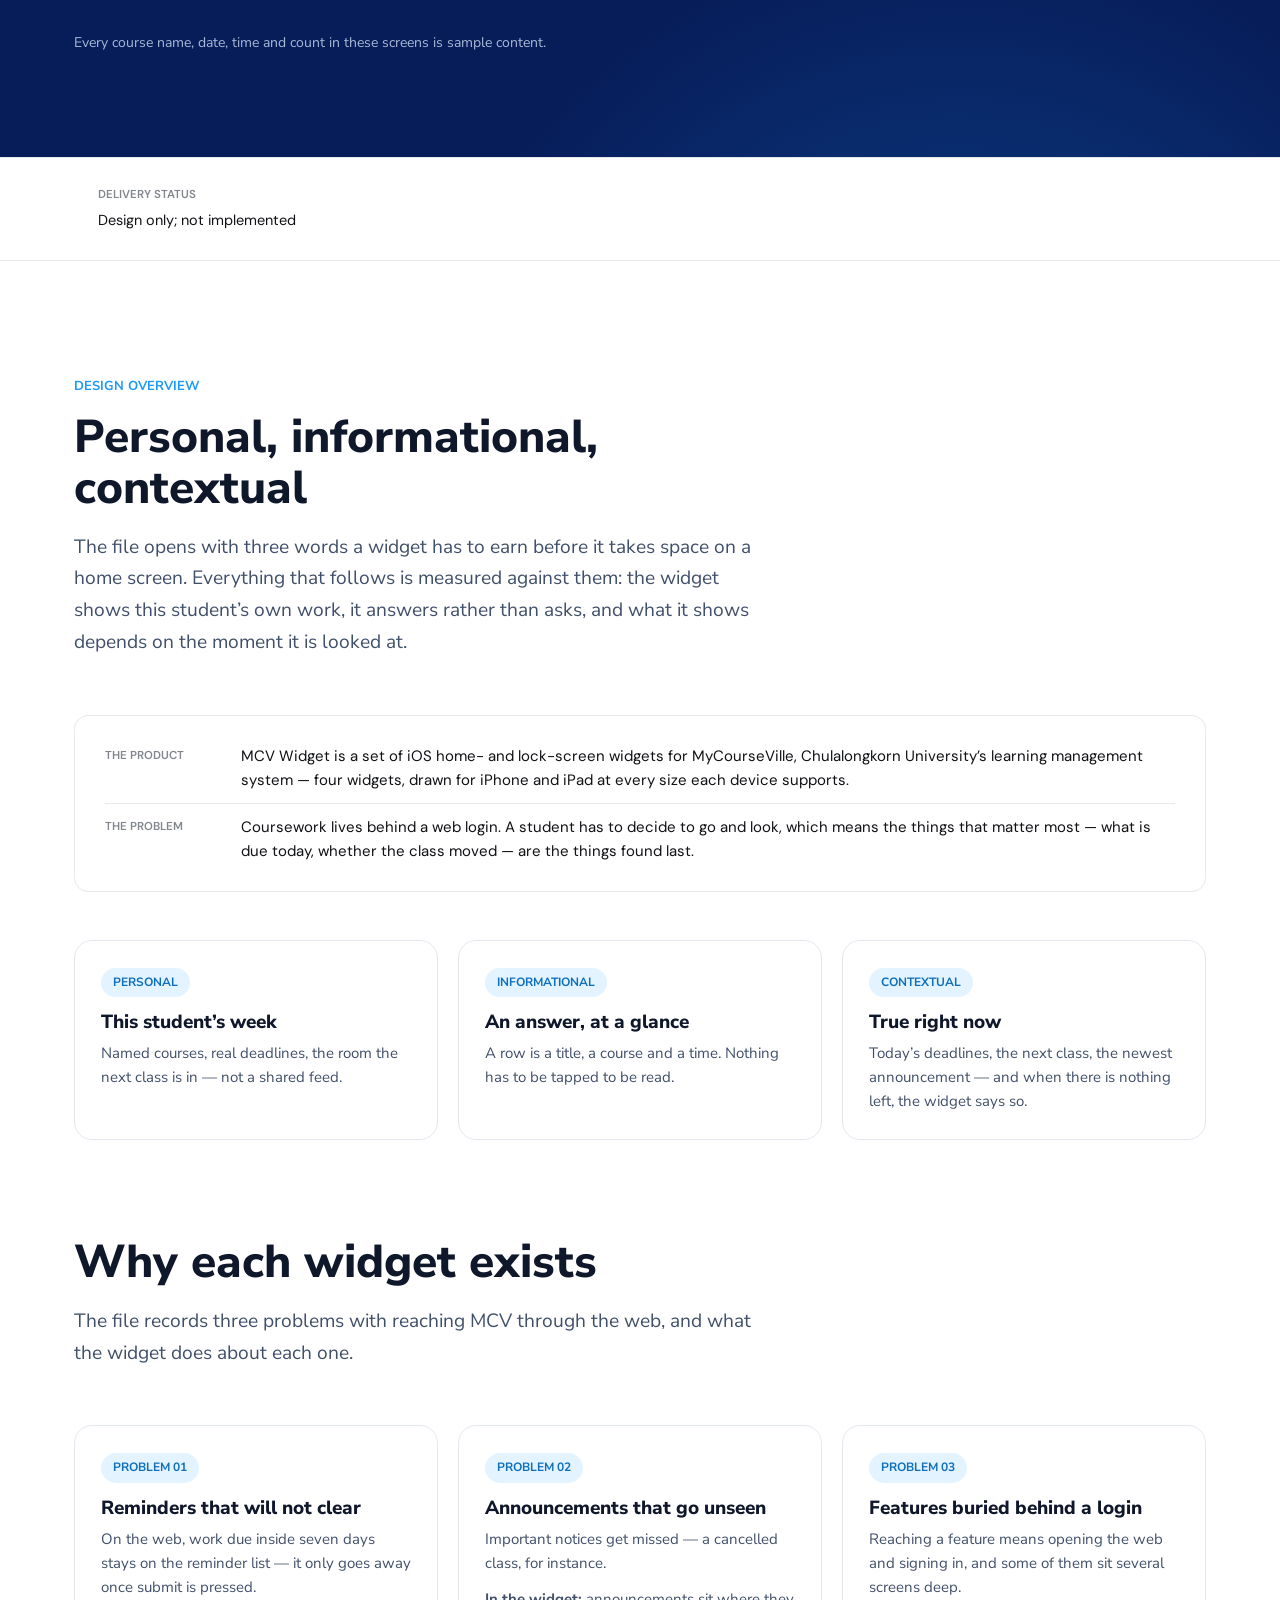
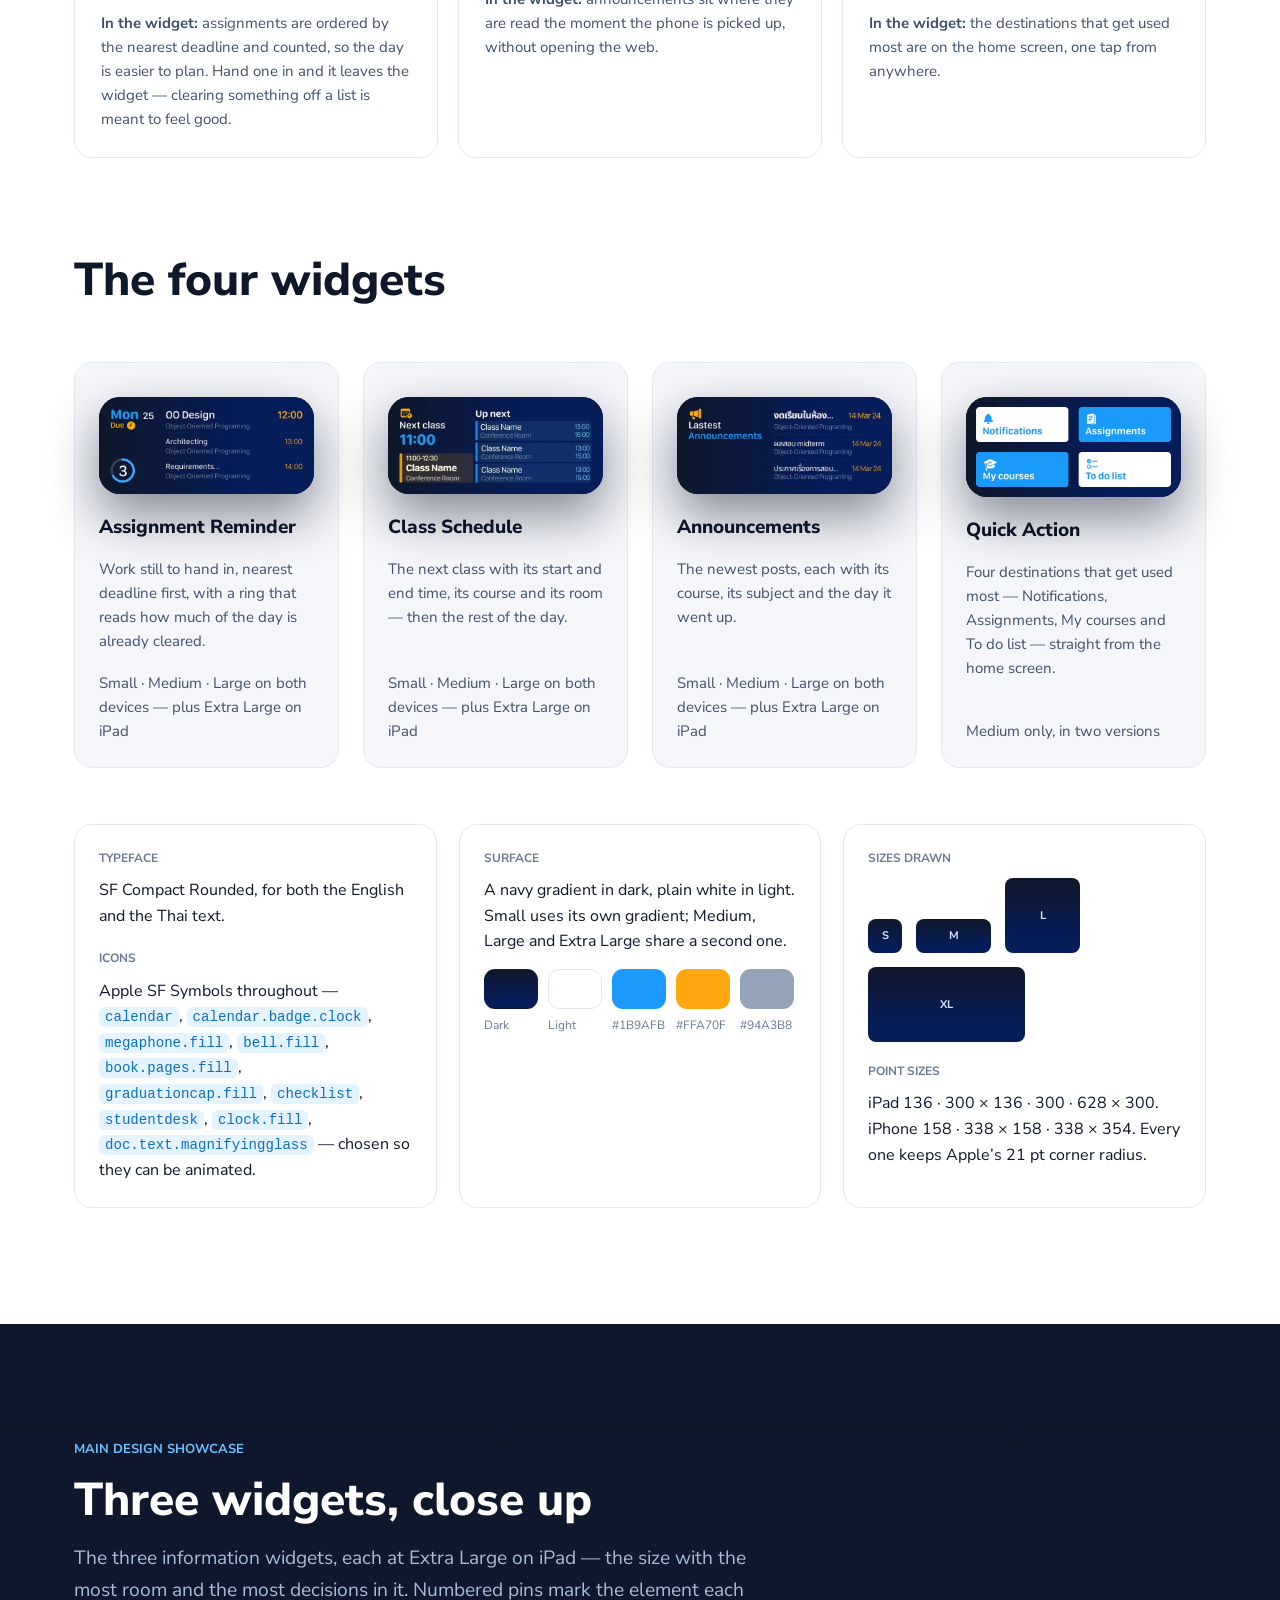
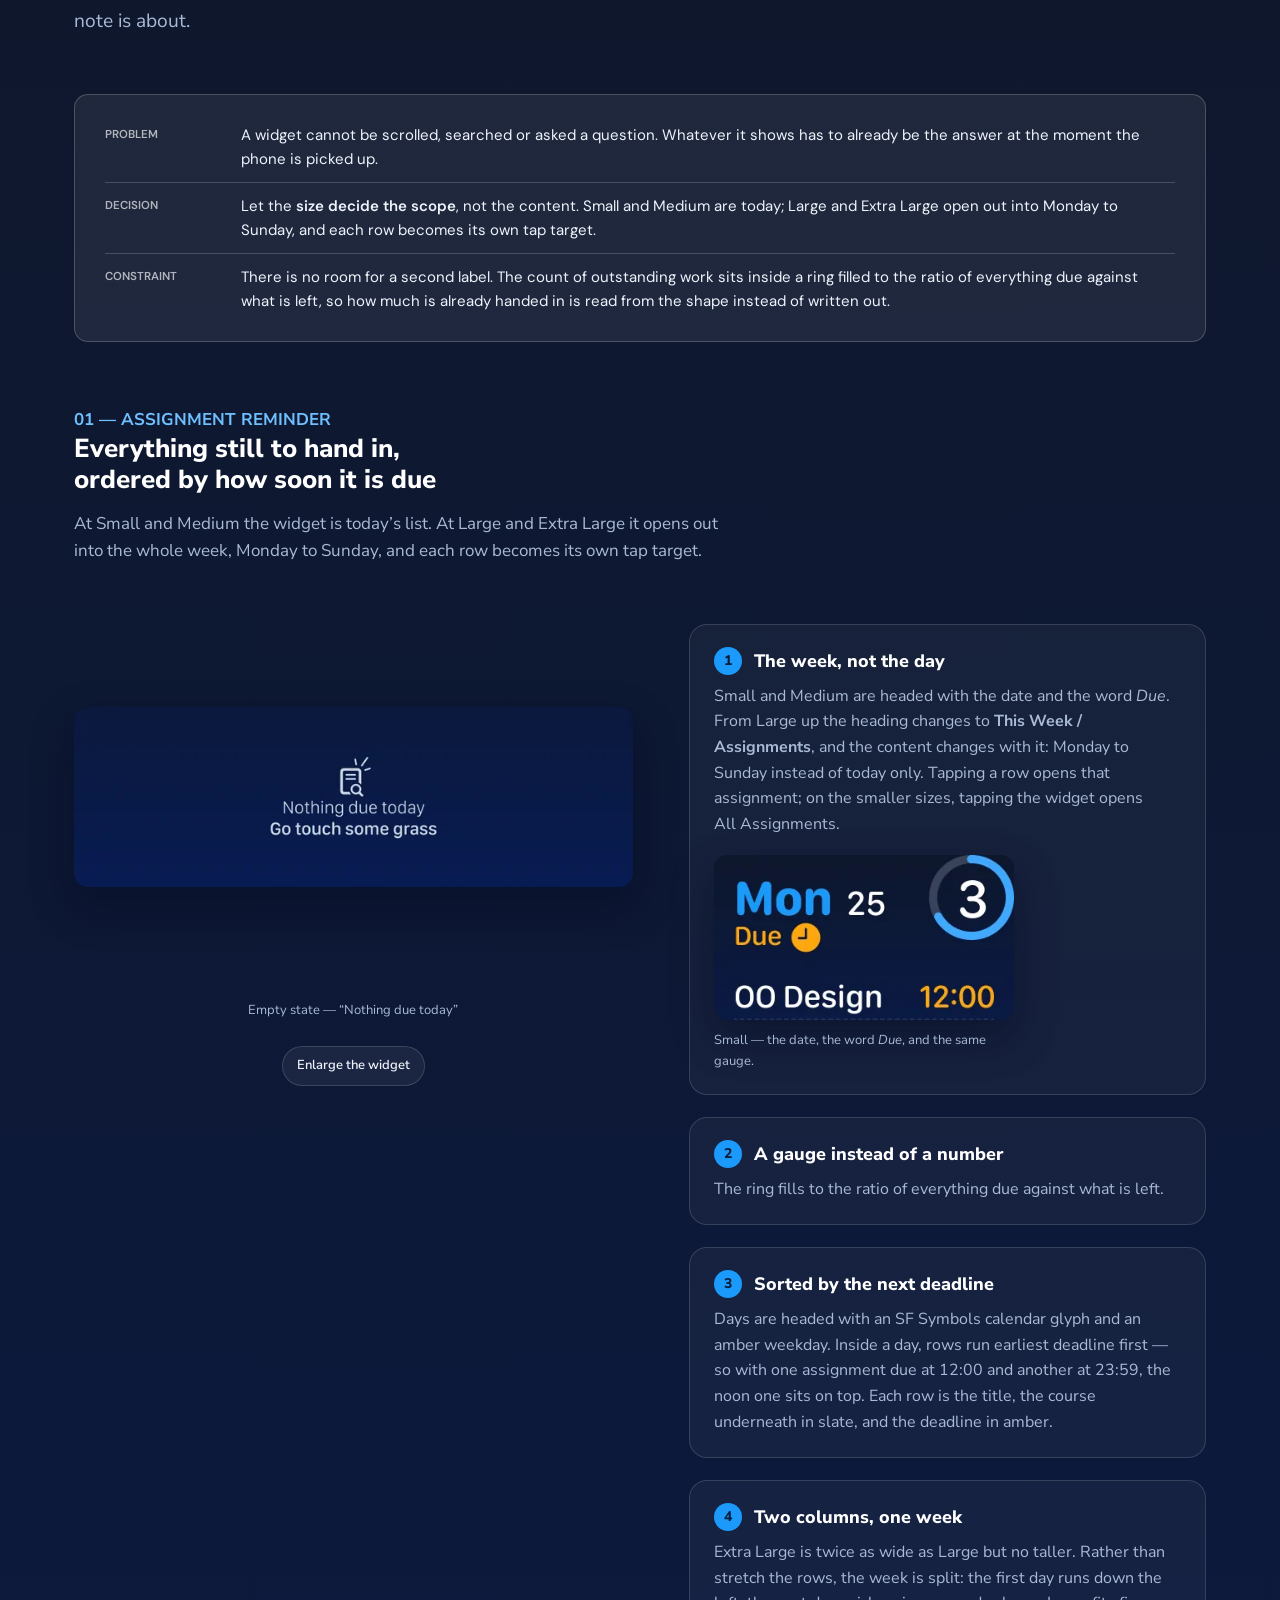
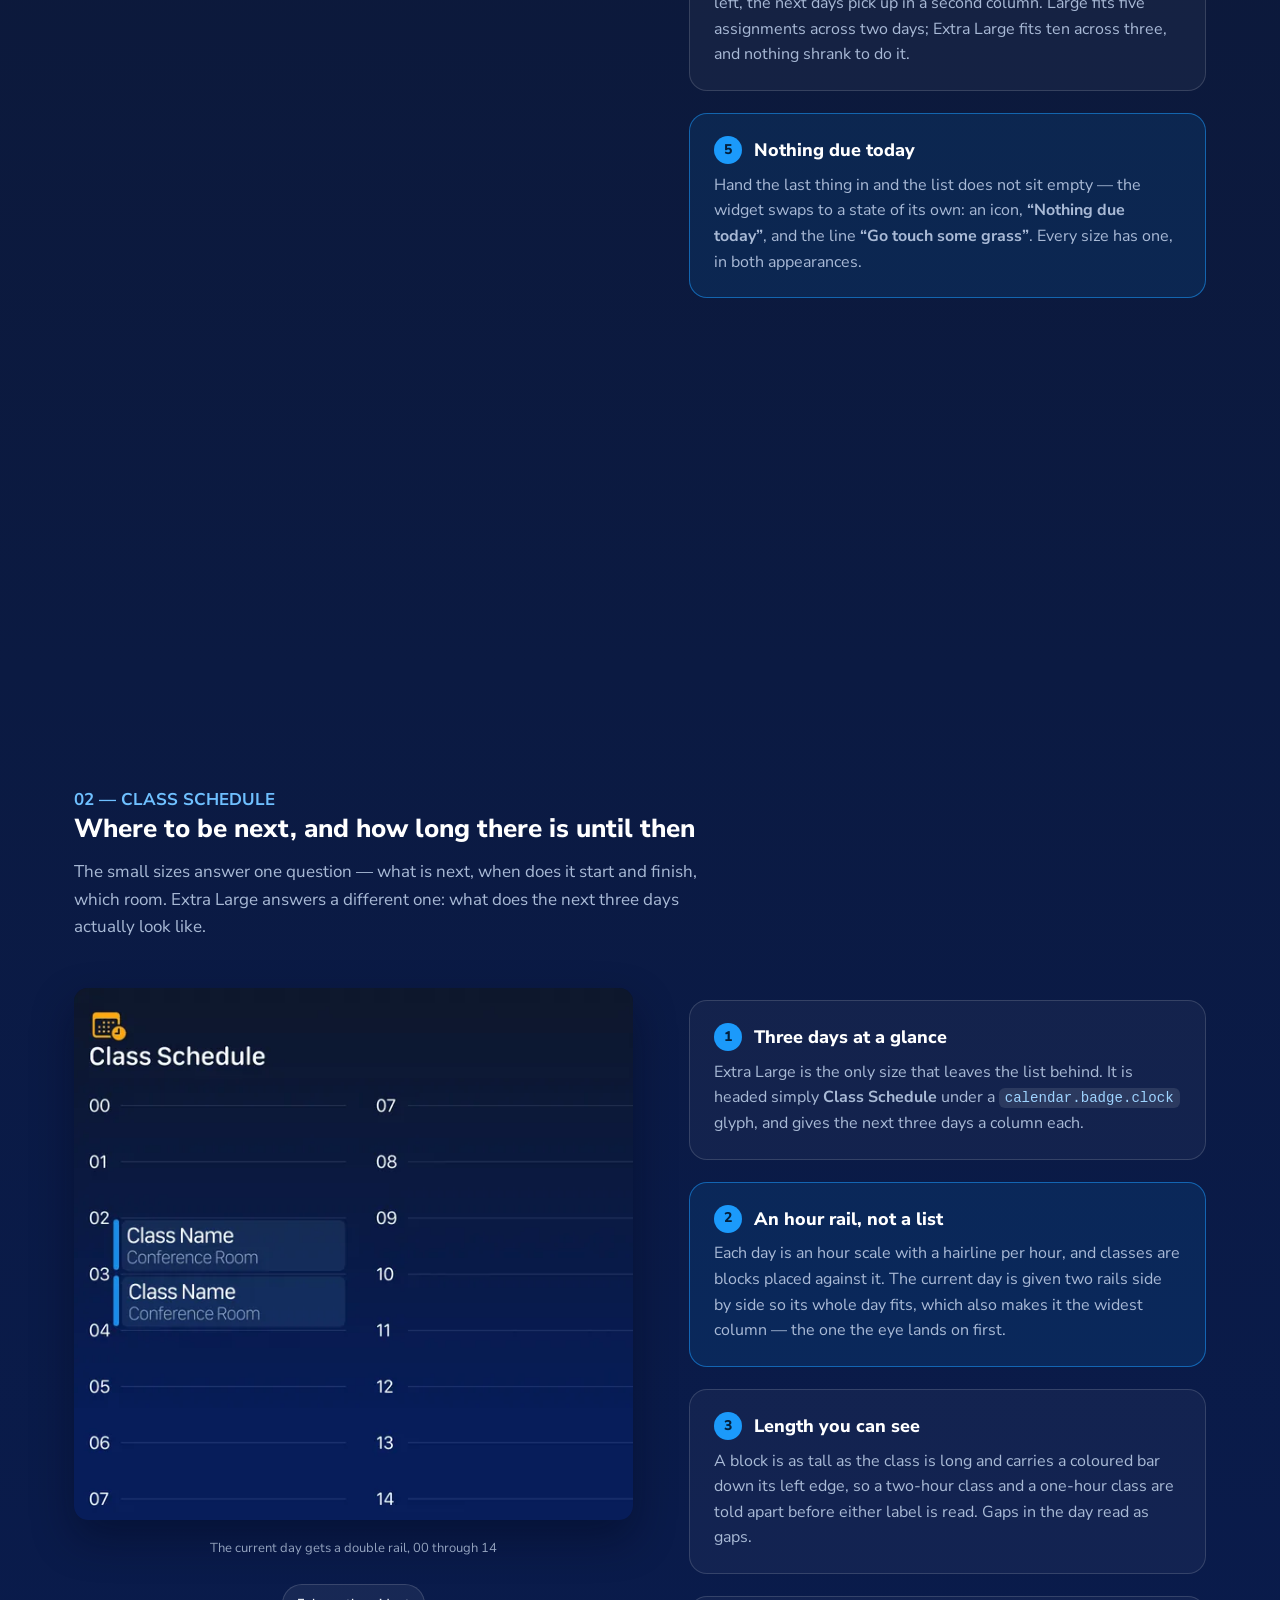
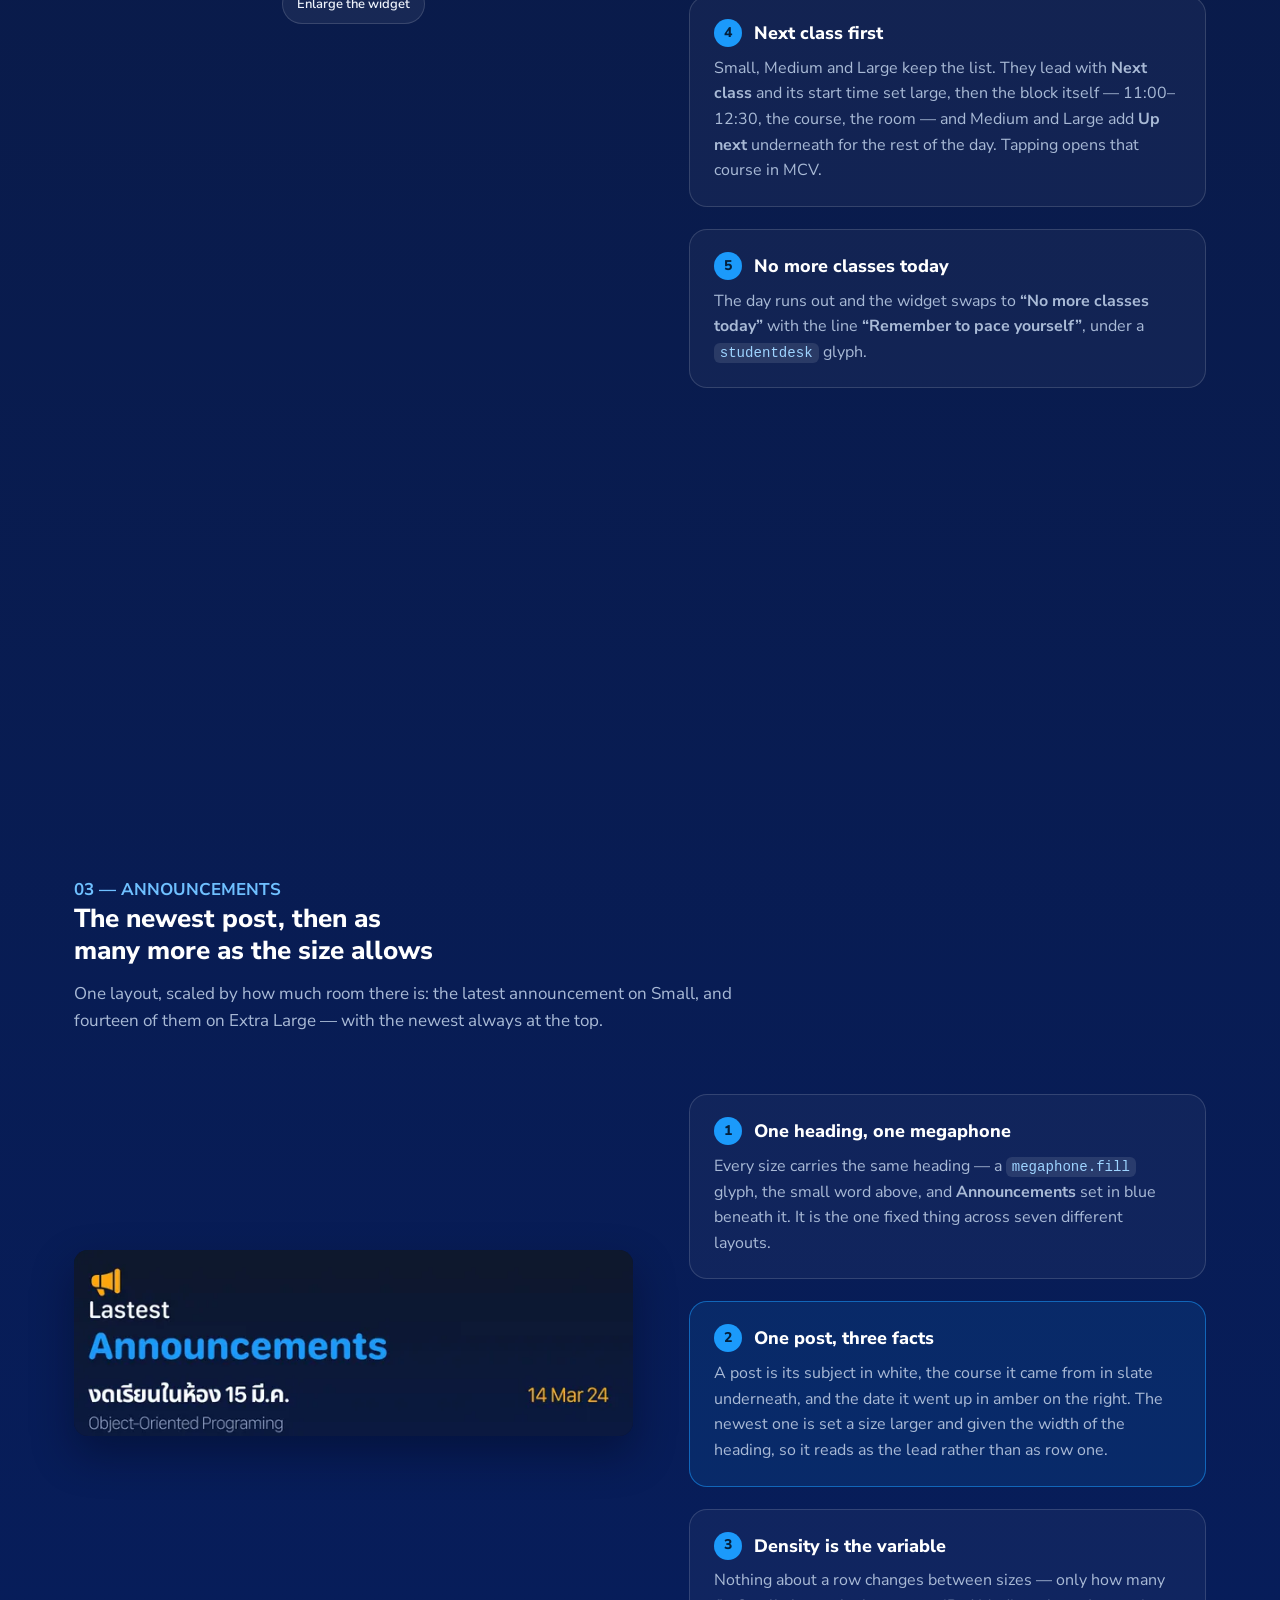
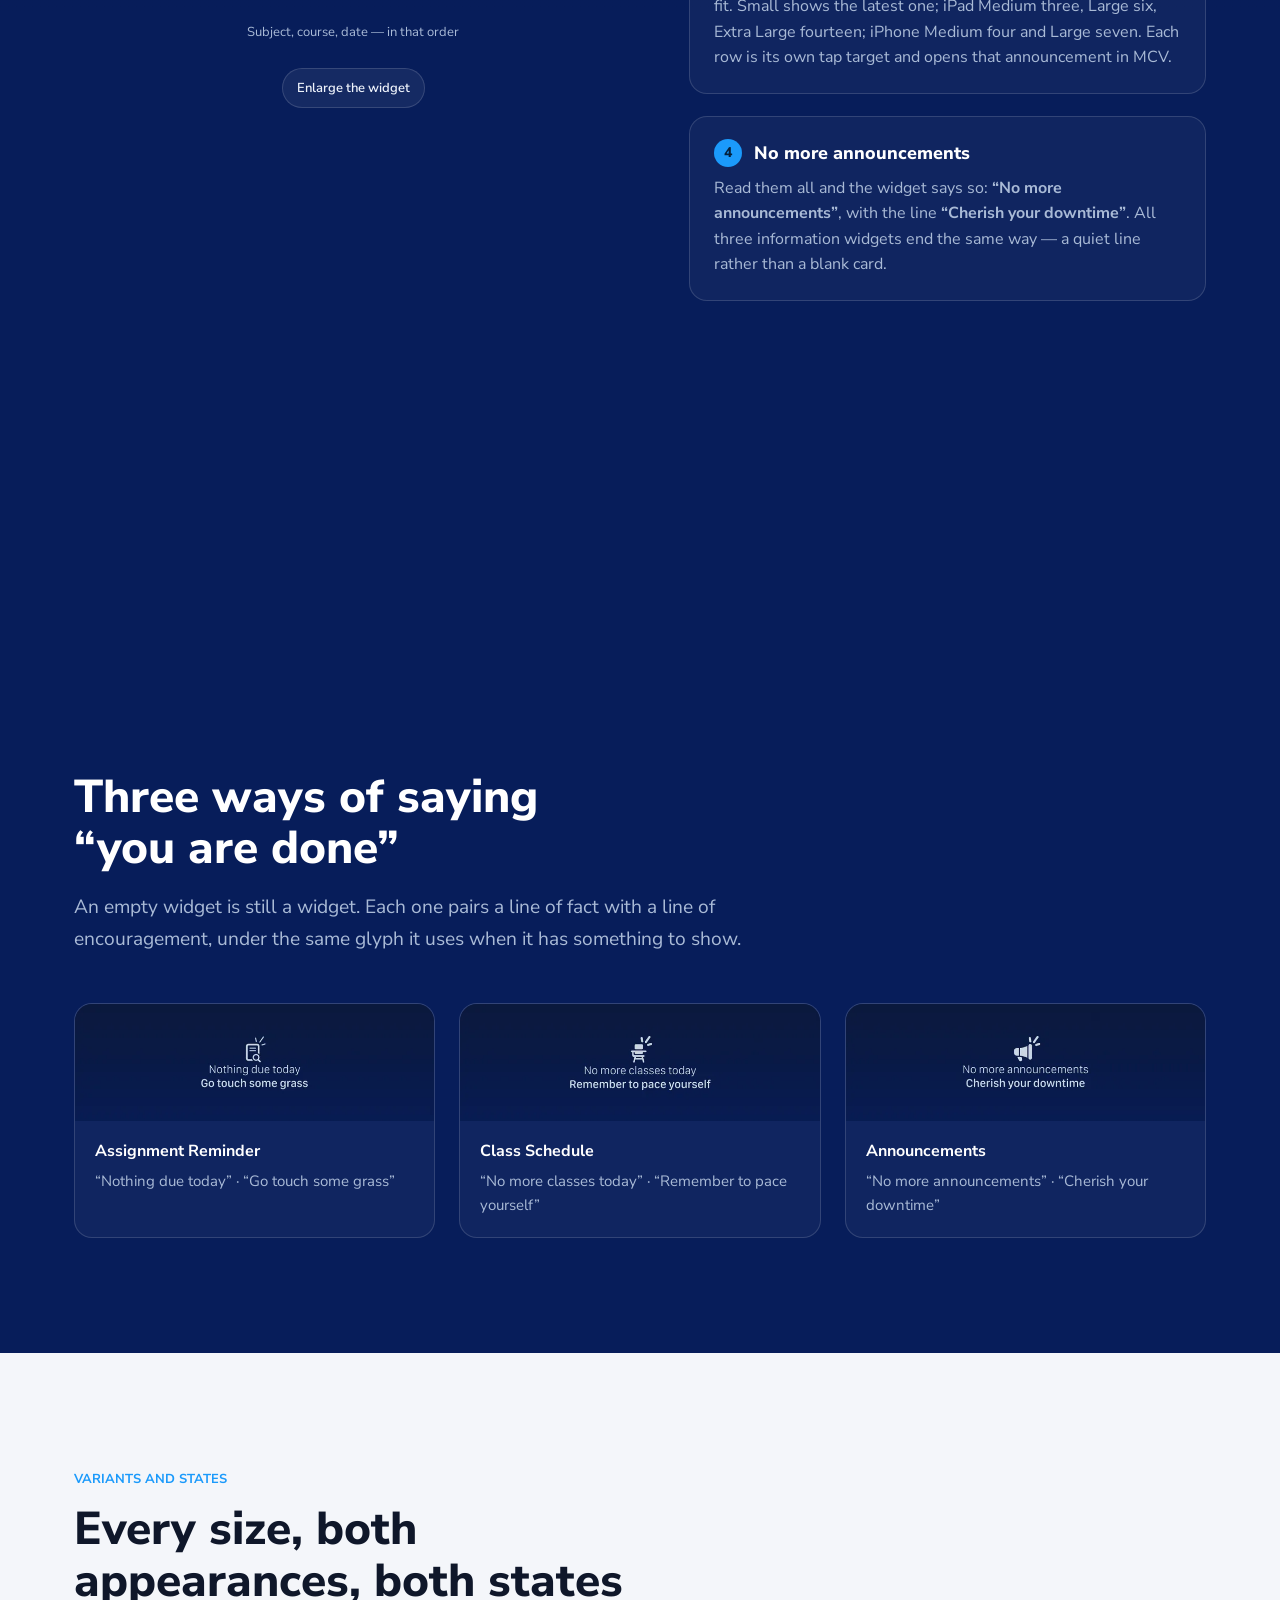
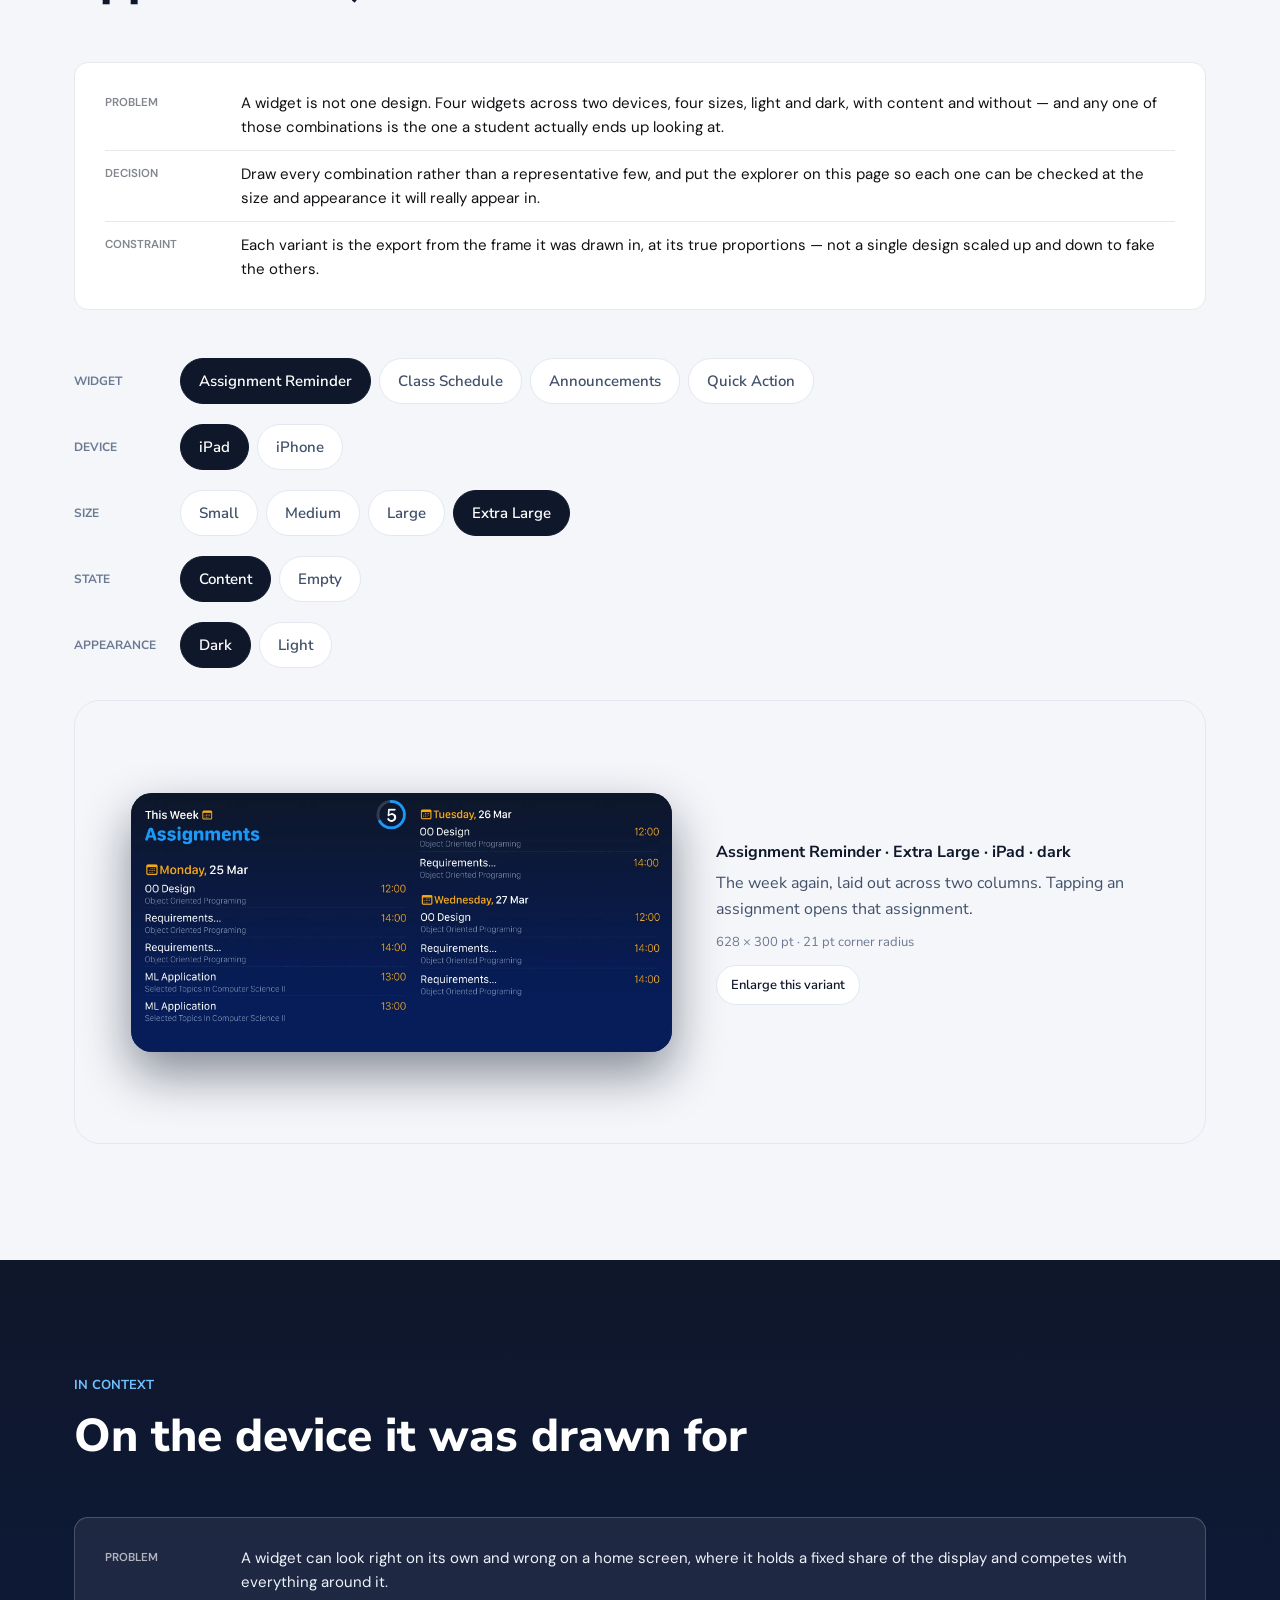
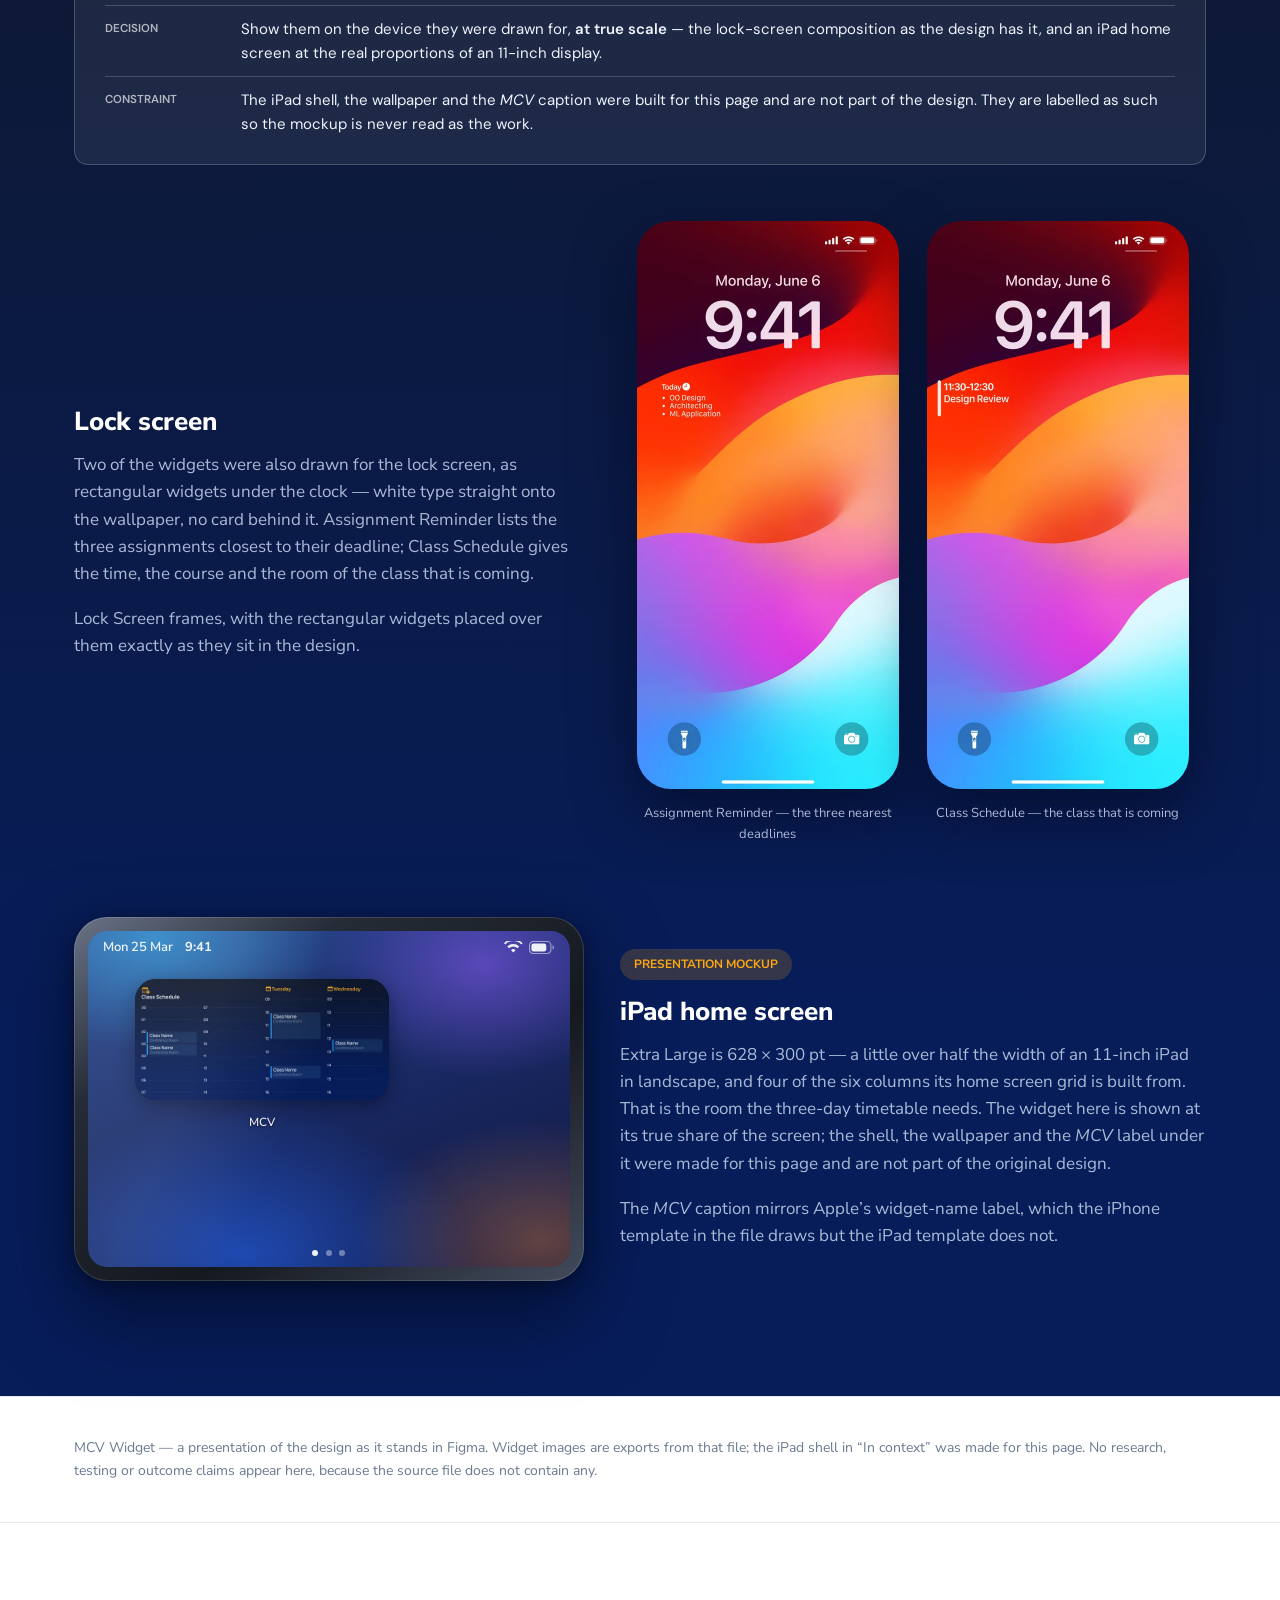
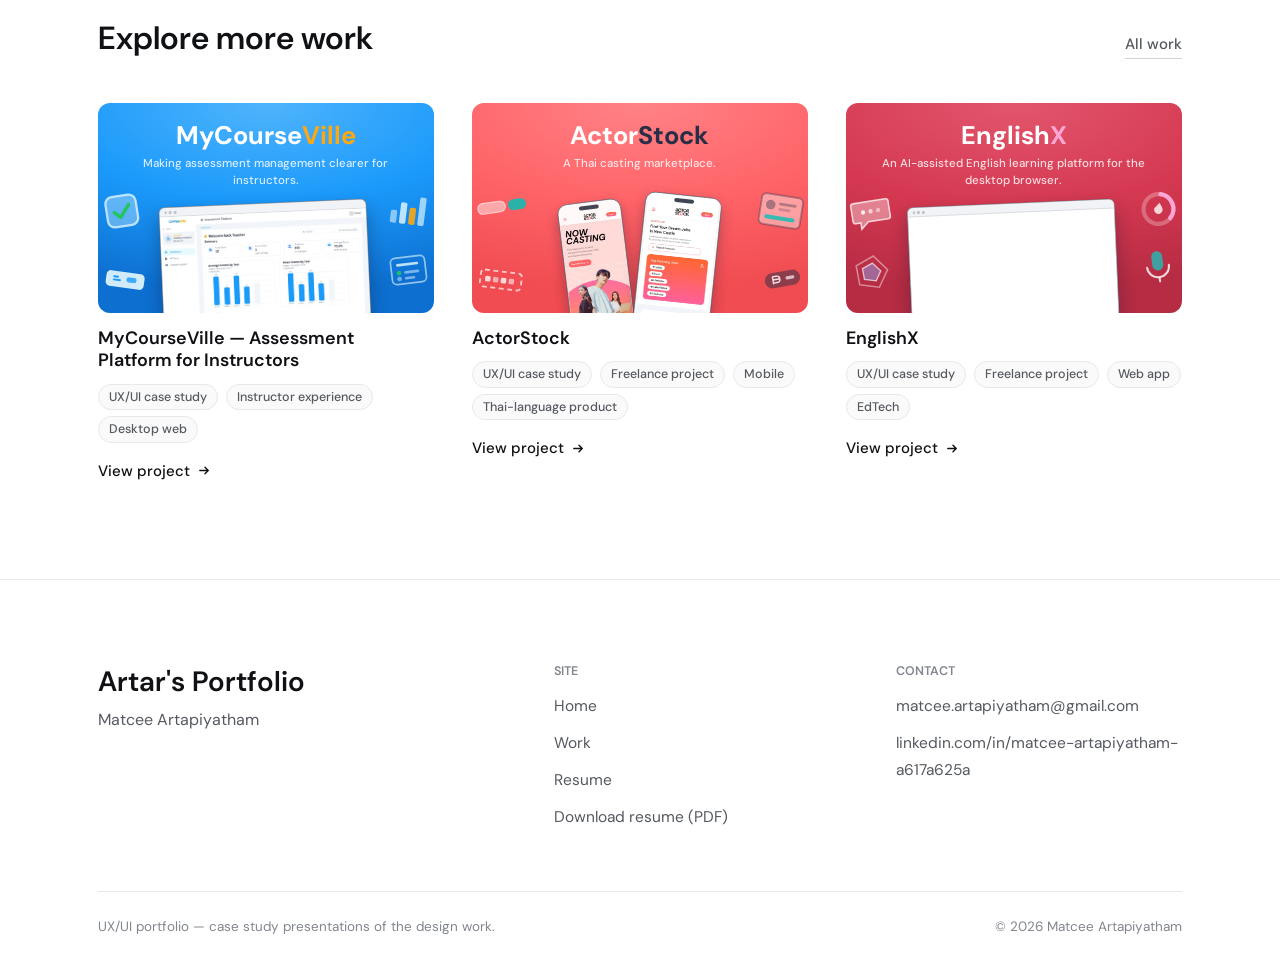
<file: projects/mcv-widget/index.html>
<!doctype html>
<html lang="en">
<head>
<meta charset="utf-8">
<meta name="viewport" content="width=device-width, initial-scale=1">
<title>MCV Widget — UX / UI case study</title>
<meta name="description" content="A design case study of the MCV widget: four iOS and iPadOS home screen widgets — Assignment Reminder, Class Schedule, Announcements and Quick Action — across every widget size, both appearances and their empty states.">
<link rel="preconnect" href="https://fonts.googleapis.com">
<link rel="preconnect" href="https://fonts.gstatic.com" crossorigin>
<link rel="stylesheet" href="https://fonts.googleapis.com/css2?family=Nunito+Sans:opsz,wght@6..12,300;6..12,400;6..12,600;6..12,700;6..12,800&display=swap">
<link rel="stylesheet" href="https://fonts.googleapis.com/css2?family=DM+Sans:opsz,wght@9..40,400;9..40,500;9..40,600;9..40,700&display=swap">
<link rel="stylesheet" href="../../assets/css/shell.css">
<script>document.documentElement.classList.add('pf-js');</script>
<link rel="stylesheet" href="assets/css/site.css">
<noscript><style>
  /* Nothing reveals or switches without JS, so show everything at rest. */
  .anim, .reveal { opacity: 1 !important; transform: none !important; animation: none !important; }
  .anno__pin { opacity: 1 !important; transform: scale(1) !important; }
  .story__stage { position: static !important; }
  .story__views { display: grid !important; grid-auto-flow: row !important; gap: 20px; }
  .story__view { grid-area: auto !important; opacity: 1 !important; visibility: visible !important; transform: none !important; }
  .story__step { opacity: 1 !important; }
  .controls { display: none !important; }
  .explorer__fallback { display: block !important; }
</style></noscript>
<link rel="icon" href="data:image/svg+xml,<svg xmlns='http://www.w3.org/2000/svg' viewBox='0 0 100 100'><text y='.9em' font-size='90'>🗓️</text></svg>">
</head>
<body>
<a class="skip" href="#main">Skip to content</a>

<!-- =============================== 1. HERO =============================== -->
<!-- ===================== SHARED SITE HEADER ===================== -->
<header class="pf-header">
  <div class="pf-header__inner">
    <a class="pf-brand" href="../../"><svg class="pf-brand__gem" viewBox="0 0 40 38" aria-hidden="true" focusable="false"><path d="M20 37C6.2 26 1.5 18.4 1.5 11.6A9.6 9.6 0 0 1 20 7.4 9.6 9.6 0 0 1 38.5 11.6C38.5 18.4 33.8 26 20 37Z" fill="currentColor"/><path d="M20 37C6.2 26 1.5 18.4 1.5 11.6A9.6 9.6 0 0 1 20 7.4Z" fill="#fff" fill-opacity=".26"/><path d="M20 7.4A9.6 9.6 0 0 1 38.5 11.6C38.5 18.4 33.8 26 20 37Z" fill="#000" fill-opacity=".08"/><path d="M20 12.5 30 15.5 20 30 10 15.5Z" fill="#fff" fill-opacity=".22"/><ellipse cx="11.5" cy="12" rx="4.2" ry="2.7" fill="#fff" fill-opacity=".8" transform="rotate(-30 11.5 12)"/></svg><span class="pf-brand__name">Artar's Portfolio</span></a>

    <nav aria-label="Main">
      <ul class="pf-nav">
        <li><a href="../../#work" aria-current="page">Work</a></li>
        <li><a href="../../#about">About</a></li>
        <li><a href="../../assets/resume/Matcee-Artapiyatham-Resume-UXUI.pdf" target="_blank" rel="noopener">Resume</a></li>
        <li><a href="#contact">Contact</a></li>
      </ul>
    </nav>

    <button class="pf-menubtn" type="button" data-pf-menu-button aria-expanded="false" aria-controls="pf-menu">
      <span class="pf-menubtn__bars" aria-hidden="true"><span></span><span></span><span></span></span>
      Menu
    </button>
  </div>
</header>

<div class="pf-menu" id="pf-menu" data-pf-menu hidden>
  <nav aria-label="Main, mobile">
    <ul>
      <li><a href="../../#work" aria-current="page">Work</a></li>
      <li><a href="../../#about">About</a></li>
      <li><a href="../../assets/resume/Matcee-Artapiyatham-Resume-UXUI.pdf" target="_blank" rel="noopener">Resume</a></li>
      <li><a href="#contact">Contact</a></li>
    </ul>
  </nav>
</div>

<!-- ================ LOCAL CASE-STUDY SECTION MENU ================ -->
<nav class="pf-sectionnav" data-pf-sectionnav aria-label="Sections in this case study">
  <div class="pf-sectionnav__inner">
    <a class="pf-sectionnav__back" href="../../#work" aria-label="Back to work">
      <svg width="14" height="14" viewBox="0 0 16 16" fill="none" aria-hidden="true"><path d="M13 8H4M7.5 11.5 4 8l3.5-3.5" stroke="currentColor" stroke-width="1.5" stroke-linecap="round" stroke-linejoin="round"/></svg>
      <span class="pf-sectionnav__back-label">Back to work</span>
    </a>
    <span class="pf-sectionnav__rule" aria-hidden="true"></span>
    <ul class="pf-sectionnav__list">
        <li><a href="#overview">Overview</a></li>
        <li><a href="#showcase">Showcase</a></li>
        <li><a href="#variants">Variants</a></li>
        <li><a href="#in-context">In context</a></li>
    </ul>
  </div>
</nav>

<header class="hero" id="top">
  <div class="hero__glow" aria-hidden="true"></div>
  <div class="wrap hero__inner hero--stacked">
    <div class="hero__copy">
      <p class="eyebrow anim" data-anim="1">UX / UI case study</p>
      <h1 class="hero__title anim" data-anim="2">MCV Widget</h1>
      <p class="lede hero__lede anim" data-anim="3">
        A set of home screen widgets for <strong>MCV</strong>, drawn against Apple’s widget
        templates for iPhone and iPad. Four of them — <strong>Assignment Reminder</strong>,
        <strong>Class Schedule</strong>, <strong>Announcements</strong> and
        <strong>Quick Action</strong> — put what a student needs right now on the home screen,
        so the answer is already there before MCV is opened.
      </p>
      <div class="hero__actions anim" data-anim="4">
        <a class="btn btn--primary" href="#overview">
          Explore the design
          <svg viewBox="0 0 24 24" aria-hidden="true"><path d="M12 5v14M5 12l7 7 7-7"/></svg>
        </a>
      </div>
    </div>

    <figure class="hero__shot anim" data-anim="3">
      <div class="ipad ipad--hero">
        <div class="ipad__screen">
          <div class="ipad__bar" aria-hidden="true">
            <span>Mon 25 Mar<b>9:41</b></span>
            <span>
              <svg viewBox="0 0 20 14" aria-hidden="true"><path d="M10 12.4 7.6 9.9a3.4 3.4 0 0 1 4.8 0zM5.4 7.7 3.6 5.9a9.1 9.1 0 0 1 12.8 0l-1.8 1.8a6.5 6.5 0 0 0-9.2 0zM1.4 3.7 0 2.3a14.1 14.1 0 0 1 20 0l-1.4 1.4a12.1 12.1 0 0 0-17.2 0z"/></svg>
              <svg viewBox="0 0 28 14" aria-hidden="true"><rect x=".6" y=".6" width="23" height="12.8" rx="4" fill="none" stroke="currentColor" stroke-opacity=".55" stroke-width="1.2"/><rect x="2.6" y="2.6" width="16" height="8.8" rx="2.4"/><path d="M25.4 4.6v4.8a2.6 2.6 0 0 0 0-4.8z" opacity=".55"/></svg>
            </span>
          </div>

          <div class="ipad__home">
            <!-- tiles are placed at their real share of a 1194 x 834 pt screen -->
            <div class="ipad__tile" style="left:9.8%;top:14.4%;width:52.6%"
                 data-caption="Assignment Reminder · Extra Large · iPad · dark">
              <div class="widget">
                <img src="assets/img/ar-ipad-xl-dark-1256.webp"
                     srcset="assets/img/ar-ipad-xl-dark-628.webp 628w, assets/img/ar-ipad-xl-dark-1256.webp 1256w, assets/img/ar-ipad-xl-dark.webp 1884w"
                     sizes="(max-width: 899px) 52vw, 540px"
                     width="1256" height="600" fetchpriority="high"
                     alt="Assignment Reminder at Extra Large on the home screen: a “This Week / Assignments” heading, a ring gauge reading 5, and two columns of days — Monday 25 Mar, Tuesday 26 Mar, Wednesday 27 Mar — each listing assignments with their course underneath and a deadline time in amber.">
              </div>
              <p class="ipad__label">MCV</p>
            </div>

            <div class="ipad__tile" style="left:65.1%;top:14.4%;width:25.1%"
                 data-caption="Class Schedule · Large · iPad · dark">
              <div class="widget">
                <img src="assets/img/cs-ipad-large-dark.webp"
                     sizes="(max-width: 899px) 25vw, 260px"
                     width="600" height="600" fetchpriority="high"
                     alt="Class Schedule at Large on the home screen: “Next class 11:00” over an 11:00–12:30 block, then an “Up next” list of four more classes with their rooms and times.">
              </div>
              <p class="ipad__label">MCV</p>
            </div>

            <div class="ipad__tile" style="left:9.8%;top:62%;width:25.1%"
                 data-caption="Announcements · Medium · iPad · dark">
              <div class="widget">
                <img src="assets/img/an-ipad-medium-dark.webp"
                     sizes="(max-width: 899px) 25vw, 260px"
                     width="600" height="272" loading="lazy" decoding="async"
                     alt="Announcements at Medium on the home screen: a “Lastest Announcements” heading and three posts, each with its course underneath and a date in amber.">
              </div>
              <p class="ipad__label">MCV</p>
            </div>

            <div class="ipad__tile" style="left:37.6%;top:62%;width:25.1%"
                 data-caption="Quick Action · Medium · version 1 · dark">
              <div class="widget">
                <img src="assets/img/qa-iphone-v1-dark.webp"
                     sizes="(max-width: 899px) 25vw, 260px"
                     width="676" height="316" loading="lazy" decoding="async"
                     alt="Quick Action at Medium on the home screen: four tiles labelled Notifications, Assignments, My courses and To do list.">
              </div>
              <p class="ipad__label">MCV</p>
            </div>
          </div>

          <div class="ipad__dots" aria-hidden="true"><i></i><i></i><i></i></div>
        </div>
      </div>

    </figure>

    <dl class="hero__meta anim" data-anim="5">
      <div><dt>Surface</dt><dd>iOS and iPadOS home screen, plus the lock screen</dd></div>
      <div><dt>Widgets</dt><dd>Four, each drawn in dark and light</dd></div>
      <div><dt>Sizes</dt><dd>Small, Medium, Large, Extra&nbsp;Large</dd></div>
    </dl>
  </div>

  <div class="wrap">
    <p class="hero__note anim" data-anim="6">
      Every course name, date, time and count in these screens is sample content.
    </p>
  </div>
</header>

<!-- =============================== SUB NAV =============================== -->
<main id="main">

<!-- ============================ 2. OVERVIEW ============================= -->
<!-- ========================================== PROJECT SUMMARY (shell) ===
     Role / Team / Timeline / Project type / Delivery status. Every value
     here comes from this case study or from the CV; nothing is inferred.
     Still to confirm, deliberately left out rather than guessed:
     Role, Team, Timeline, Project type. -->
<aside class="pf-meta" aria-label="Project summary">
  <div class="pf-wrap">
    <dl class="pf-meta__list">
        <div class="pf-meta__item"><dt>Delivery status</dt><dd>Design only; not implemented</dd></div>
    </dl>
  </div>
</aside>

<section class="band band--light" id="overview">
  <div class="wrap">
    <div class="sec-head reveal">
      <p class="eyebrow">Design overview</p>
      <h2>Personal, informational, contextual</h2>
      <p class="lede">
        The file opens with three words a widget has to earn before it takes space on a home
        screen. Everything that follows is measured against them: the widget shows this
        student’s own work, it answers rather than asks, and what it shows depends on the
        moment it is looked at.
      </p>
    </div>

    <dl class="pf-lead">
      <div class="pf-lead__row">
        <dt>The product</dt>
        <dd>MCV Widget is a set of iOS home- and lock-screen widgets for MyCourseVille, Chulalongkorn University&rsquo;s learning management system — four widgets, drawn for iPhone and iPad at every size each device supports.</dd>
      </div>
      <div class="pf-lead__row">
        <dt>The problem</dt>
        <dd>Coursework lives behind a web login. A student has to decide to go and look, which means the things that matter most — what is due today, whether the class moved — are the things found last.</dd>
      </div>
    </dl>


    <ul class="pillars">
      <li class="pillar reveal">
        <span class="pillar__tag">Personal</span>
        <h3>This student’s week</h3>
        <p>Named courses, real deadlines, the room the next class is in — not a shared feed.</p>
      </li>
      <li class="pillar reveal" data-delay="1">
        <span class="pillar__tag">Informational</span>
        <h3>An answer, at a glance</h3>
        <p>A row is a title, a course and a time. Nothing has to be tapped to be read.</p>
      </li>
      <li class="pillar reveal" data-delay="2">
        <span class="pillar__tag">Contextual</span>
        <h3>True right now</h3>
        <p>Today’s deadlines, the next class, the newest announcement — and when there is
           nothing left, the widget says so.</p>
      </li>
    </ul>

    <div class="sec-head reveal" style="margin-top:96px">
      <h2>Why each widget exists</h2>
      <p class="lede">
        The file records three problems with reaching MCV through the web, and what the widget
        does about each one.
      </p>
    </div>

    <ol class="pillars">
      <li class="pillar reveal">
        <span class="pillar__tag">Problem 01</span>
        <h3>Reminders that will not clear</h3>
        <p>On the web, work due inside seven days stays on the reminder list — it only goes
           away once submit is pressed.</p>
        <p style="margin-top:12px"><strong>In the widget:</strong> assignments are ordered
           by the nearest deadline and counted, so the day is easier to plan. Hand one in and
           it leaves the widget — clearing something off a list is meant to feel good.</p>
      </li>
      <li class="pillar reveal" data-delay="1">
        <span class="pillar__tag">Problem 02</span>
        <h3>Announcements that go unseen</h3>
        <p>Important notices get missed — a cancelled class, for instance.</p>
        <p style="margin-top:12px"><strong>In the widget:</strong> announcements sit where
           they are read the moment the phone is picked up, without opening the web.</p>
      </li>
      <li class="pillar reveal" data-delay="2">
        <span class="pillar__tag">Problem 03</span>
        <h3>Features buried behind a login</h3>
        <p>Reaching a feature means opening the web and signing in, and some of them sit
           several screens deep.</p>
        <p style="margin-top:12px"><strong>In the widget:</strong> the destinations that get
           used most are on the home screen, one tap from anywhere.</p>
      </li>
    </ol>

    <div class="sec-head reveal" style="margin-top:96px;margin-bottom:0">
      <h2>The four widgets</h2>
    </div>

    <ul class="roster">
      <li class="roster__item reveal">
        <div class="roster__shot">
          <div class="widget">
            <img src="assets/img/ar-ipad-medium-dark.webp" width="600" height="272" loading="lazy" decoding="async"
                 alt="Assignment Reminder at Medium on iPad: “Mon 25, Due”, a ring gauge reading 3, and three assignments with course names and times.">
          </div>
        </div>
        <h3>Assignment Reminder</h3>
        <p>Work still to hand in, nearest deadline first, with a ring that reads how much of
           the day is already cleared.</p>
        <p class="roster__meta">Small · Medium · Large on both devices — plus Extra Large on iPad</p>
      </li>
      <li class="roster__item reveal" data-delay="1">
        <div class="roster__shot">
          <div class="widget">
            <img src="assets/img/cs-ipad-medium-dark.webp" width="600" height="272" loading="lazy" decoding="async"
                 alt="Class Schedule at Medium on iPad: “Next class 11:00” with an 11:00–12:30 block, and an “Up next” list of three more classes with rooms and times.">
          </div>
        </div>
        <h3>Class Schedule</h3>
        <p>The next class with its start and end time, its course and its room — then the
           rest of the day.</p>
        <p class="roster__meta">Small · Medium · Large on both devices — plus Extra Large on iPad</p>
      </li>
      <li class="roster__item reveal" data-delay="2">
        <div class="roster__shot">
          <div class="widget">
            <img src="assets/img/an-ipad-medium-dark.webp" width="600" height="272" loading="lazy" decoding="async"
                 alt="Announcements at Medium on iPad: a “Lastest Announcements” heading and three posts, each with a course name underneath and a date in amber.">
          </div>
        </div>
        <h3>Announcements</h3>
        <p>The newest posts, each with its course, its subject and the day it went up.</p>
        <p class="roster__meta">Small · Medium · Large on both devices — plus Extra Large on iPad</p>
      </li>
      <li class="roster__item reveal" data-delay="3">
        <div class="roster__shot">
          <div class="widget">
            <img src="assets/img/qa-iphone-v1-dark.webp" width="676" height="316" loading="lazy" decoding="async"
                 alt="Quick Action at Medium: four tiles labelled Notifications, Assignments, My courses and To do list, two of them filled blue and two outlined.">
          </div>
        </div>
        <h3>Quick Action</h3>
        <p>Four destinations that get used most — Notifications, Assignments, My courses and
           To do list — straight from the home screen.</p>
        <p class="roster__meta">Medium only, in two versions</p>
      </li>
    </ul>

    <div class="system">
      <dl class="spec reveal">
        <dt>Typeface</dt>
        <dd>SF Compact Rounded, for both the English and the Thai text.</dd>
        <dt>Icons</dt>
        <dd>Apple SF Symbols throughout — <code>calendar</code>, <code>calendar.badge.clock</code>,
            <code>megaphone.fill</code>, <code>bell.fill</code>, <code>book.pages.fill</code>,
            <code>graduationcap.fill</code>, <code>checklist</code>, <code>studentdesk</code>,
            <code>clock.fill</code>, <code>doc.text.magnifyingglass</code> — chosen so they can
            be animated.</dd>
      </dl>
      <dl class="spec reveal" data-delay="1">
        <dt>Surface</dt>
        <dd>A navy gradient in dark, plain white in light. Small uses its own gradient;
            Medium, Large and Extra Large share a second one.</dd>
        <dd class="swatches" style="margin-top:14px">
          <span class="swatch"><i style="background:linear-gradient(180deg,#0f172a 0%,#071d5a 79.19%);border-color:transparent"></i>Dark</span>
          <span class="swatch"><i style="background:#fff"></i>Light</span>
          <span class="swatch"><i style="background:#1b9afb;border-color:transparent"></i>#1B9AFB</span>
          <span class="swatch"><i style="background:#ffa70f;border-color:transparent"></i>#FFA70F</span>
          <span class="swatch"><i style="background:#94a3b8;border-color:transparent"></i>#94A3B8</span>
        </dd>
      </dl>
      <dl class="spec reveal" data-delay="2">
        <dt>Sizes drawn</dt>
        <dd>
          <span class="sizes">
            <span style="width:34px;height:34px">S</span>
            <span style="width:75px;height:34px">M</span>
            <span style="width:75px;height:75px">L</span>
            <span style="width:157px;height:75px">XL</span>
          </span>
        </dd>
        <dt>Point sizes</dt>
        <dd>iPad 136 · 300&nbsp;×&nbsp;136 · 300 · 628&nbsp;×&nbsp;300.
            iPhone 158 · 338&nbsp;×&nbsp;158 · 338&nbsp;×&nbsp;354.
            Every one keeps Apple’s 21&nbsp;pt corner radius.</dd>
      </dl>
    </div>
  </div>
</section>

<!-- =========================== 3. SHOWCASE ============================== -->
<section class="band band--dark" id="showcase">
  <div class="wrap">
    <div class="sec-head reveal">
      <p class="eyebrow">Main design showcase</p>
      <h2>Three widgets, close up</h2>
      <p class="lede">
        The three information widgets, each at Extra Large on iPad — the size with the most
        room and the most decisions in it. Numbered pins mark the element each note is about.
      </p>
    </div>

    <dl class="pf-lead">
      <div class="pf-lead__row">
        <dt>Problem</dt>
        <dd>A widget cannot be scrolled, searched or asked a question. Whatever it shows has to already be the answer at the moment the phone is picked up.</dd>
      </div>
      <div class="pf-lead__row">
        <dt>Decision</dt>
        <dd>Let the <strong>size decide the scope</strong>, not the content. Small and Medium are today; Large and Extra Large open out into Monday to Sunday, and each row becomes its own tap target.</dd>
      </div>
      <div class="pf-lead__row">
        <dt>Constraint</dt>
        <dd>There is no room for a second label. The count of outstanding work sits inside a ring filled to the ratio of everything due against what is left, so how much is already handed in is read from the shape instead of written out.</dd>
      </div>
    </dl>


    <!-- ---------------------- 3.1 Assignment Reminder -------------------- -->
    <article class="story" id="assignment-reminder">
      <header class="story__head reveal">
        <p class="eyebrow">01 — Assignment Reminder</p>
        <h3>Everything still to hand in, ordered by how soon it is due</h3>
        <p>
          At Small and Medium the widget is today’s list. At Large and Extra Large it opens
          out into the whole week, Monday to Sunday, and each row becomes its own tap target.
        </p>
      </header>

      <div class="story__body">
        <div class="story__stage">
          <div class="story__views">
            <div class="story__view is-current">
              <div class="anno">
                <div class="widget">
                  <img src="assets/img/ar-ipad-xl-dark-1256.webp"
                       srcset="assets/img/ar-ipad-xl-dark-628.webp 628w, assets/img/ar-ipad-xl-dark-1256.webp 1256w"
                       sizes="min(628px, 46vw)" width="1256" height="600" loading="lazy" decoding="async"
                       alt="Assignment Reminder at Extra Large on iPad, dark.">
                </div>
                <span class="anno__pin" data-pin="1" data-stem="left" style="left:32%;top:15%">1</span>
                <span class="anno__pin" data-pin="2" data-stem="right" style="left:42%;top:8%">2</span>
                <span class="anno__pin" data-pin="3" data-stem="left" style="left:28%;top:29%">3</span>
                <span class="anno__pin" data-pin="4" data-stem="left" style="left:74%;top:8%">4</span>
              </div>
            </div>
            <div class="story__view">
              <div class="plate">
                <img src="assets/img/d-ar-gauge-644.webp" srcset="assets/img/d-ar-gauge-644.webp 644w, assets/img/d-ar-gauge.webp 966w"
                     sizes="min(560px, 46vw)" width="966" height="210" loading="lazy" decoding="async"
                     alt="Detail: the “This Week / Assignments” heading beside a blue ring gauge reading 5.">
              </div>
            </div>
            <div class="story__view">
              <div class="plate">
                <img src="assets/img/d-ar-day-648.webp" srcset="assets/img/d-ar-day-648.webp 648w, assets/img/d-ar-day.webp 972w"
                     sizes="min(560px, 46vw)" width="972" height="384" loading="lazy" decoding="async"
                     alt="Detail: a day header reading “Monday, 25 Mar” above three assignment rows separated by hairlines, each with its course beneath and a deadline time in amber.">
              </div>
            </div>
            <div class="story__view">
              <div class="plate">
                <img src="assets/img/d-ar-column-580.webp" srcset="assets/img/d-ar-column-580.webp 580w, assets/img/d-ar-column.webp 870w"
                     sizes="min(440px, 40vw)" width="870" height="576" loading="lazy" decoding="async"
                     alt="Detail: the second column of the Extra Large widget, carrying Tuesday 26 Mar and Wednesday 27 Mar.">
              </div>
            </div>
            <div class="story__view">
              <div class="plate">
                <img src="assets/img/d-ar-empty-680.webp" srcset="assets/img/d-ar-empty-680.webp 680w, assets/img/d-ar-empty.webp 1020w"
                     sizes="min(560px, 46vw)" width="1020" height="330" loading="lazy" decoding="async"
                     alt="Detail: the empty state — a document icon above the words “Nothing due today” and “Go touch some grass”.">
              </div>
            </div>
          </div>
          <figcaption data-stage-caption></figcaption>
          <p style="text-align:center">
            <button type="button" class="zoom-hint"
                    data-zoom="assets/img/ar-ipad-xl-dark.webp"
                    data-zoom-alt="Assignment Reminder at Extra Large on iPad, dark, enlarged."
                    data-zoom-caption="Assignment Reminder · Extra Large · iPad · dark — 628 × 300 pt">
              Enlarge the widget
            </button>
          </p>
        </div>

        <ol class="story__steps">
          <li class="story__step reveal" data-view="0" data-marker="1"
              data-caption="Assignment Reminder · Extra Large · iPad · dark">
            <h4><span class="story__num">1</span> The week, not the day</h4>
            <p>
              Small and Medium are headed with the date and the word <em>Due</em>. From Large
              up the heading changes to <strong>This Week / Assignments</strong>, and the
              content changes with it: Monday to Sunday instead of today only. Tapping a row
              opens that assignment; on the smaller sizes, tapping the widget opens
              All&nbsp;Assignments.
            </p>
            <figure class="step-aside">
              <div class="plate">
                <img src="assets/img/d-ar-small.webp" width="360" height="198" loading="lazy" decoding="async"
                     alt="Detail from the Small widget: “Mon 25” with the word “Due” and a clock glyph beneath it, a ring gauge reading 3, and the first assignment — OO Design, 12:00.">
              </div>
              <figcaption>Small — the date, the word <em>Due</em>, and the same gauge.</figcaption>
            </figure>
            <figure class="story__inline">
              <div class="plate">
                <img src="assets/img/ar-ipad-xl-dark-628.webp" width="628" height="300" loading="lazy" decoding="async"
                     alt="Assignment Reminder at Extra Large on iPad, dark.">
              </div>
              <figcaption>Extra Large · iPad · dark</figcaption>
            </figure>
          </li>

          <li class="story__step reveal" data-view="1" data-marker="2"
              data-caption="The count sits in a ring, not in a label">
            <h4><span class="story__num">2</span> A gauge instead of a number</h4>
            <p>The ring fills to the ratio of everything due against what is left.</p>
            <figure class="story__inline">
              <div class="plate">
                <img src="assets/img/d-ar-gauge-644.webp" width="644" height="140" loading="lazy" decoding="async"
                     alt="Detail: the “This Week / Assignments” heading beside a blue ring gauge reading 5.">
              </div>
              <figcaption>Heading and gauge</figcaption>
            </figure>
          </li>

          <li class="story__step reveal" data-view="2" data-marker="3"
              data-caption="Day header, then rows ordered by deadline">
            <h4><span class="story__num">3</span> Sorted by the next deadline</h4>
            <p>
              Days are headed with an SF&nbsp;Symbols calendar glyph and an amber weekday.
              Inside a day, rows run earliest deadline first — so with one assignment due at
              12:00 and another at 23:59, the noon one sits on top. Each row is the title,
              the course underneath in slate, and the deadline in amber.
            </p>
            <figure class="story__inline">
              <div class="plate">
                <img src="assets/img/d-ar-day-648.webp" width="648" height="256" loading="lazy" decoding="async"
                     alt="Detail: a day header reading “Monday, 25 Mar” above three assignment rows.">
              </div>
              <figcaption>One day, three rows</figcaption>
            </figure>
          </li>

          <li class="story__step reveal" data-view="3" data-marker="4"
              data-caption="Extra Large spends its width on a second column">
            <h4><span class="story__num">4</span> Two columns, one week</h4>
            <p>
              Extra Large is twice as wide as Large but no taller. Rather than stretch the
              rows, the week is split: the first day runs down the left, the next days pick
              up in a second column. Large fits five assignments across two days; Extra Large
              fits ten across three, and nothing shrank to do it.
            </p>
            <figure class="story__inline">
              <div class="plate">
                <img src="assets/img/d-ar-column-580.webp" width="580" height="384" loading="lazy" decoding="async"
                     alt="Detail: the second column carrying Tuesday 26 Mar and Wednesday 27 Mar.">
              </div>
              <figcaption>The second column</figcaption>
            </figure>
          </li>

          <li class="story__step reveal" data-view="4"
              data-caption="Empty state — “Nothing due today”">
            <h4><span class="story__num">5</span> Nothing due today</h4>
            <p>
              Hand the last thing in and the list does not sit empty — the widget swaps to a
              state of its own: an icon, <strong>“Nothing due today”</strong>, and the line
              <strong>“Go touch some grass”</strong>. Every size has one, in both appearances.
            </p>
            <figure class="story__inline">
              <div class="plate">
                <img src="assets/img/d-ar-empty-680.webp" width="680" height="220" loading="lazy" decoding="async"
                     alt="Detail: the empty state — “Nothing due today” and “Go touch some grass”.">
              </div>
              <figcaption>Empty state</figcaption>
            </figure>
          </li>
        </ol>
      </div>
    </article>

    <!-- ------------------------ 3.2 Class Schedule ----------------------- -->
    <article class="story" id="class-schedule">
      <header class="story__head reveal">
        <p class="eyebrow">02 — Class Schedule</p>
        <h3>Where to be next, and how long there is until then</h3>
        <p>
          The small sizes answer one question — what is next, when does it start and finish,
          which room. Extra Large answers a different one: what does the next three days
          actually look like.
        </p>
      </header>

      <div class="story__body">
        <div class="story__stage">
          <div class="story__views">
            <div class="story__view is-current">
              <div class="anno">
                <div class="widget">
                  <img src="assets/img/cs-ipad-xl-dark-1256.webp"
                       srcset="assets/img/cs-ipad-xl-dark-628.webp 628w, assets/img/cs-ipad-xl-dark-1256.webp 1256w"
                       sizes="min(628px, 46vw)" width="1256" height="600" loading="lazy" decoding="async"
                       alt="Class Schedule at Extra Large on iPad, dark: a “Class Schedule” heading and three day columns — today across a double hour rail, then Tuesday and Wednesday — with class blocks placed against the hours.">
                </div>
                <span class="anno__pin" data-pin="1" data-stem="left" style="left:24%;top:12%">1</span>
                <span class="anno__pin" data-pin="2" data-stem="left" style="left:9%;top:27%">2</span>
                <span class="anno__pin" data-pin="3" data-stem="none" style="left:23%;top:49%">3</span>
                <span class="anno__pin" data-pin="4" data-stem="left" style="left:67%;top:8%">4</span>
              </div>
            </div>
            <div class="story__view">
              <div class="plate">
                <img src="assets/img/d-cs-rail-596.webp" srcset="assets/img/d-cs-rail-596.webp 596w, assets/img/d-cs-rail.webp 894w"
                     sizes="min(440px, 40vw)" width="894" height="852" loading="lazy" decoding="async"
                     alt="Detail: the first day of the Extra Large widget — the “Class Schedule” heading over two hour columns running 00 to 14, with two class blocks sitting between 02 and 04.">
              </div>
            </div>
            <div class="story__view">
              <div class="plate">
                <img src="assets/img/d-cs-day-628.webp" srcset="assets/img/d-cs-day-628.webp 628w, assets/img/d-cs-day.webp 942w"
                     sizes="min(440px, 40vw)" width="942" height="852" loading="lazy" decoding="async"
                     alt="Detail: the Tuesday and Wednesday columns, each an hour rail from 09 to 16 with class blocks whose height matches their length.">
              </div>
            </div>
            <div class="story__view">
              <div class="plate">
                <img src="assets/img/cs-ipad-medium-dark.webp" width="600" height="272" loading="lazy" decoding="async"
                     alt="Class Schedule at Medium on iPad: “Next class 11:00” with an 11:00–12:30 block, and an “Up next” list of three classes.">
              </div>
            </div>
            <div class="story__view">
              <div class="plate">
                <img src="assets/img/d-cs-empty-680.webp" srcset="assets/img/d-cs-empty-680.webp 680w, assets/img/d-cs-empty.webp 1020w"
                     sizes="min(560px, 46vw)" width="1020" height="330" loading="lazy" decoding="async"
                     alt="Detail: the empty state — a desk icon above “No more classes today” and “Remember to pace yourself”.">
              </div>
            </div>
          </div>
          <figcaption data-stage-caption></figcaption>
          <p style="text-align:center">
            <button type="button" class="zoom-hint"
                    data-zoom="assets/img/cs-ipad-xl-dark.webp"
                    data-zoom-alt="Class Schedule at Extra Large on iPad, dark, enlarged."
                    data-zoom-caption="Class Schedule · Extra Large · iPad · dark — 628 × 300 pt">
              Enlarge the widget
            </button>
          </p>
        </div>

        <ol class="story__steps">
          <li class="story__step reveal" data-view="0" data-marker="1 4"
              data-caption="Class Schedule · Extra Large · iPad · dark">
            <h4><span class="story__num">1</span> Three days at a glance</h4>
            <p>
              Extra Large is the only size that leaves the list behind. It is headed simply
              <strong>Class Schedule</strong> under a <code>calendar.badge.clock</code> glyph,
              and gives the next three days a column each.
            </p>
            <figure class="story__inline">
              <div class="plate">
                <img src="assets/img/cs-ipad-xl-dark-628.webp" width="628" height="300" loading="lazy" decoding="async"
                     alt="Class Schedule at Extra Large on iPad, dark.">
              </div>
              <figcaption>Extra Large · iPad · dark</figcaption>
            </figure>
          </li>

          <li class="story__step reveal" data-view="1" data-marker="2"
              data-caption="The current day gets a double rail, 00 through 14">
            <h4><span class="story__num">2</span> An hour rail, not a list</h4>
            <p>
              Each day is an hour scale with a hairline per hour, and classes are blocks
              placed against it. The current day is given two rails side by side
              so its whole day fits,
              which also makes it the widest column — the one the eye lands on first.
            </p>
            <figure class="story__inline">
              <div class="plate">
                <img src="assets/img/d-cs-rail-596.webp" width="596" height="568" loading="lazy" decoding="async"
                     alt="Detail: today’s double hour rail with two class blocks.">
              </div>
              <figcaption>The current day, across two rails</figcaption>
            </figure>
          </li>

          <li class="story__step reveal" data-view="2" data-marker="3"
              data-caption="Tuesday and Wednesday, 09 to 16">
            <h4><span class="story__num">3</span> Length you can see</h4>
            <p>
              A block is as tall as the class is long and carries a coloured bar down its left
              edge, so a two-hour class and a one-hour class are told apart before either
              label is read. Gaps in the day read as gaps.
            </p>
            <figure class="story__inline">
              <div class="plate">
                <img src="assets/img/d-cs-day-628.webp" width="628" height="568" loading="lazy" decoding="async"
                     alt="Detail: the Tuesday and Wednesday hour rails with class blocks.">
              </div>
              <figcaption>The two following days</figcaption>
            </figure>
          </li>

          <li class="story__step reveal" data-view="3"
              data-caption="Smaller sizes lead with the next class">
            <h4><span class="story__num">4</span> Next class first</h4>
            <p>
              Small, Medium and Large keep the list. They lead with
              <strong>Next class</strong> and its start time set large, then the block itself —
              11:00–12:30, the course, the room — and Medium and Large add
              <strong>Up next</strong> underneath for the rest of the day. Tapping opens that
              course in MCV.
            </p>
            <figure class="story__inline">
              <div class="plate">
                <img src="assets/img/cs-ipad-medium-dark.webp" width="600" height="272" loading="lazy" decoding="async"
                     alt="Class Schedule at Medium on iPad.">
              </div>
              <figcaption>Medium · iPad · dark</figcaption>
            </figure>
          </li>

          <li class="story__step reveal" data-view="4"
              data-caption="Empty state — “No more classes today”">
            <h4><span class="story__num">5</span> No more classes today</h4>
            <p>
              The day runs out and the widget swaps to <strong>“No more classes today”</strong>
              with the line <strong>“Remember to pace yourself”</strong>, under a
              <code>studentdesk</code> glyph.
            </p>
            <figure class="story__inline">
              <div class="plate">
                <img src="assets/img/d-cs-empty-680.webp" width="680" height="220" loading="lazy" decoding="async"
                     alt="Detail: the empty state — “No more classes today”.">
              </div>
              <figcaption>Empty state</figcaption>
            </figure>
          </li>
        </ol>
      </div>
    </article>

    <!-- ------------------------- 3.3 Announcements ----------------------- -->
    <article class="story" id="announcements">
      <header class="story__head reveal">
        <p class="eyebrow">03 — Announcements</p>
        <h3>The newest post, then as many more as the size allows</h3>
        <p>
          One layout, scaled by how much room there is: the latest announcement on Small, and
          fourteen of them on Extra Large — with the newest always at the top.
        </p>
      </header>

      <div class="story__body">
        <div class="story__stage">
          <div class="story__views">
            <div class="story__view is-current">
              <div class="anno">
                <div class="widget">
                  <img src="assets/img/an-ipad-xl-dark-1256.webp"
                       srcset="assets/img/an-ipad-xl-dark-628.webp 628w, assets/img/an-ipad-xl-dark-1256.webp 1256w"
                       sizes="min(628px, 46vw)" width="1256" height="600" loading="lazy" decoding="async"
                       alt="Announcements at Extra Large on iPad, dark: a “Lastest Announcements” heading, one lead post set larger, and two columns of further posts each with a course name and a date.">
                </div>
                <span class="anno__pin" data-pin="1" data-stem="left" style="left:45%;top:13%">1</span>
                <span class="anno__pin" data-pin="2" data-stem="left" style="left:30%;top:30%">2</span>
                <span class="anno__pin" data-pin="3" data-stem="left" style="left:17%;top:72%">3</span>
              </div>
            </div>
            <div class="story__view">
              <div class="plate">
                <img src="assets/img/d-an-lead-624.webp" srcset="assets/img/d-an-lead-624.webp 624w, assets/img/d-an-lead.webp 936w"
                     sizes="min(560px, 46vw)" width="936" height="312" loading="lazy" decoding="async"
                     alt="Detail: the megaphone glyph, the “Lastest Announcements” heading, and the lead post with its course underneath and a date in amber.">
              </div>
            </div>
            <div class="story__view">
              <div class="plate">
                <img src="assets/img/d-an-list-608.webp" srcset="assets/img/d-an-list-608.webp 608w, assets/img/d-an-list.webp 912w"
                     sizes="min(440px, 40vw)" width="912" height="852" loading="lazy" decoding="async"
                     alt="Detail: eight announcement rows stacked with hairlines between them, each a subject, a course and a date.">
              </div>
            </div>
            <div class="story__view">
              <div class="plate">
                <img src="assets/img/d-an-empty-680.webp" srcset="assets/img/d-an-empty-680.webp 680w, assets/img/d-an-empty.webp 1020w"
                     sizes="min(560px, 46vw)" width="1020" height="330" loading="lazy" decoding="async"
                     alt="Detail: the empty state — a megaphone icon above “No more announcements” and “Cherish your downtime”.">
              </div>
            </div>
          </div>
          <figcaption data-stage-caption></figcaption>
          <p style="text-align:center">
            <button type="button" class="zoom-hint"
                    data-zoom="assets/img/an-ipad-xl-dark.webp"
                    data-zoom-alt="Announcements at Extra Large on iPad, dark, enlarged."
                    data-zoom-caption="Announcements · Extra Large · iPad · dark — 628 × 300 pt">
              Enlarge the widget
            </button>
          </p>
        </div>

        <ol class="story__steps">
          <li class="story__step reveal" data-view="0" data-marker="1"
              data-caption="Announcements · Extra Large · iPad · dark">
            <h4><span class="story__num">1</span> One heading, one megaphone</h4>
            <p>
              Every size carries the same heading — a <code>megaphone.fill</code> glyph, the
              small word above, and <strong>Announcements</strong> set in blue beneath it. It
              is the one fixed thing across seven different layouts.
            </p>
            <figure class="story__inline">
              <div class="plate">
                <img src="assets/img/an-ipad-xl-dark-628.webp" width="628" height="300" loading="lazy" decoding="async"
                     alt="Announcements at Extra Large on iPad, dark.">
              </div>
              <figcaption>Extra Large · iPad · dark</figcaption>
            </figure>
          </li>

          <li class="story__step reveal" data-view="1" data-marker="2"
              data-caption="Subject, course, date — in that order">
            <h4><span class="story__num">2</span> One post, three facts</h4>
            <p>
              A post is its subject in white, the course it came from in slate underneath, and
              the date it went up in amber on the right. The newest one is set a size larger
              and given the width of the heading, so it reads as the lead rather than as row&nbsp;one.
            </p>
            <figure class="story__inline">
              <div class="plate">
                <img src="assets/img/d-an-lead-624.webp" width="624" height="208" loading="lazy" decoding="async"
                     alt="Detail: the heading and the lead post.">
              </div>
              <figcaption>Heading and lead post</figcaption>
            </figure>
          </li>

          <li class="story__step reveal" data-view="2" data-marker="3"
              data-caption="Density is the only thing that changes with size">
            <h4><span class="story__num">3</span> Density is the variable</h4>
            <p>
              Nothing about a row changes between sizes — only how many fit. Small shows the
              latest one; iPad Medium three, Large six, Extra Large fourteen; iPhone Medium
              four and Large seven. Each row is its own tap target and opens that announcement
              in MCV.
            </p>
            <figure class="story__inline">
              <div class="plate">
                <img src="assets/img/d-an-list-608.webp" width="608" height="568" loading="lazy" decoding="async"
                     alt="Detail: eight announcement rows stacked.">
              </div>
              <figcaption>The list at Extra Large</figcaption>
            </figure>
          </li>

          <li class="story__step reveal" data-view="3"
              data-caption="Empty state — “No more announcements”">
            <h4><span class="story__num">4</span> No more announcements</h4>
            <p>
              Read them all and the widget says so: <strong>“No more announcements”</strong>,
              with the line <strong>“Cherish your downtime”</strong>. All three information
              widgets end the same way — a quiet line rather than a blank card.
            </p>
            <figure class="story__inline">
              <div class="plate">
                <img src="assets/img/d-an-empty-680.webp" width="680" height="220" loading="lazy" decoding="async"
                     alt="Detail: the empty state — “No more announcements”.">
              </div>
              <figcaption>Empty state</figcaption>
            </figure>
          </li>
        </ol>
      </div>
    </article>

    <!-- ----------------------- 3.4 the three empty states ---------------- -->
    <div class="sec-head reveal" style="margin-top:110px;margin-bottom:28px">
      <h2>Three ways of saying “you are done”</h2>
      <p class="lede">
        An empty widget is still a widget. Each one pairs a line of fact with a line of
        encouragement, under the same glyph it uses when it has something to show.
      </p>
    </div>
    <div class="strip">
      <figure class="detail reveal">
        <button type="button" class="detail__shot"
                data-zoom="assets/img/d-ar-empty.webp"
                data-zoom-alt="Assignment Reminder empty state, enlarged."
                data-zoom-caption="Assignment Reminder · empty state">
          <img src="assets/img/d-ar-empty-680.webp" width="680" height="220" loading="lazy" decoding="async"
               alt="Assignment Reminder empty state: “Nothing due today” and “Go touch some grass”.">
        </button>
        <figcaption><b>Assignment Reminder</b>“Nothing due today” · “Go touch some grass”</figcaption>
      </figure>
      <figure class="detail reveal" data-delay="1">
        <button type="button" class="detail__shot"
                data-zoom="assets/img/d-cs-empty.webp"
                data-zoom-alt="Class Schedule empty state, enlarged."
                data-zoom-caption="Class Schedule · empty state">
          <img src="assets/img/d-cs-empty-680.webp" width="680" height="220" loading="lazy" decoding="async"
               alt="Class Schedule empty state: “No more classes today” and “Remember to pace yourself”.">
        </button>
        <figcaption><b>Class Schedule</b>“No more classes today” · “Remember to pace yourself”</figcaption>
      </figure>
      <figure class="detail reveal" data-delay="2">
        <button type="button" class="detail__shot"
                data-zoom="assets/img/d-an-empty.webp"
                data-zoom-alt="Announcements empty state, enlarged."
                data-zoom-caption="Announcements · empty state">
          <img src="assets/img/d-an-empty-680.webp" width="680" height="220" loading="lazy" decoding="async"
               alt="Announcements empty state: “No more announcements” and “Cherish your downtime”.">
        </button>
        <figcaption><b>Announcements</b>“No more announcements” · “Cherish your downtime”</figcaption>
      </figure>
    </div>
  </div>
</section>

<!-- =========================== 4. VARIANTS ============================== -->
<section class="band band--tint" id="variants">
  <div class="wrap">
    <div class="sec-head reveal">
      <p class="eyebrow">Variants and states</p>
      <h2>Every size, both appearances, both states</h2>
    </div>

    <dl class="pf-lead">
      <div class="pf-lead__row">
        <dt>Problem</dt>
        <dd>A widget is not one design. Four widgets across two devices, four sizes, light and dark, with content and without — and any one of those combinations is the one a student actually ends up looking at.</dd>
      </div>
      <div class="pf-lead__row">
        <dt>Decision</dt>
        <dd>Draw every combination rather than a representative few, and put the explorer on this page so each one can be checked at the size and appearance it will really appear in.</dd>
      </div>
      <div class="pf-lead__row">
        <dt>Constraint</dt>
        <dd>Each variant is the export from the frame it was drawn in, at its true proportions — not a single design scaled up and down to fake the others.</dd>
      </div>
    </dl>


    <div class="explorer reveal" data-explorer data-mode="dark">
      <div class="controls">
        <div class="ctl">
          <span class="ctl__label" id="ctl-widget">Widget</span>
          <div class="segs" role="group" aria-labelledby="ctl-widget" data-group="widget">
            <button type="button" class="seg" data-value="ar" aria-pressed="true">Assignment Reminder</button>
            <button type="button" class="seg" data-value="cs" aria-pressed="false">Class Schedule</button>
            <button type="button" class="seg" data-value="an" aria-pressed="false">Announcements</button>
            <button type="button" class="seg" data-value="qa" aria-pressed="false">Quick Action</button>
          </div>
        </div>
        <div class="ctl" data-row="device">
          <span class="ctl__label" id="ctl-device">Device</span>
          <div class="segs" role="group" aria-labelledby="ctl-device" data-group="device"></div>
        </div>
        <div class="ctl">
          <span class="ctl__label" id="ctl-size">Size</span>
          <div class="segs" role="group" aria-labelledby="ctl-size" data-group="size"></div>
        </div>
        <div class="ctl">
          <span class="ctl__label" id="ctl-state">State</span>
          <div class="segs" role="group" aria-labelledby="ctl-state" data-group="state"></div>
        </div>
        <div class="ctl">
          <span class="ctl__label" id="ctl-mode">Appearance</span>
          <div class="segs" role="group" aria-labelledby="ctl-mode">
            <button type="button" class="seg" data-mode-btn="dark" aria-pressed="true">Dark</button>
            <button type="button" class="seg" data-mode-btn="light" aria-pressed="false">Light</button>
          </div>
        </div>
      </div>

      <p class="explorer__fallback" style="display:none">
        The switcher needs JavaScript. Every variant is still in the
        <a href="https://www.figma.com/design/xYBYIZT9zgsz46PiQN07CM/MCV-widget?node-id=119-4178" target="_blank" rel="noopener">Figma file</a>,
        and the widget below is one of them.
      </p>

      <div class="explorer__stage">
        <div class="explorer__frame">
          <div class="widget" data-explorer-box style="max-width:628px;aspect-ratio:628 / 300">
            <img data-explorer-img src="assets/img/ar-ipad-xl-dark-1256.webp" width="1256" height="600"
                 loading="lazy" decoding="async"
                 alt="Assignment Reminder · Extra Large · iPad · dark — exported from the design.">
          </div>
        </div>
        <div>
          <p class="explorer__note" data-explorer-note>
            <b>Assignment Reminder · Extra Large · iPad · dark</b>The week again, laid out
            across two columns. Tapping an assignment opens that assignment.
          </p>
          <p class="explorer__dims" data-explorer-dims>628 × 300 pt · 21 pt corner radius</p>
          <button type="button" class="zoom-hint" data-explorer-zoom
                  data-zoom="assets/img/ar-ipad-xl-dark.webp"
                  data-zoom-alt="Assignment Reminder at Extra Large on iPad, dark, enlarged."
                  data-zoom-caption="Assignment Reminder · Extra Large · iPad · dark">
            Enlarge this variant
          </button>
        </div>
      </div>
    </div>
  </div>
</section>

<!-- ========================== 5. IN CONTEXT ============================= -->
<section class="band band--dark" id="in-context">
  <div class="wrap">
    <div class="sec-head reveal">
      <p class="eyebrow">In context</p>
      <h2>On the device it was drawn for</h2>
    </div>

    <dl class="pf-lead">
      <div class="pf-lead__row">
        <dt>Problem</dt>
        <dd>A widget can look right on its own and wrong on a home screen, where it holds a fixed share of the display and competes with everything around it.</dd>
      </div>
      <div class="pf-lead__row">
        <dt>Decision</dt>
        <dd>Show them on the device they were drawn for, <strong>at true scale</strong> — the lock-screen composition as the design has it, and an iPad home screen at the real proportions of an 11-inch display.</dd>
      </div>
      <div class="pf-lead__row">
        <dt>Constraint</dt>
        <dd>The iPad shell, the wallpaper and the <em>MCV</em> caption were built for this page and are not part of the design. They are labelled as such so the mockup is never read as the work.</dd>
      </div>
    </dl>


    <div class="context">
      <div class="context__row reveal">
        <div class="context__copy">
                    <h3>Lock screen</h3>
          <p>
            Two of the widgets were also drawn for the lock screen, as rectangular widgets
            under the clock — white type straight onto the wallpaper, no card behind it.
            Assignment Reminder lists the three assignments closest to their deadline;
            Class Schedule gives the time, the course and the room of the class that is coming.
          </p>
          <p class="context__note">
            Lock Screen frames, with the rectangular widgets placed over them exactly as they
            sit in the design.
          </p>
        </div>
        <div class="phones">
          <figure class="phone">
            <button type="button" class="phone__shot"
                    data-zoom="assets/img/lock-ar.webp"
                    data-zoom-alt="The Assignment Reminder lock screen widget, enlarged."
                    data-zoom-caption="Lock Screen · Assignment Reminder — “Today”, then OO Design, Architecting, ML Application">
              <img src="assets/img/lock-ar-524.webp" srcset="assets/img/lock-ar-524.webp 524w, assets/img/lock-ar.webp 786w"
                   sizes="(max-width: 899px) 44vw, 262px" width="524" height="1136" loading="lazy" decoding="async"
                   alt="An iPhone lock screen showing Monday, June 6 and 9:41, with a widget beneath reading “Today” and bulleting OO Design, Architecting and ML Application.">
            </button>
            <figcaption>Assignment Reminder — the three nearest deadlines</figcaption>
          </figure>
          <figure class="phone">
            <button type="button" class="phone__shot"
                    data-zoom="assets/img/lock-cs.webp"
                    data-zoom-alt="The Class Schedule lock screen widget, enlarged."
                    data-zoom-caption="Lock Screen · Class Schedule — 11:30–12:30, Design Review, Conference Room">
              <img src="assets/img/lock-cs-524.webp" srcset="assets/img/lock-cs-524.webp 524w, assets/img/lock-cs.webp 786w"
                   sizes="(max-width: 899px) 44vw, 262px" width="524" height="1136" loading="lazy" decoding="async"
                   alt="An iPhone lock screen with a widget beneath the clock reading 11:30–12:30, Design Review, Conference Room.">
            </button>
            <figcaption>Class Schedule — the class that is coming</figcaption>
          </figure>
        </div>
      </div>

      <div class="context__row context__row--flip reveal">
        <div class="context__copy">
          <span class="tagline tagline--made">Presentation mockup</span>
          <h3>iPad home screen</h3>
          <p>
            Extra Large is 628&nbsp;×&nbsp;300&nbsp;pt — a little over half the width of an
            11-inch iPad in landscape, and four of the six columns its home screen grid is
            built from. That is the room the three-day timetable needs. The widget here is shown
            at its true share of the screen; the shell, the wallpaper and the
            <em>MCV</em> label under it were made for this page and are not part of the
            original design.
          </p>
          <p class="context__note">
            The <em>MCV</em> caption mirrors Apple’s widget-name label, which the iPhone
            template in the file draws but the iPad template does not.
          </p>
        </div>
        <figure>
          <div class="ipad">
            <div class="ipad__screen">
              <div class="ipad__bar" aria-hidden="true">
                <span>Mon 25 Mar<b>9:41</b></span>
                <span>
                  <svg viewBox="0 0 20 14" aria-hidden="true"><path d="M10 12.4 7.6 9.9a3.4 3.4 0 0 1 4.8 0zM5.4 7.7 3.6 5.9a9.1 9.1 0 0 1 12.8 0l-1.8 1.8a6.5 6.5 0 0 0-9.2 0zM1.4 3.7 0 2.3a14.1 14.1 0 0 1 20 0l-1.4 1.4a12.1 12.1 0 0 0-17.2 0z"/></svg>
                  <svg viewBox="0 0 28 14" aria-hidden="true"><rect x=".6" y=".6" width="23" height="12.8" rx="4" fill="none" stroke="currentColor" stroke-opacity=".55" stroke-width="1.2"/><rect x="2.6" y="2.6" width="16" height="8.8" rx="2.4"/><path d="M25.4 4.6v4.8a2.6 2.6 0 0 0 0-4.8z" opacity=".55"/></svg>
                </span>
              </div>

              <div class="ipad__home">
                <div class="ipad__tile" style="left:9.8%;top:14.4%;width:52.6%"
                     data-caption="Class Schedule · Extra Large · iPad · dark">
                  <div class="widget">
                    <img src="assets/img/cs-ipad-xl-dark-1256.webp"
                         srcset="assets/img/cs-ipad-xl-dark-628.webp 628w, assets/img/cs-ipad-xl-dark-1256.webp 1256w"
                         sizes="(max-width: 899px) 48vw, 300px"
                         width="1256" height="600" loading="lazy" decoding="async"
                         alt="The Class Schedule widget at Extra Large, shown on a mocked-up iPad home screen: three day columns on an hour rail.">
                  </div>
                  <p class="ipad__label">MCV</p>
                </div>
              </div>

              <div class="ipad__dots" aria-hidden="true"><i></i><i></i><i></i></div>
            </div>
          </div>
        </figure>
      </div>
    </div>
  </div>
</section>

<!-- ============================ 6. CONTACT ============================== -->
</main>

<section class="site-foot">
  <div class="wrap">
    <p>
      MCV Widget — a presentation of the design as it stands in Figma. Widget images are
      exports from that file; the iPad shell in “In context” was made for this page. No
      research, testing or outcome claims appear here, because the source file does not
      contain any.
    </p>
  </div>
</section>

<!-- ============================ LIGHTBOX ================================ -->

<!-- ===================== EXPLORE MORE WORK ===================== -->
<section class="pf-related" aria-labelledby="pf-related-title">
  <div class="pf-wrap">
    <div class="pf-related__head pf-reveal">
      <h2 class="pf-related__title" id="pf-related-title">Explore more work</h2>
      <a class="pf-related__all" href="../../#work">All work</a>
    </div>
    <ul class="pf-cardgrid pf-cardgrid--3">
        <li class="pf-card pf-card--sm pf-reveal">
          <a class="pf-card__link" href="../assessment-platform/">
            <div class="pf-card__media pf-card__media--cover">
              <div class="pf-cover pf-cover--assessment-platform pf-cover--motif">
              <div class="pf-cover__motifs" aria-hidden="true"><svg class="" style="left:2%;top:41%;width:10cqw;transform:rotate(-9deg)" viewBox="0 0 44 44" width="44" height="44" fill="none" xmlns="http://www.w3.org/2000/svg" aria-hidden="true"><rect x="2" y="2" width="40" height="40" rx="9" fill="#E6FAFF" fill-opacity=".35" stroke="#E6FAFF" stroke-opacity=".75" stroke-width="3"/><path d="M12 22.5 19.5 30 32 15" stroke="#22C55E" stroke-width="4.5" stroke-linecap="round" stroke-linejoin="round"/></svg><svg class="" style="right:2%;top:38%;width:11cqw;transform:rotate(7deg)" viewBox="0 0 52 50" width="52" height="50" fill="none" xmlns="http://www.w3.org/2000/svg" aria-hidden="true"><rect x="2" y="30" width="9" height="18" rx="2.5" fill="#E6FAFF" fill-opacity=".55"/><rect x="15" y="18" width="9" height="30" rx="2.5" fill="#E6FAFF" fill-opacity=".8"/><rect x="28" y="24" width="9" height="24" rx="2.5" fill="#FFA70F" fill-opacity=".9"/><rect x="41" y="8" width="9" height="40" rx="2.5" fill="#E6FAFF" fill-opacity=".65"/></svg><svg class="" style="left:2%;bottom:9%;width:12cqw;transform:rotate(8deg)" viewBox="0 0 64 28" width="64" height="28" fill="none" xmlns="http://www.w3.org/2000/svg" aria-hidden="true"><rect x="1.5" y="1.5" width="61" height="25" rx="7" fill="#E6FAFF" fill-opacity=".9"/><path d="M14 10.5h6m-6 5h10" stroke="#1B9AFB" stroke-width="3" stroke-linecap="round"/><rect x="34" y="9" width="16" height="8" rx="4" fill="#1B9AFB" fill-opacity=".8"/></svg><svg class="" style="right:2%;bottom:10%;width:11cqw;transform:rotate(-7deg)" viewBox="0 0 56 44" width="56" height="44" fill="none" xmlns="http://www.w3.org/2000/svg" aria-hidden="true"><rect x="2" y="2" width="52" height="40" rx="7" fill="none" stroke="#E6FAFF" stroke-opacity=".6" stroke-width="2.6"/><rect x="10" y="11" width="34" height="4" rx="2" fill="#E6FAFF" fill-opacity=".8"/><circle cx="13" cy="25" r="3.5" fill="#22C55E" fill-opacity=".9"/><rect x="21" y="23" width="23" height="4" rx="2" fill="#E6FAFF" fill-opacity=".5"/><circle cx="13" cy="34" r="3.5" fill="#E6FAFF" fill-opacity=".45"/><rect x="21" y="32" width="16" height="4" rx="2" fill="#E6FAFF" fill-opacity=".5"/></svg></div>
                <div class="pf-cover__head">
                  <p class="pf-cover__mark">MyCourse<em>Ville</em></p>
                  <p class="pf-cover__tag">Making assessment management clearer for instructors.</p>
                </div>
                <div class="pf-cover__stage"><div class="pf-cover__browser pf-cover__tilt-c"><span></span><span></span><span></span><img src="../assessment-platform/assets/img/v2-dashboard-960.webp" width="960" height="737" loading="lazy" decoding="async" alt="The Version 2 dashboard of the MyCourseVille Assessment Platform"></div></div>
              </div>
            </div>
            <div class="pf-card__body">
              <h3 class="pf-card__title">MyCourseVille — Assessment Platform for Instructors</h3>
              <ul class="pf-card__labels">
                <li>UX/UI case study</li>
                <li>Instructor experience</li>
                <li>Desktop web</li>
              </ul>
              <span class="pf-card__cta">View project <svg width="15" height="15" viewBox="0 0 16 16" fill="none" aria-hidden="true"><path d="M3 8h9M8.5 4.5 12 8l-3.5 3.5" stroke="currentColor" stroke-width="1.5" stroke-linecap="round" stroke-linejoin="round"/></svg></span>
            </div>
          </a>
        </li>

        <li class="pf-card pf-card--sm pf-reveal">
          <a class="pf-card__link" href="../actorstock/">
            <div class="pf-card__media pf-card__media--cover">
              <div class="pf-cover pf-cover--actorstock pf-cover--motif">
              <div class="pf-cover__motifs" aria-hidden="true"><svg class="" style="left:1.5%;top:44%;width:15cqw;transform:rotate(-8deg)" viewBox="0 0 94 23" width="94" height="23" fill="none" xmlns="http://www.w3.org/2000/svg" aria-hidden="true"><rect x="1" y="1" width="52" height="20" rx="10" fill="#FFF2F1" fill-opacity=".5" stroke="#FFDFDC" stroke-opacity=".8" stroke-width="2"/><rect x="58" y="1" width="34" height="20" rx="10" fill="#07C1B6" fill-opacity=".85"/></svg><svg class="" style="right:1.5%;top:40%;width:13cqw;transform:rotate(9deg)" viewBox="0 0 64 48" width="64" height="48" fill="none" xmlns="http://www.w3.org/2000/svg" aria-hidden="true"><rect x="1.5" y="1.5" width="61" height="45" rx="7" fill="#FFF2F1" fill-opacity=".45" stroke="#282E45" stroke-opacity=".35" stroke-width="3"/><circle cx="16" cy="17" r="7" fill="#282E45" fill-opacity=".4"/><rect x="28" y="12" width="26" height="4" rx="2" fill="#282E45" fill-opacity=".35"/><rect x="28" y="20" width="18" height="4" rx="2" fill="#282E45" fill-opacity=".22"/><rect x="9" y="32" width="45" height="6" rx="3" fill="#07C1B6" fill-opacity=".8"/></svg><svg class="" style="left:2%;bottom:8%;width:13cqw;transform:rotate(7deg)" viewBox="0 0 72 32" width="72" height="32" fill="none" xmlns="http://www.w3.org/2000/svg" aria-hidden="true"><rect x="2" y="2" width="68" height="28" rx="6" fill="none" stroke="#FFF2F1" stroke-opacity=".75" stroke-width="3" stroke-dasharray="8 6"/><rect x="10" y="12" width="9" height="9" rx="2" fill="#FFF2F1" fill-opacity=".85"/><rect x="23" y="12" width="9" height="9" rx="2" fill="#FFF2F1" fill-opacity=".6"/><rect x="36" y="12" width="9" height="9" rx="2" fill="#FFF2F1" fill-opacity=".85"/><rect x="49" y="12" width="9" height="9" rx="2" fill="#FFF2F1" fill-opacity=".6"/></svg><svg class="" style="right:2%;bottom:10%;width:11cqw;transform:rotate(-10deg)" viewBox="0 0 58 26" width="58" height="26" fill="none" xmlns="http://www.w3.org/2000/svg" aria-hidden="true"><rect x="1" y="1" width="56" height="24" rx="12" fill="#282E45" fill-opacity=".5"/><path d="M14 7h6a5 5 0 0 1 0 10h-6m0-5h9m-9-5v11" stroke="#FFF2F1" stroke-opacity=".9" stroke-width="2.2" stroke-linecap="round"/><rect x="34" y="10" width="14" height="5" rx="2.5" fill="#FFF2F1" fill-opacity=".7"/></svg></div>
                <div class="pf-cover__head">
                  <p class="pf-cover__mark">Actor<em>Stock</em></p>
                  <p class="pf-cover__tag">A Thai casting marketplace.</p>
                </div>
                <div class="pf-cover__stage"><div class="pf-cover__phone pf-cover__phone--back pf-cover__tilt-l"><img src="../actorstock/assets/screens/home.webp" width="440" height="9436" loading="lazy" decoding="async" alt="The ActorStock home screen"></div><div class="pf-cover__phone pf-cover__phone--lead pf-cover__tilt-r"><img src="../actorstock/assets/screens/job-search.webp" width="464" height="2414" loading="lazy" decoding="async" alt="The ActorStock job search screen"></div></div>
              </div>
            </div>
            <div class="pf-card__body">
              <h3 class="pf-card__title">ActorStock</h3>
              <ul class="pf-card__labels">
                <li>UX/UI case study</li>
                <li>Freelance project</li>
                <li>Mobile</li>
                <li>Thai-language product</li>
              </ul>
              <span class="pf-card__cta">View project <svg width="15" height="15" viewBox="0 0 16 16" fill="none" aria-hidden="true"><path d="M3 8h9M8.5 4.5 12 8l-3.5 3.5" stroke="currentColor" stroke-width="1.5" stroke-linecap="round" stroke-linejoin="round"/></svg></span>
            </div>
          </a>
        </li>

        <li class="pf-card pf-card--sm pf-reveal">
          <a class="pf-card__link" href="../englishx/">
            <div class="pf-card__media pf-card__media--cover">
              <div class="pf-cover pf-cover--englishx pf-cover--motif">
              <div class="pf-cover__motifs" aria-hidden="true"><svg class="" style="left:1.5%;top:42%;width:12cqw;transform:rotate(-9deg)" viewBox="0 0 64 48" width="64" height="48" fill="none" xmlns="http://www.w3.org/2000/svg" aria-hidden="true"><path d="M6 2h52a4 4 0 0 1 4 4v24a4 4 0 0 1-4 4H26l-12 10V34H6a4 4 0 0 1-4-4V6a4 4 0 0 1 4-4Z" fill="#FFF3F4" fill-opacity=".4" stroke="#FFF3F4" stroke-opacity=".8" stroke-width="2.5"/><circle cx="20" cy="18" r="3.5" fill="#FFF3F4" fill-opacity=".9"/><circle cx="32" cy="18" r="3.5" fill="#FFF3F4" fill-opacity=".7"/><circle cx="44" cy="18" r="3.5" fill="#FFF3F4" fill-opacity=".5"/></svg><svg class="" style="right:1.5%;top:38%;width:11cqw;transform:rotate(8deg)" viewBox="0 0 52 52" width="52" height="52" fill="none" xmlns="http://www.w3.org/2000/svg" aria-hidden="true"><circle cx="26" cy="26" r="21" stroke="#FFF3F4" stroke-opacity=".28" stroke-width="6"/><path d="M26 5a21 21 0 0 1 18.2 31.5" stroke="#FEA5D5" stroke-width="6" stroke-linecap="round"/><path d="M26 17c3 4 6 6 6 10a6 6 0 0 1-12 0c0-3 3-4 6-10Z" fill="#FFF3F4" fill-opacity=".85"/></svg><svg class="" style="left:2%;bottom:8%;width:11cqw;transform:rotate(7deg)" viewBox="0 0 56 50" width="56" height="50" fill="none" xmlns="http://www.w3.org/2000/svg" aria-hidden="true"><path d="M28 2 52 20l-9 28H13L4 20 28 2Z" stroke="#FFF3F4" stroke-opacity=".45" stroke-width="2.4"/><path d="M28 13 42 23l-5 16H19l-5-16L28 13Z" fill="#9098D9" fill-opacity=".55" stroke="#FFF3F4" stroke-opacity=".7" stroke-width="2"/></svg><svg class="" style="right:2.5%;bottom:10%;width:9cqw;transform:rotate(-8deg)" viewBox="0 0 44 50" width="44" height="50" fill="none" xmlns="http://www.w3.org/2000/svg" aria-hidden="true"><rect x="14" y="2" width="16" height="28" rx="8" fill="#20BFB6" fill-opacity=".8"/><path d="M6 24a16 16 0 0 0 32 0" stroke="#FFF3F4" stroke-opacity=".85" stroke-width="3" stroke-linecap="round"/><path d="M22 40v6" stroke="#FFF3F4" stroke-opacity=".85" stroke-width="3" stroke-linecap="round"/></svg></div>
                <div class="pf-cover__head">
                  <p class="pf-cover__mark">English<em>X</em></p>
                  <p class="pf-cover__tag">An AI-assisted English learning platform for the desktop browser.</p>
                </div>
                <div class="pf-cover__stage"><div class="pf-cover__browser pf-cover__tilt-c"><span></span><span></span><span></span><img src="../englishx/assets/img/dashboard-1120.webp" width="1120" height="796" loading="lazy" decoding="async" alt="The EnglishX learning dashboard"></div></div>
              </div>
            </div>
            <div class="pf-card__body">
              <h3 class="pf-card__title">EnglishX</h3>
              <ul class="pf-card__labels">
                <li>UX/UI case study</li>
                <li>Freelance project</li>
                <li>Web app</li>
                <li>EdTech</li>
              </ul>
              <span class="pf-card__cta">View project <svg width="15" height="15" viewBox="0 0 16 16" fill="none" aria-hidden="true"><path d="M3 8h9M8.5 4.5 12 8l-3.5 3.5" stroke="currentColor" stroke-width="1.5" stroke-linecap="round" stroke-linejoin="round"/></svg></span>
            </div>
          </a>
        </li>
    </ul>
  </div>
</section>

<!-- ===================== SHARED SITE FOOTER ===================== -->
<footer class="pf-footer" id="contact">
  <div class="pf-wrap">
    <div class="pf-footer__grid">
      <div>
        <p class="pf-footer__brand">Artar's Portfolio</p>
        <p class="pf-footer__name">Matcee Artapiyatham</p>
      </div>

      <div>
        <h2>Site</h2>
        <ul>
          <li><a href="../../">Home</a></li>
          <li><a href="../../#work">Work</a></li>
          <li><a href="../../assets/resume/Matcee-Artapiyatham-Resume-UXUI.pdf" target="_blank" rel="noopener">Resume</a></li>
          <li><a href="../../assets/resume/Matcee-Artapiyatham-Resume-UXUI.pdf" download="Matcee-Artapiyatham-Resume-UXUI.pdf">Download resume (PDF)</a></li>
        </ul>
      </div>

      <div>
        <h2>Contact</h2>
        <ul>
          <li><a href="mailto:matcee.artapiyatham@gmail.com">matcee.artapiyatham@gmail.com</a></li>
          <li><a href="https://www.linkedin.com/in/matcee-artapiyatham-a617a625a" target="_blank" rel="noopener">linkedin.com/in/matcee-artapiyatham-a617a625a</a></li>
        </ul>
      </div>
    </div>

    <div class="pf-footer__bottom">
      <p>UX/UI portfolio — case study presentations of the design work.</p>
      <p>&copy; 2026 Matcee Artapiyatham</p>
    </div>
  </div>
</footer>

<script src="../../assets/js/shell.js" defer></script>

<div class="lightbox" id="lightbox" role="dialog" aria-modal="true" aria-label="Enlarged preview" hidden>
  <button type="button" class="lightbox__close">Close</button>
  <div class="lightbox__inner">
    <div class="lightbox__scroll" tabindex="0" aria-label="Enlarged widget, scroll to pan">
      <img alt="">
    </div>
    <p class="lightbox__cap"></p>
    <p class="lightbox__hint">Scroll to pan across the widget</p>
  </div>
</div>

<script src="assets/js/site.js" defer></script>
</body>
</html>
</file>
<file: assets/css/shell.css>
/* ==========================================================================
   Artar's Portfolio — shared website shell
   --------------------------------------------------------------------------
   Loaded on the homepage and on every case-study page, always BEFORE the
   project's own stylesheet.

   Every class here is prefixed `pf-` so it can never collide with a project's
   own class names. The four case studies were written independently and reuse
   names like .wrap, .band, .btn, .hero, .story, .reveal and .lightbox with
   incompatible meanings — this file touches none of them.

   Rules here are class-based, so they win over project element resets
   (`ul, ol { list-style: none }` and the like) regardless of load order.
   ========================================================================== */

/* --- Natural letter spacing, everywhere, with no exceptions. ---------------
   One authoritative rule, promoted site-wide from the rule the MCV Widget and
   Assessment stylesheets already carried. Nothing in this file, and nothing in
   any project stylesheet, sets a tracking value.                            */
*,
*::before,
*::after {
  letter-spacing: normal;
  box-sizing: border-box;
}

:root {
  --pf-font: "DM Sans", ui-sans-serif, system-ui, -apple-system, "Segoe UI", sans-serif;

  --pf-ink: #101114;
  --pf-ink-2: #55595f;
  --pf-ink-3: #82868d;
  --pf-paper: #ffffff;
  --pf-paper-2: #fafafa;
  --pf-line: #e7e8ea;
  --pf-line-strong: #d0d2d6;
  --pf-focus: #1d5fd0;

  --pf-wrap: 1180px;
  --pf-gutter: clamp(20px, 4vw, 48px);

  --pf-header-h: 64px;
  --pf-sectionnav-h: 48px;
  --pf-chrome-h: 112px;          /* header + section nav */
  --pf-scroll-pad: 128px;        /* chrome + breathing room */

  --pf-ease: cubic-bezier(.22, .61, .36, 1);
  --pf-t: 240ms;
}

/* The homepage has no section nav, so its chrome is the header alone. This has
   to sit on <html>, not <body> — `scroll-padding-top` is read off the scrolling
   element, so a variable defined on <body> would never reach it. */
.pf-home-doc {
  --pf-chrome-h: var(--pf-header-h);
  --pf-scroll-pad: 88px;
}

@media (max-width: 860px) {
  :root {
    --pf-header-h: 56px;
    --pf-sectionnav-h: 44px;
    --pf-chrome-h: 100px;
    --pf-scroll-pad: 116px;
  }

  .pf-home-doc {
    --pf-scroll-pad: 80px;
  }
}

html {
  scroll-behavior: smooth;
  scroll-padding-top: var(--pf-scroll-pad);
}

/* ==========================================================================
   Header
   ========================================================================== */

.pf-header {
  position: sticky;
  top: 0;
  z-index: 200;
  font-family: var(--pf-font);
  background: rgba(255, 255, 255, .88);
  -webkit-backdrop-filter: saturate(180%) blur(14px);
  backdrop-filter: saturate(180%) blur(14px);
  border-bottom: 1px solid var(--pf-line);
}

.pf-header__inner {
  width: 100%;
  max-width: var(--pf-wrap);
  margin-inline: auto;
  padding-inline: var(--pf-gutter);
  height: var(--pf-header-h);
  display: flex;
  align-items: center;
  justify-content: space-between;
  gap: 24px;
}

.pf-brand {
  display: inline-flex;
  align-items: center;
  gap: 8px;
  font-family: var(--pf-font);
  font-size: 15px;
  font-weight: 600;
  line-height: 1.2;
  color: var(--pf-ink);
  text-decoration: none;
  white-space: nowrap;
  border-radius: 6px;
}

/* The heart is the same stone as the homepage scatter, inlined rather than
   referenced so the three project pages do not need the sprite. */
.pf-brand__gem {
  flex: none;
  width: 15px;
  height: auto;
  color: #D6217A;
  filter: drop-shadow(0 1px 1.5px rgba(80, 30, 60, .22));
}

.pf-brand:hover {
  color: var(--pf-ink-2);
}

.pf-nav {
  display: flex;
  align-items: center;
  gap: 4px;
  list-style: none;
  margin: 0;
  padding: 0;
}

.pf-nav a {
  display: inline-block;
  font-family: var(--pf-font);
  font-size: 14.5px;
  font-weight: 500;
  line-height: 1;
  color: var(--pf-ink-2);
  text-decoration: none;
  padding: 9px 12px;
  border-radius: 8px;
  transition: color var(--pf-t) var(--pf-ease), background-color var(--pf-t) var(--pf-ease);
}

.pf-nav a:hover {
  color: var(--pf-ink);
  background: var(--pf-paper-2);
}

.pf-nav a[aria-current="page"],
.pf-nav a[aria-current="true"] {
  color: var(--pf-ink);
  background: #f1f1f2;
}

/* Mobile menu ------------------------------------------------------------ */

.pf-menubtn {
  display: none;
  align-items: center;
  gap: 8px;
  font-family: var(--pf-font);
  font-size: 14.5px;
  font-weight: 500;
  color: var(--pf-ink);
  background: none;
  border: 1px solid var(--pf-line-strong);
  border-radius: 8px;
  padding: 8px 12px;
  cursor: pointer;
  line-height: 1;
}

.pf-menubtn__bars {
  display: grid;
  gap: 4px;
  width: 16px;
}

.pf-menubtn__bars span {
  display: block;
  height: 1.5px;
  background: currentColor;
  border-radius: 2px;
}

.pf-menu {
  position: fixed;
  inset: var(--pf-header-h) 0 auto 0;
  z-index: 199;
  background: var(--pf-paper);
  border-bottom: 1px solid var(--pf-line);
  padding: 8px var(--pf-gutter) 20px;
  box-shadow: 0 18px 40px rgba(16, 17, 20, .08);
}

.pf-menu[hidden] {
  display: none;
}

.pf-menu ul {
  list-style: none;
  margin: 0;
  padding: 0;
}

.pf-menu a {
  display: block;
  font-family: var(--pf-font);
  font-size: 17px;
  font-weight: 500;
  color: var(--pf-ink);
  text-decoration: none;
  padding: 14px 4px;
  border-bottom: 1px solid var(--pf-line);
}

.pf-menu li:last-child a {
  border-bottom: 0;
}

.pf-menu a[aria-current="page"] {
  color: var(--pf-ink-2);
}

@media (max-width: 860px) {
  .pf-nav {
    display: none;
  }

  .pf-menubtn {
    display: inline-flex;
  }
}

/* ==========================================================================
   Case-study section nav (local, per page)
   ========================================================================== */

.pf-sectionnav {
  position: sticky;
  top: var(--pf-header-h);
  z-index: 150;
  font-family: var(--pf-font);
  background: rgba(255, 255, 255, .9);
  -webkit-backdrop-filter: saturate(180%) blur(14px);
  backdrop-filter: saturate(180%) blur(14px);
  border-bottom: 1px solid var(--pf-line);
}

.pf-sectionnav__inner {
  width: 100%;
  max-width: var(--pf-wrap);
  margin-inline: auto;
  padding-inline: var(--pf-gutter);
  height: var(--pf-sectionnav-h);
  display: flex;
  align-items: center;
  gap: 16px;
}

.pf-sectionnav__back {
  display: inline-flex;
  align-items: center;
  gap: 7px;
  flex: none;
  font-family: var(--pf-font);
  font-size: 13.5px;
  font-weight: 600;
  line-height: 1;
  color: var(--pf-ink);
  text-decoration: none;
  white-space: nowrap;
  padding: 8px 12px 8px 8px;
  margin-left: -8px;
  border-radius: 8px;
  transition: background-color var(--pf-t) var(--pf-ease);
}

.pf-sectionnav__back:hover {
  background: var(--pf-paper-2);
}

.pf-sectionnav__back svg {
  transition: transform var(--pf-t) var(--pf-ease);
}

.pf-sectionnav__back:hover svg {
  transform: translateX(-3px);
}

/* Hairline separating "Back to work" from the section links. */
.pf-sectionnav__rule {
  flex: none;
  align-self: center;
  width: 1px;
  height: 18px;
  background: var(--pf-line);
}

.pf-sectionnav__list {
  display: flex;
  align-items: center;
  gap: 2px;
  list-style: none;
  margin: 0;
  padding: 0;
  overflow-x: auto;
  scrollbar-width: none;
  -ms-overflow-style: none;
  min-width: 0;
}

.pf-sectionnav__list::-webkit-scrollbar {
  display: none;
}

.pf-sectionnav__list a {
  display: inline-block;
  font-size: 13.5px;
  font-weight: 500;
  line-height: 1;
  color: var(--pf-ink-3);
  text-decoration: none;
  white-space: nowrap;
  padding: 8px 10px;
  border-radius: 7px;
  transition: color var(--pf-t) var(--pf-ease), background-color var(--pf-t) var(--pf-ease);
}

.pf-sectionnav__list a:hover {
  color: var(--pf-ink);
  background: var(--pf-paper-2);
}

.pf-sectionnav__list a[aria-current="true"] {
  color: var(--pf-ink);
  background: #f1f1f2;
}

@media (max-width: 620px) {
  .pf-sectionnav__back-label {
    display: none;
  }

  .pf-sectionnav__back {
    padding-inline: 8px;
  }
}

/* ==========================================================================
   Shared layout primitives
   ========================================================================== */

.pf-wrap {
  width: 100%;
  max-width: var(--pf-wrap);
  margin-inline: auto;
  padding-inline: var(--pf-gutter);
}

.pf-skip {
  position: absolute;
  left: 12px;
  top: -80px;
  z-index: 300;
  font-family: var(--pf-font);
  font-size: 14px;
  background: var(--pf-ink);
  color: #fff;
  padding: 10px 16px;
  border-radius: 8px;
  text-decoration: none;
  transition: top var(--pf-t) var(--pf-ease);
}

.pf-skip:focus {
  top: 12px;
}

/* Each case study ships its own `.skip` link, authored before the shared
   header existed. The header paints later in the DOM at the same stacking
   level, so lift the skip link above it while it is focused. */
.skip:focus,
.skip:focus-visible,
.pf-skip:focus {
  z-index: 300;
}

:where(.pf-header, .pf-menu, .pf-sectionnav, .pf-related, .pf-footer, .pf-home) :focus-visible,
.pf-skip:focus-visible {
  outline: 2px solid var(--pf-focus);
  outline-offset: 3px;
}

.pf-eyebrow {
  font-family: var(--pf-font);
  font-size: 12.5px;
  font-weight: 600;
  text-transform: uppercase;
  color: var(--pf-ink-3);
  margin: 0;
}

.pf-btn {
  display: inline-flex;
  align-items: center;
  justify-content: center;
  gap: 8px;
  font-family: var(--pf-font);
  font-size: 15.5px;
  font-weight: 500;
  line-height: 1;
  text-decoration: none;
  padding: 14px 22px;
  border-radius: 10px;
  border: 1px solid transparent;
  cursor: pointer;
  transition: background-color var(--pf-t) var(--pf-ease),
              border-color var(--pf-t) var(--pf-ease),
              color var(--pf-t) var(--pf-ease),
              transform var(--pf-t) var(--pf-ease);
}

/* The cherry gem's pink. White on it is 4.9:1, so the label still passes AA. */
.pf-btn--primary {
  background: #D6217A;
  color: #fff;
}

.pf-btn--primary:hover {
  background: #B81866;
  transform: translateY(-1px);
}

.pf-btn--ghost {
  background: rgba(255, 255, 255, .75);
  color: var(--pf-ink);
  border-color: rgba(26, 23, 19, .22);
}

.pf-btn--ghost:hover {
  border-color: var(--pf-ink);
  background: var(--pf-paper-2);
  transform: translateY(-1px);
}

/* ==========================================================================
   Project cards — homepage grid and "Explore more work"
   ========================================================================== */

.pf-cardgrid {
  display: grid;
  gap: clamp(28px, 4vw, 52px) clamp(24px, 3vw, 40px);
  grid-template-columns: 1fr;
  list-style: none;
  margin: 0;
  padding: 0;
}

@media (min-width: 760px) {
  .pf-cardgrid--2 {
    grid-template-columns: repeat(2, minmax(0, 1fr));
  }

  .pf-cardgrid--3 {
    grid-template-columns: repeat(3, minmax(0, 1fr));
  }
}

.pf-card {
  display: flex;
  flex-direction: column;
  min-width: 0;
}

.pf-card__link {
  display: flex;
  flex-direction: column;
  gap: 18px;
  text-decoration: none;
  color: inherit;
  border-radius: 14px;
}

/* One fixed image box for every card, so nothing is cropped inconsistently. */
.pf-card__media {
  position: relative;
  aspect-ratio: 16 / 10;
  overflow: hidden;
  border-radius: 12px;
  border: 1px solid var(--pf-line);
  background: var(--pf-paper-2);
  transition: border-color var(--pf-t) var(--pf-ease),
              transform var(--pf-t) var(--pf-ease),
              box-shadow var(--pf-t) var(--pf-ease);
}

.pf-card__link:hover .pf-card__media {
  border-color: var(--pf-line-strong);
  transform: translateY(-3px);
  box-shadow: 0 14px 34px rgba(16, 17, 20, .09);
}

/* Landscape screens: full bleed, anchored to the top so the interface header
   stays visible rather than being centre-cropped out. */
.pf-card__media > img {
  display: block;
  width: 100%;
  height: 100%;
  object-fit: cover;
  object-position: top center;
}

.pf-card__media--pad {
  padding: clamp(14px, 3%, 30px);
}

.pf-card__media--pad > img {
  object-fit: contain;
  object-position: center;
  border-radius: 8px;
}

/* ActorStock: three tall phone screens shown whole on a tinted plate, the same
   composition as that project's own hero. Nothing is stretched. */
.pf-card__trio {
  position: absolute;
  inset: 0;
  display: flex;
  align-items: flex-end;
  justify-content: center;
  gap: clamp(8px, 2.4%, 18px);
  padding: clamp(16px, 6%, 34px) clamp(12px, 4%, 26px) 0;
  background: linear-gradient(180deg, #fff2f1 0%, #ffdfdc 100%);
}

.pf-card__phone {
  position: relative;
  width: clamp(54px, 19%, 108px);
  aspect-ratio: 440 / 956;
  border-radius: 12px;
  overflow: hidden;
  background: #fff;
  box-shadow: 0 6px 18px rgba(40, 46, 69, .16);
  border: 1px solid rgba(40, 46, 69, .1);
}

.pf-card__phone--side {
  transform: translateY(10%) scale(.94);
}

.pf-card__phone img {
  display: block;
  width: 100%;
  height: auto;
}

.pf-card__body {
  display: flex;
  flex-direction: column;
  gap: 10px;
}

.pf-card__title {
  font-family: var(--pf-font);
  font-size: clamp(20px, 1.9vw, 25px);
  font-weight: 600;
  line-height: 1.25;
  color: var(--pf-ink);
  margin: 0;
  text-wrap: balance;
}

.pf-card__desc {
  font-family: var(--pf-font);
  font-size: 15.5px;
  line-height: 1.6;
  color: var(--pf-ink-2);
  margin: 0;
  max-width: 52ch;
}

.pf-card__labels {
  display: flex;
  flex-wrap: wrap;
  gap: 6px 8px;
  list-style: none;
  margin: 2px 0 0;
  padding: 0;
}

.pf-card__labels li {
  font-family: var(--pf-font);
  font-size: 12.5px;
  font-weight: 500;
  line-height: 1;
  color: var(--pf-ink-2);
  background: var(--pf-paper-2);
  border: 1px solid var(--pf-line);
  border-radius: 999px;
  padding: 6px 10px;
}

.pf-card__cta {
  display: inline-flex;
  align-items: center;
  gap: 7px;
  font-family: var(--pf-font);
  font-size: 15px;
  font-weight: 500;
  color: var(--pf-ink);
  margin-top: 6px;
}

.pf-card__cta svg {
  transition: transform var(--pf-t) var(--pf-ease);
}

.pf-card__link:hover .pf-card__cta svg {
  transform: translateX(4px);
}

/* Compact variant used by "Explore more work" */
.pf-card--sm .pf-card__link {
  gap: 14px;
}

.pf-card--sm .pf-card__title {
  font-size: clamp(17px, 1.4vw, 19px);
}

.pf-card--sm .pf-card__desc {
  font-size: 14.5px;
}

/* ==========================================================================
   "Explore more work" — foot of every case study
   ========================================================================== */

.pf-related {
  font-family: var(--pf-font);
  background: var(--pf-paper);
  border-top: 1px solid var(--pf-line);
  padding-block: clamp(56px, 8vw, 96px);
  color: var(--pf-ink);
}

.pf-related__head {
  display: flex;
  align-items: baseline;
  justify-content: space-between;
  gap: 20px;
  flex-wrap: wrap;
  margin-bottom: clamp(28px, 4vw, 44px);
}

.pf-related__title {
  font-family: var(--pf-font);
  font-size: clamp(24px, 2.6vw, 32px);
  font-weight: 600;
  line-height: 1.2;
  color: var(--pf-ink);
  margin: 0;
}

.pf-related__all {
  font-family: var(--pf-font);
  font-size: 15px;
  font-weight: 500;
  color: var(--pf-ink-2);
  text-decoration: none;
  border-bottom: 1px solid var(--pf-line-strong);
  padding-bottom: 2px;
}

.pf-related__all:hover {
  color: var(--pf-ink);
  border-color: var(--pf-ink);
}

/* ==========================================================================
   Footer
   ========================================================================== */

.pf-footer {
  font-family: var(--pf-font);
  background: var(--pf-paper);
  color: var(--pf-ink);
  border-top: 1px solid var(--pf-line);
  padding-block: clamp(48px, 7vw, 84px) 36px;
}

.pf-footer__grid {
  display: grid;
  gap: clamp(32px, 5vw, 56px);
  grid-template-columns: 1fr;
  align-items: start;
}

@media (min-width: 760px) {
  .pf-footer__grid {
    grid-template-columns: minmax(0, 1.4fr) minmax(0, 1fr) minmax(0, 1fr);
  }
}

.pf-footer__brand {
  font-family: var(--pf-font);
  font-size: clamp(22px, 2.2vw, 28px);
  font-weight: 600;
  line-height: 1.25;
  color: var(--pf-ink);
  margin: 0;
}

.pf-footer__name {
  font-family: var(--pf-font);
  font-size: 16px;
  color: var(--pf-ink-2);
  margin: 8px 0 0;
}

.pf-footer h2 {
  font-family: var(--pf-font);
  font-size: 12.5px;
  font-weight: 600;
  text-transform: uppercase;
  color: var(--pf-ink-3);
  margin: 0 0 14px;
}

.pf-footer ul {
  list-style: none;
  margin: 0;
  padding: 0;
  display: grid;
  gap: 10px;
}

.pf-footer a {
  font-family: var(--pf-font);
  font-size: 15.5px;
  color: var(--pf-ink-2);
  text-decoration: none;
  transition: color var(--pf-t) var(--pf-ease);
  overflow-wrap: anywhere;
}

.pf-footer a:hover {
  color: var(--pf-ink);
  text-decoration: underline;
  text-underline-offset: 3px;
}

.pf-footer__bottom {
  margin-top: clamp(36px, 6vw, 60px);
  padding-top: 24px;
  border-top: 1px solid var(--pf-line);
  display: flex;
  flex-wrap: wrap;
  gap: 10px 24px;
  justify-content: space-between;
}

.pf-footer__bottom p {
  font-family: var(--pf-font);
  font-size: 13.5px;
  color: var(--pf-ink-3);
  margin: 0;
}

/* ==========================================================================
   Homepage
   ========================================================================== */

.pf-home {
  font-family: var(--pf-font);
  background: var(--pf-paper);
  color: var(--pf-ink);
  margin: 0;
  -webkit-font-smoothing: antialiased;
}

.pf-home img {
  max-width: 100%;
}

/* ==========================================================================
   Hero — pearls on the photograph
   --------------------------------------------------------------------------
   Three layers under the content: the photograph pushed to near-monochrome
   and held down, a dark scrim that keeps it there, and a procedural film
   grain. The wordmark is a single strand of pearls strung along the
   centreline of "Artar" — the <h1> underneath carries the real heading, so
   the strand is aria-hidden.
   ========================================================================== */
.pf-intro {
  position: relative;
  isolation: isolate;
  overflow: hidden;
  text-align: center;
  padding-block: clamp(56px, 8vw, 104px) clamp(60px, 9vw, 112px);
  background: #0B0A0C;          /* shows through while the photograph loads */
}

/* the photograph, taken down to the reference's grainy monochrome */
.pf-intro::before {
  content: "";
  position: absolute;
  inset: 0;
  z-index: -2;
  background-image: url("../img/hero-photo.webp");
  background-size: cover;
  background-position: 50% 66%;
  filter: grayscale(.88) brightness(.58) contrast(1.08);
}

/* the scrim is load-bearing: it holds the white fabric down far enough for
   cream pearls to read, and vignettes the edges into the page */
.pf-intro__wash {
  position: absolute;
  inset: 0;
  z-index: -1;
  pointer-events: none;
  background:
    radial-gradient(72% 58% at 50% 44%, rgba(8, 8, 9, .18) 0%, rgba(8, 8, 9, .68) 78%, rgba(8, 8, 9, .86) 100%),
    linear-gradient(180deg, rgba(8, 8, 9, .52) 0%, rgba(8, 8, 9, .38) 42%, rgba(8, 8, 9, .72) 100%);
}

/* film grain, procedural so it costs nothing and never softens */
.pf-intro::after {
  content: "";
  position: absolute;
  inset: 0;
  z-index: 0;
  pointer-events: none;
  opacity: .30;
  mix-blend-mode: overlay;
  background-image: url("data:image/svg+xml,%3Csvg xmlns='http://www.w3.org/2000/svg' width='180' height='180'%3E%3Cfilter id='n'%3E%3CfeTurbulence type='fractalNoise' baseFrequency='.85' numOctaves='3'/%3E%3C/filter%3E%3Crect width='180' height='180' filter='url(%23n)' opacity='.55'/%3E%3C/svg%3E");
}

.pf-intro > *:not(.pf-intro__wash) { position: relative; z-index: 1; }

/* the scattered stones would compete with the strand, so the hero keeps only
   the pearls; the rest of the page still carries its scatter */
.pf-intro .pf-gems { display: none; }

/* the reference's top line: one phrase pushed apart to the full measure.
   The gap is layout, not tracking — this site sets letter-spacing: normal
   everywhere and that rule holds here too. */
.pf-intro__kicker {
  display: flex;
  justify-content: space-between;
  gap: 16px;
  margin: 0 0 clamp(26px, 5vw, 58px);
  font-family: var(--pf-font);
  font-size: clamp(12.5px, 1.1vw, 15px);
  font-weight: 500;
  /* the reference's pale pink. 6.08:1 against the lightest patch of the
     photograph that sits behind text, 13:1 against the deep areas. */
  color: #F2C9DD;
}

.pf-intro__word {
  display: block;
  width: min(100%, 720px);
  height: auto;
  margin: 0 auto clamp(14px, 2.2vw, 26px);
}

.pf-intro__eyebrow {
  font-family: inherit;
  font-size: clamp(12.5px, 1.05vw, 15px);
  font-weight: 600;
  text-transform: uppercase;
  color: #B8ACA7;
  margin: 0;
}

.pf-intro__name {
  font-family: var(--pf-font);
  font-size: clamp(30px, 4.2vw, 52px);
  font-weight: 600;
  line-height: 1.1;
  color: #F6F2ED;
  margin: clamp(6px, 1vw, 10px) 0 0;
  text-wrap: balance;
}

.pf-intro__lede {
  font-family: var(--pf-font);
  font-size: clamp(15px, 1.35vw, 17.5px);
  line-height: 1.62;
  color: #F2C9DD;
  margin: clamp(18px, 2.6vw, 28px) auto 0;
  max-width: 58ch;
}

.pf-intro__actions {
  display: flex;
  flex-wrap: wrap;
  justify-content: center;
  gap: 12px;
  margin-top: clamp(26px, 3.6vw, 44px);
}

.pf-intro .pf-btn {
  border-radius: 999px;
  font-weight: 600;
  padding: 14px 28px;
}

.pf-intro .pf-btn--primary { background: #F6F2ED; color: #14120F; }
.pf-intro .pf-btn--primary:hover { background: #fff; }

.pf-intro .pf-btn--ghost {
  background: rgba(255, 255, 255, .06);
  color: #F6F2ED;
  border-color: rgba(246, 242, 237, .42);
}

.pf-intro .pf-btn--ghost:hover {
  background: rgba(255, 255, 255, .14);
  border-color: #F6F2ED;
}

.pf-work {
  padding-block: clamp(56px, 8vw, 96px) clamp(72px, 10vw, 128px);
}

.pf-work__head {
  display: flex;
  align-items: baseline;
  justify-content: space-between;
  gap: 20px;
  flex-wrap: wrap;
  padding-bottom: clamp(24px, 3vw, 34px);
  margin-bottom: clamp(36px, 5vw, 60px);
  border-bottom: 1px solid var(--pf-line);
}

.pf-work__title {
  font-family: var(--pf-font);
  font-size: clamp(26px, 3vw, 38px);
  font-weight: 600;
  line-height: 1.15;
  color: var(--pf-ink);
  margin: 0;
}

.pf-work__count {
  font-family: var(--pf-font);
  font-size: 14.5px;
  color: var(--pf-ink-3);
  margin: 0;
}

/* ==========================================================================
   Motion
   ========================================================================== */

.pf-js .pf-reveal {
  opacity: 0;
  transform: translateY(18px);
  transition: opacity 620ms var(--pf-ease), transform 620ms var(--pf-ease);
}

.pf-js .pf-reveal.pf-in {
  opacity: 1;
  transform: none;
}

@media (prefers-reduced-motion: reduce) {
  html {
    scroll-behavior: auto;
  }

  .pf-js .pf-reveal,
  .pf-js .pf-reveal.pf-in {
    opacity: 1;
    transform: none;
    transition: none;
  }

  .pf-header,
  .pf-menu,
  .pf-sectionnav,
  .pf-related,
  .pf-footer,
  .pf-home,
  .pf-home * {
    animation-duration: .001ms !important;
    transition-duration: .001ms !important;
    transition-delay: 0ms !important;
  }

  .pf-btn:hover,
  .pf-card__link:hover .pf-card__media,
  .pf-card__link:hover .pf-card__cta svg {
    transform: none;
  }
}

/* ==========================================================================
   Capture mode (?capture=1) — flatten the page for a Figma export
   ========================================================================== */

.pf-capture .pf-header,
.pf-capture .pf-sectionnav,
.pf-capture .pf-menu,
.pf-capture .pf-menubtn,
.pf-capture .pf-related,
.pf-capture .pf-footer,
.pf-capture .pf-skip {
  display: none !important;
}

/* ==========================================================================
   Project covers
   --------------------------------------------------------------------------
   A branded cover per case study, built from that project's own screenshots
   and its own Figma-sourced palette, in place of a single cropped screenshot.
   Everything scales from the card's width (container query units), so one
   composition works from a 320px phone card up to a full-width preview.

   Two variants: `--motif` scatters flat shapes lifted from what the product
   actually contains; `--clean` drops them.
   ========================================================================== */

.pf-card__media--cover {
  container-type: inline-size;
  padding: 0;
  border: 0;
}

.pf-cover {
  position: relative;
  width: 100%;
  height: 100%;
  overflow: hidden;
  display: grid;
  grid-template-rows: auto 1fr;
  font-family: var(--pf-font);
  isolation: isolate;
}

/* --- head ---------------------------------------------------------------- */

.pf-cover__head {
  position: relative;
  z-index: 2;
  padding: 6cqw 7cqw 0;
  text-align: center;
}

.pf-cover__mark {
  margin: 0;
  font-size: max(21px, 7.6cqw);
  font-weight: 700;
  line-height: 1.05;
  color: #fff;
}

.pf-cover__mark em {
  font-style: normal;
}

.pf-cover__tag {
  margin: 1.8cqw 0 0;
  font-size: max(11.5px, 2.65cqw);
  font-weight: 500;
  line-height: 1.45;
  color: rgba(255, 255, 255, .82);
  max-width: 34ch;
  margin-inline: auto;
}

/* --- stage --------------------------------------------------------------- */

.pf-cover__stage {
  position: relative;
  z-index: 2;
  display: flex;
  align-items: flex-start;
  justify-content: center;
  gap: 3cqw;
  padding: 4cqw 7cqw 0;
  min-height: 0;
}

/* Phone, browser and widget shells — all built here, never in the exports. */

.pf-cover__phone {
  position: relative;
  width: 19cqw;
  aspect-ratio: 440 / 956;
  border-radius: 3cqw;
  overflow: hidden;
  background: #fff;
  border: .55cqw solid rgba(15, 23, 42, .55);
  box-shadow: 0 2cqw 4cqw rgba(15, 23, 42, .3);
  flex: none;
}

.pf-cover__phone::after {
  content: "";
  position: absolute;
  top: .9cqw;
  left: 50%;
  transform: translateX(-50%);
  width: 6cqw;
  height: 1.1cqw;
  border-radius: 1cqw;
  background: rgba(15, 23, 42, .8);
  z-index: 2;
}

/* The screenshot fits the phone: full width, anchored to the top, with the
   frame cropping the rest — exactly what the screen looks like on a device.
   (These exports are whole scrolling pages; home.webp alone is 440 x 9,436.) */
.pf-cover__phone img {
  display: block;
  width: 100%;
  height: auto;
}

.pf-cover__phone--lead {
  width: 23cqw;
  z-index: 2;
}

.pf-cover__phone--back {
  margin-top: 3cqw;
  opacity: .96;
}

.pf-cover__browser {
  position: relative;
  width: 62cqw;
  border-radius: 1.8cqw;
  overflow: hidden;
  background: #fff;
  border: .4cqw solid rgba(15, 23, 42, .4);
  box-shadow: 0 2.4cqw 5cqw rgba(15, 23, 42, .32);
  flex: none;
}

.pf-cover__browser::before {
  content: "";
  display: block;
  height: 2.6cqw;
  background: #f1f3f6;
  border-bottom: 1px solid rgba(15, 23, 42, .1);
}

.pf-cover__browser > span {
  position: absolute;
  top: 1cqw;
  width: .75cqw;
  height: .75cqw;
  border-radius: 50%;
  background: rgba(15, 23, 42, .22);
}

.pf-cover__browser > span:nth-of-type(1) { left: 1.4cqw; }
.pf-cover__browser > span:nth-of-type(2) { left: 2.8cqw; }
.pf-cover__browser > span:nth-of-type(3) { left: 4.2cqw; }

.pf-cover__browser img {
  display: block;
  width: 142%;
  height: auto;
}

.pf-cover__widget {
  position: relative;
  border-radius: 2.4cqw;
  overflow: hidden;
  box-shadow: 0 2cqw 4.5cqw rgba(2, 8, 30, .45);
  flex: none;
}

.pf-cover__widget img {
  display: block;
  width: 100%;
  height: auto;
}

.pf-cover__widget--wide { width: 50cqw; }
.pf-cover__widget--tall { width: 21cqw; margin-top: 3cqw; }

/* The widgets fit whole inside the box, so centre them rather than cropping. */
.pf-cover--mcv-widget .pf-cover__stage {
  align-items: center;
  padding-top: 2cqw;
}

/* The tilt that gives the reference its depth. */
.pf-cover__tilt-l { transform: rotate(-7deg) translateY(1.5cqw); }
.pf-cover__tilt-r { transform: rotate(6deg) translateY(2.5cqw); }
.pf-cover__tilt-c { transform: rotate(-2.5deg); }

/* --- motifs -------------------------------------------------------------- */

.pf-cover__motifs {
  position: absolute;
  inset: 0;
  z-index: 1;
  pointer-events: none;
}

.pf-cover--clean .pf-cover__motifs {
  display: none;
}

.pf-cover__motifs > * {
  position: absolute;
}

/* --- per-project palettes, all read from each project's own Figma tokens -- */

.pf-cover--actorstock {
  background:
    radial-gradient(120% 90% at 50% 0%, #ff8286 0%, #ff6468 52%, #f04c52 100%);
}

.pf-cover--actorstock .pf-cover__mark em { color: #282e45; }

.pf-cover--englishx {
  background:
    radial-gradient(120% 90% at 50% 0%, #e2566d 0%, #d53951 55%, #b62c43 100%);
}

.pf-cover--englishx .pf-cover__mark em { color: #fea5d5; }

.pf-cover--mcv-widget {
  background: linear-gradient(170deg, #0f172a 0%, #071d5a 82%, #0b2a7a 100%);
}

.pf-cover--mcv-widget .pf-cover__mark em { color: #1b9afb; }

.pf-cover--assessment-platform {
  background:
    radial-gradient(120% 90% at 50% 0%, #4fb4fc 0%, #1b9afb 52%, #0d6fd0 100%);
}

.pf-cover--assessment-platform .pf-cover__mark em { color: #ffa70f; }

@media (prefers-reduced-motion: reduce) {
  .pf-cover__tilt-l,
  .pf-cover__tilt-r,
  .pf-cover__tilt-c {
    transform: none;
  }
}

/* ---------------------------------------------------------------- meta --
   The compact project summary under each case study's hero: role, team,
   timeline, project type, delivery status. A field with no confirmed source
   is left out rather than guessed, so the strip is shorter on some pages. */
.pf-meta {
  background: var(--pf-paper);
  border-top: 1px solid var(--pf-line);
  border-bottom: 1px solid var(--pf-line);
}

.pf-meta__list {
  display: grid;
  grid-template-columns: repeat(auto-fit, minmax(190px, 1fr));
  gap: clamp(18px, 2.6vw, 34px);
  margin: 0;
  padding: clamp(20px, 2.6vw, 28px) 0;
}

.pf-meta__item {
  margin: 0;
  min-width: 0;
}

.pf-meta__item dt {
  margin: 0 0 6px;
  font-family: var(--pf-font);
  font-size: 11.5px;
  font-weight: 600;
  text-transform: uppercase;
  color: var(--pf-ink-3);
}

.pf-meta__item dd {
  margin: 0;
  font-family: var(--pf-font);
  font-size: 14.5px;
  font-weight: 400;
  line-height: 1.5;
  color: var(--pf-ink);
  text-wrap: pretty;
}

/* --------------------------------------------------------------- lead --
   A short summary placed above a feature's existing detail: what the
   problem was, what was decided and why, what constrained it, and what
   evidence there is. Rows with nothing recorded behind them are simply not
   written — the detail below is left exactly as it was. */
.pf-lead {
  margin: 0 0 clamp(26px, 3.4vw, 40px);
  padding: clamp(20px, 2.6vw, 28px) clamp(20px, 2.6vw, 30px);
  background: var(--pf-paper);
  border: 1px solid var(--pf-line);
  border-radius: 14px;
}

.pf-lead__row {
  display: grid;
  grid-template-columns: 116px 1fr;
  gap: 4px 20px;
  padding: 11px 0;
  border-top: 1px solid var(--pf-line);
}

.pf-lead__row:first-child {
  padding-top: 0;
  border-top: 0;
}

.pf-lead__row:last-child {
  padding-bottom: 0;
}

.pf-lead__row dt {
  margin: 0;
  font-family: var(--pf-font);
  font-size: 11.5px;
  font-weight: 600;
  text-transform: uppercase;
  color: var(--pf-ink-3);
  padding-top: 3px;
}

.pf-lead__row dd {
  margin: 0;
  font-family: var(--pf-font);
  font-size: 15px;
  line-height: 1.6;
  color: var(--pf-ink);
  text-wrap: pretty;
}

.pf-lead__row dd strong { font-weight: 600; }

@media (max-width: 640px) {
  .pf-lead__row { grid-template-columns: 1fr; gap: 3px; }
  .pf-lead__row dt { padding-top: 0; }
}

/* On the two genuinely dark bands — ActorStock's journey and the MCV Widget
   showcase — a white card would glare, so it goes translucent and inherits
   the band's own light text. Names are not a reliable guide here: EnglishX's
   band--deep and Assessment's section--deep are both light, so they keep the
   default card. */
.band--ink .pf-lead,
.band--dark .pf-lead {
  background: rgba(255, 255, 255, .07);
  border-color: rgba(255, 255, 255, .2);
}

.band--ink .pf-lead__row,
.band--dark .pf-lead__row { border-top-color: rgba(255, 255, 255, .18); }

.band--ink .pf-lead__row dd,
.band--dark .pf-lead__row dd { color: inherit; }

.band--ink .pf-lead__row dt,
.band--dark .pf-lead__row dt { color: rgba(255, 255, 255, .66); }

/* ==========================================================================
   Experience and Skills — homepage, read off the CV
   --------------------------------------------------------------------------
   A date column beside the entry, collapsing to a stacked list on a phone.
   Everything inherits the page's tokens, so this follows the homepage into
   whatever palette it is wearing.
   ========================================================================== */
.pf-cv {
  padding-block: 0 clamp(64px, 9vw, 112px);
}

.pf-cv--skills {
  padding-bottom: clamp(72px, 10vw, 128px);
}

.pf-cv__list {
  list-style: none;
  margin: 0;
  padding: 0;
  display: grid;
  gap: clamp(28px, 4vw, 44px);
}

.pf-cv__item {
  display: grid;
  grid-template-columns: 190px 1fr;
  gap: clamp(16px, 3vw, 40px);
  padding-top: clamp(24px, 3vw, 34px);
  border-top: 1px solid var(--pf-line);
}

.pf-cv__item:first-child { padding-top: 0; border-top: 0; }

.pf-cv__meta { margin: 0; }

.pf-cv__when {
  font-family: var(--pf-font);
  font-size: 14px;
  font-weight: 600;
  color: var(--pf-ink);
  margin: 0;
}

.pf-cv__where {
  font-family: var(--pf-font);
  font-size: 13.5px;
  color: var(--pf-ink-3);
  margin: 4px 0 0;
}

.pf-cv__role {
  font-family: var(--pf-font);
  font-size: clamp(18px, 1.7vw, 22px);
  font-weight: 600;
  line-height: 1.3;
  color: var(--pf-ink);
  margin: 0;
  text-wrap: balance;
}

.pf-cv__kind {
  display: inline-block;
  vertical-align: 3px;
  margin-left: 8px;
  font-size: 11.5px;
  font-weight: 600;
  text-transform: uppercase;
  color: var(--pf-ink-2);
  background: var(--pf-paper-2);
  border: 1px solid var(--pf-line);
  border-radius: 999px;
  padding: 5px 9px;
}

.pf-cv__org {
  font-family: var(--pf-font);
  font-size: 14.5px;
  line-height: 1.5;
  color: var(--pf-ink-3);
  margin: 7px 0 0;
}

.pf-cv__points {
  margin: 14px 0 0;
  padding: 0 0 0 18px;
  display: grid;
  gap: 7px;
  font-family: var(--pf-font);
  font-size: 15px;
  line-height: 1.6;
  color: var(--pf-ink-2);
  max-width: 62ch;
}

.pf-cv__points li { margin: 0; }
.pf-cv__points li::marker { color: var(--pf-ink-3); }

.pf-cv__link { margin: 14px 0 0; }

.pf-cv__link a {
  display: inline-flex;
  align-items: center;
  gap: 7px;
  font-family: var(--pf-font);
  font-size: 14.5px;
  font-weight: 600;
  color: var(--pf-ink);
  text-decoration: none;
}

.pf-cv__link a:hover { text-decoration: underline; text-underline-offset: 3px; }

/* --- skills ------------------------------------------------------------- */
.pf-skills {
  margin: 0;
  display: grid;
  grid-template-columns: repeat(auto-fit, minmax(230px, 1fr));
  gap: clamp(24px, 3.4vw, 40px);
}

.pf-skills__group { margin: 0; min-width: 0; }

.pf-skills__group dt {
  font-family: var(--pf-font);
  font-size: 11.5px;
  font-weight: 600;
  text-transform: uppercase;
  color: var(--pf-ink-3);
  margin: 0 0 12px;
  padding-bottom: 10px;
  border-bottom: 1px solid var(--pf-line);
}

.pf-skills__group dd { margin: 0; }

.pf-skills__group ul {
  list-style: none;
  margin: 0;
  padding: 0;
  display: flex;
  flex-wrap: wrap;
  gap: 6px 8px;
}

.pf-skills__group li {
  font-family: var(--pf-font);
  font-size: 13.5px;
  line-height: 1;
  color: var(--pf-ink-2);
  background: var(--pf-paper-2);
  border: 1px solid var(--pf-line);
  border-radius: 999px;
  padding: 8px 12px;
}

.pf-cv__foot {
  margin: clamp(30px, 4vw, 44px) 0 0;
  padding-top: clamp(20px, 2.6vw, 28px);
  border-top: 1px solid var(--pf-line);
  font-family: var(--pf-font);
  font-size: 14.5px;
  line-height: 1.6;
  color: var(--pf-ink-3);
  max-width: 78ch;
}

.pf-cv__foot a {
  color: var(--pf-ink);
  font-weight: 600;
  text-underline-offset: 3px;
}

@media (max-width: 720px) {
  .pf-cv__item { grid-template-columns: 1fr; gap: 10px; }
  .pf-cv__meta { display: flex; align-items: baseline; gap: 10px; }
  .pf-cv__where { margin: 0; }
  .pf-cv__where::before { content: "· "; }
}

/* ==========================================================================
   Homepage — the hero's world, carried through the page
   --------------------------------------------------------------------------
   Scoped to .pf-home, so the four case studies keep the neutral white shell
   they were built against. The palette is the hero's: near-black ground,
   cream ink, one pill radius, the same grain over the whole page.
   ========================================================================== */
.pf-home {
  --pf-ink: #F3EFEA;
  --pf-ink-2: #B5ACA8;
  --pf-ink-3: #9A908D;
  --pf-line: #272429;
  --pf-line-strong: #3A353C;
  --pf-paper: #161418;
  --pf-paper-2: #201D22;
  --pf-focus: #9CC2FF;
  position: relative;
  color: #F3EFEA;
  background:
    radial-gradient(120% 55% at 50% 0%, #1A181C 0%, rgba(26, 24, 28, 0) 60%),
    linear-gradient(180deg, #0F0E10 0%, #121013 55%, #0E0D0F 100%);
}

/* the hero's grain over the whole page. On a dark ground it has to screen —
   multiply on black is a no-op. */
.pf-home::before {
  content: "";
  position: fixed;
  inset: 0;
  z-index: 0;
  pointer-events: none;
  opacity: .16;
  mix-blend-mode: screen;
  background-image: url("data:image/svg+xml,%3Csvg xmlns='http://www.w3.org/2000/svg' width='180' height='180'%3E%3Cfilter id='n'%3E%3CfeTurbulence type='fractalNoise' baseFrequency='.85' numOctaves='3'/%3E%3C/filter%3E%3Crect width='180' height='180' filter='url(%23n)' opacity='.55'/%3E%3C/svg%3E");
}

.pf-home > * { position: relative; z-index: 1; }

.pf-home .pf-header {
  background: rgba(15, 14, 16, .82);
  border-bottom-color: #232026;
}

.pf-home .pf-work__head { border-bottom-color: #232026; }

/* the cards lift off the ground; the covers keep carrying the colour */
.pf-home .pf-card {
  background: #161418;
  border: 1px solid #272429;
  border-radius: 20px;
  padding: 14px 14px 22px;
  box-shadow: 0 1px 2px rgba(0, 0, 0, .40), 0 18px 40px -24px rgba(0, 0, 0, .80);
  transition: box-shadow var(--pf-t) var(--pf-ease),
              border-color var(--pf-t) var(--pf-ease),
              transform var(--pf-t) var(--pf-ease);
}

.pf-home .pf-card:hover {
  transform: translateY(-3px);
  border-color: #3A353C;
  box-shadow: 0 2px 6px rgba(0, 0, 0, .46), 0 26px 52px -24px rgba(0, 0, 0, .92);
}

.pf-home .pf-card__body { padding-inline: 8px; }
.pf-home .pf-card__desc { color: #BDB4B0; }

.pf-home .pf-card__labels li {
  color: #C9C0BC;
  background: #201D22;
  border-color: #302C33;
}

.pf-home .pf-footer {
  background: transparent;
  border-top-color: #232026;
}

/* the stones need a dark shadow, not the pink-cast one used over white */
.pf-home .pf-gem svg { filter: drop-shadow(0 2px 5px rgba(0, 0, 0, .55)); }

@media (prefers-reduced-motion: reduce) {
  .pf-home .pf-card:hover { transform: none; }
}

/* ==========================================================================
   Bedazzle — scattered gems on the homepage
   --------------------------------------------------------------------------
   Faceted SVG shapes, recoloured per instance through `currentColor`, so one
   symbol set covers every stone. Purely decorative: the layer is aria-hidden,
   ignores pointer events, and sits behind the content, never over the text.
   ========================================================================== */

.pf-gems {
  position: absolute;
  inset: 0;
  overflow: hidden;
  pointer-events: none;
  z-index: 0;
}

/* Content always sits above the stones. */
.pf-intro > .pf-wrap,
.pf-work > .pf-wrap,
.pf-footer > .pf-wrap {
  position: relative;
  z-index: 1;
}

.pf-intro,
.pf-work,
.pf-footer {
  position: relative;
}

.pf-gem {
  position: absolute;
  left: var(--x);
  top: var(--y);
  width: var(--s, 26px);
  color: var(--c, #f0a8bd);
  transform: rotate(var(--r, 0deg));
  will-change: transform;
}

.pf-gem svg {
  display: block;
  width: 100%;
  height: auto;
  opacity: var(--o, .9);
  filter: drop-shadow(0 1px 2px rgba(80, 30, 60, .18));
}

/* On the green field the pale stones lose their edge, so they get a deeper,
   green-cast shadow instead of the pink-cast one used over white. */
.pf-intro .pf-gem svg {
  filter: drop-shadow(0 2px 4px rgba(4, 60, 28, .32));
}

/* A slow, staggered shimmer — a rhinestone catching the light, not a blink. */
@media (prefers-reduced-motion: no-preference) {
  .pf-gem svg {
    animation: pf-twinkle var(--t, 6s) var(--pf-ease) var(--d, 0s) infinite;
  }
}

@keyframes pf-twinkle {
  0%, 100% { opacity: var(--o, .9); transform: scale(1); }
  46%      { opacity: 1;            transform: scale(1.07); }
  54%      { opacity: 1;            transform: scale(1.07); }
}

/* Stones thin out as the screen narrows — the hero needs its whitespace more
   than it needs decoration. */
@media (max-width: 860px) {
  .pf-gem[data-drop="md"] { display: none; }
  .pf-gem { width: calc(var(--s, 26px) * .8); }
}

@media (max-width: 620px) {
  .pf-gem[data-drop="sm"] { display: none; }
  .pf-gem { width: calc(var(--s, 26px) * .66); }
}

.pf-gemdefs {
  position: absolute;
  width: 0;
  height: 0;
  overflow: hidden;
}

/* A stone that landed on body copy — hidden by shell.js after layout. */
.pf-gem--clear {
  visibility: hidden;
}

/* ==========================================================================
   Gem cursor — homepage only
   --------------------------------------------------------------------------
   Scoped to `.pf-home` on purpose: the case studies have lightboxes, drag
   gestures and zoom targets where the system cursor carries real meaning.

   Both images fall back to the native cursor if they fail to load, and the
   interactive one adds a sparkle so the hover affordance still changes.
   ========================================================================== */

.pf-home {
  cursor: url("../img/cursor-heart.png") 4 4, auto;
}

.pf-home a,
.pf-home button,
.pf-home summary,
.pf-home [role="button"] {
  cursor: url("../img/cursor-gem-pink.png") 4 4, pointer;
}
</file>
<file: projects/actorstock/styles.css>
/* ==========================================================================
   ActorStock — UX/UI case study
   Palette and type are taken from the ActorStock Figma file's own variables.
   ========================================================================== */

:root {
  /* --- Verified ActorStock design tokens (Figma variables) --- */
  --as-primary:        #FF6468;  /* Base/Primary/Default   */
  --as-primary-light:  #FFC0B6;  /* Base/Primary/Light     */
  --as-primary-bg:     #FFDFDC;  /* Base/Primary/BG        */
  --as-primary-tint:   #FFF2F1;  /* Base/Primary/Light BG  */
  --as-secondary:      #07C1B6;  /* Base/Secondary/Default */
  --as-secondary-med:  #069A92;  /* Base/Secondary/Medium  */
  --as-secondary-lt:   #88E5DC;  /* Base/Secondary/Light   */
  --as-secondary-bg:   #DCEFEE;  /* Base/Secondary/BG      */
  --as-darkest:        #282E45;  /* Base/BG/Darkest        */
  --as-bg-default:     #F1F5F9;  /* Base/BG/Default        */
  --as-bg-light:       #F8FAFC;  /* Base/BG/Light          */
  --as-white:          #FFFFFF;  /* Base/BG/White          */
  --as-text-high:      #000000;  /* Base/Text/High         */
  --as-text-medium:    #707070;  /* Base/Text/Medium       */
  --as-placeholder:    #94A3B8;  /* Base/Text/Placeholder  */
  --as-border:         #CBD5E1;  /* Base/Border/Default    */
  --as-border-medium:  #94A3B8;  /* Base/Border/Medium     */
  --as-radius-s:       4px;      /* Radii/radii-S          */
  --as-shadow-2:       0 4px 12px rgba(183,183,183,0.10); /* Shadow/2 */

  /* --- Page roles (light) --- */
  --bg:          #F8FAFC;
  --bg-alt:      #F1F5F9;
  --surface:     #FFFFFF;
  --text:        #282E45;
  --text-muted:  #5C6478;
  --line:        rgba(40, 46, 69, 0.13);
  --line-strong: rgba(40, 46, 69, 0.26);
  --accent:      #FF6468;
  --accent-ink:  #282E45;
  --band-ink-bg:   #282E45;
  --band-ink-text: #F1F5F9;
  --band-ink-muted:#AEB7CC;
  --band-tint-bg:  #FFF2F1;
  --focus:       #07C1B6;
  --shadow-lift: 0 18px 40px -20px rgba(40,46,69,0.35);
  --shadow-flat: 0 4px 12px rgba(40,46,69,0.08);

  /* DM Sans is the only typeface. Noto Sans Thai is a glyph fallback only —
     DM Sans ships no Thai characters, so quoted UI terms would otherwise
     fall back to whatever the OS picks. */
  --font-sans: "DM Sans", "Noto Sans Thai", ui-sans-serif, system-ui, -apple-system, "Segoe UI", sans-serif;

  --wrap: 1180px;
  --gutter: 20px;
  --step: clamp(1rem, 0.6rem + 1.4vw, 1.125rem);
}

@media (prefers-color-scheme: dark) {
  :root:not([data-theme="light"]) {
    --bg:          #14182A;
    --bg-alt:      #1B2033;
    --surface:     #222840;
    --text:        #EDF1F8;
    --text-muted:  #A7B0C6;
    --line:        rgba(237, 241, 248, 0.14);
    --line-strong: rgba(237, 241, 248, 0.3);
    --band-ink-bg:   #1B2033;
    --band-ink-text: #EDF1F8;
    --band-ink-muted:#A7B0C6;
    --band-tint-bg:  #2C2537;
    --shadow-lift: 0 18px 40px -20px rgba(0,0,0,0.7);
    --shadow-flat: 0 4px 12px rgba(0,0,0,0.35);
  }
}
:root[data-theme="dark"] {
  --bg:          #14182A;
  --bg-alt:      #1B2033;
  --surface:     #222840;
  --text:        #EDF1F8;
  --text-muted:  #A7B0C6;
  --line:        rgba(237, 241, 248, 0.14);
  --line-strong: rgba(237, 241, 248, 0.3);
  --band-ink-bg:   #1B2033;
  --band-ink-text: #EDF1F8;
  --band-ink-muted:#A7B0C6;
  --band-tint-bg:  #2C2537;
  --shadow-lift: 0 18px 40px -20px rgba(0,0,0,0.7);
  --shadow-flat: 0 4px 12px rgba(0,0,0,0.35);
}

/* ---------- base ---------- */
*, *::before, *::after { box-sizing: border-box; }

body {
  margin: 0;
  font-family: var(--font-sans);
  font-size: var(--step);
  line-height: 1.6;
  color: var(--text);
  background: var(--bg);
  -webkit-font-smoothing: antialiased;
  overflow-x: hidden;
}

img { max-width: 100%; display: block; }
[hidden] { display: none !important; }

h1, h2, h3, h4 { text-wrap: balance; margin: 0; line-height: 1.1; font-weight: 700; }
p { margin: 0; }
ul, ol { margin: 0; padding: 0; list-style: none; }
a { color: inherit; }

:focus-visible {
  outline: 3px solid var(--focus);
  outline-offset: 3px;
  border-radius: var(--as-radius-s);
}

.wrap {
  width: 100%;
  max-width: var(--wrap);
  margin-inline: auto;
  padding-inline: var(--gutter);
}

.skip {
  position: absolute; left: -9999px; top: 0; z-index: 200;
  background: var(--as-primary); color: var(--accent-ink);
  padding: 12px 18px; font-weight: 700; border-radius: 0 0 12px 0;
}
.skip:focus { left: 0; }

.eyebrow {
  font-family: var(--font-sans);
  font-size: 0.95rem;
  font-weight: 700;
  text-transform: uppercase;
  color: var(--as-primary);
  margin: 0;
}
.band--ink .eyebrow { color: var(--as-primary); }

.th { font-family: var(--font-sans); }

/* ---------- nav ---------- */
.nav {
  position: sticky;
  top: env(safe-area-inset-top, 0px);
  z-index: 60;
  background: color-mix(in srgb, var(--bg) 88%, transparent);
  backdrop-filter: blur(12px);
  border-bottom: 1px solid var(--line);
}
.nav__inner {
  display: flex; align-items: center; gap: 24px;
  min-height: 62px;
}
.nav__brand { display: flex; align-items: center; gap: 12px; text-decoration: none; flex: none; }
.nav__brand img { width: 104px; height: auto; }
:root[data-theme="dark"] .nav__brand img,
.nav__brand img { filter: none; }
@media (prefers-color-scheme: dark) {
  :root:not([data-theme="light"]) .nav__brand img { filter: invert(1) hue-rotate(180deg) saturate(1.4); }
}
:root[data-theme="dark"] .nav__brand img { filter: invert(1) hue-rotate(180deg) saturate(1.4); }

.nav__tag {
  font-family: var(--font-sans); font-size: 0.68rem; color: var(--text-muted);
  border-left: 1px solid var(--line-strong); padding-left: 12px;
}
.nav__links {
  display: flex; gap: 4px; margin-left: auto;
  overflow-x: auto; scrollbar-width: none;
}
.nav__links::-webkit-scrollbar { display: none; }
.nav__links a {
  display: block; white-space: nowrap; text-decoration: none;
  font-size: 0.85rem; font-weight: 500; color: var(--text-muted);
  padding: 8px 12px; border-radius: 999px;
  transition: color .2s ease, background-color .2s ease;
}
.nav__links a:hover { color: var(--text); background: var(--bg-alt); }
.nav__links a[aria-current="true"] {
  color: var(--accent-ink); background: var(--as-primary);
}
@media (prefers-color-scheme: dark) {
  :root:not([data-theme="light"]) .nav__links a[aria-current="true"] { color: #282E45; }
}

/* ---------- bands ---------- */
.band { padding-block: clamp(64px, 9vw, 128px); }
.band--paper { background: var(--bg); }
.band--alt   { background: var(--bg-alt); }
.band--ink   { background: var(--band-ink-bg); color: var(--band-ink-text); }
.band--tint  { background: var(--band-tint-bg); }
.band--ink .lede, .band--ink .section-head p { color: var(--band-ink-muted); }

.section-head { max-width: 62ch; display: grid; gap: 14px; margin-bottom: clamp(36px, 5vw, 64px); }
.section-head h2 { font-size: clamp(2rem, 1.2rem + 3vw, 3.25rem); }
.section-head h2 em { font-style: normal; color: var(--as-primary); }
.section-head p { color: var(--text-muted); font-size: clamp(1rem, 0.95rem + 0.3vw, 1.2rem); }

/* ---------- buttons ---------- */
.btn {
  display: inline-flex; align-items: center; gap: 10px;
  font: inherit; font-weight: 700; font-size: 1rem;
  padding: 14px 26px; border-radius: 999px;
  border: 1px solid transparent; cursor: pointer; text-decoration: none;
  transition: background-color .2s ease, color .2s ease, transform .2s ease, border-color .2s ease;
}
.btn:hover { transform: translateY(-2px); }
.btn:active { transform: translateY(0); }
.btn--primary { background: var(--as-primary); color: #282E45; }
.btn--primary:hover { background: var(--as-primary-light); }
.btn--ghost { border-color: var(--line-strong); color: inherit; background: transparent; }
.btn--ghost:hover { border-color: var(--as-primary); background: color-mix(in srgb, var(--as-primary) 12%, transparent); }
.btn__arrow { transition: transform .2s ease; }
.btn:hover .btn__arrow { transform: translateX(3px); }

/* ---------- hero ---------- */
.hero { padding-top: clamp(48px, 7vw, 92px); padding-bottom: clamp(56px, 8vw, 110px); overflow: hidden; }
.hero__grid { display: grid; gap: clamp(36px, 4.5vw, 56px); align-items: center; }
@media (min-width: 900px) { .hero__grid { grid-template-columns: minmax(0, 0.78fr) minmax(0, 1.22fr); } }

.hero__title {
  font-size: clamp(3rem, 0.8rem + 4.5vw, 4.5rem);
  margin: 18px 0 0;
  line-height: 0.92;
}
.hero__title em { font-style: normal; color: var(--as-primary); }
.hero__lede { margin-top: 22px; max-width: 46ch; color: var(--text-muted); font-size: clamp(1.05rem, 1rem + 0.5vw, 1.3rem); }
.hero__facts { display: flex; flex-wrap: wrap; gap: 8px; margin-top: 26px; }
.hero__cta { display: flex; flex-wrap: wrap; gap: 14px; margin-top: 34px; }

.fact {
  font-family: var(--font-sans); font-size: 0.72rem; color: var(--text-muted);
  border: 1px solid var(--line-strong); border-radius: 999px; padding: 7px 14px;
}

/* hero phone composition */
.compo { display: grid; grid-template-columns: repeat(3, 1fr); gap: 16px; align-items: end; }
.compo .shot { width: 100%; }
.compo__side { transform: translateY(30px) scale(0.94); }
@media (max-width: 620px) {
  .compo { grid-template-columns: repeat(2, 1fr); gap: 10px; }
  /* beats the later `.shot { display: block }` at equal specificity */
  .compo .compo__side--r { display: none; }
}

/* ---------- phone frame ---------- */
.shot {
  position: relative;
  display: block; width: 100%; padding: 0; border: 0; background: none;
  cursor: zoom-in; font: inherit; color: inherit;
  transition: transform .3s ease;
}
.shot:hover { transform: translateY(-4px); }
.compo__side.shot:hover { transform: translateY(26px) scale(0.94); }

.phone {
  display: block;
  position: relative;
  padding: 2.2%;
  border-radius: 14.5% / 6.7%;
  background: linear-gradient(150deg, #5b5b64 0%, #1d1d21 8%, #141416 50%, #1d1d21 92%, #5b5b64 100%);
  box-shadow: 0 24px 50px -26px rgba(18,18,22,.55);
}
.phone__screen {
  display: block;
  position: relative; overflow: hidden;
  border-radius: 12.6% / 5.9%;
  background: var(--as-white);
  aspect-ratio: 440 / 956;
}
.phone__screen img {
  position: absolute; inset: 0 0 auto 0; width: 100%; height: auto;
}
.phone__island {
  position: absolute; z-index: 3; top: 1.5%; left: 50%; translate: -50% 0;
  width: 27%; aspect-ratio: 125 / 37;
  background: #08080a; border-radius: 999px; pointer-events: none;
}
.shot__hint {
  display: block;
  position: absolute; z-index: 4; left: 50%; bottom: 14px; translate: -50% 0;
  font-family: var(--font-sans); font-size: 0.68rem; color: #fff;
  background: rgba(17,20,31,.72); border-radius: 999px; padding: 6px 13px;
  opacity: 0; transition: opacity .2s ease; white-space: nowrap;
}
.shot:hover .shot__hint, .shot:focus-visible .shot__hint { opacity: 1; }
.shot__cap {
  display: block;
  margin-top: 12px; text-align: center;
  font-family: var(--font-sans); font-size: 0.72rem;
  color: var(--text-muted);
}
.band--ink .shot__cap { color: var(--band-ink-muted); }

/* ---------- overview ---------- */
.ov-grid { display: grid; gap: 1px; background: var(--line); border: 1px solid var(--line); border-radius: 18px; overflow: hidden; }
@media (min-width: 760px)  { .ov-grid { grid-template-columns: repeat(2, 1fr); } .ov--wide { grid-column: span 2; } }
@media (min-width: 1040px) { .ov-grid { grid-template-columns: repeat(3, 1fr); } .ov--wide { grid-column: span 2; } }
.ov {
  background: var(--surface); padding: 28px 26px; display: grid; gap: 12px; align-content: start;
}
.ov h3 { font-size: 0.78rem; font-family: var(--font-sans); color: var(--text-muted); font-weight: 500; }
.ov p { font-size: 0.98rem; }
.ov ul { display: grid; gap: 7px; font-size: 0.95rem; }
.ov li { padding-left: 18px; position: relative; color: var(--text-muted); }
.ov li::before { content: ""; position: absolute; left: 0; top: 0.62em; width: 7px; height: 2px; background: var(--as-primary); }

.ov--todo { background: var(--as-primary-tint); }
.todo-chip {
  display: inline-flex; align-items: center; gap: 7px; align-self: start;
  font-family: var(--font-sans); font-size: 0.68rem;
  color: #282E45; background: var(--as-primary-bg); border: 1px dashed var(--as-primary);
  padding: 5px 11px; border-radius: 999px;
}
.ov--todo p { color: var(--text-muted); font-style: italic; }

.note {
  margin-top: 22px; font-size: 0.88rem; color: var(--text-muted);
  max-width: 64ch;
}
.band--ink .note { color: var(--band-ink-muted); }

/* ---------- journey ---------- */
.journey { display: block; }
@media (min-width: 960px) {
  .journey { display: grid; grid-template-columns: 320px minmax(0, 1fr); gap: clamp(48px, 6vw, 96px); align-items: start; }
  .journey__stage { position: sticky; top: calc(var(--pf-chrome-h) + 24px); }
  .step__phone { display: none; }
}
.journey__stage { display: none; }
@media (min-width: 960px) { .journey__stage { display: block; } }
.journey__stage .phone__screen img { opacity: 0; transition: opacity .45s ease, transform .45s ease; transform: translateY(8px); }
.journey__stage .phone__screen img.is-active { opacity: 1; transform: translateY(0); }

.steps { display: grid; gap: clamp(40px, 6vw, 20px); counter-reset: step; }
.step { padding-block: clamp(20px, 4vw, 54px); display: grid; gap: 14px; align-content: center; }
@media (min-width: 960px) { .step { min-height: 62vh; } }
.step__num {
  font-family: var(--font-sans); font-size: 0.8rem; font-weight: 500;
  color: var(--as-primary);
}
.step h3 { font-size: clamp(1.4rem, 1.1rem + 1.2vw, 2rem); }
.step p { color: var(--band-ink-muted); max-width: 52ch; }
.step__tags { display: flex; flex-wrap: wrap; gap: 7px; margin-top: 4px; }
.step__phone { margin-top: 20px; max-width: 340px; }
.step.is-active .step__num { color: var(--as-secondary-lt); }
@media (min-width: 960px) {
  .step { opacity: .42; transition: opacity .4s ease; }
  .step.is-active { opacity: 1; }
}

/* ---------- chips (ActorStock's own filter chip) ---------- */
.chip {
  display: inline-flex; align-items: center; justify-content: center;
  font-family: var(--font-sans); font-size: 0.86rem; font-weight: 500; line-height: 1;
  padding: 9px 15px; border-radius: 999px;
  background: var(--as-white); color: var(--as-text-medium);
  border: 1px solid var(--as-border);
}
.chip--on { background: var(--as-primary); color: var(--as-white); border-color: var(--as-primary); }
.chip--ghost { background: transparent; color: var(--band-ink-muted); border-color: rgba(255,255,255,.22); }
.chipset { display: flex; flex-wrap: wrap; gap: 7px; }
.chipgroup { display: grid; gap: 9px; }
.chipgroup > h4 { font-size: 0.82rem; font-weight: 700; color: var(--text); }
.band--ink .chipgroup > h4 { color: var(--band-ink-text); }

/* ---------- feature tabs ---------- */
.tablist {
  display: flex; gap: 8px; overflow-x: auto; padding-bottom: 6px; margin-bottom: 36px;
  scrollbar-width: none; -webkit-overflow-scrolling: touch;
}
.tablist::-webkit-scrollbar { display: none; }
.tab {
  flex: none; font: inherit; cursor: pointer;
  display: inline-flex; align-items: center; gap: 10px;
  font-size: 0.9rem; font-weight: 500; white-space: nowrap;
  padding: 11px 18px; border-radius: 999px;
  background: var(--surface); color: var(--text-muted);
  border: 1px solid var(--line-strong);
  transition: background-color .2s ease, color .2s ease, border-color .2s ease;
}
.tab:hover { border-color: var(--as-primary); color: var(--text); }
.tab[aria-selected="true"] { background: var(--as-primary); border-color: var(--as-primary); color: #282E45; font-weight: 700; }
.tab__n { font-family: var(--font-sans); font-size: 0.72rem; opacity: .75; }

.panel { animation: fadeUp .4s ease both; }
@keyframes fadeUp { from { opacity: 0; transform: translateY(10px); } to { opacity: 1; transform: none; } }

.feature { display: grid; gap: clamp(32px, 5vw, 64px); align-items: start; }
@media (min-width: 900px) { .feature { grid-template-columns: minmax(0, 340px) minmax(0, 1fr); } }
@media (min-width: 900px) { .feature--wide { grid-template-columns: minmax(0, 560px) minmax(0, 1fr); } }
.feature__shots { display: grid; grid-template-columns: 1fr; gap: 18px; }
.feature--wide .feature__shots { grid-template-columns: repeat(2, 1fr); }
.feature h3 { font-size: clamp(1.6rem, 1.2rem + 1.6vw, 2.4rem); margin-bottom: 14px; }
.feature__lede { color: var(--text-muted); max-width: 54ch; font-size: 1.05rem; }

.annots { display: grid; gap: 30px; margin-top: 34px; }
.annot { position: relative; padding-left: 76px; }
.annot::before {
  content: ""; position: absolute; left: 16px; top: 10px; width: 48px;
  border-top: 1.5px dashed var(--line-strong);
}
.annot__n {
  position: absolute; left: 0; top: 4px;
  width: 12px; height: 12px; border-radius: 50%;
  background: var(--as-primary); font-size: 0;
}
.annot h4 { font-size: 1.05rem; margin-bottom: 6px; color: var(--as-primary); }
.annot p { color: var(--text-muted); font-size: 0.95rem; }

/* ---------- landing & plans ---------- */
.landing-part { display: grid; gap: clamp(28px, 4vw, 44px); }
.landing-part + .landing-part { margin-top: clamp(48px, 6vw, 80px); }
.landing-part h3 { font-size: clamp(1.3rem, 1.1rem + 0.9vw, 1.7rem); }
.landing-meta { color: var(--text-muted); font-size: 0.9rem; font-variant-numeric: tabular-nums; }
.landing-lede { color: var(--text-muted); max-width: 62ch; }

.stackmap {
  counter-reset: sm;
  display: grid; gap: 1px; background: var(--line);
  border: 1px solid var(--line); border-radius: 16px; overflow: hidden;
}
@media (min-width: 720px)  { .stackmap { grid-template-columns: repeat(2, 1fr); } }
@media (min-width: 1040px) { .stackmap { grid-template-columns: repeat(3, 1fr); } }
/* 13 blocks never fill the last row evenly — let the closing one span it */
@media (min-width: 720px)  { .stackmap li:last-child { grid-column: 1 / -1; } }
.stackmap li { background: var(--surface); padding: 16px 20px 18px 46px; position: relative; }
.stackmap li::before {
  counter-increment: sm; content: counter(sm, decimal-leading-zero);
  position: absolute; left: 20px; top: 16px;
  color: var(--as-primary); font-weight: 700; font-size: 0.8rem;
  font-variant-numeric: tabular-nums;
}
.stackmap b { display: block; font-size: 0.95rem; font-weight: 700; }
.stackmap span { display: block; color: var(--text-muted); font-size: 0.87rem; margin-top: 2px; }

/* purchase flow strip */
.flow { display: grid; gap: 30px; }
@media (min-width: 880px) { .flow { grid-template-columns: repeat(4, 1fr); gap: 24px; } }
.flow__item { position: relative; padding-top: 46px; }
.flow__item::before {
  content: ""; position: absolute; top: 12px; left: 0; right: -24px;
  border-top: 1.5px dashed var(--line-strong);
}
.flow__item:last-child::before { right: 0; }
@media (max-width: 879px) { .flow__item::before { right: 0; } }
.flow__tag {
  position: absolute; top: 0; left: 0;
  background: var(--as-primary); color: var(--as-white);
  font-size: 0.72rem; font-weight: 700; line-height: 1;
  padding: 7px 13px; border-radius: 999px;
}
.flow__item h4 { font-size: 1.02rem; margin-bottom: 7px; color: var(--as-primary); }
.flow__item p { color: var(--text-muted); font-size: 0.93rem; }
.flow__chips { display: flex; flex-wrap: wrap; gap: 6px; margin-top: 12px; }
.flow__chips .chip { font-size: 0.78rem; padding: 7px 12px; }

/* screen library */
.library-head { display: grid; gap: 10px; margin: clamp(56px, 7vw, 88px) 0 30px; }
.library-head h3 { font-size: clamp(1.3rem, 1.1rem + 0.9vw, 1.7rem); }
.library-head p { color: var(--text-muted); max-width: 60ch; }
.library { display: grid; gap: 20px; grid-template-columns: repeat(2, 1fr); }
@media (min-width: 700px)  { .library { grid-template-columns: repeat(3, 1fr); } }
@media (min-width: 1040px) { .library { grid-template-columns: repeat(6, 1fr); gap: 14px; } }

/* ---------- design system ---------- */
.ds-grid { display: grid; gap: clamp(28px, 4vw, 48px); }
@media (min-width: 900px) { .ds-grid { grid-template-columns: repeat(2, minmax(0, 1fr)); } }
.ds-block { display: grid; gap: 18px; align-content: start; }
.ds-block h3 { font-size: 1.35rem; }

.swatches { display: grid; grid-template-columns: repeat(auto-fill, minmax(146px, 1fr)); gap: 12px; }
.sw { border: 1px solid var(--line); border-radius: 12px; overflow: hidden; background: var(--surface); }
.sw__chip { height: 62px; border-bottom: 1px solid var(--line); }
.sw__meta { padding: 10px 12px; display: grid; gap: 2px; }
.sw__name { font-size: 0.76rem; font-weight: 700; }
.sw__hex { font-family: var(--font-sans); font-size: 0.72rem; color: var(--text-muted); }

.spec { border: 1px solid var(--line); border-radius: 14px; padding: 20px 22px; background: var(--surface); display: grid; gap: 10px; }
.spec__row { display: flex; align-items: baseline; justify-content: space-between; gap: 18px; border-bottom: 1px dashed var(--line); padding-bottom: 9px; }
.spec__row:last-child { border-bottom: 0; padding-bottom: 0; }
.spec__label { font-family: var(--font-sans); font-size: 0.72rem; color: var(--text-muted); flex: none; }
.spec__val { text-align: right; }

.type-sample { display: grid; gap: 14px; border: 1px solid var(--line); border-radius: 14px; padding: 24px; background: var(--surface); }
.type-sample > div { display: grid; gap: 4px; }
.ts-meta { font-family: var(--font-sans); font-size: 0.68rem; color: var(--text-muted); }
.ts-24 { font-size: 24px; font-weight: 600; }
.ts-16 { font-size: 16px; font-weight: 600; }
.ts-14 { font-size: 14px; font-weight: 400; color: var(--as-text-medium); }

.comp-grid { display: grid; gap: 16px; }
.comp {
  border: 1px solid var(--line); border-radius: 14px; padding: 22px;
  background: var(--as-bg-default); display: grid; gap: 14px; justify-items: start;
}
.comp__label { font-family: var(--font-sans); font-size: 0.68rem; color: var(--as-text-medium); }
.as-btn {
  height: 40px; padding: 6px 16px; border-radius: 24px; border: 1px solid var(--as-white);
  background: var(--as-primary); color: var(--as-white); font-family: var(--font-sans);
  font-weight: 600; font-size: 16px; display: inline-flex; align-items: center; justify-content: center;
  box-shadow: 3px 5px 2.5px rgba(255,100,104,0.05);
}
.as-btn--teal { background: var(--as-secondary-med); }
.as-input {
  width: 100%; max-width: 330px; height: 40px; padding: 12px 22px; border-radius: 24px;
  background: var(--as-white); border: 1px solid var(--as-border);
  color: var(--as-placeholder); font-size: 14px; display: flex; align-items: center;
}
.as-score {
  background: var(--as-primary-tint); border-radius: 8px; padding: 8px 14px; text-align: center;
  color: var(--as-primary); font-size: 13px; line-height: 1.35; font-weight: 500;
}
.as-score b { display: block; font-size: 15px; font-weight: 700; }
.as-card {
  width: 100%; background: var(--as-white); border-radius: 12px; padding: 14px;
  box-shadow: var(--as-shadow-2); border: 1px solid var(--as-bg-default);
  display: grid; grid-template-columns: 84px 1fr; gap: 14px; align-items: start;
}
.as-card__thumb { aspect-ratio: 84/96; border-radius: 8px; background: var(--as-primary-tint); }
.as-card__body { display: grid; gap: 3px; }
.as-card__name { font-size: 15px; font-weight: 700; color: #000; }
.as-card__meta { font-size: 12px; color: var(--as-text-medium); }

/* ---------- reflection ---------- */
.facts { display: grid; gap: 1px; background: var(--line); border: 1px solid var(--line); border-radius: 16px; overflow: hidden; }
@media (min-width: 680px) { .facts { grid-template-columns: repeat(2, 1fr); } }
@media (min-width: 1000px) { .facts { grid-template-columns: repeat(4, 1fr); } }
.factcell { background: var(--surface); padding: 24px 22px; display: grid; gap: 6px; align-content: start; }
.factcell b { font-family: var(--font-sans); font-size: clamp(1.7rem, 1.2rem + 1.6vw, 2.4rem); font-weight: 500; color: var(--as-primary); line-height: 1; }
.factcell span { font-size: 0.9rem; color: var(--text-muted); }

.measured { display: grid; gap: 12px; margin-top: 34px; max-width: 74ch; }
.measured li { padding-left: 24px; position: relative; color: var(--text-muted); font-size: 0.97rem; }
.measured li::before {
  content: "✓"; position: absolute; left: 0; top: 0; color: var(--as-secondary); font-weight: 700;
}
.measured b { color: var(--text); font-weight: 600; }

/* ---------- footer ---------- */
.foot { background: var(--band-ink-bg); color: var(--band-ink-text); padding-block: clamp(56px, 7vw, 90px) 40px; }
.foot__grid { display: grid; gap: 40px; }
@media (min-width: 820px) { .foot__grid { grid-template-columns: 1.3fr 1fr 1fr; } }
.foot .eyebrow { color: var(--as-primary); }
.foot h2 { font-size: clamp(1.8rem, 1.2rem + 2.4vw, 2.8rem); }
.foot h3 { font-size: 0.76rem; font-family: var(--font-sans); color: var(--as-primary); font-weight: 500; margin-bottom: 14px; }
.foot p, .foot li { color: var(--band-ink-muted); font-size: 0.95rem; }
.foot li { padding-block: 5px; }
.foot__bottom {
  margin-top: 52px; padding-top: 22px; border-top: 1px solid rgba(255,255,255,.14);
  display: flex; flex-wrap: wrap; gap: 12px 26px; justify-content: space-between;
  font-size: 0.82rem; color: var(--band-ink-muted);
}
.foot a { color: var(--as-secondary-lt); text-decoration-thickness: 1px; text-underline-offset: 3px; }
.foot a:hover { color: var(--as-primary); }

/* ---------- lightbox ---------- */
.lb {
  position: fixed; inset: 0; z-index: 120;
  background: rgba(14, 17, 28, .93);
  display: grid; grid-template-rows: auto minmax(0, 1fr);
}
.lb__bar {
  display: flex; align-items: center; gap: 14px;
  padding: calc(12px + env(safe-area-inset-top, 0px)) 16px 12px;
  border-bottom: 1px solid rgba(255,255,255,.14);
}
.lb__title { color: #fff; font-size: 0.95rem; font-weight: 600; margin-right: auto; }
.lb__count { font-family: var(--font-sans); font-size: 0.78rem; color: rgba(255,255,255,.62); }
.lb__btn {
  font: inherit; font-size: 0.85rem; font-weight: 600; cursor: pointer;
  background: rgba(255,255,255,.12); color: #fff; border: 1px solid rgba(255,255,255,.22);
  border-radius: 999px; padding: 9px 16px;
  transition: background-color .2s ease;
}
.lb__btn:hover { background: rgba(255,255,255,.24); }
.lb__scroll { overflow: auto; padding: 24px 16px calc(32px + env(safe-area-inset-bottom, 0px)); overscroll-behavior: contain; }
.lb__scroll img {
  width: min(440px, 100%); margin-inline: auto; border-radius: 18px;
  box-shadow: 0 30px 60px -30px rgba(0,0,0,.8);
}

/* ---------- reveal ---------- */
.js-reveal { opacity: 0; transform: translateY(18px); }
.reveal-ready { transition: opacity .6s cubic-bezier(.2,.7,.3,1), transform .6s cubic-bezier(.2,.7,.3,1); }
.reveal-in { opacity: 1 !important; transform: none !important; }

@media (prefers-reduced-motion: reduce) {
  *, *::before, *::after {
    animation-duration: .01ms !important; animation-iteration-count: 1 !important;
    transition-duration: .01ms !important; scroll-behavior: auto !important;
  }
  .js-reveal { opacity: 1; transform: none; }
  .btn:hover, .shot:hover { transform: none; }
  .step { opacity: 1 !important; }
}

/* --- small-screen nav --- */
@media (max-width: 760px) {
  .nav__inner { gap: 14px; min-height: 56px; }
  .nav__brand img { width: 82px; }
  .nav__tag { display: none; }
  .nav__links a { padding: 7px 10px; font-size: 0.8rem; }
}

/* --- capture mode: one flat static document for the Figma export --- */
body.is-capture .journey { display: block; }
body.is-capture .journey__stage { display: none; }
body.is-capture .step__phone { display: block; max-width: 340px; }
body.is-capture .step { opacity: 1; min-height: 0; }
body.is-capture .js-reveal { opacity: 1; transform: none; }
body.is-capture .nav { position: static; }
</file>
<file: projects/assessment-platform/assets/css/site.css>
@charset "utf-8";

/* ===========================================================================
   MyCourseVille — Assessment Platform for instructors
   Tokens are the Figma file's own variables (aVX9GL61E2QRwGe677AWI2).
   =========================================================================== */

:root {
  /* --- taken from the file's variables --- */
  --blue:        #1B9AFB;   /* Base/Primary/Default */
  --blue-bg:     #E6FAFF;   /* Base/Primary/BG */
  --blue-050:    #EFF6FF;   /* Blue/050 */
  --blue-500:    #3B82F6;   /* Blue/500 */
  --amber:       #FFA70F;   /* Base/Secondary/Default */
  --green:       #22C55E;   /* System/Success/Default */
  --ink:         #0F172A;   /* Base/Text/High */
  --ink-mid:     #64748B;   /* Base/Text/Medium */
  --white:       #FFFFFF;   /* Base/BG/White */
  --bg-light:    #F8FAFC;   /* Base/BG/Light */
  --bg:          #F1F5F9;   /* Base/BG/Default */
  --line-light:  #E2E8F0;   /* Base/Border/Light */
  --line:        #CBD5E1;   /* Base/Border/Default */
  --line-mid:    #94A3B8;   /* Base/Border/Medium */
  --radius:      8px;       /* Radii/radii-M */
  --shadow-sm:   0 1px 2px rgba(30, 41, 59, .05);

  /* --- page-level --- */
  --ink-soft:    #475569;
  --shadow-md:   0 2px 4px rgba(15, 23, 42, .04), 0 12px 32px rgba(15, 23, 42, .07);
  --shadow-lg:   0 4px 8px rgba(15, 23, 42, .05), 0 28px 64px rgba(15, 23, 42, .12);
  --wrap:        1180px;
  --wrap-wide:   1400px;
  --gutter:      clamp(16px, 4vw, 48px);
  --ease:        cubic-bezier(.22, .61, .36, 1);
  --t:           320ms;
  --nav-h:       60px;
}

/* --- Natural letter spacing, everywhere, with no exceptions. ---------------
   One authoritative rule. Nothing else in this file sets letter-spacing, and
   the product's own type in Figma is specified at letterSpacing 0 as well. */
*, *::before, *::after { letter-spacing: normal; }

*, *::before, *::after { box-sizing: border-box; }

html { -webkit-text-size-adjust: 100%; scroll-behavior: smooth; }
@media (prefers-reduced-motion: reduce) { html { scroll-behavior: auto; } }

body {
  margin: 0;
  background: var(--white);
  color: var(--ink);
  font-family: "IBM Plex Sans Thai", "IBM Plex Sans", system-ui, -apple-system,
               "Segoe UI", sans-serif;
  font-size: 17px;
  line-height: 1.65;
  font-weight: 400;
  overflow-x: hidden;
  -webkit-font-smoothing: antialiased;
}

img, svg { max-width: 100%; }
img { height: auto; display: block; }

h1, h2, h3, h4 { margin: 0; font-weight: 600; line-height: 1.2; }
p  { margin: 0 0 1em; }
ul, ol { margin: 0 0 1em; padding-left: 1.25em; }
li { margin-bottom: .4em; }
strong { font-weight: 600; color: var(--ink); }
a { color: var(--blue-500); }

:focus-visible {
  outline: 3px solid var(--blue);
  outline-offset: 3px;
  border-radius: 4px;
}

.skip {
  position: absolute; left: 12px; top: -80px; z-index: 200;
  background: var(--ink); color: #fff; padding: 10px 18px;
  border-radius: var(--radius); font-weight: 600; text-decoration: none;
  transition: top var(--t) var(--ease);
}
.skip:focus { top: 12px; }

.wrap      { width: 100%; max-width: var(--wrap);      margin-inline: auto; padding-inline: var(--gutter); }
.wrap-wide { width: 100%; max-width: var(--wrap-wide); margin-inline: auto; padding-inline: var(--gutter); }

/* =============================== typography =============================== */

.eyebrow {
  font-size: 13px; font-weight: 600; text-transform: uppercase;
  color: var(--blue-500); margin: 0 0 14px;
}
.eyebrow--muted { color: var(--ink-mid); }

.h-xl { font-size: clamp(34px, 5.4vw, 60px); font-weight: 600; line-height: 1.08; }
.h-lg { font-size: clamp(27px, 3.4vw, 40px); line-height: 1.16; }
.h-md { font-size: clamp(21px, 2.1vw, 26px); line-height: 1.26; }
.h-sm { font-size: clamp(18px, 1.5vw, 20px); line-height: 1.34; }

.lede    { font-size: clamp(17px, 1.5vw, 21px); line-height: 1.6; color: var(--ink-soft); }
.muted   { color: var(--ink-mid); }
.small   { font-size: 15px; line-height: 1.6; }
.tiny    { font-size: 13.5px; line-height: 1.55; color: var(--ink-mid); }

.section       { padding-block: clamp(64px, 9vw, 120px); }
.section--tint { background: var(--bg-light); }
.section--deep { background: var(--bg); }
.section__head { max-width: 760px; margin-bottom: clamp(36px, 5vw, 60px); }
.section__head p:last-child { margin-bottom: 0; }

/* source reference chips ---------------------------------------------------- */
.src {
  display: inline-flex; align-items: center; gap: 6px;
  font-size: 12.5px; font-weight: 500; color: var(--ink-mid);
  background: var(--bg); border: 1px solid var(--line-light);
  border-radius: 360px; padding: 3px 11px; white-space: nowrap;
}
.src svg { width: 12px; height: 12px; flex: none; fill: currentColor; }
.src-row { display: flex; flex-wrap: wrap; gap: 8px; margin-top: 18px; }

/* =============================== buttons ================================== */

.btn {
  display: inline-flex; align-items: center; gap: 9px;
  font: inherit; font-size: 15.5px; font-weight: 600;
  padding: 12px 22px; border-radius: var(--radius);
  border: 1px solid transparent; cursor: pointer; text-decoration: none;
  transition: background var(--t) var(--ease), border-color var(--t) var(--ease),
              color var(--t) var(--ease), transform var(--t) var(--ease);
}
.btn svg { width: 17px; height: 17px; flex: none; fill: none; stroke: currentColor; stroke-width: 2; stroke-linecap: round; stroke-linejoin: round; }
.btn--primary { background: var(--blue); color: #fff; }
.btn--primary:hover { background: #0d88e6; }
.btn--ghost { background: var(--white); color: var(--ink); border-color: var(--line); }
.btn--ghost:hover { border-color: var(--line-mid); background: var(--bg-light); }
.btn:active { transform: translateY(1px); }

/* =============================== top nav ================================== */

.nav {
  position: sticky; top: 0; z-index: 90;
  background: rgba(255, 255, 255, .86);
  backdrop-filter: saturate(160%) blur(12px);
  border-bottom: 1px solid var(--line-light);
}
.nav__inner {
  height: var(--nav-h); display: flex; align-items: center; gap: 20px;
}
.nav__mark {
  font-weight: 600; font-size: 15px; color: var(--ink);
  text-decoration: none; flex: none; white-space: nowrap;
}
.nav__mark b { color: var(--blue); font-weight: 600; }
.nav__list {
  display: flex; gap: 2px; margin: 0; padding: 0; list-style: none;
  overflow-x: auto; scrollbar-width: none; margin-left: auto;
}
.nav__list::-webkit-scrollbar { display: none; }
.nav__list a {
  display: block; padding: 7px 11px; border-radius: 6px; white-space: nowrap;
  font-size: 14.5px; font-weight: 500; color: var(--ink-mid); text-decoration: none;
  transition: color var(--t) var(--ease), background var(--t) var(--ease);
}
.nav__list a:hover { color: var(--ink); background: var(--bg); }
.nav__list a[aria-current="true"] { color: var(--blue); background: var(--blue-bg); }
@media (max-width: 860px) {
  .nav__list { margin-left: 0; }
  .nav__mark { display: none; }
}

/* =============================== hero ===================================== */

.hero { position: relative; padding-block: clamp(52px, 8vw, 96px) clamp(48px, 7vw, 88px); overflow: hidden; }
.hero::before {
  content: ""; position: absolute; inset: -30% -10% auto -10%; height: 640px;
  background: radial-gradient(52% 60% at 50% 0%, rgba(27, 154, 251, .14), transparent 70%);
  pointer-events: none;
}
.hero__inner { position: relative; }
.hero__copy { max-width: 820px; }
.hero__title { margin-bottom: 20px; }
.hero__lede { margin-bottom: 14px; max-width: 700px; }
.hero__actions { display: flex; flex-wrap: wrap; gap: 12px; margin-top: 26px; }
.hero__shot { margin: clamp(38px, 6vw, 64px) 0 0; }

/* On a wide screen the headline takes the left column and the lede sits beside
   it, so the hero fills its width instead of trailing off into empty space. */
@media (min-width: 1080px) {
  .hero__copy {
    max-width: none; display: grid; align-items: start;
    grid-template-columns: minmax(0, 1.08fr) minmax(0, .92fr);
    column-gap: clamp(36px, 5vw, 80px);
  }
  .hero__copy > .eyebrow { grid-column: 1 / -1; grid-row: 1; }
  .hero__title  { grid-column: 1; grid-row: 2 / span 2; margin-bottom: 0; }
  .hero__lede   { grid-column: 2; grid-row: 2; margin: 6px 0 0; max-width: none; }
  .hero__actions{ grid-column: 2; grid-row: 3; margin-top: 26px; }
}

.hero__facts {
  display: grid; gap: 1px; background: var(--line-light);
  border: 1px solid var(--line-light); border-radius: var(--radius);
  grid-template-columns: repeat(auto-fit, minmax(170px, 1fr));
  margin-top: clamp(36px, 5vw, 56px); overflow: hidden;
}
.hero__fact { background: var(--white); padding: 20px 22px; }
.hero__fact dt { font-size: 13px; font-weight: 600; color: var(--ink-mid); margin-bottom: 4px; }
.hero__fact dd { margin: 0; font-size: 17px; font-weight: 600; }

/* ========================== browser mockup ================================ */

.browser {
  background: var(--white); border: 1px solid var(--line-light);
  border-radius: 12px; box-shadow: var(--shadow-md); overflow: hidden;
}
.browser--lg { box-shadow: var(--shadow-lg); }
.browser__bar {
  display: flex; align-items: center; gap: 12px;
  padding: 10px 14px; background: var(--bg-light);
  border-bottom: 1px solid var(--line-light);
}
.browser__dots { display: flex; gap: 6px; flex: none; }
.browser__dots i { width: 10px; height: 10px; border-radius: 50%; background: var(--line); }
.browser__url {
  flex: 1; min-width: 0; background: var(--white); border: 1px solid var(--line-light);
  border-radius: 360px; padding: 4px 12px; font-size: 12px; color: var(--ink-mid);
  white-space: nowrap; overflow: hidden; text-overflow: ellipsis;
}
.browser__body { position: relative; background: var(--bg); }
.browser__body img { width: 100%; }

/* clickable-to-enlarge affordance */
.zoom { position: relative; display: block; width: 100%; border: 0; padding: 0; background: none; cursor: zoom-in; }
.zoom__hint {
  position: absolute; right: 12px; bottom: 12px; z-index: 2;
  display: inline-flex; align-items: center; gap: 6px;
  background: rgba(15, 23, 42, .82); color: #fff; font-size: 12.5px; font-weight: 500;
  padding: 6px 11px; border-radius: 360px; opacity: 0;
  transition: opacity var(--t) var(--ease);
}
.zoom__hint svg { width: 13px; height: 13px; fill: none; stroke: currentColor; stroke-width: 2; stroke-linecap: round; }
.zoom:hover .zoom__hint, .zoom:focus-visible .zoom__hint { opacity: 1; }
@media (hover: none) { .zoom__hint { opacity: 1; } }

/* =========================== problem cards ================================ */

.grid { display: grid; gap: 18px; }
.grid--2 { grid-template-columns: repeat(auto-fit, minmax(300px, 1fr)); }
.grid--3 { grid-template-columns: repeat(auto-fit, minmax(260px, 1fr)); }

.card {
  background: var(--white); border: 1px solid var(--line-light);
  border-radius: var(--radius); padding: 24px 24px 22px; box-shadow: var(--shadow-sm);
}
.card__n {
  display: inline-flex; align-items: center; justify-content: center;
  width: 28px; height: 28px; border-radius: 50%;
  background: var(--blue-bg); color: var(--blue); font-size: 13.5px; font-weight: 600;
  margin-bottom: 14px;
}
.card h3 { font-size: 17.5px; margin-bottom: 8px; }
.card p:last-child { margin-bottom: 0; }
.card .small { color: var(--ink-soft); }

.quote {
  background: var(--blue-050); border: 1px solid #DBEAFE;
  padding: 18px 22px; border-radius: var(--radius); margin: 0 0 20px;
}
.quote p { margin: 0; font-size: 16px; color: var(--ink-soft); }
.quote cite { display: block; margin-top: 8px; font-style: normal; font-size: 13px; color: var(--ink-mid); }

/* =========================== process rail ================================= */

.rail { display: grid; gap: 14px; grid-template-columns: repeat(auto-fit, minmax(158px, 1fr)); margin: 0; padding: 0; list-style: none; }
.rail li { margin: 0; }
.rail__step { height: 100%; background: var(--white); border: 1px solid var(--line-light); border-radius: var(--radius); padding: 20px; box-shadow: var(--shadow-sm); }
.rail__n { font-size: 13px; font-weight: 600; color: var(--blue); }
.rail__step h3 { font-size: 16px; margin: 2px 0 8px; }
.rail__step p { margin: 0; font-size: 14.5px; line-height: 1.55; color: var(--ink-mid); }

/* =========================== task journey ================================= */

.journey { display: grid; gap: 10px; margin: 0; padding: 0; list-style: none; counter-reset: j; }
.journey li { margin: 0; }
.journey__row {
  display: grid; grid-template-columns: 40px 1fr auto; gap: 16px; align-items: center;
  background: var(--white); border: 1px solid var(--line-light);
  border-radius: var(--radius); padding: 14px 18px; box-shadow: var(--shadow-sm);
}
.journey__n {
  display: inline-flex; align-items: center; justify-content: center;
  width: 30px; height: 30px; border-radius: 50%; background: var(--bg);
  color: var(--ink-mid); font-size: 13.5px; font-weight: 600;
}
.journey__label { font-weight: 500; font-size: 16px; }
.journey__task { font-size: 13.5px; color: var(--ink-mid); text-align: right; }
@media (max-width: 720px) {
  .journey__row { grid-template-columns: 30px 1fr; }
  .journey__task { grid-column: 2; text-align: left; }
}

/* ===================== V1 / V2 comparison viewer ========================== */

.compare { margin-top: clamp(30px, 4vw, 44px); }

.story { display: grid; gap: clamp(28px, 4vw, 48px); align-items: start; }
@media (min-width: 1000px) {
  .story { grid-template-columns: minmax(0, 1.55fr) minmax(300px, .95fr); }
  .story__stage { position: sticky; top: calc(var(--pf-chrome-h) + 24px); }
}

.viewer { background: var(--white); border-radius: 12px; }

/* Grid and flex items default to min-width:auto, so a nowrap browser-chrome
   label was holding the stage wider than its track and pushing the page into
   horizontal scroll on a phone. */
.story > *, .story__stage, .viewer, .viewer__head, .stack, .shot, .browser { min-width: 0; }
.viewer__head {
  display: flex; flex-wrap: wrap; align-items: center; gap: 12px 16px; margin-bottom: 14px;
}
.tabs {
  display: inline-flex; padding: 3px; gap: 3px;
  background: var(--bg); border: 1px solid var(--line-light); border-radius: 360px;
}
.tabs button {
  font: inherit; font-size: 14px; font-weight: 600; color: var(--ink-mid);
  background: none; border: 0; border-radius: 360px; padding: 7px 18px; cursor: pointer;
  transition: background var(--t) var(--ease), color var(--t) var(--ease);
}
.tabs button:hover { color: var(--ink); }
.tabs button[aria-pressed="true"] { background: var(--white); color: var(--ink); box-shadow: var(--shadow-sm); }
.viewer__note { font-size: 13.5px; color: var(--ink-mid); margin: 0; }

.stack { display: grid; }
.stack > .shot { grid-area: 1 / 1; }

.shot {
  margin: 0; position: relative;
  transition: opacity 380ms var(--ease);
}
.shot[data-state="off"] { opacity: 0; visibility: hidden; pointer-events: none; }
.shot[data-state="on"]  { opacity: 1; visibility: visible; }

.shot__tag {
  position: absolute; left: 14px; top: -11px; z-index: 5;
  display: inline-flex; align-items: center; gap: 7px;
  font-size: 12.5px; font-weight: 600; color: #fff;
  padding: 4px 13px; border-radius: 360px; box-shadow: var(--shadow-sm);
}
.shot[data-v="v1"] .shot__tag { background: var(--ink-mid); }
.shot[data-v="v2"] .shot__tag { background: var(--blue); }
/* Screenshots of the live platform carry no version, so they get their own
   darker pill — before Version 1, not one of the two redesign iterations. */
.shot:not([data-v]) .shot__tag { background: var(--ink); }
.shot__cap { margin: 12px 2px 0; font-size: 13.5px; color: var(--ink-mid); }

/* --- numbered annotation pins --- */
.anno { position: absolute; inset: 0; pointer-events: none; container-type: inline-size; }
.anno__pin {
  position: absolute; left: var(--x); top: var(--y); transform: translate(-50%, -50%);
  /* Sized against the screenshot, not the page, so a pin always covers the
     same patch of the 1440px source frame however wide the stage is drawn. */
  width: clamp(22px, 3.2cqw, 34px); height: clamp(22px, 3.2cqw, 34px);
  border-radius: 50%; pointer-events: auto;
  display: grid; place-items: center; cursor: pointer;
  font: inherit; font-size: clamp(11px, 1.55cqw, 16px); font-weight: 600; color: #fff;
  background: var(--blue); border: 2px solid #fff;
  box-shadow: 0 2px 10px rgba(15, 23, 42, .3);
  opacity: 0; transform: translate(-50%, -50%) scale(.6);
  transition: opacity 300ms var(--ease), transform 300ms var(--ease),
              background 200ms var(--ease);
}
.shot[data-v="v1"] .anno__pin { background: var(--ink-mid); }
.anno.is-lit .anno__pin { opacity: 1; transform: translate(-50%, -50%) scale(1); }
.anno.is-lit .anno__pin:nth-child(1) { transition-delay: 60ms; }
.anno.is-lit .anno__pin:nth-child(2) { transition-delay: 150ms; }
.anno.is-lit .anno__pin:nth-child(3) { transition-delay: 240ms; }
.anno.is-lit .anno__pin:nth-child(4) { transition-delay: 330ms; }
.anno.is-lit .anno__pin:nth-child(5) { transition-delay: 420ms; }
.anno__pin[data-active="true"] {
  background: var(--amber); color: var(--ink);
  box-shadow: 0 0 0 6px rgba(255, 167, 15, .28), 0 2px 10px rgba(15, 23, 42, .3);
}
.anno__pin:hover { background: var(--amber); color: var(--ink); }
.shot[data-v="v1"] .anno__pin:hover,
.shot[data-v="v1"] .anno__pin[data-active="true"] { background: var(--amber); color: var(--ink); }

/* --- the scrolling explanation beside the sticky stage --- */
.steps { margin: 0; padding: 0; list-style: none; display: grid; gap: 14px; }
.steps li { margin: 0; }
.step {
  width: 100%; text-align: left; font: inherit; cursor: pointer;
  background: var(--white); border: 1px solid var(--line-light);
  border-radius: var(--radius); padding: 18px 20px;
  transition: border-color var(--t) var(--ease), background var(--t) var(--ease),
              box-shadow var(--t) var(--ease);
}
.step[aria-current="step"] {
  border-color: var(--line); background: var(--white);
  box-shadow: var(--shadow-md);
}
.step__top { display: flex; align-items: center; gap: 10px; margin-bottom: 7px; }
.step__n {
  display: inline-flex; align-items: center; justify-content: center; flex: none;
  width: 24px; height: 24px; border-radius: 50%;
  background: var(--bg); color: var(--ink-mid); font-size: 12.5px; font-weight: 600;
  transition: background var(--t) var(--ease), color var(--t) var(--ease);
}
.step[aria-current="step"] .step__n { background: var(--blue); color: #fff; }
.step__v {
  font-size: 11.5px; font-weight: 600; text-transform: uppercase;
  color: var(--ink-mid); background: var(--bg); border-radius: 360px; padding: 2px 9px;
}
.step h4 { font-size: 16.5px; font-weight: 600; margin: 0; }
.step p { margin: 0; font-size: 14.5px; line-height: 1.55; color: var(--ink-mid); }
.step h4 + p { margin-top: 6px; }

/* --- problem / evidence / decision blocks --- */
.reason { display: grid; gap: 18px; margin-top: clamp(28px, 3.5vw, 40px); }
@media (min-width: 820px) { .reason { grid-template-columns: repeat(3, 1fr); } }
.reason__box {
  background: var(--white); border: 1px solid var(--line-light);
  border-radius: var(--radius); padding: 22px; box-shadow: var(--shadow-sm);
}
.reason__box h4 {
  font-size: 12.5px; font-weight: 600; text-transform: uppercase;
  color: var(--blue-500); margin-bottom: 10px;
}
.reason__box p:last-child { margin-bottom: 0; }
.reason__box p { font-size: 15px; line-height: 1.6; color: var(--ink-soft); }
.reason__box--out { background: var(--blue-050); border-color: #dbeafe; }
.reason__box--out h4 { color: var(--blue-500); }

/* --- matched detail crops --- */
.crops { display: grid; gap: 16px; margin-top: 26px; }
@media (min-width: 760px) { .crops--2 { grid-template-columns: 1fr 1fr; } }
.crop { margin: 0; }
.crop figcaption { margin-top: 10px; font-size: 13.5px; color: var(--ink-mid); }
.crop__frame {
  border: 1px solid var(--line-light); border-radius: var(--radius);
  background: var(--white); padding: 10px; box-shadow: var(--shadow-sm); overflow: hidden;
}
.crop__frame img { width: 100%; border-radius: 4px; }
.crop__tag {
  display: inline-flex; align-items: center; font-size: 11.5px; font-weight: 600;
  color: #fff; padding: 3px 10px; border-radius: 360px; margin-bottom: 9px;
}
.crop--v1 .crop__tag { background: var(--ink-mid); }
.crop--v2 .crop__tag { background: var(--blue); }

/* --- explicit gap / caveat callout --- */
.flag {
  display: flex; gap: 12px; align-items: flex-start;
  background: #FFFBEB; border: 1px solid #FCD34D;
  border-radius: var(--radius); padding: 16px 18px; margin: 22px 0 0;
}
.flag svg { width: 18px; height: 18px; flex: none; margin-top: 2px; fill: #B45309; }
.flag p { margin: 0; font-size: 14.5px; line-height: 1.6; color: #78350F; }
.flag p + p { margin-top: 8px; }

/* =========================== walkthrough ================================== */

.walk { display: grid; gap: clamp(48px, 7vw, 88px); }
.walk__step { display: grid; gap: clamp(20px, 3vw, 34px); align-items: center; }
@media (min-width: 940px) {
  .walk__step { grid-template-columns: minmax(280px, .8fr) minmax(0, 1.9fr); }
  /* Flipping the order has to flip the track sizes with it, or the screens
     land in the narrow column meant for the copy. */
  .walk__step--flip { grid-template-columns: minmax(0, 1.9fr) minmax(280px, .8fr); }
  .walk__step--flip .walk__copy { order: 2; }
}
.walk__copy .eyebrow { margin-bottom: 10px; }
.walk__copy h3 { margin-bottom: 10px; }
.walk__copy p { font-size: 15.5px; color: var(--ink-soft); }
.walk__copy p:last-child { margin-bottom: 0; }
.walk__pair { display: grid; gap: 18px; }
@media (min-width: 620px) { .walk__pair--2 { grid-template-columns: 1fr 1fr; align-items: start; } }
.callout {
  margin: 14px 0 0; padding: 0; list-style: none;
  display: grid; gap: 7px;
}
.callout li {
  margin: 0; padding-left: 24px; position: relative;
  font-size: 14.5px; line-height: 1.55; color: var(--ink-mid);
}
.callout li::before {
  content: ""; position: absolute; left: 4px; top: .58em;
  width: 7px; height: 7px; border-radius: 50%; background: var(--blue);
}

/* =========================== evaluation =================================== */

.scores { display: grid; gap: 18px; grid-template-columns: repeat(auto-fit, minmax(210px, 1fr)); }
.score {
  background: var(--white); border: 1px solid var(--line-light);
  border-radius: var(--radius); padding: 22px 24px; box-shadow: var(--shadow-sm);
}
.score dt { font-size: 13px; font-weight: 600; color: var(--ink-mid); margin-bottom: 6px; }
.score dd { margin: 0; }
.score__big { font-size: 38px; font-weight: 600; line-height: 1.05; }
.score__unit { font-size: 16px; font-weight: 500; color: var(--ink-mid); }
.score--old .score__big { color: var(--ink-mid); }
.score--new .score__big { color: var(--blue); }
.score--delta .score__big { color: var(--green); }
.score__sub { font-size: 13.5px; color: var(--ink-mid); margin-top: 6px; }

.chart-wrap {
  background: var(--white); border: 1px solid var(--line-light);
  border-radius: var(--radius); padding: clamp(18px, 3vw, 30px);
  box-shadow: var(--shadow-sm); margin: 0;
}
.chart-wrap svg { display: block; width: 100%; height: auto; }
.chart-key { display: flex; flex-wrap: wrap; gap: 18px; margin: 0 0 18px; padding: 0; list-style: none; }
.chart-key li { display: flex; align-items: center; gap: 8px; margin: 0; font-size: 14px; color: var(--ink-soft); }
.chart-key i { width: 14px; height: 14px; border-radius: 3px; flex: none; }
.chart-wrap figcaption { margin-top: 16px; font-size: 13.5px; color: var(--ink-mid); }

.ueq-bar-old { fill: var(--line-mid); }
.ueq-bar-new { fill: var(--blue); }
.ueq-grid    { stroke: var(--line-light); stroke-width: 1; }
.ueq-zero    { stroke: var(--line-mid); stroke-width: 1.5; }
.ueq-label   { fill: var(--ink); font-size: 14px; font-weight: 500; }
.ueq-tick    { fill: var(--ink-mid); font-size: 12px; }
.ueq-val     { fill: var(--ink-mid); font-size: 11.5px; font-weight: 600; }

.table-wrap { overflow-x: auto; margin-top: 22px; border: 1px solid var(--line-light); border-radius: var(--radius); background: var(--white); }
table { border-collapse: collapse; width: 100%; min-width: 520px; font-size: 15px; }
caption { text-align: left; padding: 16px 18px 0; font-size: 14px; color: var(--ink-mid); }
th, td { padding: 12px 18px; text-align: left; border-bottom: 1px solid var(--line-light); }
thead th { font-size: 13px; font-weight: 600; color: var(--ink-mid); background: var(--bg-light); white-space: nowrap; }
tbody tr:last-child th, tbody tr:last-child td { border-bottom: 0; }
tbody th { font-weight: 500; }
td.num, th.num { text-align: right; font-variant-numeric: tabular-nums; }
.delta-up   { color: var(--green);   font-weight: 600; }
.delta-down { color: #DC2626;        font-weight: 600; }
.delta-flat { color: var(--ink-mid); font-weight: 600; }

/* =========================== reflection =================================== */

.split { display: grid; gap: 20px; }
@media (min-width: 820px) { .split { grid-template-columns: 1fr 1fr; } }
.panel {
  background: var(--white); border: 1px solid var(--line-light);
  border-radius: var(--radius); padding: 26px; box-shadow: var(--shadow-sm);
}
.panel h3 { font-size: 18px; margin-bottom: 12px; }
.panel ul { margin: 0; padding-left: 1.15em; }
.panel li { font-size: 15px; line-height: 1.6; color: var(--ink-soft); }
.panel--next { background: var(--blue-050); border-color: #dbeafe; }

/* =========================== contact ====================================== */

.contact { background: var(--ink); color: #fff; padding-block: clamp(60px, 8vw, 100px); }
.contact h2 { color: #fff; }
.contact p { color: #CBD5E1; }
.contact .eyebrow { color: #7DD3FC; }
.contact__links { display: flex; flex-wrap: wrap; gap: 12px; margin-top: 30px; }
.contact .btn--primary { background: var(--blue); }
.contact .btn--ghost { background: transparent; color: #fff; border-color: rgba(255, 255, 255, .28); }
.contact .btn--ghost:hover { background: rgba(255, 255, 255, .08); border-color: rgba(255, 255, 255, .5); }
.contact__meta { margin-top: 44px; padding-top: 24px; border-top: 1px solid rgba(255, 255, 255, .14); font-size: 13.5px; color: #94A3B8; }
.contact__meta a { color: #BAE6FD; }

/* =========================== lightbox ===================================== */

.lb {
  position: fixed; inset: 0; z-index: 200; display: none;
  align-items: center; justify-content: center;
  background: rgba(15, 23, 42, .92); padding: clamp(12px, 3vw, 40px);
}
.lb[open], .lb.is-open { display: flex; }
.lb__inner {
  position: relative; max-width: 1500px; width: 100%; max-height: 100%;
  display: flex; flex-direction: column; gap: 12px;
}
.lb__scroll { overflow: auto; border-radius: var(--radius); background: var(--white); -webkit-overflow-scrolling: touch; }
.lb__scroll img { width: 100%; }
.lb__bar { display: flex; align-items: center; gap: 14px; color: #fff; }
.lb__cap { font-size: 14px; color: #CBD5E1; margin: 0; flex: 1; min-width: 0; }
.lb__cap b { color: #fff; font-weight: 600; }
.lb__close {
  flex: none; font: inherit; font-size: 14px; font-weight: 600; color: var(--ink);
  background: #fff; border: 0; border-radius: 360px; padding: 9px 18px; cursor: pointer;
  display: inline-flex; align-items: center; gap: 8px;
}
.lb__close svg { width: 14px; height: 14px; fill: none; stroke: currentColor; stroke-width: 2.4; stroke-linecap: round; }
body.lb-open { overflow: hidden; }

/* =========================== reveals ====================================== */

.anim { opacity: 0; transform: translateY(18px); }
.anim.is-in {
  opacity: 1; transform: none;
  transition: opacity 520ms var(--ease), transform 520ms var(--ease);
}
.anim[data-anim="2"].is-in { transition-delay: 70ms; }
.anim[data-anim="3"].is-in { transition-delay: 140ms; }
.anim[data-anim="4"].is-in { transition-delay: 210ms; }
.anim[data-anim="5"].is-in { transition-delay: 280ms; }

@media (prefers-reduced-motion: reduce) {
  *, *::before, *::after {
    animation-duration: .001ms !important;
    animation-iteration-count: 1 !important;
    transition-duration: .001ms !important;
    transition-delay: 0ms !important;
    scroll-behavior: auto !important;
  }
  .anim { opacity: 1 !important; transform: none !important; }
  .anno__pin { opacity: 1 !important; transform: translate(-50%, -50%) scale(1) !important; }
  .story__stage { position: static !important; }
}

/* =========================== mobile behaviour ============================= */
/* Sticky comparison layouts become plain vertical sections: both versions are
   shown one under the other, each keeping its own label and its own pins. */

@media (max-width: 999px) {
  .story__stage { position: static; }
  .stack { gap: 34px; }
  .stack > .shot { grid-area: auto; }
  .shot[data-state="off"] { opacity: 1; visibility: visible; pointer-events: auto; }
  .anno { display: none; }
  .tabs { display: none; }
  .step { cursor: default; }
  .step[aria-current="step"] { box-shadow: var(--shadow-sm); }
}
</file>
<file: projects/mcv-widget/assets/css/site.css>
@charset "utf-8";

/* ===========================================================================
   MCV Widget — case study
   Tokens marked "figma" are read straight out of the source file:
   the widget gradient, the amber, the blue, the slate and the 21px template
   radius all come from the Home Screen Widget frames.
   =========================================================================== */

:root {
  /* --- figma: widget surface ------------------------------------------- */
  --navy-top: #0f172a;
  --navy-bottom: #071d5a;
  --widget-dark: linear-gradient(180deg, #0f172a 0%, #071d5a 79.19%);
  --widget-light: #ffffff;
  --amber: #ffa70f;      /* figma: times and dates */
  --blue: #1b9afb;       /* figma: widget headings */
  --slate: #94a3b8;      /* figma: course names */
  --r-widget: 21px;      /* figma: Apple widget template radius */

  /* --- page ------------------------------------------------------------- */
  --ink: #0f172a;
  --ink-2: #41506a;
  --ink-3: #6b7a92;
  --paper: #ffffff;
  --paper-2: #f4f6fa;
  --line: #e3e8f0;

  --on-dark: #eef3fb;
  --on-dark-2: #a9bad6;
  --on-dark-line: rgba(255, 255, 255, .14);

  --r-card: 18px;
  --r-pill: 999px;
  --wrap: 1180px;
  --gutter: 24px;

  --ease: cubic-bezier(.2, .7, .2, 1);
  --t-fast: 250ms;
  --t-base: 320ms;
  --t-slow: 460ms;

  --font: ui-rounded, "SF Pro Rounded", -apple-system, BlinkMacSystemFont,
          "Nunito Sans", "Segoe UI", Roboto, system-ui, sans-serif;
}

/* --- typography rule for the whole document -----------------------------
   Natural spacing only. Nothing in this file may set a tracking value.     */
*,
*::before,
*::after {
  letter-spacing: normal;
  box-sizing: border-box;
}

html {
  -webkit-text-size-adjust: 100%;
  scroll-behavior: smooth;
  scroll-padding-top: var(--pf-scroll-pad, 84px);
}

body {
  margin: 0;
  font-family: var(--font);
  font-size: 17px;
  line-height: 1.6;
  color: var(--ink);
  background: var(--paper);
  overflow-x: hidden;
  -webkit-font-smoothing: antialiased;
}

h1, h2, h3, h4, p, ul, ol, dl, dd, figure, blockquote {
  margin: 0;
}

ul, ol {
  padding: 0;
  list-style: none;
}

img {
  display: block;
  max-width: 100%;
  height: auto;
}

a {
  color: inherit;
}

button {
  font: inherit;
  color: inherit;
}

:focus-visible {
  outline: 3px solid var(--blue);
  outline-offset: 3px;
  border-radius: 6px;
}

.band--dark :focus-visible,
.hero :focus-visible {
  outline-color: #7cc7ff;
}

.skip {
  position: absolute;
  left: 12px;
  top: -64px;
  z-index: 100;
  padding: 12px 18px;
  background: var(--ink);
  color: #fff;
  border-radius: 10px;
  text-decoration: none;
  transition: top var(--t-fast) var(--ease);
}

.skip:focus {
  top: 12px;
}

.wrap {
  width: 100%;
  max-width: var(--wrap);
  margin-inline: auto;
  padding-inline: var(--gutter);
}

.vh {
  position: absolute;
  width: 1px;
  height: 1px;
  margin: -1px;
  padding: 0;
  overflow: hidden;
  clip-path: inset(50%);
  white-space: nowrap;
}

/* ===========================  type  ====================================== */

.eyebrow {
  font-size: 13px;
  font-weight: 700;
  text-transform: uppercase;
  color: var(--blue);
}

.band--dark .eyebrow,
.hero .eyebrow {
  color: #6fc0ff;
}

h1, h2, h3 {
  font-weight: 800;
  line-height: 1.12;
  text-wrap: balance;
}

h2 {
  font-size: clamp(30px, 4.4vw, 46px);
}

h3 {
  font-size: clamp(21px, 2.3vw, 26px);
  line-height: 1.2;
}

code {
  font-family: ui-monospace, SFMono-Regular, "SF Mono", Menlo, Consolas, monospace;
  font-size: .88em;
  padding: 2px 6px;
  border-radius: 6px;
  background: rgba(27, 154, 251, .12);
  color: #0d6fbe;
  white-space: nowrap;
}

.band--dark code {
  background: rgba(255, 255, 255, .1);
  color: #9ed4ff;
}

.lede {
  font-size: clamp(17px, 1.5vw, 20px);
  line-height: 1.65;
  color: var(--ink-2);
  max-width: 62ch;
}

.band--dark .lede {
  color: var(--on-dark-2);
}

.sec-head {
  max-width: 68ch;
  margin-bottom: 56px;
}

.sec-head .eyebrow {
  margin-bottom: 14px;
}

.sec-head h2 {
  margin-bottom: 18px;
}

/* ===========================  bands  ===================================== */

.band {
  padding-block: clamp(72px, 9vw, 132px);
}

.band--light {
  background: var(--paper);
}

.band--tint {
  background: var(--paper-2);
}

/* the verified widget gradient, carried into the presentation sections */
.band--dark {
  background: var(--widget-dark);
  color: var(--on-dark);
}

.band--dark h2,
.band--dark h3 {
  color: #fff;
}

/* ===========================  buttons  =================================== */

.btn {
  display: inline-flex;
  align-items: center;
  gap: 10px;
  min-height: 48px;
  padding: 13px 22px;
  border: 1px solid transparent;
  border-radius: var(--r-pill);
  font-size: 16px;
  font-weight: 700;
  text-decoration: none;
  cursor: pointer;
  transition: transform var(--t-fast) var(--ease),
              background-color var(--t-fast) var(--ease),
              border-color var(--t-fast) var(--ease),
              box-shadow var(--t-fast) var(--ease);
}

.btn svg {
  width: 18px;
  height: 18px;
  fill: none;
  stroke: currentColor;
  stroke-width: 2.2;
  stroke-linecap: round;
  stroke-linejoin: round;
}

.btn--primary {
  background: var(--blue);
  color: #04203c;
  box-shadow: 0 8px 22px rgba(27, 154, 251, .28);
}

.btn--ghost {
  background: transparent;
  border-color: rgba(255, 255, 255, .34);
  color: #fff;
}

.band--light .btn--ghost,
.band--tint .btn--ghost {
  border-color: var(--line);
  color: var(--ink);
}

@media (hover: hover) {
  .btn:hover {
    transform: translateY(-2px);
  }
  .btn--primary:hover {
    box-shadow: 0 12px 28px rgba(27, 154, 251, .38);
  }
  .btn--ghost:hover {
    background: rgba(255, 255, 255, .1);
    border-color: rgba(255, 255, 255, .6);
  }
  .band--light .btn--ghost:hover,
  .band--tint .btn--ghost:hover {
    background: var(--paper-2);
    border-color: #c6d0de;
  }
}

.btn:active {
  transform: translateY(0);
}

/* ===========================  hero  ====================================== */

.hero {
  position: relative;
  overflow: hidden;
  background: var(--widget-dark);
  color: var(--on-dark);
  padding-block: clamp(64px, 8vw, 104px) clamp(64px, 8vw, 110px);
}

.hero__glow {
  position: absolute;
  inset: auto -20% -55% 30%;
  height: 70%;
  background: radial-gradient(ellipse at center, rgba(27, 154, 251, .30), transparent 68%);
  pointer-events: none;
}

.hero__inner {
  position: relative;
  display: grid;
  gap: clamp(40px, 5vw, 64px);
}

.hero__title {
  font-size: clamp(44px, 7.6vw, 86px);
  margin: 14px 0 20px;
  color: #fff;
}

.hero__lede {
  color: var(--on-dark-2);
  max-width: 58ch;
}

.hero__actions {
  display: flex;
  flex-wrap: wrap;
  gap: 14px;
  margin-top: 30px;
}

.hero__meta {
  display: grid;
  grid-template-columns: repeat(auto-fit, minmax(150px, 1fr));
  gap: 22px 28px;
  margin-top: 44px;
  padding-top: 28px;
  border-top: 1px solid var(--on-dark-line);
}

.hero__meta dt {
  font-size: 12px;
  font-weight: 700;
  text-transform: uppercase;
  color: #6fc0ff;
  margin-bottom: 5px;
}

.hero__meta dd {
  font-size: 15px;
  color: var(--on-dark);
}

.hero__note {
  position: relative;
  margin-top: 46px;
  font-size: 14px;
  line-height: 1.6;
  color: var(--on-dark-2);
  max-width: 78ch;
}

/* ===========================  widget presentation  ======================= */

/* A widget image always sits in a box that keeps its real proportions and
   the 21px template radius. Sizes below are the Figma point sizes. */
.widget {
  position: relative;
  display: block;
  border-radius: var(--r-widget);
  overflow: hidden;
  background: #0b1430;
  box-shadow: 0 22px 50px rgba(2, 8, 28, .45);
  transition: transform var(--t-base) var(--ease),
              box-shadow var(--t-base) var(--ease);
}

.widget--light {
  background: #fff;
  box-shadow: 0 18px 44px rgba(15, 23, 42, .16);
}

.widget img {
  width: 100%;
}

/* a detail crop sits on a plate — a smaller radius than a whole widget, so the
   two never read as the same object */
.plate {
  border-radius: 14px;
  overflow: hidden;
  background: #0b1430;
  box-shadow: 0 18px 42px rgba(2, 8, 28, .42);
}

.plate img {
  width: 100%;
}

.plate__shot {
  display: block;
  width: 100%;
  padding: 0;
  border: 0;
  background: transparent;
  cursor: zoom-in;
}

.hero__shot {
  position: relative;
}

.hero--stacked .ipad {
  max-width: 1040px;
}

.hero__caption {
  max-width: 64ch;
  margin: 22px auto 0;
  font-size: 13px;
  line-height: 1.6;
  color: var(--on-dark-2);
  text-align: center;
  text-wrap: pretty;
}

.hero__caption-aside {
  display: block;
  margin-top: 4px;
  color: #7e93b5;
}


/* ===========================  sub nav  =================================== */

.subnav {
  position: sticky;
  top: 0;
  z-index: 40;
  background: rgba(255, 255, 255, .88);
  -webkit-backdrop-filter: saturate(180%) blur(14px);
  backdrop-filter: saturate(180%) blur(14px);
  border-bottom: 1px solid var(--line);
}

.subnav__inner {
  display: flex;
  align-items: center;
  gap: 20px;
  min-height: 60px;
  flex-wrap: wrap;
}

.subnav__title {
  font-weight: 800;
  font-size: 15px;
  white-space: nowrap;
}

.subnav__list {
  display: flex;
  gap: 4px;
  flex-wrap: wrap;
  margin-left: auto;
}

.subnav__list a {
  display: inline-flex;
  align-items: center;
  min-height: 44px;
  padding: 0 14px;
  border-radius: var(--r-pill);
  font-size: 15px;
  font-weight: 600;
  color: var(--ink-2);
  text-decoration: none;
  transition: background-color var(--t-fast) var(--ease),
              color var(--t-fast) var(--ease);
}

@media (hover: hover) {
  .subnav__list a:hover {
    background: var(--paper-2);
    color: var(--ink);
  }
}

/* ===========================  overview  ================================== */

.pillars {
  display: grid;
  grid-template-columns: repeat(auto-fit, minmax(230px, 1fr));
  gap: 20px;
  margin-top: 48px;
}

.pillar {
  padding: 26px;
  border: 1px solid var(--line);
  border-radius: var(--r-card);
  background: var(--paper);
}

.pillar h3 {
  font-size: 19px;
  margin-bottom: 8px;
}

.pillar p {
  font-size: 15px;
  color: var(--ink-2);
}

.pillar__tag {
  display: inline-block;
  margin-bottom: 14px;
  padding: 5px 12px;
  border-radius: var(--r-pill);
  background: rgba(27, 154, 251, .12);
  color: #0d6fbe;
  font-size: 12px;
  font-weight: 700;
  text-transform: uppercase;
}

/* the four widgets */
.roster {
  display: grid;
  grid-template-columns: repeat(auto-fit, minmax(250px, 1fr));
  gap: 24px;
  margin-top: 56px;
}

.roster__item {
  display: flex;
  flex-direction: column;
  gap: 18px;
  padding: 24px;
  border: 1px solid var(--line);
  border-radius: var(--r-card);
  background: var(--paper-2);
  transition: transform var(--t-base) var(--ease),
              box-shadow var(--t-base) var(--ease);
}

@media (hover: hover) {
  .roster__item:hover {
    transform: translateY(-3px);
    box-shadow: 0 16px 36px rgba(15, 23, 42, .1);
  }
}

.roster__shot {
  display: flex;
  justify-content: center;
  padding: 10px 0 4px;
}

.roster__shot .widget {
  width: 100%;
  max-width: 300px;
}

.roster__item h3 {
  font-size: 19px;
}

.roster__item p {
  font-size: 15px;
  color: var(--ink-2);
}

.roster__meta {
  margin-top: auto;
  font-size: 13px;
  color: var(--ink-3);
}

/* the design system strip */
.system {
  display: grid;
  grid-template-columns: repeat(auto-fit, minmax(240px, 1fr));
  gap: 22px;
  margin-top: 56px;
}

.spec {
  padding: 24px;
  border-radius: var(--r-card);
  border: 1px solid var(--line);
}

.spec dt {
  font-size: 12px;
  font-weight: 700;
  text-transform: uppercase;
  color: var(--ink-3);
  margin-bottom: 10px;
}

.spec dd {
  font-size: 16px;
  color: var(--ink);
}

.spec dd + dt {
  margin-top: 20px;
}

.swatches {
  display: flex;
  gap: 10px;
  margin-top: 4px;
  flex-wrap: wrap;
}

.swatch {
  display: flex;
  flex-direction: column;
  gap: 7px;
  font-size: 12px;
  color: var(--ink-3);
}

.swatch i {
  display: block;
  width: 54px;
  height: 40px;
  border-radius: 11px;
  border: 1px solid var(--line);
}

.sizes {
  display: flex;
  align-items: flex-end;
  gap: 14px;
  flex-wrap: wrap;
  margin-top: 6px;
}

.sizes span {
  display: grid;
  place-items: center;
  border-radius: 8px;
  background: var(--widget-dark);
  color: #cfe4ff;
  font-size: 11px;
  font-weight: 700;
  padding: 4px;
  text-align: center;
}

/* ===========================  sticky story  ============================== */

.story {
  display: grid;
  gap: 48px;
  margin-top: 64px;
}

.story + .story {
  margin-top: clamp(80px, 10vw, 140px);
}

.story__head {
  max-width: 66ch;
}

.story__head h3 {
  margin-bottom: 14px;
}

.story__head p {
  color: var(--on-dark-2);
  font-size: 17px;
}

.story__body {
  display: grid;
  gap: 40px;
}

.story__stage {
  display: none;
}

.story__steps {
  display: grid;
  gap: 28px;
  counter-reset: step;
}

.story__step {
  position: relative;
  padding: 22px 24px;
  border-radius: var(--r-card);
  border: 1px solid var(--on-dark-line);
  background: rgba(255, 255, 255, .04);
}

.story__step h4 {
  display: flex;
  align-items: baseline;
  gap: 12px;
  font-size: 18px;
  font-weight: 800;
  color: #fff;
  margin-bottom: 8px;
}

.story__num {
  display: inline-grid;
  place-items: center;
  flex: none;
  width: 28px;
  height: 28px;
  border-radius: 50%;
  background: var(--blue);
  color: #04203c;
  font-size: 14px;
  font-weight: 800;
  align-self: flex-start;
}

.story__step p {
  font-size: 16px;
  color: var(--on-dark-2);
}

.story__inline {
  margin-top: 18px;
}

.story__inline figcaption,
.step-aside figcaption {
  margin-top: 10px;
  font-size: 13px;
  color: var(--on-dark-2);
}

/* a crop that belongs to the step's text, shown at every width */
.step-aside {
  max-width: 300px;
  margin-top: 18px;
}

/* ===========================  annotated view  ============================ */

.anno {
  position: relative;
  width: 100%;
  max-width: 628px;
  margin-inline: auto;
}

.anno .widget {
  aspect-ratio: 628 / 300;
}

.anno__pin {
  position: absolute;
  display: grid;
  place-items: center;
  width: 30px;
  height: 30px;
  margin: -15px 0 0 -15px;
  border-radius: 50%;
  border: 2px solid rgba(255, 255, 255, .9);
  background: var(--amber);
  color: #241400;
  font-size: 14px;
  font-weight: 800;
  box-shadow: 0 4px 14px rgba(0, 0, 0, .45);
  opacity: 0;
  transform: scale(.7);
  transition: opacity var(--t-base) var(--ease),
              transform var(--t-base) var(--ease),
              background-color var(--t-fast) var(--ease);
}

.anno.is-in .anno__pin {
  opacity: 1;
  transform: scale(1);
}

.anno.is-in .anno__pin:nth-child(2) { transition-delay: 140ms; }
.anno.is-in .anno__pin:nth-child(3) { transition-delay: 240ms; }
.anno.is-in .anno__pin:nth-child(4) { transition-delay: 340ms; }
.anno.is-in .anno__pin:nth-child(5) { transition-delay: 440ms; }

/* a short stem, anchored to the pin so it cannot drift at any width */
.anno__pin::after {
  content: "";
  position: absolute;
  border-top: 1px dashed rgba(255, 255, 255, .55);
  width: 26px;
}

.anno__pin[data-stem="left"]::after  { right: 100%; margin-right: 5px; }
.anno__pin[data-stem="right"]::after { left: 100%; margin-left: 5px; }
.anno__pin[data-stem="none"]::after  { display: none; }

.anno__pin.is-current {
  background: #fff;
  color: #04203c;
}

/* ===========================  detail strip  ============================== */

.strip {
  display: grid;
  grid-template-columns: repeat(auto-fit, minmax(260px, 1fr));
  gap: 24px;
  margin-top: 48px;
}

.detail {
  border-radius: var(--r-card);
  border: 1px solid var(--on-dark-line);
  background: rgba(255, 255, 255, .04);
  overflow: hidden;
}

.detail__shot {
  display: block;
  width: 100%;
  padding: 0;
  border: 0;
  background: #0b1430;
  cursor: zoom-in;
}

.detail__shot img {
  width: 100%;
}

.detail figcaption {
  padding: 18px 20px 20px;
  font-size: 15px;
  color: var(--on-dark-2);
}

.detail figcaption b {
  display: block;
  color: #fff;
  font-size: 16px;
  margin-bottom: 5px;
}

/* ===========================  variant explorer  ========================== */

.explorer {
  display: grid;
  gap: 32px;
  margin-top: 48px;
}

.controls {
  display: grid;
  gap: 20px;
}

.ctl {
  display: flex;
  align-items: center;
  gap: 14px;
  flex-wrap: wrap;
}

.ctl__label {
  flex: none;
  min-width: 92px;
  font-size: 12px;
  font-weight: 700;
  text-transform: uppercase;
  color: var(--ink-3);
}

.segs {
  display: flex;
  gap: 8px;
  flex-wrap: wrap;
}

.seg {
  min-height: 44px;
  padding: 10px 18px;
  border-radius: var(--r-pill);
  border: 1px solid var(--line);
  background: var(--paper);
  font-size: 15px;
  font-weight: 600;
  color: var(--ink-2);
  cursor: pointer;
  transition: background-color var(--t-fast) var(--ease),
              border-color var(--t-fast) var(--ease),
              color var(--t-fast) var(--ease),
              transform var(--t-fast) var(--ease);
}

@media (hover: hover) {
  .seg:hover:not([aria-selected="true"]):not([aria-pressed="true"]):not(:disabled) {
    border-color: #c3cede;
    background: var(--paper-2);
  }
}

.seg[aria-selected="true"],
.seg[aria-pressed="true"] {
  background: var(--ink);
  border-color: var(--ink);
  color: #fff;
}

.seg:disabled {
  opacity: .4;
  cursor: not-allowed;
}

.explorer__stage {
  display: grid;
  gap: 26px;
  align-items: center;
  padding: clamp(28px, 5vw, 56px);
  border-radius: 26px;
  background: var(--paper-2);
  border: 1px solid var(--line);
}

.explorer__frame {
  display: grid;
  place-items: center;
  min-height: 330px;
}

.explorer__frame .widget {
  width: 100%;
  transition: opacity var(--t-base) var(--ease),
              transform var(--t-base) var(--ease);
}

.explorer__fallback {
  font-size: 15px;
  color: var(--ink-2);
}

.explorer__fallback a {
  color: #0d6fbe;
}

.explorer__frame .widget.is-swapping {
  opacity: 0;
  transform: scale(.985);
}

.explorer__note {
  font-size: 16px;
  color: var(--ink-2);
  max-width: 60ch;
}

.explorer__note b {
  display: block;
  color: var(--ink);
  margin-bottom: 6px;
}

.explorer__dims {
  margin-top: 10px;
  font-size: 13px;
  color: var(--ink-3);
}

/* ===========================  in context  ================================ */

.context {
  display: grid;
  gap: clamp(40px, 6vw, 72px);
  margin-top: 56px;
}

.context__row {
  display: grid;
  gap: 36px;
  align-items: center;
}

.context__copy h3 {
  margin-bottom: 14px;
}

.context__copy p {
  color: var(--on-dark-2);
  font-size: 17px;
}

.tagline {
  display: inline-flex;
  align-items: center;
  gap: 8px;
  margin-bottom: 16px;
  padding: 6px 14px;
  border-radius: var(--r-pill);
  font-size: 12px;
  font-weight: 700;
  text-transform: uppercase;
}

.tagline--source {
  background: rgba(27, 154, 251, .18);
  color: #9ed4ff;
}

.tagline--made {
  background: rgba(255, 167, 15, .18);
  color: var(--amber);
}

.phones {
  display: flex;
  gap: 28px;
  justify-content: center;
  flex-wrap: wrap;
}

.phone {
  width: min(262px, 44vw);
}

.phone__shot {
  display: block;
  width: 100%;
  padding: 0;
  border: 0;
  background: transparent;
  border-radius: 34px;
  cursor: zoom-in;
  transition: transform var(--t-base) var(--ease);
}

@media (hover: hover) {
  .phone__shot:hover {
    transform: translateY(-4px);
  }
}

.phone img {
  width: 100%;
  border-radius: 34px;
  box-shadow: 0 26px 60px rgba(2, 8, 28, .55);
}

.phone figcaption {
  margin-top: 14px;
  font-size: 13px;
  text-align: center;
  color: var(--on-dark-2);
}

/* ---------------------------------------------------------------------------
   iPad home screen — built for this page, not part of the Figma file.
   The shell keeps an 11" iPad's landscape screen ratio (1194 x 834 pt) and
   places the widget at its real share of that screen: 628/1194 wide,
   300/834 tall. Everything except the widget image is presentation.
   --------------------------------------------------------------------------- */
.ipad {
  width: 100%;
  max-width: 820px;
  margin-inline: auto;
  padding: clamp(9px, 1.1vw, 15px);
  border-radius: clamp(22px, 2.6vw, 34px);
  background:
    linear-gradient(145deg, #6a7488 0%, #262c37 26%, #14181f 62%, #434b5c 100%);
  box-shadow: 0 34px 80px rgba(2, 8, 28, .62),
              0 4px 14px rgba(2, 8, 28, .5),
              inset 0 0 0 1px rgba(255, 255, 255, .14);
}

.ipad__screen {
  position: relative;
  aspect-ratio: 1194 / 834;
  border-radius: clamp(13px, 1.5vw, 21px);
  overflow: hidden;
  background:
    radial-gradient(58% 54% at 14% 2%, rgba(56, 189, 248, .55), transparent 62%),
    radial-gradient(52% 52% at 82% 10%, rgba(139, 92, 246, .55), transparent 64%),
    radial-gradient(62% 58% at 94% 92%, rgba(251, 146, 60, .34), transparent 62%),
    radial-gradient(72% 64% at 32% 96%, rgba(37, 99, 235, .62), transparent 66%),
    linear-gradient(158deg, #24468f 0%, #1a2c68 44%, #101640 100%);
}

/* the glass */
.ipad__screen::after {
  content: "";
  position: absolute;
  inset: 0;
  background: linear-gradient(112deg, rgba(255, 255, 255, .08) 0 26%,
                                      rgba(255, 255, 255, 0) 45%);
  pointer-events: none;
}

.ipad__bar {
  position: absolute;
  inset: 0 0 auto 0;
  display: flex;
  align-items: center;
  justify-content: space-between;
  gap: 12px;
  padding: 1.4% 3% 0;
  font-size: clamp(8px, 1.05vw, 13px);
  font-weight: 600;
  color: rgba(255, 255, 255, .92);
}

.ipad__bar b {
  font-weight: 700;
  margin-left: .45em;
}

.ipad__bar span {
  display: inline-flex;
  align-items: center;
  gap: .5em;
}

.ipad__bar svg {
  display: block;
  height: 1em;
  width: auto;
  fill: currentColor;
}

/* The home screen grid. Every tile is positioned and sized as a share of the
   1194 x 834 pt screen, so the four widgets sit at their true relative sizes:
   628, 300 and 136 pt wide. Only the width is set — each image keeps its own
   proportions rather than being stretched to a slot. */
.ipad__home {
  position: absolute;
  inset: 0;
}

.ipad__tile {
  position: absolute;
}

.ipad__tile .widget {
  width: 100%;
  box-shadow: 0 6px 18px rgba(2, 6, 23, .42);
}

.ipad__label {
  margin-top: 5%;
  font-size: clamp(7px, .92vw, 12px);
  font-weight: 600;
  color: rgba(255, 255, 255, .9);
  text-align: center;
  text-shadow: 0 1px 3px rgba(0, 0, 0, .6);
}

.ipad__dots {
  position: absolute;
  left: 0;
  right: 0;
  bottom: 3.4%;
  display: flex;
  justify-content: center;
  gap: .62em;
  font-size: clamp(8px, 1vw, 12px);
}

.ipad__dots i {
  width: .5em;
  height: .5em;
  border-radius: 50%;
  background: rgba(255, 255, 255, .38);
}

.ipad__dots i:first-child {
  background: rgba(255, 255, 255, .92);
}

.context__note {
  margin-top: 18px;
  font-size: 14px;
  color: var(--on-dark-2);
}

/* ===========================  contact  =================================== */

.contact {
  display: grid;
  gap: 34px;
}

.contact__links {
  display: flex;
  flex-wrap: wrap;
  gap: 14px;
}

.contact__card {
  padding: clamp(28px, 4vw, 44px);
  border-radius: 26px;
  border: 1px solid var(--line);
  background: var(--paper-2);
}

.contact__list {
  display: grid;
  gap: 14px;
  margin-top: 26px;
  font-size: 16px;
}

.contact__list dt {
  font-size: 12px;
  font-weight: 700;
  text-transform: uppercase;
  color: var(--ink-3);
}

.contact__list a {
  display: inline-block;
  padding-block: 11px;
  color: #0d6fbe;
  text-decoration-thickness: 1px;
  text-underline-offset: 3px;
  overflow-wrap: anywhere;
}

.site-foot {
  padding-block: 40px;
  border-top: 1px solid var(--line);
  font-size: 14px;
  color: var(--ink-3);
}

/* ===========================  lightbox  ================================== */

.lightbox {
  position: fixed;
  inset: 0;
  z-index: 90;
  display: grid;
  place-items: center;
  padding: clamp(16px, 4vw, 48px);
  border: 0;
  background: rgba(4, 9, 24, .86);
  -webkit-backdrop-filter: blur(6px);
  backdrop-filter: blur(6px);
}

.lightbox[hidden] {
  display: none;
}

.lightbox__inner {
  display: grid;
  gap: 18px;
  justify-items: center;
  max-width: 100%;
}

.lightbox__scroll {
  display: flex;
  justify-content: center;
  max-width: 100%;
}

.lightbox img {
  max-width: min(1400px, 100%);
  max-height: 74vh;
  width: auto;
  border-radius: var(--r-widget);
  box-shadow: 0 30px 80px rgba(0, 0, 0, .6);
}

.lightbox__cap {
  font-size: 14px;
  color: #cfdcf2;
  text-align: center;
  max-width: 70ch;
}

.lightbox__hint {
  display: none;
  font-size: 13px;
  color: #93a7c6;
}

.lightbox__close {
  position: absolute;
  top: 16px;
  right: 16px;
  min-width: 48px;
  min-height: 48px;
  padding: 0 18px;
  border-radius: var(--r-pill);
  border: 1px solid rgba(255, 255, 255, .3);
  background: rgba(255, 255, 255, .1);
  color: #fff;
  font-weight: 700;
  cursor: pointer;
  transition: background-color var(--t-fast) var(--ease);
}

@media (hover: hover) {
  .lightbox__close:hover {
    background: rgba(255, 255, 255, .22);
  }
}

.zoomable {
  cursor: zoom-in;
}

.zoom-hint {
  display: inline-flex;
  align-items: center;
  gap: 6px;
  margin-top: 12px;
  padding: 8px 14px;
  min-height: 40px;
  border-radius: var(--r-pill);
  border: 1px solid var(--on-dark-line);
  background: rgba(255, 255, 255, .06);
  color: inherit;
  font-size: 13px;
  font-weight: 600;
  cursor: zoom-in;
  transition: background-color var(--t-fast) var(--ease);
}

.band--light .zoom-hint,
.band--tint .zoom-hint {
  border-color: var(--line);
  background: var(--paper);
}

@media (hover: hover) {
  .zoom-hint:hover {
    background: rgba(255, 255, 255, .14);
  }
  .band--light .zoom-hint:hover,
  .band--tint .zoom-hint:hover {
    background: var(--paper-2);
  }
}

/* ===========================  motion  ==================================== */

.anim {
  opacity: 0;
  transform: translateY(14px);
  animation: rise var(--t-slow) var(--ease) forwards;
}

.anim[data-anim="1"] { animation-delay: 60ms; }
.anim[data-anim="2"] { animation-delay: 140ms; }
.anim[data-anim="3"] { animation-delay: 220ms; }
.anim[data-anim="4"] { animation-delay: 300ms; }
.anim[data-anim="5"] { animation-delay: 380ms; }
.anim[data-anim="6"] { animation-delay: 460ms; }

@keyframes rise {
  to {
    opacity: 1;
    transform: none;
  }
}

.reveal {
  opacity: 0;
  transform: translateY(16px);
  transition: opacity var(--t-slow) var(--ease),
              transform var(--t-slow) var(--ease);
}

.reveal.is-in {
  opacity: 1;
  transform: none;
}

.reveal[data-delay="1"] { transition-delay: 90ms; }
.reveal[data-delay="2"] { transition-delay: 180ms; }
.reveal[data-delay="3"] { transition-delay: 270ms; }

/* ===========================  breakpoints  =============================== */

@media (min-width: 900px) {
  /* The hero runs in one column so the iPad can be wide enough to keep the
     widget's own type readable at rest. */
  .hero__copy {
    max-width: 74ch;
  }

  .hero__meta {
    grid-template-columns: repeat(3, minmax(0, 1fr));
    max-width: 900px;
  }

  .context__row {
    grid-template-columns: minmax(0, 1fr) minmax(0, 1.15fr);
  }

  .context__row--flip .context__copy {
    order: 2;
  }

  .explorer__stage {
    grid-template-columns: minmax(0, 1.25fr) minmax(0, 1fr);
    gap: 44px;
  }

  .contact {
    grid-template-columns: minmax(0, 1fr) minmax(0, .85fr);
    align-items: start;
    gap: 56px;
  }

  /* --- sticky storytelling, desktop only ------------------------------- */
  .story__body {
    grid-template-columns: minmax(0, 1.08fr) minmax(0, 1fr);
    gap: 56px;
    align-items: start;
  }

  .story__stage {
    display: block;
    position: sticky;
    top: calc(var(--pf-chrome-h) + 24px);
  }

  .story__views {
    position: relative;
    display: grid;
    min-height: 320px;
    place-items: center;
  }

  .story__view {
    grid-area: 1 / 1;
    width: 100%;
    opacity: 0;
    visibility: hidden;
    transform: translateY(8px) scale(.99);
    transition: opacity var(--t-base) var(--ease),
                transform var(--t-base) var(--ease),
                visibility 0s linear var(--t-base);
  }

  .story__view.is-current {
    opacity: 1;
    visibility: visible;
    transform: none;
    transition-delay: 0s;
  }

  .story__view .plate,
  .story__view .anno {
    max-width: 628px;
    margin-inline: auto;
  }

  .story__stage figcaption {
    margin-top: 18px;
    font-size: 13px;
    color: var(--on-dark-2);
    text-align: center;
    min-height: 2.6em;
  }

  .story__stage figcaption.is-fresh {
    animation: rise var(--t-base) var(--ease);
  }

  .story__inline {
    display: none;
  }

  .story__steps {
    gap: 22px;
    padding-block: 12px 40vh;
  }

  .story__step {
    opacity: .45;
    transition: opacity var(--t-base) var(--ease),
                border-color var(--t-base) var(--ease),
                background-color var(--t-base) var(--ease);
  }

  .story__step.is-active {
    opacity: 1;
    border-color: rgba(27, 154, 251, .55);
    background: rgba(27, 154, 251, .1);
  }
}

@media (max-width: 899px) {
  :root {
    --gutter: 18px;
  }

  /* one compact row that scrolls, rather than a two-row sticky bar that eats
     an eighth of a phone screen */
  .subnav__inner {
    flex-wrap: nowrap;
    min-height: 54px;
  }

  .subnav__title {
    display: none;
  }

  .subnav__list {
    flex-wrap: nowrap;
    margin-left: 0;
    overflow-x: auto;
    scrollbar-width: none;
    -webkit-overflow-scrolling: touch;
  }

  .subnav__list::-webkit-scrollbar {
    display: none;
  }

  .subnav__list a {
    white-space: nowrap;
  }

  .explorer__frame {
    min-height: 220px;
  }


  /* On a phone, fitting the image to the screen is not an enlargement at all,
     so render it at twice the viewport and let the box pan. */
  .lightbox {
    padding: 64px 0 20px;
    place-items: stretch;
  }

  .lightbox__inner {
    width: 100%;
    align-content: center;
  }

  .lightbox__scroll {
    width: 100%;
    overflow: auto;
    -webkit-overflow-scrolling: touch;
    justify-content: flex-start;
  }

  .lightbox__scroll img {
    max-width: none;
    max-height: none;
    width: 200vw;
    border-radius: 12px;
  }

  .lightbox__cap,
  .lightbox__hint {
    padding-inline: 16px;
  }

  .lightbox__hint {
    display: block;
  }

  .hero__stage {
    max-width: 100%;
  }

  .story__steps {
    gap: 32px;
  }

  .ctl__label {
    min-width: 100%;
  }
}

@media (max-width: 420px) {
  body {
    font-size: 16px;
  }
}

/* ===========================  reduced motion  ============================ */

@media (prefers-reduced-motion: reduce) {
  html {
    scroll-behavior: auto;
  }

  *,
  *::before,
  *::after {
    animation-duration: 1ms !important;
    animation-delay: 0ms !important;
    animation-iteration-count: 1 !important;
    transition-duration: 1ms !important;
    transition-delay: 0ms !important;
    scroll-behavior: auto !important;
  }

  .anim,
  .reveal {
    opacity: 1;
    transform: none;
  }

  .anno__pin {
    opacity: 1;
    transform: none;
  }

  /* every stage view stays reachable without motion: stack them all */
  .story__stage {
    position: static;
  }

  .story__views {
    display: grid;
    grid-auto-flow: row;
    gap: 20px;
    min-height: 0;
  }

  .story__view {
    grid-area: auto;
    opacity: 1;
    visibility: visible;
    transform: none;
  }

  .story__step {
    opacity: 1;
  }
}
</file>
